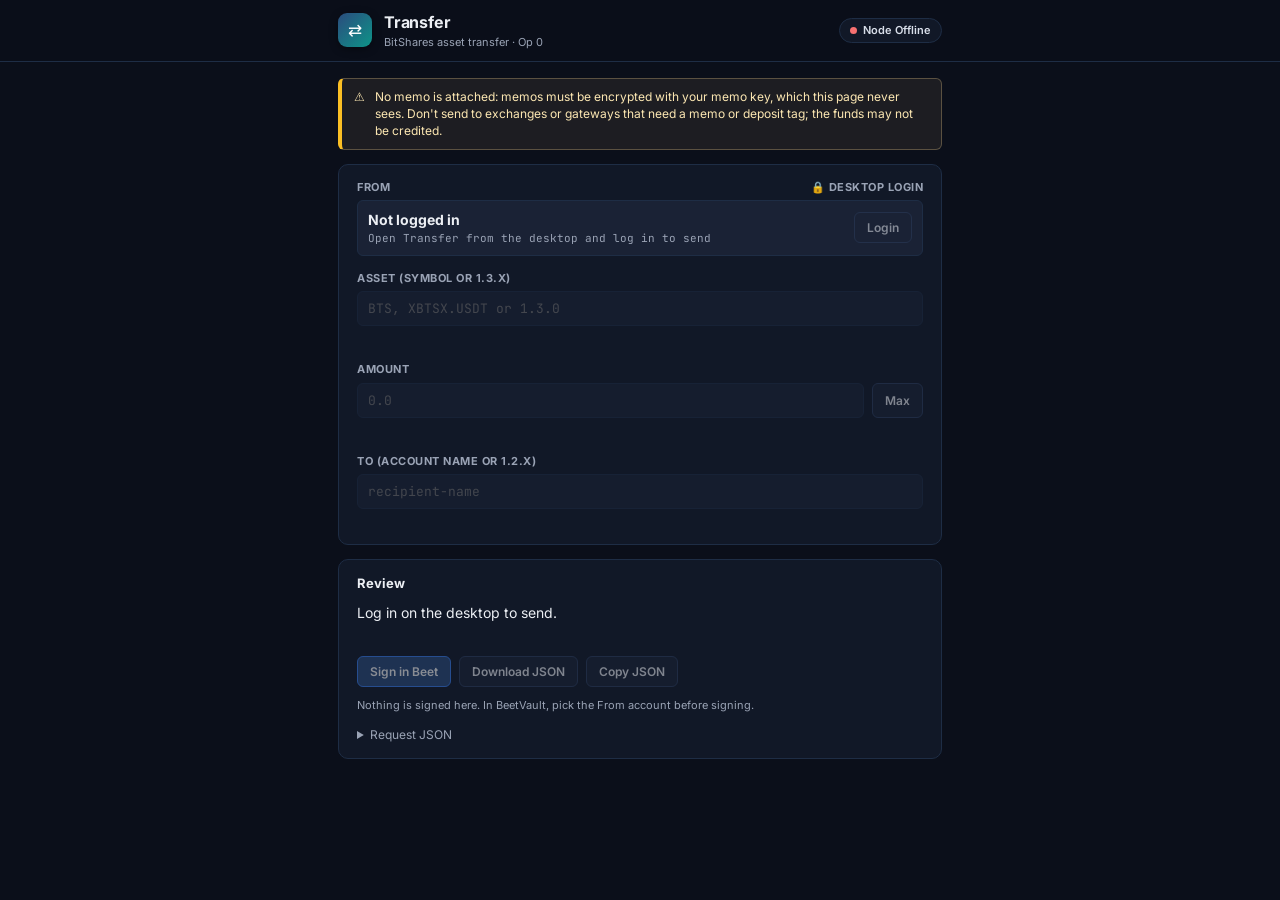
<file: asset-transfer/index.html>
<!DOCTYPE html>
<html lang="en">
<head>
  <meta charset="UTF-8" />
  <meta name="viewport" content="width=device-width, initial-scale=1.0" />
  <link rel="stylesheet" href="../shared/fonts.css">
  <title>Transfer - BitShares Asset Transfer (Op 0)</title>
  <style>
    *, *::before, *::after { box-sizing: border-box; margin: 0; padding: 0; }
    :root {
      --bg: #0b0f1a;
      --surface: #111827;
      --surface2: #1a2235;
      --surface3: #212c45;
      --border: #1e2d45;
      --border2: #2d3f60;
      --accent: #88c0d0;
      --green: #34d399;
      --red: #f87171;
      --yellow: #fbbf24;
      --text: #eceff4;
      --text-dim: #d8dee9;
      --text-mute: #9aa3b5;
      --mono: var(--font-mono);
      --radius: 10px;
      --radius-sm: 6px;
      --tr: 180ms ease;
    }

    body {
      font-family: var(--font-ui);
      background: var(--bg);
      color: var(--text);
      min-height: 100vh;
      line-height: 1.5;
      -webkit-font-smoothing: antialiased;
    }

    .wrap { max-width: 640px; margin: 0 auto; padding: 16px 18px; }

    /* Header */
    header {
      border-bottom: 1px solid var(--border);
      padding: 10px 0;
      background: rgba(11, 15, 26, 0.94);
      position: sticky; top: 0; z-index: 50;
      backdrop-filter: blur(10px);
    }
    .header-inner { display: flex; align-items: center; justify-content: space-between; gap: 12px; }
    .brand { display: flex; align-items: center; gap: 12px; }
    .brand-icon {
      width: 34px; height: 34px;
      background: linear-gradient(135deg, #2b4c7e 0%, #0d9488 100%);
      border-radius: 9px;
      display: flex; align-items: center; justify-content: center;
      font-size: 17px; color: #fff; flex-shrink: 0;
      box-shadow: 0 2px 8px rgba(0,0,0,0.4);
    }
    .brand-name { font-size: 16px; font-weight: 700; letter-spacing: -0.2px; }
    .brand-sub { font-size: 11px; color: var(--text-mute); }
    .status-pill {
      display: flex; align-items: center; gap: 6px;
      font-size: 11px; font-weight: 600; color: var(--text-dim);
      background: var(--surface); border: 1px solid var(--border);
      border-radius: 20px; padding: 3px 10px;
    }
    .status-dot { width: 7px; height: 7px; border-radius: 50%; background: var(--text-mute); }
    .status-pill.connected .status-dot { background: var(--green); box-shadow: 0 0 6px var(--green); }
    .status-pill.connecting .status-dot { background: var(--yellow); }
    .status-pill.offline .status-dot { background: var(--red); }

    .card {
      background: var(--surface);
      border: 1px solid var(--border);
      border-radius: var(--radius);
      padding: 14px 18px;
      margin-bottom: 14px;
    }

    /* Form */
    .field { display: flex; flex-direction: column; gap: 5px; margin-bottom: 14px; }
    .field:last-child { margin-bottom: 0; }
    .label {
      font-size: 11px; font-weight: 700; text-transform: uppercase; letter-spacing: 0.5px;
      color: var(--text-mute);
      display: flex; justify-content: space-between; gap: 8px;
    }
    .label .avail { text-transform: none; letter-spacing: normal; font-weight: 600; font-family: var(--mono); color: var(--text-dim); }
    .row { display: flex; gap: 8px; align-items: stretch; }
    input[type=text] {
      flex: 1; min-width: 0;
      background: var(--surface2);
      border: 1px solid var(--border);
      border-radius: var(--radius-sm);
      color: var(--text);
      font-family: var(--mono);
      font-size: 13px;
      padding: 8px 10px;
      outline: none;
    }
    input[type=text]:focus { border-color: var(--accent); }
    input[type=text]:disabled { opacity: 0.5; }
    input.bad { border-color: var(--red); }
    .resolved { font-size: 11px; font-family: var(--mono); color: var(--text-mute); min-height: 16px; }
    .resolved.ok { color: var(--green); }
    .resolved.err { color: var(--red); }

    .from-box {
      display: flex; align-items: center; justify-content: space-between; gap: 10px;
      background: var(--surface2);
      border: 1px solid var(--border);
      border-radius: var(--radius-sm);
      padding: 8px 10px;
    }
    .from-name { font-size: 14px; font-weight: 700; }
    .from-id { font-size: 11px; font-family: var(--mono); color: var(--text-mute); }
    .lock { font-size: 11px; color: var(--text-mute); }

    /* Buttons */
    .btn {
      font-family: inherit;
      font-size: 12px; font-weight: 600;
      display: inline-flex; align-items: center; justify-content: center; gap: 6px;
      padding: 7px 12px;
      border-radius: var(--radius-sm);
      border: 1px solid var(--border2);
      background: var(--surface2);
      color: var(--text);
      cursor: pointer;
      transition: var(--tr);
      white-space: nowrap;
    }
    .btn:hover:not(:disabled) { background: var(--surface3); border-color: var(--accent); color: #fff; }
    .btn:active:not(:disabled) { transform: scale(0.98); }
    .btn:disabled { opacity: 0.5; cursor: not-allowed; }
    .btn-primary { background: #2b4c7e; border-color: #3b82f6; color: #fff; }
    .btn-primary:hover:not(:disabled) { background: #3b82f6; }
    .actions { display: flex; flex-wrap: wrap; gap: 8px; margin-top: 12px; }

    .warning-banner {
      background: rgba(235, 203, 139, 0.08);
      border: 1px solid rgba(235, 203, 139, 0.3);
      border-left: 4px solid var(--yellow);
      border-radius: var(--radius-sm);
      padding: 9px 12px;
      margin-bottom: 14px;
      font-size: 12px; line-height: 1.45;
      color: #fce7b2;
      display: flex; align-items: flex-start; gap: 10px;
    }

    /* Review */
    .review-title { font-size: 13px; font-weight: 700; margin-bottom: 8px; }
    .summary { font-size: 14px; line-height: 1.6; }
    .summary strong { color: var(--accent); }
    .summary .mono { font-family: var(--mono); font-size: 12px; color: var(--text-mute); }
    .kv { display: grid; grid-template-columns: max-content 1fr; gap: 3px 14px; margin-top: 10px; font-size: 12px; }
    .kv dt { color: var(--text-mute); }
    .kv dd { font-family: var(--mono); color: var(--text-dim); word-break: break-all; }
    .msgs { list-style: none; margin-top: 10px; font-size: 12px; display: flex; flex-direction: column; gap: 4px; }
    .msgs li.err { color: var(--red); }
    .msgs li.err::before { content: "✕ "; }
    .msgs li.warn { color: var(--yellow); }
    .msgs li.warn::before { content: "⚠ "; }
    .hint { font-size: 11px; color: var(--text-mute); margin-top: 10px; }
    details { margin-top: 12px; }
    summary { cursor: pointer; font-size: 12px; color: var(--text-mute); }
    pre {
      margin-top: 8px;
      background: var(--surface2);
      border: 1px solid var(--border);
      border-radius: var(--radius-sm);
      padding: 10px;
      font-family: var(--mono);
      font-size: 11px;
      color: var(--text-dim);
      max-height: 260px;
      overflow: auto;
      white-space: pre-wrap;
      word-break: break-all;
    }
  </style>
</head>
<body>
  <header>
    <div class="wrap header-inner" style="padding-top:0;padding-bottom:0">
      <div class="brand">
        <div class="brand-icon">⇄</div>
        <div>
          <div class="brand-name">Transfer</div>
          <div class="brand-sub">BitShares asset transfer · Op 0</div>
        </div>
      </div>
      <div class="status-pill connecting" id="node-pill"><span class="status-dot"></span><span id="node-text">Connecting...</span></div>
    </div>
  </header>

  <main class="wrap">
    <div class="warning-banner">
      <span>⚠</span>
      <span>No memo is attached: memos must be encrypted with your memo key, which this page never sees.
        Don't send to exchanges or gateways that need a memo or deposit tag; the funds may not be credited.</span>
    </div>

    <section class="card">
      <div class="field">
        <div class="label"><span>From</span><span class="lock">🔒 desktop login</span></div>
        <div class="from-box">
          <div>
            <div class="from-name" id="from-name">Not logged in</div>
            <div class="from-id" id="from-id">Log in on the desktop to send</div>
          </div>
          <button class="btn" id="btn-login" type="button">Login</button>
        </div>
      </div>

      <div class="field">
        <label class="label" for="in-asset"><span>Asset (symbol or 1.3.x)</span><span class="avail" id="avail"></span></label>
        <input type="text" id="in-asset" list="asset-list" placeholder="BTS, XBTSX.USDT or 1.3.0" autocomplete="off" spellcheck="false" />
        <datalist id="asset-list"></datalist>
        <div class="resolved" id="asset-out"></div>
      </div>

      <div class="field">
        <label class="label" for="in-amount"><span>Amount</span></label>
        <div class="row">
          <input type="text" id="in-amount" inputmode="decimal" placeholder="0.0" autocomplete="off" spellcheck="false" />
          <button class="btn" id="btn-max" type="button" disabled>Max</button>
        </div>
        <div class="resolved" id="amount-out"></div>
      </div>

      <div class="field">
        <label class="label" for="in-to"><span>To (account name or 1.2.x)</span></label>
        <input type="text" id="in-to" placeholder="recipient-name" autocomplete="off" spellcheck="false" />
        <div class="resolved" id="to-out"></div>
      </div>
    </section>

    <section class="card">
      <div class="review-title">Review</div>
      <div class="summary" id="summary">Fill in the asset, amount and recipient.</div>
      <dl class="kv" id="review-kv" hidden></dl>
      <ul class="msgs" id="msgs"></ul>
      <div class="actions">
        <button class="btn btn-primary" id="btn-sign" type="button" disabled>Sign in Beet</button>
        <button class="btn" id="btn-download" type="button" disabled>Download JSON</button>
        <button class="btn" id="btn-copy" type="button" disabled>Copy JSON</button>
      </div>
      <div class="hint" id="signer-hint">Nothing is signed here. In BeetVault, pick the From account before signing.</div>
      <details>
        <summary>Request JSON</summary>
        <pre id="json-preview">—</pre>
      </details>
    </section>
  </main>

  <script src="../shared/b95-bridge.js"></script>
  <script src="../shared/beetvault.js"></script>
  <script src="transfer-engine.js"></script>
  <script>
    const T = window.TransferEngine;
    const $ = (id) => document.getElementById(id);
    const REBUILD_AFTER_MS = 10 * 60 * 1000; // rebuild before use so the hour-long expiration stays fresh

    const state = {
      from: null,          // { name, id } from the desktop login
      asset: null,         // chain asset object
      to: null,            // chain account object
      balances: {},        // asset id → BigInt held by `from`
      fee: null,           // BigInt BTS units, or null
      request: null,
      requestUnits: null,
      requestBuiltAt: 0,
    };
    const assetCache = {}; // id → asset object
    let assetSeq = 0, toSeq = 0, buildSeq = 0, balanceSeq = 0;

    const setOut = (id, text, cls = '') => { const el = $(id); el.textContent = text; el.className = 'resolved' + (cls ? ' ' + cls : ''); };
    const fmt = (units, asset) => `${T.formatAmount(units, asset.precision)} ${asset.symbol}`;
    const debounce = (fn, ms) => { let t; return (...a) => { clearTimeout(t); t = setTimeout(() => fn(...a), ms); }; };

    function cacheAssets(list) {
      (list || []).forEach(a => { if (a && a.id) assetCache[a.id] = a; });
    }

    // ── Node pill ───────────────────────────────────────────────
    function updateNodeStatus(node) {
      if (!node) return;
      const pill = $('node-pill');
      pill.className = 'status-pill';
      if (node.status === 'online') {
        pill.classList.add('connected');
        $('node-text').textContent = `Node: ${node.latencyMs ? node.latencyMs + 'ms' : 'Online'}`;
      } else if (node.status === 'connecting') {
        pill.classList.add('connecting');
        $('node-text').textContent = 'Connecting...';
      } else if (node.status === 'standalone') {
        pill.classList.add('connected');
        $('node-text').textContent = 'Standalone';
      } else {
        pill.classList.add('offline');
        $('node-text').textContent = 'Node Offline';
      }
    }

    // ── From (locked to the desktop login) ──────────────────────
    function setFrom(account) {
      const same = state.from && account && state.from.id === account.id;
      state.from = account && account.id ? { name: account.name, id: account.id } : null;
      $('from-name').textContent = state.from ? state.from.name : 'Not logged in';
      $('from-id').textContent = state.from ? state.from.id : (B95.embedded ? 'Log in on the desktop to send' : 'Open Transfer from the desktop and log in to send');
      $('btn-login').textContent = state.from ? 'Change' : 'Login';
      $('btn-login').disabled = !B95.embedded;
      ['in-asset', 'in-amount', 'in-to'].forEach(id => { $(id).disabled = !state.from; });
      if (same) return; // context updates (node latency etc.) keep a built request
      state.balances = {};
      loadBalances();
      recompute();
    }

    // All non-zero balances of `from`; held assets head the asset suggestions
    async function loadBalances() {
      const seq = ++balanceSeq;
      if (!state.from) { renderAssetList([]); return; }
      try {
        const bals = await B95.rpc('get_account_balances', [state.from.id, []]);
        if (seq !== balanceSeq) return;
        const held = {};
        (bals || []).forEach(b => { held[b.asset_id] = BigInt(b.amount); });
        const missing = Object.keys(held).filter(id => !assetCache[id]);
        if (missing.length) cacheAssets(await B95.rpc('get_objects', [missing]));
        if (seq !== balanceSeq) return;
        state.balances = held;
        renderAssetList(Object.keys(held).filter(id => held[id] > 0n && assetCache[id]));
      } catch (err) {
        if (seq === balanceSeq) setOut('asset-out', `Couldn't load balances: ${err.message}`, 'err');
      }
      recompute();
    }

    let suggestionIds = [];
    function renderAssetList(heldIds) {
      const list = $('asset-list');
      list.textContent = '';
      const ids = [...new Set([...(heldIds || []), ...suggestionIds])];
      ids.forEach(id => {
        const a = assetCache[id];
        if (!a) return;
        const opt = document.createElement('option');
        opt.value = a.symbol;
        const bal = state.balances[id];
        opt.label = bal ? `${T.formatAmount(bal, a.precision)} held · ${a.id}` : a.id;
        list.appendChild(opt);
      });
    }
    const heldIds = () => Object.keys(state.balances).filter(id => state.balances[id] > 0n && assetCache[id]);

    // ── Asset: symbol or ID → asset object ──────────────────────
    async function resolveAsset() {
      const seq = ++assetSeq;
      const parsed = T.parseAssetInput($('in-asset').value);
      state.asset = null;
      if (!$('in-asset').value.trim()) { setOut('asset-out', ''); recompute(); return; }
      if (!parsed) { setOut('asset-out', 'Not a valid asset symbol or 1.3.x ID', 'err'); recompute(); return; }
      setOut('asset-out', 'Looking up…');
      try {
        const [found] = await B95.rpc('lookup_asset_symbols', [[parsed.key]]);
        if (seq !== assetSeq) return;
        if (!found) {
          setOut('asset-out', `No asset "${parsed.key}" on BitShares`, 'err');
          if (parsed.kind === 'symbol') suggestAssets(parsed.key, seq);
        } else {
          cacheAssets([found]);
          state.asset = found;
          setOut('asset-out', `✓ ${found.symbol} · ${found.id} · precision ${found.precision}`, 'ok');
          loadBalances(); // keeps Available current after earlier sends
        }
      } catch (err) {
        if (seq === assetSeq) setOut('asset-out', `Lookup failed: ${err.message}`, 'err');
      }
      recompute();
    }

    // Symbols starting with what was typed, for the datalist
    async function suggestAssets(prefix, seq) {
      try {
        const list = await B95.rpc('list_assets', [prefix, 10]);
        if (seq !== assetSeq) return;
        const matches = (list || []).filter(a => a.symbol.startsWith(prefix));
        cacheAssets(matches);
        suggestionIds = matches.map(a => a.id);
        renderAssetList(heldIds());
        if (matches.length) setOut('asset-out', `No asset "${prefix}". Did you mean ${matches.slice(0, 3).map(a => a.symbol).join(', ')}?`, 'err');
      } catch (_) { /* suggestions are optional */ }
    }

    // ── Recipient: name or ID → account object ──────────────────
    async function resolveTo() {
      const seq = ++toSeq;
      const text = $('in-to').value.trim();
      state.to = null;
      if (!text) { setOut('to-out', ''); recompute(); return; }
      setOut('to-out', 'Looking up…');
      try {
        const acc = await B95.resolveAccount(text);
        if (seq !== toSeq) return;
        state.to = acc;
        setOut('to-out', `✓ ${acc.name} · ${acc.id}`, 'ok');
      } catch (err) {
        if (seq === toSeq) setOut('to-out', err.message, 'err');
      }
      recompute();
    }

    async function loadFee() {
      try {
        state.fee = T.transferFee(await B95.rpc('get_global_properties', []));
      } catch (_) {
        state.fee = null;
      }
      recompute();
    }

    // ── Derive amount, checks and the request ───────────────────
    function clearRequest() {
      buildSeq++;
      state.request = null;
      ['btn-sign', 'btn-download', 'btn-copy'].forEach(id => { $(id).disabled = true; });
      $('json-preview').textContent = '—';
    }

    function recompute() {
      clearRequest();
      const { from, asset, to, fee } = state;

      // Available balance and Max
      const bal = asset ? (state.balances[asset.id] || 0n) : null;
      $('avail').textContent = asset && from ? `Available: ${fmt(bal, asset)}` : '';
      $('btn-max').disabled = !asset || !from || T.maxSendable(bal, asset.id, fee) <= 0n;

      // Amount, read against the current asset's precision every time
      let units = null;
      const amountText = $('in-amount').value;
      $('in-amount').classList.remove('bad');
      if (!amountText.trim()) {
        setOut('amount-out', '');
      } else if (!asset) {
        setOut('amount-out', 'Choose an asset first');
      } else {
        const r = T.parseAmount(amountText, asset.precision);
        if (r.ok) {
          units = r.units;
          setOut('amount-out', `= ${units} units of ${asset.symbol} (precision ${asset.precision})`, 'ok');
        } else {
          $('in-amount').classList.add('bad');
          setOut('amount-out', r.error, 'err');
        }
      }

      const msgs = $('msgs');
      msgs.textContent = '';
      const kv = $('review-kv');
      if (!from || !asset || !to || units == null) {
        $('summary').textContent = from ? 'Fill in the asset, amount and recipient.' : 'Log in on the desktop to send.';
        kv.hidden = true;
        return;
      }

      const { errors, warnings } = T.checkTransfer({
        from, to, asset, units, balance: bal, coreBalance: state.balances[T.CORE_ASSET_ID] || 0n, fee
      });
      errors.forEach(m => addMsg(m, 'err'));
      warnings.forEach(m => addMsg(m, 'warn'));

      $('summary').innerHTML = '';
      $('summary').append('Send ', strong(fmt(units, asset)), ' from ', strong(from.name), ' to ', strong(to.name));
      kv.hidden = false;
      kv.innerHTML = '';
      [
        ['from', from.id],
        ['to', to.id],
        ['asset_id', `${asset.id} (${asset.symbol}, precision ${asset.precision})`],
        ['amount', `${units} units`],
        ['network fee', fee != null ? `~${T.formatAmount(fee, 5)} BTS (BeetVault sets it)` : 'set by BeetVault'],
      ].forEach(([k, v]) => {
        const dt = document.createElement('dt'); dt.textContent = k;
        const dd = document.createElement('dd'); dd.textContent = v;
        kv.append(dt, dd);
      });
      $('signer-hint').textContent = `Nothing is signed here. In BeetVault, pick ${from.name} (${from.id}) before signing.`;

      if (!errors.length) buildRequest(units);
    }

    function addMsg(text, cls) {
      const li = document.createElement('li');
      li.className = cls;
      li.textContent = text;
      $('msgs').appendChild(li);
    }
    function strong(text) { const s = document.createElement('strong'); s.textContent = text; return s; }

    async function buildRequest(units) {
      const seq = buildSeq;
      const { from, to, asset } = state;
      let chainTime = new Date();
      try {
        const dgp = await B95.rpc('get_dynamic_global_properties', []);
        if (dgp && dgp.time) chainTime = dgp.time;
      } catch (_) { /* fall back to this clock */ }
      if (seq !== buildSeq) return; // inputs changed while waiting
      const op = T.buildTransferOp({ from: from.id, to: to.id, assetId: asset.id, units });
      state.request = BeetVault.buildRequest([op], { appName: 'Transfer', expiration: BeetVault.expirationFrom(chainTime) });
      state.requestUnits = units;
      state.requestBuiltAt = Date.now();
      state.requestLabel = `${asset.symbol}_${to.name}`;
      $('json-preview').textContent = BeetVault.requestJson(state.request);
      ['btn-sign', 'btn-download', 'btn-copy'].forEach(id => { $(id).disabled = false; });
    }

    // A request left on screen for a while is rebuilt first so its expiration is fresh
    async function freshRequest() {
      if (state.request && Date.now() - state.requestBuiltAt > REBUILD_AFTER_MS) {
        await buildRequest(state.requestUnits);
      }
      return state.request;
    }

    // ── Events ──────────────────────────────────────────────────
    const resolveAssetSoon = debounce(resolveAsset, 350);
    const resolveToSoon = debounce(resolveTo, 400);

    $('in-asset').addEventListener('input', () => { state.asset = null; recompute(); resolveAssetSoon(); });
    $('in-to').addEventListener('input', () => { state.to = null; recompute(); resolveToSoon(); });
    $('in-amount').addEventListener('input', recompute);

    $('btn-max').addEventListener('click', () => {
      const { asset } = state;
      if (!asset) return;
      $('in-amount').value = T.formatAmount(T.maxSendable(state.balances[asset.id] || 0n, asset.id, state.fee), asset.precision);
      recompute();
    });

    $('btn-login').addEventListener('click', () => B95.login());

    $('btn-sign').addEventListener('click', async () => {
      const request = await freshRequest();
      if (!request || !BeetVault.launchDeeplink(request)) return;
      B95.notify('Transfer', 'Sent the transfer to your Beet wallet for signing.');
    });

    $('btn-download').addEventListener('click', async () => {
      const request = await freshRequest();
      if (!request) return;
      BeetVault.downloadRequest(request, `transfer_${state.requestLabel}_${Date.now()}.json`, { signer: state.from && state.from.name });
    });

    $('btn-copy').addEventListener('click', async () => {
      const request = await freshRequest();
      if (!request) return;
      try {
        await navigator.clipboard.writeText(BeetVault.requestJson(request));
        $('btn-copy').textContent = 'Copied';
        setTimeout(() => { $('btn-copy').textContent = 'Copy JSON'; }, 1500);
      } catch (_) {
        B95.notify('Transfer', 'Clipboard unavailable; use Download JSON.');
      }
    });

    // ── Boot ────────────────────────────────────────────────────
    let feeLoaded = false;
    B95.onContext(({ account, node }) => {
      updateNodeStatus(node);
      setFrom(account);
      if (!feeLoaded && node && (node.status === 'online' || node.status === 'standalone')) {
        feeLoaded = true;
        loadFee();
      }
    });
  </script>
</body>
</html>
</file>
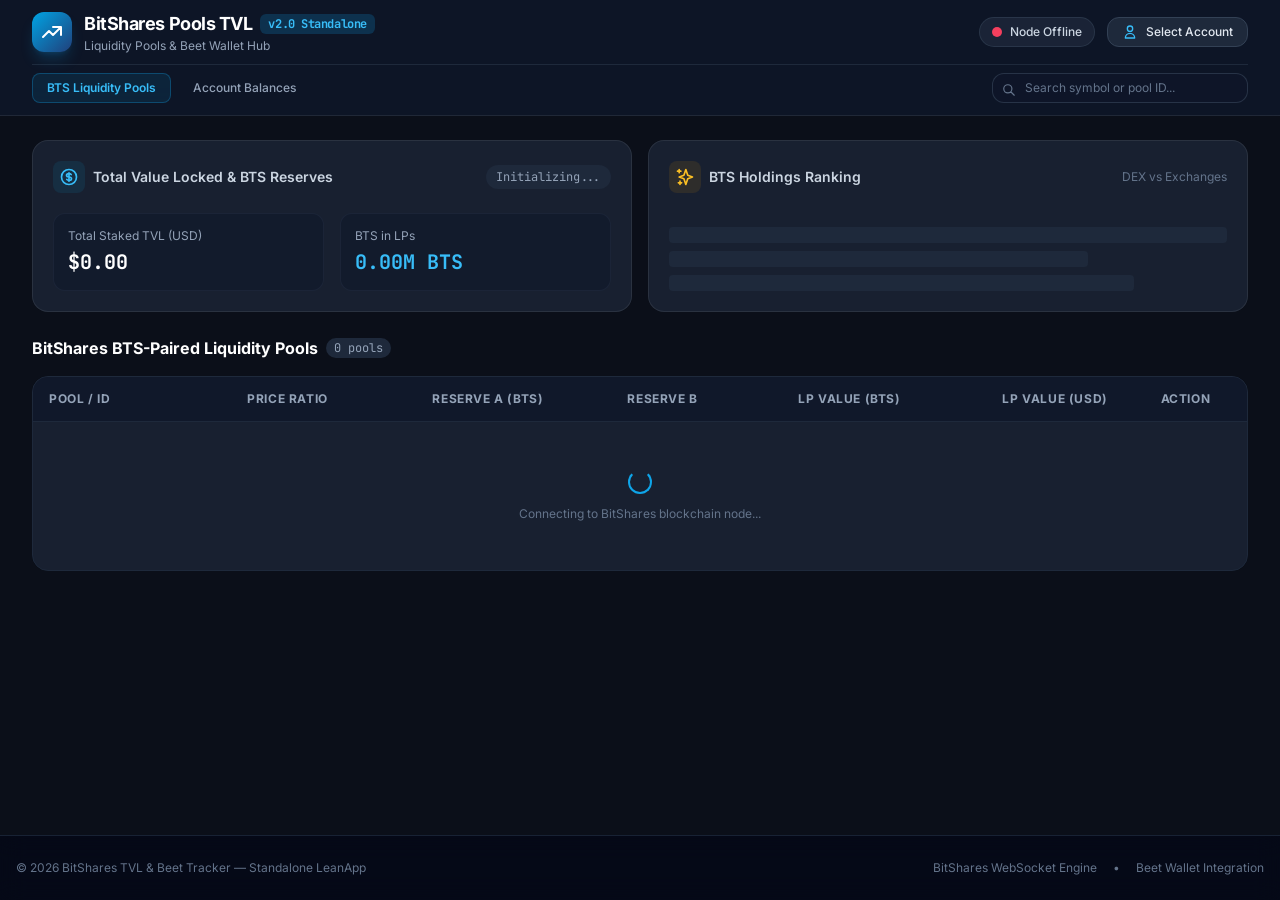
<file: beet-pools-tracker/index.html>
<!DOCTYPE html>
<html lang="en" class="dark">
<head>
  <meta charset="UTF-8">
  <meta name="viewport" content="width=device-width, initial-scale=1.0">
  <link rel="stylesheet" href="../shared/fonts.css">
  <title>BitShares Pools TVL & Beet Tracker</title>
  <meta name="description" content="Real-time BitShares Liquidity Pools TVL, LP Valuations, Credit Offers, and Beet Wallet Swap interface.">
  <style>
    body {
      background-color: #0b0f19;
      color: #f8fafc;
      font-family: var(--font-ui);
      min-height: 100vh;
    }
    .glass-card {
      background: rgba(30, 41, 59, 0.7);
      backdrop-filter: blur(12px);
      -webkit-backdrop-filter: blur(12px);
      border: 1px solid rgba(255, 255, 255, 0.08);
    }
    .glass-nav {
      background: rgba(15, 23, 42, 0.85);
      backdrop-filter: blur(16px);
      border-bottom: 1px solid rgba(255, 255, 255, 0.08);
    }
    .glow-primary {
      box-shadow: 0 0 25px -5px rgba(0, 164, 228, 0.3);
    }
    .badge-gradient {
      background: linear-gradient(135deg, #00A4E4 0%, #20407B 100%);
    }
    ::-webkit-scrollbar {
      width: 6px;
      height: 6px;
    }
    ::-webkit-scrollbar-track {
      background: #0f172a;
    }
    ::-webkit-scrollbar-thumb {
      background: #334155;
      border-radius: 3px;
    }
    ::-webkit-scrollbar-thumb:hover {
      background: #00A4E4;
    }
  </style>
  <style>
    /* Pre-compiled Tailwind CSS v3.4.17 (with Preflight; no runtime dependency). It replaces Tailwind's
       Play CDN script and sits last in <head>, where that script put its styles.
       Rebuild after changing classes: npx tailwindcss@3.4.17 --minify with content: [this file], darkMode: 'class', colors.bitshares { primary #00A4E4, secondary #20407B, accent #38bdf8, dark #0f172a, card #1e293b, border #334155 },
       fontFamily: { sans: ["var(--font-ui)"], mono: ["var(--font-mono)"] } (shared/fonts.css). */
    *,:after,:before{--tw-border-spacing-x:0;--tw-border-spacing-y:0;--tw-translate-x:0;--tw-translate-y:0;--tw-rotate:0;--tw-skew-x:0;--tw-skew-y:0;--tw-scale-x:1;--tw-scale-y:1;--tw-pan-x: ;--tw-pan-y: ;--tw-pinch-zoom: ;--tw-scroll-snap-strictness:proximity;--tw-gradient-from-position: ;--tw-gradient-via-position: ;--tw-gradient-to-position: ;--tw-ordinal: ;--tw-slashed-zero: ;--tw-numeric-figure: ;--tw-numeric-spacing: ;--tw-numeric-fraction: ;--tw-ring-inset: ;--tw-ring-offset-width:0px;--tw-ring-offset-color:#fff;--tw-ring-color:rgba(59,130,246,.5);--tw-ring-offset-shadow:0 0 #0000;--tw-ring-shadow:0 0 #0000;--tw-shadow:0 0 #0000;--tw-shadow-colored:0 0 #0000;--tw-blur: ;--tw-brightness: ;--tw-contrast: ;--tw-grayscale: ;--tw-hue-rotate: ;--tw-invert: ;--tw-saturate: ;--tw-sepia: ;--tw-drop-shadow: ;--tw-backdrop-blur: ;--tw-backdrop-brightness: ;--tw-backdrop-contrast: ;--tw-backdrop-grayscale: ;--tw-backdrop-hue-rotate: ;--tw-backdrop-invert: ;--tw-backdrop-opacity: ;--tw-backdrop-saturate: ;--tw-backdrop-sepia: ;--tw-contain-size: ;--tw-contain-layout: ;--tw-contain-paint: ;--tw-contain-style: }::backdrop{--tw-border-spacing-x:0;--tw-border-spacing-y:0;--tw-translate-x:0;--tw-translate-y:0;--tw-rotate:0;--tw-skew-x:0;--tw-skew-y:0;--tw-scale-x:1;--tw-scale-y:1;--tw-pan-x: ;--tw-pan-y: ;--tw-pinch-zoom: ;--tw-scroll-snap-strictness:proximity;--tw-gradient-from-position: ;--tw-gradient-via-position: ;--tw-gradient-to-position: ;--tw-ordinal: ;--tw-slashed-zero: ;--tw-numeric-figure: ;--tw-numeric-spacing: ;--tw-numeric-fraction: ;--tw-ring-inset: ;--tw-ring-offset-width:0px;--tw-ring-offset-color:#fff;--tw-ring-color:rgba(59,130,246,.5);--tw-ring-offset-shadow:0 0 #0000;--tw-ring-shadow:0 0 #0000;--tw-shadow:0 0 #0000;--tw-shadow-colored:0 0 #0000;--tw-blur: ;--tw-brightness: ;--tw-contrast: ;--tw-grayscale: ;--tw-hue-rotate: ;--tw-invert: ;--tw-saturate: ;--tw-sepia: ;--tw-drop-shadow: ;--tw-backdrop-blur: ;--tw-backdrop-brightness: ;--tw-backdrop-contrast: ;--tw-backdrop-grayscale: ;--tw-backdrop-hue-rotate: ;--tw-backdrop-invert: ;--tw-backdrop-opacity: ;--tw-backdrop-saturate: ;--tw-backdrop-sepia: ;--tw-contain-size: ;--tw-contain-layout: ;--tw-contain-paint: ;--tw-contain-style: }/*! tailwindcss v3.4.17 | MIT License | https://tailwindcss.com*/*,:after,:before{box-sizing:border-box;border:0 solid #e5e7eb}:after,:before{--tw-content:""}:host,html{line-height:1.5;-webkit-text-size-adjust:100%;-moz-tab-size:4;-o-tab-size:4;tab-size:4;font-family:var(--font-ui);font-feature-settings:normal;font-variation-settings:normal;-webkit-tap-highlight-color:transparent}body{margin:0;line-height:inherit}hr{height:0;color:inherit;border-top-width:1px}abbr:where([title]){-webkit-text-decoration:underline dotted;text-decoration:underline dotted}h1,h2,h3,h4,h5,h6{font-size:inherit;font-weight:inherit}a{color:inherit;text-decoration:inherit}b,strong{font-weight:bolder}code,kbd,pre,samp{font-family:var(--font-mono);font-feature-settings:normal;font-variation-settings:normal;font-size:1em}small{font-size:80%}sub,sup{font-size:75%;line-height:0;position:relative;vertical-align:baseline}sub{bottom:-.25em}sup{top:-.5em}table{text-indent:0;border-color:inherit;border-collapse:collapse}button,input,optgroup,select,textarea{font-family:inherit;font-feature-settings:inherit;font-variation-settings:inherit;font-size:100%;font-weight:inherit;line-height:inherit;letter-spacing:inherit;color:inherit;margin:0;padding:0}button,select{text-transform:none}button,input:where([type=button]),input:where([type=reset]),input:where([type=submit]){-webkit-appearance:button;background-color:transparent;background-image:none}:-moz-focusring{outline:auto}:-moz-ui-invalid{box-shadow:none}progress{vertical-align:baseline}::-webkit-inner-spin-button,::-webkit-outer-spin-button{height:auto}[type=search]{-webkit-appearance:textfield;outline-offset:-2px}::-webkit-search-decoration{-webkit-appearance:none}::-webkit-file-upload-button{-webkit-appearance:button;font:inherit}summary{display:list-item}blockquote,dd,dl,figure,h1,h2,h3,h4,h5,h6,hr,p,pre{margin:0}fieldset{margin:0}fieldset,legend{padding:0}menu,ol,ul{list-style:none;margin:0;padding:0}dialog{padding:0}textarea{resize:vertical}input::-moz-placeholder,textarea::-moz-placeholder{opacity:1;color:#9ca3af}input::placeholder,textarea::placeholder{opacity:1;color:#9ca3af}[role=button],button{cursor:pointer}:disabled{cursor:default}audio,canvas,embed,iframe,img,object,svg,video{display:block;vertical-align:middle}img,video{max-width:100%;height:auto}[hidden]:where(:not([hidden=until-found])){display:none}.container{width:100%}@media (min-width:640px){.container{max-width:640px}}@media (min-width:768px){.container{max-width:768px}}@media (min-width:1024px){.container{max-width:1024px}}@media (min-width:1280px){.container{max-width:1280px}}@media (min-width:1536px){.container{max-width:1536px}}.fixed{position:fixed}.absolute{position:absolute}.relative{position:relative}.sticky{position:sticky}.inset-0{inset:0}.left-2\.5{left:.625rem}.right-4{right:1rem}.top-0{top:0}.top-2\.5{top:.625rem}.top-4{top:1rem}.z-40{z-index:40}.z-50{z-index:50}.mx-auto{margin-left:auto;margin-right:auto}.mb-1{margin-bottom:.25rem}.mb-2{margin-bottom:.5rem}.mb-3{margin-bottom:.75rem}.mb-4{margin-bottom:1rem}.mb-5{margin-bottom:1.25rem}.mt-1{margin-top:.25rem}.mt-12{margin-top:3rem}.mt-2{margin-top:.5rem}.block{display:block}.inline-block{display:inline-block}.flex{display:flex}.inline-flex{display:inline-flex}.table{display:table}.grid{display:grid}.hidden{display:none}.h-10{height:2.5rem}.h-12{height:3rem}.h-16{height:4rem}.h-2\.5{height:.625rem}.h-3\.5{height:.875rem}.h-4{height:1rem}.h-5{height:1.25rem}.h-6{height:1.5rem}.h-8{height:2rem}.h-full{height:100%}.min-h-screen{min-height:100vh}.w-1\/2{width:50%}.w-10{width:2.5rem}.w-12{width:3rem}.w-2\.5{width:.625rem}.w-3\.5{width:.875rem}.w-3\/4{width:75%}.w-4{width:1rem}.w-5{width:1.25rem}.w-5\/6{width:83.333333%}.w-6{width:1.5rem}.w-8{width:2rem}.w-full{width:100%}.max-w-7xl{max-width:80rem}.max-w-md{max-width:28rem}.max-w-sm{max-width:24rem}.flex-grow{flex-grow:1}.border-collapse{border-collapse:collapse}@keyframes ping{75%,to{transform:scale(2);opacity:0}}.animate-ping{animation:ping 1s cubic-bezier(0,0,.2,1) infinite}@keyframes pulse{50%{opacity:.5}}.animate-pulse{animation:pulse 2s cubic-bezier(.4,0,.6,1) infinite}@keyframes spin{to{transform:rotate(1turn)}}.animate-spin{animation:spin 1s linear infinite}.cursor-pointer{cursor:pointer}.select-none{-webkit-user-select:none;-moz-user-select:none;user-select:none}.grid-cols-1{grid-template-columns:repeat(1,minmax(0,1fr))}.grid-cols-2{grid-template-columns:repeat(2,minmax(0,1fr))}.flex-col{flex-direction:column}.flex-wrap{flex-wrap:wrap}.items-center{align-items:center}.justify-center{justify-content:center}.justify-between{justify-content:space-between}.gap-1\.5{gap:.375rem}.gap-2{gap:.5rem}.gap-3{gap:.75rem}.gap-4{gap:1rem}.space-x-1>:not([hidden])~:not([hidden]){--tw-space-x-reverse:0;margin-right:calc(.25rem*var(--tw-space-x-reverse));margin-left:calc(.25rem*(1 - var(--tw-space-x-reverse)))}.space-x-2>:not([hidden])~:not([hidden]){--tw-space-x-reverse:0;margin-right:calc(.5rem*var(--tw-space-x-reverse));margin-left:calc(.5rem*(1 - var(--tw-space-x-reverse)))}.space-x-3>:not([hidden])~:not([hidden]){--tw-space-x-reverse:0;margin-right:calc(.75rem*var(--tw-space-x-reverse));margin-left:calc(.75rem*(1 - var(--tw-space-x-reverse)))}.space-x-4>:not([hidden])~:not([hidden]){--tw-space-x-reverse:0;margin-right:calc(1rem*var(--tw-space-x-reverse));margin-left:calc(1rem*(1 - var(--tw-space-x-reverse)))}.space-y-2>:not([hidden])~:not([hidden]){--tw-space-y-reverse:0;margin-top:calc(.5rem*(1 - var(--tw-space-y-reverse)));margin-bottom:calc(.5rem*var(--tw-space-y-reverse))}.space-y-3>:not([hidden])~:not([hidden]){--tw-space-y-reverse:0;margin-top:calc(.75rem*(1 - var(--tw-space-y-reverse)));margin-bottom:calc(.75rem*var(--tw-space-y-reverse))}.space-y-4>:not([hidden])~:not([hidden]){--tw-space-y-reverse:0;margin-top:calc(1rem*(1 - var(--tw-space-y-reverse)));margin-bottom:calc(1rem*var(--tw-space-y-reverse))}.space-y-6>:not([hidden])~:not([hidden]){--tw-space-y-reverse:0;margin-top:calc(1.5rem*(1 - var(--tw-space-y-reverse)));margin-bottom:calc(1.5rem*var(--tw-space-y-reverse))}.divide-y>:not([hidden])~:not([hidden]){--tw-divide-y-reverse:0;border-top-width:calc(1px*(1 - var(--tw-divide-y-reverse)));border-bottom-width:calc(1px*var(--tw-divide-y-reverse))}.divide-slate-800\/60>:not([hidden])~:not([hidden]){border-color:rgba(30,41,59,.6)}.overflow-hidden{overflow:hidden}.overflow-x-auto{overflow-x:auto}.whitespace-nowrap{white-space:nowrap}.rounded{border-radius:.25rem}.rounded-2xl{border-radius:1rem}.rounded-full{border-radius:9999px}.rounded-lg{border-radius:.5rem}.rounded-md{border-radius:.375rem}.rounded-xl{border-radius:.75rem}.border{border-width:1px}.border-2{border-width:2px}.border-b{border-bottom-width:1px}.border-t{border-top-width:1px}.border-sky-500{--tw-border-opacity:1;border-color:rgb(14 165 233/var(--tw-border-opacity,1))}.border-sky-500\/30{border-color:rgba(14,165,233,.3)}.border-sky-500\/40{border-color:rgba(14,165,233,.4)}.border-slate-700{--tw-border-opacity:1;border-color:rgb(51 65 85/var(--tw-border-opacity,1))}.border-slate-700\/60{border-color:rgba(51,65,85,.6)}.border-slate-700\/70{border-color:rgba(51,65,85,.7)}.border-slate-800{--tw-border-opacity:1;border-color:rgb(30 41 59/var(--tw-border-opacity,1))}.border-slate-800\/80{border-color:rgba(30,41,59,.8)}.border-t-transparent{border-top-color:transparent}.bg-amber-400{--tw-bg-opacity:1;background-color:rgb(251 191 36/var(--tw-bg-opacity,1))}.bg-amber-500{--tw-bg-opacity:1;background-color:rgb(245 158 11/var(--tw-bg-opacity,1))}.bg-amber-500\/10{background-color:rgba(245,158,11,.1)}.bg-black\/70{background-color:rgba(0,0,0,.7)}.bg-emerald-400{--tw-bg-opacity:1;background-color:rgb(52 211 153/var(--tw-bg-opacity,1))}.bg-emerald-500{--tw-bg-opacity:1;background-color:rgb(16 185 129/var(--tw-bg-opacity,1))}.bg-rose-500{--tw-bg-opacity:1;background-color:rgb(244 63 94/var(--tw-bg-opacity,1))}.bg-sky-400{--tw-bg-opacity:1;background-color:rgb(56 189 248/var(--tw-bg-opacity,1))}.bg-sky-500{--tw-bg-opacity:1;background-color:rgb(14 165 233/var(--tw-bg-opacity,1))}.bg-sky-500\/10{background-color:rgba(14,165,233,.1)}.bg-sky-500\/20{background-color:rgba(14,165,233,.2)}.bg-slate-800{--tw-bg-opacity:1;background-color:rgb(30 41 59/var(--tw-bg-opacity,1))}.bg-slate-800\/80{background-color:rgba(30,41,59,.8)}.bg-slate-900{--tw-bg-opacity:1;background-color:rgb(15 23 42/var(--tw-bg-opacity,1))}.bg-slate-900\/50{background-color:rgba(15,23,42,.5)}.bg-slate-900\/60{background-color:rgba(15,23,42,.6)}.bg-slate-900\/80{background-color:rgba(15,23,42,.8)}.bg-slate-900\/90{background-color:rgba(15,23,42,.9)}.bg-slate-950{--tw-bg-opacity:1;background-color:rgb(2 6 23/var(--tw-bg-opacity,1))}.bg-slate-950\/60{background-color:rgba(2,6,23,.6)}.bg-gradient-to-r{background-image:linear-gradient(to right,var(--tw-gradient-stops))}.from-emerald-500{--tw-gradient-from:#10b981 var(--tw-gradient-from-position);--tw-gradient-to:rgba(16,185,129,0) var(--tw-gradient-to-position);--tw-gradient-stops:var(--tw-gradient-from),var(--tw-gradient-to)}.from-sky-500{--tw-gradient-from:#0ea5e9 var(--tw-gradient-from-position);--tw-gradient-to:rgba(14,165,233,0) var(--tw-gradient-to-position);--tw-gradient-stops:var(--tw-gradient-from),var(--tw-gradient-to)}.to-blue-600{--tw-gradient-to:#2563eb var(--tw-gradient-to-position)}.to-teal-600{--tw-gradient-to:#0d9488 var(--tw-gradient-to-position)}.p-2{padding:.5rem}.p-3\.5{padding:.875rem}.p-5{padding:1.25rem}.p-6{padding:1.5rem}.px-2{padding-left:.5rem;padding-right:.5rem}.px-2\.5{padding-left:.625rem;padding-right:.625rem}.px-3{padding-left:.75rem;padding-right:.75rem}.px-3\.5{padding-left:.875rem;padding-right:.875rem}.px-4{padding-left:1rem;padding-right:1rem}.py-0\.5{padding-top:.125rem;padding-bottom:.125rem}.py-1{padding-top:.25rem;padding-bottom:.25rem}.py-1\.5{padding-top:.375rem;padding-bottom:.375rem}.py-10{padding-top:2.5rem;padding-bottom:2.5rem}.py-12{padding-top:3rem;padding-bottom:3rem}.py-2{padding-top:.5rem;padding-bottom:.5rem}.py-2\.5{padding-top:.625rem;padding-bottom:.625rem}.py-3{padding-top:.75rem;padding-bottom:.75rem}.py-3\.5{padding-top:.875rem;padding-bottom:.875rem}.py-6{padding-top:1.5rem;padding-bottom:1.5rem}.py-8{padding-top:2rem;padding-bottom:2rem}.pb-3{padding-bottom:.75rem}.pb-4{padding-bottom:1rem}.pl-8{padding-left:2rem}.pr-3{padding-right:.75rem}.pt-1{padding-top:.25rem}.pt-2{padding-top:.5rem}.pt-3{padding-top:.75rem}.text-left{text-align:left}.text-center{text-align:center}.text-right{text-align:right}.font-mono{font-family:var(--font-mono)}.font-sans{font-family:var(--font-ui)}.text-\[10px\]{font-size:10px}.text-base{font-size:1rem;line-height:1.5rem}.text-lg{font-size:1.125rem;line-height:1.75rem}.text-sm{font-size:.875rem;line-height:1.25rem}.text-xl{font-size:1.25rem;line-height:1.75rem}.text-xs{font-size:.75rem;line-height:1rem}.font-bold{font-weight:700}.font-medium{font-weight:500}.font-normal{font-weight:400}.font-semibold{font-weight:600}.uppercase{text-transform:uppercase}.tracking-tight{letter-spacing:-.025em}.tracking-wider{letter-spacing:.05em}.text-amber-400{--tw-text-opacity:1;color:rgb(251 191 36/var(--tw-text-opacity,1))}.text-emerald-400{--tw-text-opacity:1;color:rgb(52 211 153/var(--tw-text-opacity,1))}.text-rose-400{--tw-text-opacity:1;color:rgb(251 113 133/var(--tw-text-opacity,1))}.text-sky-400{--tw-text-opacity:1;color:rgb(56 189 248/var(--tw-text-opacity,1))}.text-sky-500{--tw-text-opacity:1;color:rgb(14 165 233/var(--tw-text-opacity,1))}.text-slate-200{--tw-text-opacity:1;color:rgb(226 232 240/var(--tw-text-opacity,1))}.text-slate-300{--tw-text-opacity:1;color:rgb(203 213 225/var(--tw-text-opacity,1))}.text-slate-400{--tw-text-opacity:1;color:rgb(148 163 184/var(--tw-text-opacity,1))}.text-slate-500{--tw-text-opacity:1;color:rgb(100 116 139/var(--tw-text-opacity,1))}.text-slate-600{--tw-text-opacity:1;color:rgb(71 85 105/var(--tw-text-opacity,1))}.text-white{--tw-text-opacity:1;color:rgb(255 255 255/var(--tw-text-opacity,1))}.antialiased{-webkit-font-smoothing:antialiased;-moz-osx-font-smoothing:grayscale}.placeholder-slate-500::-moz-placeholder{--tw-placeholder-opacity:1;color:rgb(100 116 139/var(--tw-placeholder-opacity,1))}.placeholder-slate-500::placeholder{--tw-placeholder-opacity:1;color:rgb(100 116 139/var(--tw-placeholder-opacity,1))}.opacity-75{opacity:.75}.shadow-2xl{--tw-shadow:0 25px 50px -12px rgba(0,0,0,.25);--tw-shadow-colored:0 25px 50px -12px var(--tw-shadow-color)}.shadow-2xl,.shadow-lg{box-shadow:var(--tw-ring-offset-shadow,0 0 #0000),var(--tw-ring-shadow,0 0 #0000),var(--tw-shadow)}.shadow-lg{--tw-shadow:0 10px 15px -3px rgba(0,0,0,.1),0 4px 6px -4px rgba(0,0,0,.1);--tw-shadow-colored:0 10px 15px -3px var(--tw-shadow-color),0 4px 6px -4px var(--tw-shadow-color)}.shadow-emerald-500\/25{--tw-shadow-color:rgba(16,185,129,.25);--tw-shadow:var(--tw-shadow-colored)}.shadow-sky-500\/20{--tw-shadow-color:rgba(14,165,233,.2);--tw-shadow:var(--tw-shadow-colored)}.shadow-sky-500\/25{--tw-shadow-color:rgba(14,165,233,.25);--tw-shadow:var(--tw-shadow-colored)}.blur{--tw-blur:blur(8px)}.blur,.filter{filter:var(--tw-blur) var(--tw-brightness) var(--tw-contrast) var(--tw-grayscale) var(--tw-hue-rotate) var(--tw-invert) var(--tw-saturate) var(--tw-sepia) var(--tw-drop-shadow)}.backdrop-blur-md{--tw-backdrop-blur:blur(12px)}.backdrop-blur-md,.backdrop-blur-sm{-webkit-backdrop-filter:var(--tw-backdrop-blur) var(--tw-backdrop-brightness) var(--tw-backdrop-contrast) var(--tw-backdrop-grayscale) var(--tw-backdrop-hue-rotate) var(--tw-backdrop-invert) var(--tw-backdrop-opacity) var(--tw-backdrop-saturate) var(--tw-backdrop-sepia);backdrop-filter:var(--tw-backdrop-blur) var(--tw-backdrop-brightness) var(--tw-backdrop-contrast) var(--tw-backdrop-grayscale) var(--tw-backdrop-hue-rotate) var(--tw-backdrop-invert) var(--tw-backdrop-opacity) var(--tw-backdrop-saturate) var(--tw-backdrop-sepia)}.backdrop-blur-sm{--tw-backdrop-blur:blur(4px)}.backdrop-filter{-webkit-backdrop-filter:var(--tw-backdrop-blur) var(--tw-backdrop-brightness) var(--tw-backdrop-contrast) var(--tw-backdrop-grayscale) var(--tw-backdrop-hue-rotate) var(--tw-backdrop-invert) var(--tw-backdrop-opacity) var(--tw-backdrop-saturate) var(--tw-backdrop-sepia);backdrop-filter:var(--tw-backdrop-blur) var(--tw-backdrop-brightness) var(--tw-backdrop-contrast) var(--tw-backdrop-grayscale) var(--tw-backdrop-hue-rotate) var(--tw-backdrop-invert) var(--tw-backdrop-opacity) var(--tw-backdrop-saturate) var(--tw-backdrop-sepia)}.transition-all{transition-property:all;transition-timing-function:cubic-bezier(.4,0,.2,1);transition-duration:.15s}.transition-colors{transition-property:color,background-color,border-color,text-decoration-color,fill,stroke;transition-timing-function:cubic-bezier(.4,0,.2,1);transition-duration:.15s}.selection\:bg-sky-500 ::-moz-selection{--tw-bg-opacity:1;background-color:rgb(14 165 233/var(--tw-bg-opacity,1))}.selection\:bg-sky-500 ::selection{--tw-bg-opacity:1;background-color:rgb(14 165 233/var(--tw-bg-opacity,1))}.selection\:text-white ::-moz-selection{--tw-text-opacity:1;color:rgb(255 255 255/var(--tw-text-opacity,1))}.selection\:text-white ::selection{--tw-text-opacity:1;color:rgb(255 255 255/var(--tw-text-opacity,1))}.selection\:bg-sky-500::-moz-selection{--tw-bg-opacity:1;background-color:rgb(14 165 233/var(--tw-bg-opacity,1))}.selection\:bg-sky-500::selection{--tw-bg-opacity:1;background-color:rgb(14 165 233/var(--tw-bg-opacity,1))}.selection\:text-white::-moz-selection{--tw-text-opacity:1;color:rgb(255 255 255/var(--tw-text-opacity,1))}.selection\:text-white::selection{--tw-text-opacity:1;color:rgb(255 255 255/var(--tw-text-opacity,1))}.hover\:bg-sky-400:hover{--tw-bg-opacity:1;background-color:rgb(56 189 248/var(--tw-bg-opacity,1))}.hover\:bg-sky-500\/30:hover{background-color:rgba(14,165,233,.3)}.hover\:bg-slate-700:hover{--tw-bg-opacity:1;background-color:rgb(51 65 85/var(--tw-bg-opacity,1))}.hover\:bg-slate-800\/40:hover{background-color:rgba(30,41,59,.4)}.hover\:bg-slate-800\/60:hover{background-color:rgba(30,41,59,.6)}.hover\:from-emerald-400:hover{--tw-gradient-from:#34d399 var(--tw-gradient-from-position);--tw-gradient-to:rgba(52,211,153,0) var(--tw-gradient-to-position);--tw-gradient-stops:var(--tw-gradient-from),var(--tw-gradient-to)}.hover\:from-sky-400:hover{--tw-gradient-from:#38bdf8 var(--tw-gradient-from-position);--tw-gradient-to:rgba(56,189,248,0) var(--tw-gradient-to-position);--tw-gradient-stops:var(--tw-gradient-from),var(--tw-gradient-to)}.hover\:to-blue-500:hover{--tw-gradient-to:#3b82f6 var(--tw-gradient-to-position)}.hover\:to-teal-500:hover{--tw-gradient-to:#14b8a6 var(--tw-gradient-to-position)}.hover\:text-slate-200:hover{--tw-text-opacity:1;color:rgb(226 232 240/var(--tw-text-opacity,1))}.hover\:text-white:hover{--tw-text-opacity:1;color:rgb(255 255 255/var(--tw-text-opacity,1))}.focus\:border-sky-500:focus{--tw-border-opacity:1;border-color:rgb(14 165 233/var(--tw-border-opacity,1))}.focus\:outline-none:focus{outline:2px solid transparent;outline-offset:2px}.focus\:ring-0:focus{--tw-ring-offset-shadow:var(--tw-ring-inset) 0 0 0 var(--tw-ring-offset-width) var(--tw-ring-offset-color);--tw-ring-shadow:var(--tw-ring-inset) 0 0 0 calc(var(--tw-ring-offset-width)) var(--tw-ring-color);box-shadow:var(--tw-ring-offset-shadow),var(--tw-ring-shadow),var(--tw-shadow,0 0 #0000)}@media (min-width:640px){.sm\:w-64{width:16rem}.sm\:w-auto{width:auto}.sm\:grid-cols-2{grid-template-columns:repeat(2,minmax(0,1fr))}.sm\:flex-row{flex-direction:row}.sm\:space-x-2>:not([hidden])~:not([hidden]){--tw-space-x-reverse:0;margin-right:calc(.5rem*var(--tw-space-x-reverse));margin-left:calc(.5rem*(1 - var(--tw-space-x-reverse)))}.sm\:px-6{padding-left:1.5rem;padding-right:1.5rem}}@media (min-width:768px){.md\:grid-cols-2{grid-template-columns:repeat(2,minmax(0,1fr))}.md\:grid-cols-3{grid-template-columns:repeat(3,minmax(0,1fr))}.md\:flex-row{flex-direction:row}.md\:items-center{align-items:center}}@media (min-width:1024px){.lg\:px-8{padding-left:2rem;padding-right:2rem}}
  </style>
</head>
<body class="flex flex-col min-h-screen antialiased selection:bg-sky-500 selection:text-white">

  <!-- Header & Navigation -->
  <header class="sticky top-0 z-40 glass-nav">
    <div class="max-w-7xl mx-auto px-4 sm:px-6 lg:px-8">
      <div class="flex items-center justify-between h-16">
        <!-- Logo & Title -->
        <div class="flex items-center space-x-3">
          <div class="w-10 h-10 rounded-xl badge-gradient flex items-center justify-center shadow-lg shadow-sky-500/20">
            <svg class="w-6 h-6 text-white" fill="none" stroke="currentColor" viewBox="0 0 24 24">
              <path stroke-linecap="round" stroke-linejoin="round" stroke-width="2" d="M13 7h8m0 0v8m0-8l-8 8-4-4-6 6" />
            </svg>
          </div>
          <div>
            <h1 class="text-lg font-bold tracking-tight text-white flex items-center gap-2">
              BitShares Pools TVL <span class="text-xs px-2 py-0.5 rounded-md bg-sky-500/20 text-sky-400 font-mono">v2.0 Standalone</span>
            </h1>
            <p class="text-xs text-slate-400">Liquidity Pools & Beet Wallet Hub</p>
          </div>
        </div>

        <!-- Connection Status & Account Selector -->
        <div class="flex items-center space-x-3">
          <!-- Live Node Status Indicator -->
          <div id="connectionStatus" class="flex items-center space-x-2 px-3 py-1.5 rounded-full bg-slate-800/80 border border-slate-700/60 text-xs">
            <span class="relative flex h-2.5 w-2.5">
              <span id="statusPing" class="animate-ping absolute inline-flex h-full w-full rounded-full bg-amber-400 opacity-75"></span>
              <span id="statusDot" class="relative inline-flex rounded-full h-2.5 w-2.5 bg-amber-500"></span>
            </span>
            <span id="statusText" class="text-slate-300 font-medium">Connecting...</span>
          </div>

          <!-- Account Selector Button -->
          <button id="accountBtn" onclick="openAccountModal()" class="flex items-center space-x-2 px-3.5 py-1.5 rounded-xl bg-slate-800 hover:bg-slate-700 border border-slate-700 text-xs font-medium text-slate-200 transition-all">
            <svg class="w-4 h-4 text-sky-400" fill="none" stroke="currentColor" viewBox="0 0 24 24">
              <path stroke-linecap="round" stroke-linejoin="round" stroke-width="2" d="M16 7a4 4 0 11-8 0 4 4 0 018 0zM12 14a7 7 0 00-7 7h14a7 7 0 00-7-7z" />
            </svg>
            <span id="currentAccountText">Select Account</span>
          </button>
        </div>
      </div>

      <!-- Navigation Tabs & Search -->
      <div class="flex flex-col sm:flex-row items-center justify-between pt-2 pb-3 border-t border-slate-800 gap-3">
        <!-- View Tabs -->
        <nav class="flex space-x-1 sm:space-x-2 w-full sm:w-auto overflow-x-auto no-scrollbar">
          <button onclick="switchTab('main-pools')" id="tab-main-pools" class="nav-tab active px-3.5 py-1.5 rounded-lg text-xs font-semibold text-sky-400 bg-sky-500/10 border border-sky-500/30 transition-all whitespace-nowrap">
            BTS Liquidity Pools
          </button>
          <button onclick="switchTab('account-balances')" id="tab-account-balances" class="nav-tab px-3.5 py-1.5 rounded-lg text-xs font-medium text-slate-400 hover:text-slate-200 hover:bg-slate-800/60 transition-all whitespace-nowrap">
            Account Balances
          </button>
        </nav>

        <!-- Search Input -->
        <div class="relative w-full sm:w-64">
          <input type="text" id="searchInput" oninput="handleSearch(this.value)" placeholder="Search symbol or pool ID..." class="w-full bg-slate-900/80 border border-slate-700/70 rounded-xl pl-8 pr-3 py-1.5 text-xs text-slate-200 placeholder-slate-500 focus:outline-none focus:border-sky-500 transition-all">
          <svg class="w-3.5 h-3.5 text-slate-500 absolute left-2.5 top-2.5" fill="none" stroke="currentColor" viewBox="0 0 24 24">
            <path stroke-linecap="round" stroke-linejoin="round" stroke-width="2" d="M21 21l-6-6m2-5a7 7 0 11-14 0 7 7 0 0114 0z" />
          </svg>
        </div>
      </div>
    </div>
  </header>

  <!-- Main Container -->
  <main class="flex-grow max-w-7xl w-full mx-auto px-4 sm:px-6 lg:px-8 py-6 space-y-6">

    <!-- Top Widgets Bar: Staked BTS & Holdings Leaderboard -->
    <div class="grid grid-cols-1 md:grid-cols-2 gap-4">
      <!-- Staked BTS & TVL Summary Card -->
      <div class="glass-card rounded-2xl p-5 flex flex-col justify-between space-y-4">
        <div class="flex items-center justify-between">
          <div class="flex items-center space-x-2">
            <div class="w-8 h-8 rounded-lg bg-sky-500/10 flex items-center justify-center text-sky-400">
              <svg class="w-5 h-5" fill="none" stroke="currentColor" viewBox="0 0 24 24">
                <path stroke-linecap="round" stroke-linejoin="round" stroke-width="2" d="M12 8c-1.657 0-3 .895-3 2s1.343 2 3 2 3 .895 3 2-1.343 2-3 2m0-8c1.11 0 2.08.402 2.599 1M12 8V7m0 1v8m0 0v1m0-1c-1.11 0-2.08-.402-2.599-1M21 12a9 9 0 11-18 0 9 9 0 0118 0z" />
              </svg>
            </div>
            <h2 class="text-sm font-semibold text-slate-300">Total Value Locked & BTS Reserves</h2>
          </div>
          <span class="text-xs px-2.5 py-1 rounded-full bg-slate-800 text-slate-400 font-mono" id="lastUpdated">Initializing...</span>
        </div>

        <div class="grid grid-cols-2 gap-4 pt-1">
          <div class="bg-slate-900/50 rounded-xl p-3.5 border border-slate-800/80">
            <span class="text-xs text-slate-400 block mb-1">Total Staked TVL (USD)</span>
            <span id="statTvlUsd" class="text-xl font-bold text-white font-mono">$0.00</span>
          </div>
          <div class="bg-slate-900/50 rounded-xl p-3.5 border border-slate-800/80">
            <span class="text-xs text-slate-400 block mb-1">BTS in LPs</span>
            <span id="statBtsStaked" class="text-xl font-bold text-sky-400 font-mono">0.00M BTS</span>
          </div>
        </div>
      </div>

      <!-- BTS Holdings Ranking Leaderboard -->
      <div class="glass-card rounded-2xl p-5 flex flex-col justify-between space-y-3">
        <div class="flex items-center justify-between">
          <div class="flex items-center space-x-2">
            <div class="w-8 h-8 rounded-lg bg-amber-500/10 flex items-center justify-center text-amber-400">
              <svg class="w-5 h-5" fill="none" stroke="currentColor" viewBox="0 0 24 24">
                <path stroke-linecap="round" stroke-linejoin="round" stroke-width="2" d="M5 3v4M3 5h4M6 17v4m-2-2h4m5-16l2.286 6.857L21 12l-5.714 2.143L13 21l-2.286-6.857L5 12l5.714-2.143L13 3z" />
              </svg>
            </div>
            <h2 class="text-sm font-semibold text-slate-300">BTS Holdings Ranking</h2>
          </div>
          <span class="text-xs text-slate-500">DEX vs Exchanges</span>
        </div>

        <div id="leaderboardContent" class="space-y-2 text-xs">
          <div class="animate-pulse space-y-2">
            <div class="h-4 bg-slate-800 rounded w-full"></div>
            <div class="h-4 bg-slate-800 rounded w-3/4"></div>
            <div class="h-4 bg-slate-800 rounded w-5/6"></div>
          </div>
        </div>
      </div>
    </div>

    <!-- TAB 1: MAIN BTS POOLS -->
    <div id="view-main-pools" class="tab-view space-y-4">
      <div class="flex items-center justify-between">
        <h3 class="text-base font-bold text-white flex items-center gap-2">
          BitShares BTS-Paired Liquidity Pools
          <span id="poolCountBadge" class="text-xs font-normal px-2 py-0.5 rounded-full bg-slate-800 text-slate-400 font-mono">0 pools</span>
        </h3>
      </div>

      <div class="glass-card rounded-2xl overflow-hidden border border-slate-800">
        <div class="overflow-x-auto">
          <table class="w-full text-left border-collapse">
            <thead>
              <tr class="bg-slate-900/80 text-xs font-semibold text-slate-400 uppercase tracking-wider border-b border-slate-800">
                <th class="py-3.5 px-4">Pool / ID</th>
                <th class="py-3.5 px-4 text-right">Price Ratio</th>
                <th class="py-3.5 px-4 text-right">Reserve A (BTS)</th>
                <th class="py-3.5 px-4 text-right">Reserve B</th>
                <th class="py-3.5 px-4 text-right">LP Value (BTS)</th>
                <th class="py-3.5 px-4 text-right">LP Value (USD)</th>
                <th class="py-3.5 px-4 text-center">Action</th>
              </tr>
            </thead>
            <tbody id="mainPoolsTableBody" class="divide-y divide-slate-800/60 text-xs text-slate-300 font-mono">
              <tr>
                <td colspan="7" class="py-12 text-center text-slate-500 font-sans">
                  <div class="inline-block animate-spin w-6 h-6 border-2 border-sky-500 border-t-transparent rounded-full mb-2"></div>
                  <p>Connecting to BitShares blockchain node...</p>
                </td>
              </tr>
            </tbody>
          </table>
        </div>
      </div>
    </div>

    <!-- TAB 2: ACCOUNT BALANCES -->
    <div id="view-account-balances" class="tab-view hidden space-y-6">
      <div class="glass-card rounded-2xl p-6 space-y-6">
        <div class="flex flex-col md:flex-row md:items-center justify-between gap-4 border-b border-slate-800 pb-4">
          <div>
            <h3 class="text-lg font-bold text-white">BitShares Account Balances</h3>
            <p class="text-xs text-slate-400">Inspect asset balances for whitelisted tokens or all held assets.</p>
          </div>
          <div class="flex flex-wrap items-center gap-2">
            <input type="text" id="accountSearchInput" placeholder="Enter account name..." class="bg-slate-900 border border-slate-700 rounded-xl px-3 py-1.5 text-xs text-slate-200 focus:outline-none focus:border-sky-500">
            <button onclick="fetchAccountBalances(document.getElementById('accountSearchInput').value)" class="px-4 py-1.5 bg-sky-500 hover:bg-sky-400 text-white rounded-xl text-xs font-semibold transition-all">
              Inspect Account
            </button>
            <label class="inline-flex items-center gap-1.5 px-3 py-1.5 bg-slate-900/80 border border-slate-800 rounded-xl text-xs text-slate-300 cursor-pointer select-none">
              <input type="checkbox" id="chk-whitelist-only" checked onchange="if(currentAccount) fetchAccountBalances(currentAccount)" class="rounded border-slate-700 text-sky-500 focus:ring-0">
              <span>Whitelist Only</span>
            </label>
          </div>
        </div>

        <div id="accountBalancesContent" class="space-y-6">
          <div class="text-center py-10 text-slate-500">
            <svg class="w-12 h-12 mx-auto text-slate-600 mb-3" fill="none" stroke="currentColor" viewBox="0 0 24 24">
              <path stroke-linecap="round" stroke-linejoin="round" stroke-width="1.5" d="M16 7a4 4 0 11-8 0 4 4 0 018 0zM12 14a7 7 0 00-7 7h14a7 7 0 00-7-7z" />
            </svg>
            <p>Select or enter a BitShares account name to query balances.</p>
          </div>
        </div>
      </div>
    </div>

  </main>

  <!-- Footer -->
  <footer class="border-t border-slate-800/80 py-6 mt-12 bg-slate-950/60 backdrop-blur-md">
    <div class="max-w-7xl mx-auto px-4 text-center text-xs text-slate-500 flex flex-col sm:flex-row items-center justify-between gap-3">
      <div>© 2026 BitShares TVL & Beet Tracker — Standalone LeanApp</div>
      <div class="flex items-center space-x-4">
        <span>BitShares WebSocket Engine</span>
        <span>•</span>
        <span>Beet Wallet Integration</span>
      </div>
    </div>
  </footer>

  <!-- SWAP MODAL (BEETVAULT JSON GENERATOR) -->
  <div id="swapModal" class="fixed inset-0 z-50 flex items-center justify-center bg-black/70 backdrop-blur-sm hidden">
    <div class="glass-card rounded-2xl w-full max-w-md p-6 border border-slate-700 shadow-2xl relative">
      <button onclick="closeSwapModal()" class="absolute top-4 right-4 text-slate-400 hover:text-white">
        <svg class="w-5 h-5" fill="none" stroke="currentColor" viewBox="0 0 24 24">
          <path stroke-linecap="round" stroke-linejoin="round" stroke-width="2" d="M6 18L18 6M6 6l12 12" />
        </svg>
      </button>

      <h3 class="text-lg font-bold text-white mb-1 flex items-center gap-2">
        <span class="w-2.5 h-2.5 rounded-full bg-sky-400"></span>
        BitShares Liquidity Pool Swap
      </h3>
      <p class="text-xs text-slate-400 mb-5">Download this swap as a BeetVault request (.json). To sign, open BeetVault's Local JSON file page, pick the signing account and upload the file.</p>

      <div class="space-y-4 text-xs">
        <div>
          <label class="block text-slate-400 mb-1">Pool</label>
          <div id="swapPoolName" class="w-full bg-slate-900/90 border border-slate-800 rounded-xl px-3.5 py-2 text-slate-200 font-mono font-bold">---</div>
        </div>

        <div>
          <label class="block text-slate-400 mb-1">Sell Amount</label>
          <div class="flex space-x-2">
            <input type="number" id="swapSellAmount" oninput="calculateSwapReceive()" placeholder="0.0" class="w-full bg-slate-900 border border-slate-700 rounded-xl px-3 py-2 text-white font-mono focus:outline-none focus:border-sky-500">
            <span id="swapSellSymbol" class="px-3 py-2 bg-slate-800 text-slate-300 rounded-xl font-mono font-medium flex items-center">BTS</span>
          </div>
        </div>

        <div>
          <label class="block text-slate-400 mb-1">Estimated Minimum Receive (99.5%)</label>
          <div class="flex space-x-2">
            <input type="text" id="swapReceiveAmount" readonly placeholder="0.0" class="w-full bg-slate-950 border border-slate-800 rounded-xl px-3 py-2 text-sky-400 font-mono font-bold focus:outline-none">
            <span id="swapReceiveSymbol" class="px-3 py-2 bg-slate-800 text-slate-300 rounded-xl font-mono font-medium flex items-center">USD</span>
          </div>
        </div>

        <div>
          <label class="block text-slate-400 mb-1">BitShares User Account</label>
          <input type="text" id="swapAccountName" placeholder="Enter account (e.g. yourname)" class="w-full bg-slate-900 border border-slate-700 rounded-xl px-3 py-2 text-white focus:outline-none focus:border-sky-500">
        </div>

        <div class="pt-3 flex gap-2">
          <button id="swapDeeplinkBtn" onclick="signSwapDeeplink()" class="w-1/2 py-3 bg-gradient-to-r from-emerald-500 to-teal-600 hover:from-emerald-400 hover:to-teal-500 text-white font-bold rounded-xl shadow-lg shadow-emerald-500/25 transition-all text-xs">
            ⚡ Sign in Beet
          </button>
          <button id="swapDownloadBtn" onclick="downloadSwapJson()" class="w-1/2 py-3 bg-gradient-to-r from-sky-500 to-blue-600 hover:from-sky-400 hover:to-blue-500 text-white font-bold rounded-xl shadow-lg shadow-sky-500/25 transition-all text-xs">
            💾 Download JSON
          </button>
        </div>
      </div>
    </div>
  </div>

  <!-- ACCOUNT SELECTOR MODAL -->
  <div id="accountModal" class="fixed inset-0 z-50 flex items-center justify-center bg-black/70 backdrop-blur-sm hidden">
    <div class="glass-card rounded-2xl w-full max-w-sm p-6 border border-slate-700 shadow-2xl relative">
      <button onclick="closeAccountModal()" class="absolute top-4 right-4 text-slate-400 hover:text-white">
        <svg class="w-5 h-5" fill="none" stroke="currentColor" viewBox="0 0 24 24">
          <path stroke-linecap="round" stroke-linejoin="round" stroke-width="2" d="M6 18L18 6M6 6l12 12" />
        </svg>
      </button>
      <h3 class="text-base font-bold text-white mb-3">Connect BitShares Account</h3>
      <p class="text-xs text-slate-400 mb-4">Set your account name to query personalized balances across all pools.</p>
      <input type="text" id="modalAccountInput" placeholder="e.g. your-account" class="w-full bg-slate-900 border border-slate-700 rounded-xl px-3.5 py-2.5 text-xs text-white focus:outline-none focus:border-sky-500 mb-4">
      <button onclick="saveAccountFromModal()" class="w-full py-2.5 bg-sky-500 hover:bg-sky-400 text-white font-semibold rounded-xl text-xs transition-all">
        Save & Connect Account
      </button>
    </div>
  </div>

  <!-- JAVASCRIPT APP ENGINE -->
  <script src="../shared/b95-bridge.js"></script>
  <script src="../shared/beetvault.js"></script>
  <script src="../shared/pool-math.js"></script>
  <script>
    const POOL_IDS = [
      "1.19.273", "1.19.501", "1.19.508", "1.19.133", "1.19.58", "1.19.59", "1.19.527", "1.19.48",
      "1.19.277", "1.19.0", "1.19.465", "1.19.495", "1.19.513", "1.19.248", "1.19.112", "1.19.391",
      "1.19.42", "1.19.165", "1.19.115", "1.19.173", "1.19.116", "1.19.201", "1.19.121", "1.19.57",
      "1.19.60", "1.19.2", "1.19.181", "1.19.28", "1.19.176", "1.19.399", "1.19.140", "1.19.61",
      "1.19.397", "1.19.43", "1.19.305", "1.19.129", "1.19.186", "1.19.184", "1.19.66", "1.19.41",
      "1.19.276", "1.19.222", "1.19.468", "1.19.170", "1.19.464", "1.19.530", "1.19.507", "1.19.532",
      "1.19.462", "1.19.231", "1.19.401", "1.19.539"
    ];

    // Whitelist of assets for personal balances display
    const DEFAULT_WHITELIST = ["BTS", "BTWTY.BTC", "TWENTIX", "BTWTY", "BTWTY.EOS", "IOB.XRP"];

    // State
    let isConnected = false;
    let currentAccount = null;
    try { currentAccount = localStorage.getItem('bts_account') || null; } catch (_) {}
    let poolsData = [];
    let assetMap = {};
    let activeSwapPool = null;

    function simplifySymbol(symbol) {
      if (!symbol) return 'Unknown';
      if (symbol === "BTWTY.EOS") return "VAULTA";
      if (symbol === "bitCNY") return "CNY";
      if (symbol === "XBTSX.STH") return "STH";
      if (symbol === "GOLDBACK") return "GOLD";
      if (symbol === "EOS") return "A";
      if (symbol.includes(".")) return symbol.split(".").pop();
      return symbol;
    }

    function formatAmount(amount, precision) {
      return (amount / Math.pow(10, precision)).toLocaleString(undefined, {
        minimumFractionDigits: 2,
        maximumFractionDigits: Math.min(precision, 6)
      });
    }

    function formatUSD(val) {
      if (val == null || isNaN(val)) return '—';
      if (val < 0.0001) return `$${val.toExponential(4)}`;
      if (val < 0.01) return `$${val.toFixed(6)}`;
      if (val < 1) return `$${val.toFixed(4)}`;
      return `$${val.toLocaleString(undefined, { minimumFractionDigits: 2, maximumFractionDigits: 2 })}`;
    }

    function updateStatus(state, text) {
      const statusText = document.getElementById("statusText");
      const statusDot = document.getElementById("statusDot");
      const statusPing = document.getElementById("statusPing");

      statusText.innerText = text;
      if (state === "connected") {
        statusDot.className = "relative inline-flex rounded-full h-2.5 w-2.5 bg-emerald-500";
        statusPing.className = "animate-ping absolute inline-flex h-full w-full rounded-full bg-emerald-400 opacity-75";
      } else if (state === "connecting") {
        statusDot.className = "relative inline-flex rounded-full h-2.5 w-2.5 bg-amber-500";
        statusPing.className = "animate-ping absolute inline-flex h-full w-full rounded-full bg-amber-400 opacity-75";
      } else {
        statusDot.className = "relative inline-flex rounded-full h-2.5 w-2.5 bg-rose-500";
        statusPing.className = "hidden";
      }
    }

    function sendRpcCall(method, params) {
      return B95.rpc(method, params, { api: 0 });
    }

    async function fetchBlockchainData() {
      try {
        // Query Liquidity Pools
        const rawPools = await sendRpcCall("get_objects", [POOL_IDS]);
        isConnected = true;
        const validPools = (rawPools || []).filter(p => p !== null);

        // Collect Asset & Dynamic Data IDs
        const assetIds = new Set();
        const dynIds = new Set();

        validPools.forEach(p => {
          assetIds.add(p.asset_a);
          assetIds.add(p.asset_b);
          if (p.share_asset) assetIds.add(p.share_asset);
        });

        // Fetch Assets Metadata
        const rawAssets = await sendRpcCall("get_objects", [Array.from(assetIds)]);
        rawAssets.forEach(a => {
          if (a) {
            assetMap[a.id] = a;
            if (a.dynamic_asset_data_id) dynIds.add(a.dynamic_asset_data_id);
          }
        });

        // Fetch Dynamic Asset Supplies
        const rawDyn = await sendRpcCall("get_objects", [Array.from(dynIds)]);
        const dynMap = {};
        rawDyn.forEach(d => { if (d) dynMap[d.id] = d; });

        // Enrich Pools Data
        poolsData = validPools.map(p => {
          const assetA = assetMap[p.asset_a] || { symbol: 'Unknown', precision: 5 };
          const assetB = assetMap[p.asset_b] || { symbol: 'Unknown', precision: 5 };
          const shareAsset = assetMap[p.share_asset];
          const dyn = shareAsset ? dynMap[shareAsset.dynamic_asset_data_id] : null;
          const currentSupply = dyn ? dyn.current_supply : 0;

          const amountA_real = p.balance_a / Math.pow(10, assetA.precision);
          const amountB_real = p.balance_b / Math.pow(10, assetB.precision);
          const supply_real = currentSupply / Math.pow(10, shareAsset ? shareAsset.precision : 0);

          const priceRatio = amountB_real > 0 ? (amountA_real / amountB_real) : 0;
          const lpValueBTS = supply_real > 0 ? (2 * amountA_real) / supply_real : 0;

          return {
            id: p.id,
            raw: p,
            assetA: { id: p.asset_a, symbol: assetA.symbol, amount: p.balance_a, precision: assetA.precision, real: amountA_real },
            assetB: { id: p.asset_b, symbol: assetB.symbol, amount: p.balance_b, precision: assetB.precision, real: amountB_real },
            priceRatio,
            takerFeeBps: Number(p.taker_fee_percent || 0),
            lpValueBTS,
            shareAsset: shareAsset ? shareAsset.symbol : ''
          };
        });

        // Reference BTS/USDT Price (Pool 1.19.48)
        const refPool = poolsData.find(p => p.id === "1.19.48");
        const btsUsdPrice = refPool && refPool.assetA.real > 0 ? (refPool.assetB.real / refPool.assetA.real) : 0.003;

        poolsData.forEach(p => {
          p.lpValueUSD = p.lpValueBTS * btsUsdPrice;
        });

        renderAllViews(btsUsdPrice);
        fetchLeaderboardExchanges();

        if (currentAccount) {
          fetchAccountBalances(currentAccount);
        }

        document.getElementById("lastUpdated").innerText = `Updated ${new Date().toLocaleTimeString()}`;
      } catch (e) {
        console.error("Error fetching blockchain data:", e);
      }
    }

    function renderAllViews(btsUsdPrice) {
      renderMainPools(btsUsdPrice);
      renderStatsWidget(btsUsdPrice);
    }

    function renderStatsWidget(btsUsdPrice) {
      const btsPools = poolsData.filter(p => p.assetA.symbol === "BTS");
      const totalBtsStaked = btsPools.reduce((sum, p) => sum + p.assetA.real, 0);
      const totalTVL = totalBtsStaked * 2 * btsUsdPrice;

      document.getElementById("statBtsStaked").innerText = `${(totalBtsStaked / 1e6).toFixed(2)}M BTS`;
      document.getElementById("statTvlUsd").innerText = formatUSD(totalTVL);
    }

    function renderMainPools(btsUsdPrice) {
      const tbody = document.getElementById("mainPoolsTableBody");
      let btsPools = poolsData.filter(p => p.assetA.symbol === "BTS");

      btsPools.sort((a, b) => b.assetA.real - a.assetA.real);

      document.getElementById("poolCountBadge").innerText = `${btsPools.length} pools`;

      if (btsPools.length === 0) {
        tbody.innerHTML = `<tr><td colspan="7" class="py-8 text-center text-slate-500 font-sans">No BTS pools found.</td></tr>`;
        return;
      }

      tbody.innerHTML = btsPools.map(p => {
        const symbolA = simplifySymbol(p.assetA.symbol);
        const symbolB = simplifySymbol(p.assetB.symbol);
        return `
          <tr class="hover:bg-slate-800/40 transition-colors">
            <td class="py-3 px-4">
              <div class="font-bold text-white">${symbolA}/${symbolB}</div>
              <div class="text-[10px] text-slate-500">${p.id}</div>
            </td>
            <td class="py-3 px-4 text-right font-mono text-slate-200">${p.priceRatio.toFixed(6)}</td>
            <td class="py-3 px-4 text-right font-mono text-slate-200">${formatAmount(p.assetA.amount, p.assetA.precision)} <span class="text-[10px] text-slate-500">${symbolA}</span></td>
            <td class="py-3 px-4 text-right font-mono text-slate-200">${formatAmount(p.assetB.amount, p.assetB.precision)} <span class="text-[10px] text-slate-500">${symbolB}</span></td>
            <td class="py-3 px-4 text-right font-mono text-sky-400 font-bold">${p.lpValueBTS.toFixed(4)}</td>
            <td class="py-3 px-4 text-right font-mono text-emerald-400 font-bold">${formatUSD(p.lpValueUSD)}</td>
            <td class="py-3 px-4 text-center">
              <button onclick="openSwapModal('${p.id}')" class="px-2.5 py-1 bg-sky-500/20 hover:bg-sky-500/30 text-sky-400 border border-sky-500/40 rounded-lg text-xs font-sans transition-all">
                Swap
              </button>
            </td>
          </tr>
        `;
      }).join('');
    }
    async function fetchLeaderboardExchanges() {
      const container = document.getElementById("leaderboardContent");
      const btsPools = poolsData.filter(p => p.assetA.symbol === "BTS");
      const dexTotalBts = btsPools.reduce((sum, p) => sum + p.assetA.real, 0);

      const exchanges = [
        { name: "DEX Liquidity Pools", bts: dexTotalBts, isDex: true },
        { name: "MEXC (mxccom)", bts: 12500000 },
        { name: "Gate.io (gate-io-bts66)", bts: 8900000 }
      ];

      try {
        if (isConnected) {
          // By name, both at once (one round trip)
          const [mexcBal, gateBal] = await Promise.all([
            sendRpcCall("get_named_account_balances", ["mxccom", ["1.3.0"]]),
            sendRpcCall("get_named_account_balances", ["gate-io-bts66", ["1.3.0"]])
          ]);
          if (mexcBal && mexcBal[0]) exchanges[1].bts = mexcBal[0].amount / 1e5;
          if (gateBal && gateBal[0]) exchanges[2].bts = gateBal[0].amount / 1e5;
        }
      } catch (e) {
        console.warn("Using fallback exchange balances");
      }

      exchanges.sort((a, b) => b.bts - a.bts);

      container.innerHTML = exchanges.map((ex, idx) => `
        <div class="flex items-center justify-between p-2 rounded-xl bg-slate-900/60 border border-slate-800">
          <div class="flex items-center space-x-2">
            <span class="font-bold font-mono text-xs ${idx === 0 ? 'text-amber-400' : 'text-slate-500'}">#${idx + 1}</span>
            <span class="font-medium ${ex.isDex ? 'text-sky-400 font-bold' : 'text-slate-300'}">${ex.name}</span>
          </div>
          <span class="font-mono font-bold text-slate-200">${(ex.bts / 1e6).toFixed(2)}M BTS</span>
        </div>
      `).join('');
    }

    async function fetchAccountBalances(accName) {
      const container = document.getElementById("accountBalancesContent");
      if (!accName) return;

      container.innerHTML = `<div class="text-center py-8 text-sky-400">Loading balances for ${accName}...</div>`;

      try {
        if (!isConnected) {
          container.innerHTML = `<div class="text-center py-8 text-amber-400">Connecting to BitShares network... please retry in a second.</div>`;
          return;
        }

        // Account check and balances together (by name); the balance call fails for unknown names
        const [accountRes, balancesRes] = await Promise.allSettled([
          sendRpcCall("get_account_by_name", [accName]),
          sendRpcCall("get_named_account_balances", [accName, []])
        ]);
        if (accountRes.status !== "fulfilled" || !accountRes.value) {
          container.innerHTML = `<div class="text-center py-8 text-rose-400">Account "${accName}" not found on BitShares blockchain.</div>`;
          return;
        }
        if (balancesRes.status !== "fulfilled") throw balancesRes.reason;
        const balances = balancesRes.value;

        if (!balances || balances.length === 0) {
          container.innerHTML = `<div class="text-center py-8 text-slate-400">No positive balances found for ${accName}.</div>`;
          return;
        }

        // Assets the pool table already loaded are reused; only the rest are fetched
        const missingIds = balances.map(b => b.asset_id).filter(id => !assetMap[id]);
        if (missingIds.length) {
          const assets = await sendRpcCall("get_objects", [missingIds]);
          assets.forEach(a => { if (a) assetMap[a.id] = a; });
        }
        const bMap = assetMap;

        const whitelistOnly = document.getElementById("chk-whitelist-only")?.checked !== false;

        let displayBalances = balances.filter(b => {
          const asset = bMap[b.asset_id];
          if (!asset) return false;
          if (whitelistOnly) {
            return DEFAULT_WHITELIST.includes(asset.symbol);
          }
          return true;
        });

        // Sort whitelisted assets according to priority order
        if (whitelistOnly) {
          displayBalances.sort((a, b) => {
            const symA = bMap[a.asset_id]?.symbol || '';
            const symB = bMap[b.asset_id]?.symbol || '';
            const idxA = DEFAULT_WHITELIST.indexOf(symA);
            const idxB = DEFAULT_WHITELIST.indexOf(symB);
            return (idxA >= 0 ? idxA : 999) - (idxB >= 0 ? idxB : 999);
          });
        }

        if (displayBalances.length === 0) {
          container.innerHTML = `
            <div class="text-center py-8 text-slate-400">
              No balances found in the default whitelist for <strong>${accName}</strong>.<br>
              <span class="text-xs text-slate-500 mt-1 block">Whitelist: ${DEFAULT_WHITELIST.join(', ')}</span>
              <span class="text-xs text-sky-400 mt-2 block">Uncheck "Whitelist Only" above to inspect all held tokens.</span>
            </div>
          `;
          return;
        }

        let html = `
          <div class="grid grid-cols-1 sm:grid-cols-2 md:grid-cols-3 gap-3 font-mono text-xs">
        `;

        displayBalances.forEach(b => {
          const asset = bMap[b.asset_id] || { symbol: 'Unknown', precision: 5 };
          const realAmt = b.amount / Math.pow(10, asset.precision);
          const simplified = simplifySymbol(asset.symbol);

          html += `
            <div class="p-3.5 rounded-xl bg-slate-900/80 border border-slate-800 flex items-center justify-between">
              <div>
                <span class="text-slate-400 text-[10px] block">${asset.symbol}</span>
                <span class="font-bold text-white text-sm">${simplified}</span>
              </div>
              <div class="text-right">
                <span class="font-bold text-sky-400 text-sm block">${realAmt.toLocaleString(undefined, { maximumFractionDigits: 4 })}</span>
                <span class="text-[10px] text-slate-500">${b.asset_id}</span>
              </div>
            </div>
          `;
        });

        html += `</div>`;
        container.innerHTML = html;

        currentAccount = accName;
        try { localStorage.setItem('bts_account', accName); } catch (_) {}
        document.getElementById("currentAccountText").innerText = accName;
      } catch (e) {
        console.error("Account balances query error", e);
        container.innerHTML = `<div class="text-center py-8 text-rose-400">Error fetching balances: ${e.message}</div>`;
      }
    }

    // Modal & Swap logic
    function openSwapModal(poolId) {
      activeSwapPool = poolsData.find(p => p.id === poolId);
      if (!activeSwapPool) return;

      document.getElementById("swapPoolName").innerText = `${simplifySymbol(activeSwapPool.assetA.symbol)} / ${simplifySymbol(activeSwapPool.assetB.symbol)} (${activeSwapPool.id})`;
      document.getElementById("swapSellSymbol").innerText = simplifySymbol(activeSwapPool.assetA.symbol);
      document.getElementById("swapReceiveSymbol").innerText = simplifySymbol(activeSwapPool.assetB.symbol);
      document.getElementById("swapSellAmount").value = "";
      document.getElementById("swapReceiveAmount").value = "0.0";
      document.getElementById("swapAccountName").value = currentAccount || "";

      document.getElementById("swapModal").classList.remove("hidden");
    }

    function closeSwapModal() {
      document.getElementById("swapModal").classList.add("hidden");
    }

    function calculateSwapReceive() {
      if (!activeSwapPool) return;
      const sellVal = parseFloat(document.getElementById("swapSellAmount").value) || 0;
      if (sellVal <= 0 || activeSwapPool.priceRatio <= 0) {
        document.getElementById("swapReceiveAmount").value = "0.0";
        return;
      }
      const precA = activeSwapPool.assetA.precision || 5;
      const precB = activeSwapPool.assetB.precision || 5;
      const sellAmountSat = PoolMath.big(Math.floor(sellVal * Math.pow(10, precA)));
      const swapRes = PoolMath.calculatePoolSwap(
        activeSwapPool.raw || activeSwapPool,
        sellAmountSat,
        activeSwapPool.assetA.id,
        5n, // 0.5% default slippage
        assetMap
      );
      const minReceive = Number(swapRes.minReceive) / Math.pow(10, precB);
      document.getElementById("swapReceiveAmount").value = minReceive.toFixed(4);
    }

    async function buildSwapRequest() {
      if (!activeSwapPool) return null;
      const acc = document.getElementById("swapAccountName").value.trim();
      const sellAmount = parseFloat(document.getElementById("swapSellAmount").value) || 0;

      if (!acc || sellAmount <= 0) {
        B95.notify("Pools Tracker", "Please specify a valid account name and sell amount.");
        return null;
      }

      const precA = activeSwapPool.assetA.precision || 5;
      const precB = activeSwapPool.assetB.precision || 5;
      const sellAmountSat = PoolMath.big(Math.floor(sellAmount * Math.pow(10, precA)));
      const swapRes = PoolMath.calculatePoolSwap(
        activeSwapPool.raw || activeSwapPool,
        sellAmountSat,
        activeSwapPool.assetA.id,
        5n,
        assetMap
      );

      const [account, dgp] = await Promise.all([
        B95.resolveAccount(acc),
        B95.rpc("get_dynamic_global_properties", [])
      ]);

      const op = [63, {
        fee: { amount: "0", asset_id: "1.3.0" },
        account: account.id,
        pool: activeSwapPool.id,
        amount_to_sell: { amount: String(sellAmountSat), asset_id: activeSwapPool.assetA.id },
        min_to_receive: { amount: String(swapRes.minReceive), asset_id: activeSwapPool.assetB.id },
        extensions: []
      }];
      const request = BeetVault.buildRequest([op], { appName: "Pools Tracker", expiration: BeetVault.expirationFrom(dgp.time) });
      return { request, account };
    }

    async function signSwapDeeplink() {
      const btn = document.getElementById("swapDeeplinkBtn");
      btn.disabled = true;
      try {
        const built = await buildSwapRequest();
        if (!built) return;
        if (!BeetVault.launchDeeplink(built.request)) return;
        B95.notify("Swap Deeplink Sent", `Opening in Beet wallet for ${built.account.name}...`);
      } catch (e) {
        B95.notify("Pools Tracker", `Could not build the swap: ${e.message}`);
      } finally {
        btn.disabled = false;
      }
    }

    async function downloadSwapJson() {
      const btn = document.getElementById("swapDownloadBtn");
      btn.disabled = true;
      try {
        const built = await buildSwapRequest();
        if (!built) return;
        const filename = `pool_swap_${activeSwapPool.id}_${built.account.id}_${Date.now()}.json`;
        BeetVault.downloadRequest(built.request, filename, { signer: built.account.name });
      } catch (e) {
        B95.notify("Pools Tracker", `Could not build the swap: ${e.message}`);
      } finally {
        btn.disabled = false;
      }
    }

    function openAccountModal() {
      document.getElementById("accountModal").classList.remove("hidden");
    }

    function closeAccountModal() {
      document.getElementById("accountModal").classList.add("hidden");
    }

    function saveAccountFromModal() {
      const input = document.getElementById("modalAccountInput").value.trim();
      if (input) {
        currentAccount = input;
        try { localStorage.setItem('bts_account', input); } catch (_) {}
        document.getElementById("currentAccountText").innerText = input;
        fetchAccountBalances(input);
      }
      closeAccountModal();
    }

    function switchTab(tabId) {
      document.querySelectorAll('.nav-tab').forEach(t => {
        t.className = 'nav-tab px-3.5 py-1.5 rounded-lg text-xs font-medium text-slate-400 hover:text-slate-200 hover:bg-slate-800/60 transition-all whitespace-nowrap';
      });
      document.querySelectorAll('.tab-view').forEach(v => v.classList.add('hidden'));

      const selectedTab = document.getElementById(`tab-${tabId}`);
      const selectedView = document.getElementById(`view-${tabId}`);

      if (selectedTab && selectedView) {
        selectedTab.className = 'nav-tab active px-3.5 py-1.5 rounded-lg text-xs font-semibold text-sky-400 bg-sky-500/10 border border-sky-500/30 transition-all whitespace-nowrap';
        selectedView.classList.remove('hidden');
      }
    }

    function handleSearch(query) {
      const q = query.toLowerCase().trim();
      const rows = document.querySelectorAll('#mainPoolsTableBody tr');
      rows.forEach(r => {
        const text = r.innerText.toLowerCase();
        if (!q || text.includes(q)) {
          r.style.display = '';
        } else {
          r.style.display = 'none';
        }
      });
    }

    // Init App on Page Load
    window.addEventListener('DOMContentLoaded', () => {
      if (currentAccount) {
        document.getElementById("currentAccountText").innerText = currentAccount;
      }
      // Inside the desktop, the node coming online starts the first load (below)
      if (!B95.embedded) fetchBlockchainData();
    });

    // BitShares95 desktop integration
    let lastDesktopAccount = null;
    let lastNodeUrl = null;
    B95.onContext(({ account, node }) => {
      if (node) {
        if (node.status === 'online') {
          isConnected = true;
          const host = node.url ? node.url.replace(/^wss?:\/\//, '').split('/')[0] : 'Shared Node';
          updateStatus("connected", `Live: ${host}`);
          // The desktop re-sends its context every 20 s: reload only when the node (re)connects
          if (B95.embedded && node.url !== lastNodeUrl) {
            lastNodeUrl = node.url;
            fetchBlockchainData();
          }
        } else if (node.status === 'connecting' || node.status === 'standalone') {
          updateStatus("connecting", "Connecting...");
        } else {
          isConnected = false;
          lastNodeUrl = null;
          updateStatus("error", "Node Offline");
        }
      }

      // Login context
      if (account && account.name !== lastDesktopAccount) {
        lastDesktopAccount = account.name;
        if (currentAccount !== account.name) {
          currentAccount = account.name;
          document.getElementById("currentAccountText").innerText = account.name;
          if (isConnected) fetchAccountBalances(account.name);
        }
      }
    });
  </script>
</body>
</html>
</file>
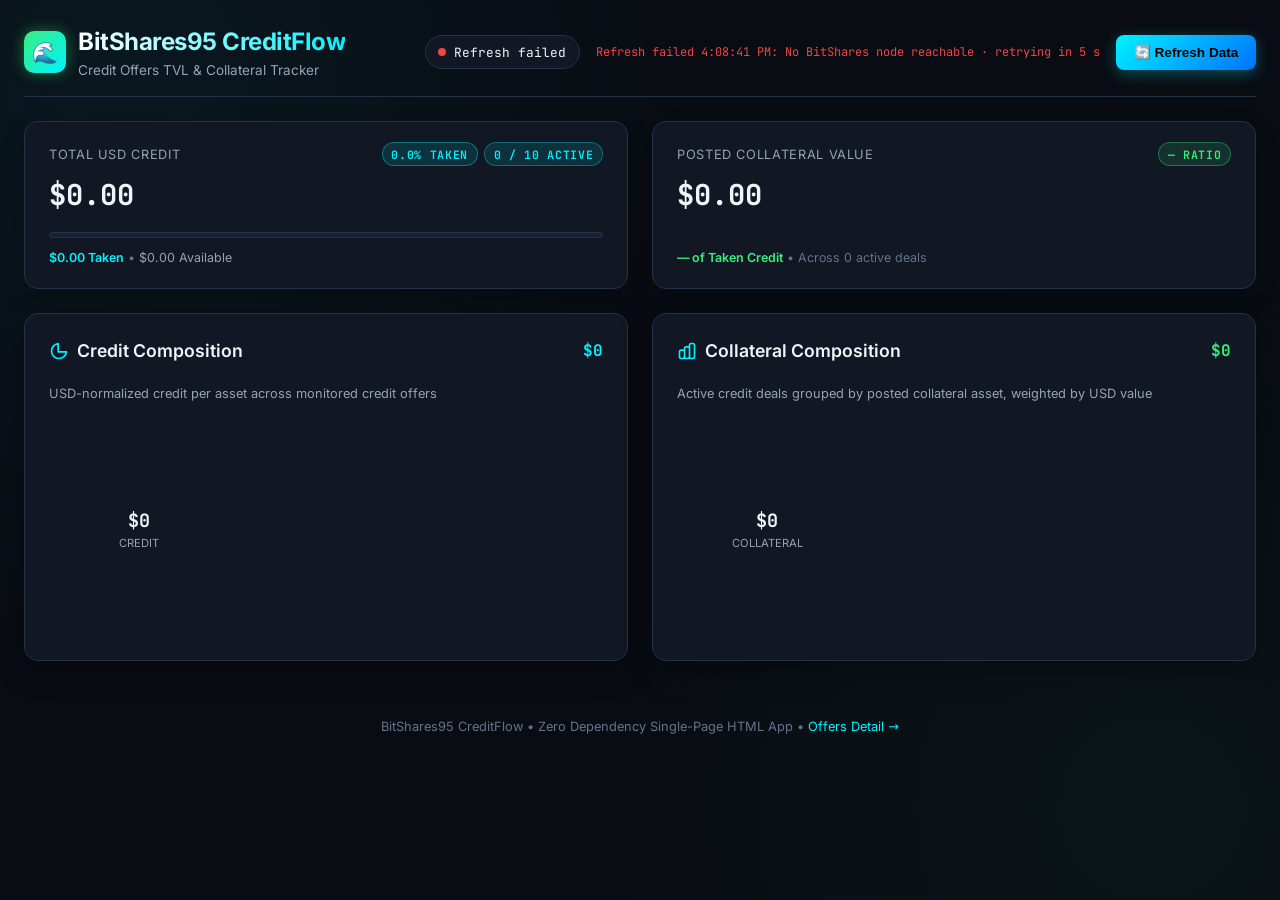
<file: bitshares-creditflow/index.html>
<!DOCTYPE html>
<html lang="en">
<head>
  <meta charset="UTF-8" />
  <meta name="viewport" content="width=device-width, initial-scale=1.0" />
  <link rel="stylesheet" href="../shared/fonts.css">
  <title>BitShares95 CreditFlow - Global TVL & Collateral Tracker</title>
  <meta name="description" content="Monitor BitShares credit offers TVL, credit composition, and collateral breakdown in real-time." />
  <style>
    :root {
      --bg-dark: #090c13;
      --bg-card: #111723;
      --bg-card-hover: #172030;
      --bg-input: #182234;
      --border-color: #24324a;
      --text-main: #f1f5f9;
      --text-muted: #94a3b8;
      --text-dim: #64748b;
      --primary: #00f2fe;
      --primary-hover: #4facfe;
      --accent: #38ef7d;
      --warning: #f59e0b;
      --danger: #ef4444;
      --purple: #a855f7;
      --pink: #ec4899;
      --amber: #f59e0b;
      --font-sans: var(--font-ui);
    }

    * {
      box-sizing: border-box;
      margin: 0;
      padding: 0;
    }

    body {
      background-color: var(--bg-dark);
      color: var(--text-main);
      font-family: var(--font-sans);
      min-height: 100vh;
      display: flex;
      flex-direction: column;
      line-height: 1.5;
      padding: 1.5rem;
      background-image: 
        radial-gradient(circle at 10% 10%, rgba(0, 242, 254, 0.05) 0%, transparent 40%),
        radial-gradient(circle at 90% 90%, rgba(56, 239, 125, 0.04) 0%, transparent 40%);
    }

    .container {
      max-width: 1280px;
      margin: 0 auto;
      width: 100%;
    }

    /* Header */
    header {
      display: flex;
      flex-wrap: wrap;
      justify-content: space-between;
      align-items: center;
      gap: 1rem;
      margin-bottom: 1.5rem;
      padding-bottom: 1rem;
      border-bottom: 1px solid var(--border-color);
    }

    .brand {
      display: flex;
      align-items: center;
      gap: 0.75rem;
    }

    .brand-logo {
      width: 42px;
      height: 42px;
      background: linear-gradient(135deg, var(--accent), var(--primary));
      border-radius: 10px;
      display: flex;
      align-items: center;
      justify-content: center;
      font-weight: 700;
      font-size: 1.3rem;
      color: #000;
      box-shadow: 0 0 15px rgba(56, 239, 125, 0.4);
    }

    .brand-text h1 {
      font-size: 1.5rem;
      font-weight: 700;
      letter-spacing: -0.02em;
      background: linear-gradient(90deg, #fff, var(--primary));
      -webkit-background-clip: text;
      -webkit-text-fill-color: transparent;
    }

    .brand-text p {
      font-size: 0.85rem;
      color: var(--text-muted);
    }

    .header-controls {
      display: flex;
      flex-wrap: wrap;
      align-items: center;
      gap: 1rem;
    }

    /* Status Badge */
    .status-badge {
      display: flex;
      align-items: center;
      gap: 0.5rem;
      padding: 0.4rem 0.8rem;
      border-radius: 9999px;
      background: var(--bg-card);
      border: 1px solid var(--border-color);
      font-size: 0.8rem;
      font-family: var(--font-mono);
    }

    .status-dot {
      width: 8px;
      height: 8px;
      border-radius: 50%;
      background: var(--text-dim);
    }

    .status-badge.connected .status-dot {
      background: var(--accent);
      box-shadow: 0 0 8px var(--accent);
    }

    .status-badge.connecting .status-dot {
      background: var(--warning);
      animation: pulse 1.5s infinite;
    }

    .status-badge.error .status-dot {
      background: var(--danger);
    }

    @keyframes pulse {
      0%, 100% { opacity: 1; }
      50% { opacity: 0.3; }
    }

    /* Buttons */
    .btn {
      display: inline-flex;
      align-items: center;
      justify-content: center;
      gap: 0.5rem;
      padding: 0.6rem 1.1rem;
      border-radius: 8px;
      font-weight: 600;
      font-size: 0.85rem;
      cursor: pointer;
      border: none;
      transition: all 0.2s ease;
      text-decoration: none;
    }

    .btn-primary {
      background: linear-gradient(135deg, var(--primary), #0072ff);
      color: #000;
      box-shadow: 0 4px 15px rgba(0, 242, 254, 0.3);
    }

    .btn-primary:hover:not(:disabled) {
      transform: translateY(-1px);
      box-shadow: 0 6px 20px rgba(0, 242, 254, 0.5);
    }

    .btn-secondary {
      background: var(--bg-card);
      color: var(--text-main);
      border: 1px solid var(--border-color);
    }

    .btn-secondary:hover:not(:disabled) {
      background: var(--bg-card-hover);
      border-color: var(--primary);
      color: var(--primary);
      transform: translateY(-1px);
    }

    .btn:disabled {
      opacity: 0.5;
      cursor: not-allowed;
      transform: none !important;
    }

    /* Hero Metrics Grid */
    .hero-grid {
      display: grid;
      grid-template-columns: 1fr 1fr;
      gap: 1.5rem;
      margin-bottom: 1.5rem;
    }

    @media (max-width: 768px) {
      .hero-grid {
        grid-template-columns: 1fr;
      }
    }

    .hero-card {
      background: var(--bg-card);
      border: 1px solid var(--border-color);
      padding: 1.25rem 1.5rem;
      border-radius: 14px;
      display: flex;
      flex-direction: column;
      justify-content: space-between;
      gap: 0.5rem;
      box-shadow: 0 8px 24px rgba(0,0,0,0.2);
    }

    .hero-card .label {
      font-size: 0.8rem;
      color: var(--text-muted);
      text-transform: uppercase;
      letter-spacing: 0.05em;
      display: flex;
      justify-content: space-between;
      align-items: center;
    }

    .hero-card .value {
      font-family: var(--font-mono);
      font-size: 1.8rem;
      font-weight: 700;
      color: var(--text-main);
    }

    .hero-card .sub {
      font-size: 0.78rem;
      color: var(--text-dim);
    }

    /* Layout Grids */
    .grid-2col {
      display: grid;
      grid-template-columns: 1fr 1fr;
      gap: 1.5rem;
      margin-bottom: 1.5rem;
    }

    @media (max-width: 960px) {
      .grid-2col {
        grid-template-columns: 1fr;
      }
    }

    .card {
      background: var(--bg-card);
      border: 1px solid var(--border-color);
      border-radius: 14px;
      padding: 1.5rem;
      backdrop-filter: blur(10px);
      box-shadow: 0 8px 32px rgba(0, 0, 0, 0.3);
      display: flex;
      flex-direction: column;
      gap: 1.25rem;
    }

    .card-title {
      font-size: 1.1rem;
      font-weight: 600;
      display: flex;
      align-items: center;
      justify-content: space-between;
      color: var(--text-main);
    }

    .card-title-left {
      display: flex;
      align-items: center;
      gap: 0.5rem;
    }

    .card-title svg {
      color: var(--primary);
    }

    /* SVG Donut Chart Section */
    .chart-container {
      display: flex;
      flex-wrap: wrap;
      align-items: center;
      justify-content: center;
      gap: 2rem;
      padding: 1rem 0;
    }

    .svg-donut-wrapper {
      position: relative;
      width: 180px;
      height: 180px;
      display: flex;
      align-items: center;
      justify-content: center;
    }

    .svg-donut-wrapper svg {
      transform: rotate(-90deg);
      width: 100%;
      height: 100%;
    }

    .donut-center-text {
      position: absolute;
      text-align: center;
      pointer-events: none;
    }

    .donut-center-text .val {
      font-family: var(--font-mono);
      font-size: 1.15rem;
      font-weight: 700;
      color: var(--text-main);
    }

    .donut-center-text .lbl {
      font-size: 0.7rem;
      color: var(--text-muted);
      text-transform: uppercase;
    }

    .legend-list {
      flex: 1;
      min-width: 220px;
      display: flex;
      flex-direction: column;
      gap: 0.75rem;
    }

    .legend-item {
      display: flex;
      justify-content: space-between;
      align-items: center;
      font-size: 0.85rem;
      padding-bottom: 0.4rem;
      border-bottom: 1px solid var(--border-color);
    }

    .legend-item:last-child {
      border-bottom: none;
    }

    .legend-label-group {
      display: flex;
      align-items: center;
      gap: 0.5rem;
    }

    .legend-color-dot {
      width: 10px;
      height: 10px;
      border-radius: 50%;
      flex-shrink: 0;
    }

    .legend-val-group {
      text-align: right;
      font-family: var(--font-mono);
    }

    .legend-val-group .usd {
      font-weight: 600;
      color: var(--text-main);
    }

    .legend-val-group .pct {
      font-size: 0.75rem;
      color: var(--text-muted);
    }

    .badge-header {
      display: inline-flex;
      align-items: center;
      padding: 0.25rem 0.65rem;
      border-radius: 9999px;
      font-size: 0.75rem;
      font-family: var(--font-mono);
      font-weight: 600;
      background: rgba(0, 242, 254, 0.12);
      color: var(--primary);
      border: 1px solid rgba(0, 242, 254, 0.3);
    }

    /* Badges for Taken % and Collateral Ratio */
    .badge-header.badge-taken {
      background: rgba(0, 242, 254, 0.12);
      color: var(--primary);
      border-color: rgba(0, 242, 254, 0.35);
    }
    .badge-header.badge-taken.high {
      background: rgba(245, 158, 11, 0.15);
      color: var(--warning);
      border-color: rgba(245, 158, 11, 0.4);
    }

    .badge-header.badge-ratio {
      background: rgba(56, 239, 125, 0.12);
      color: var(--accent);
      border-color: rgba(56, 239, 125, 0.35);
    }
    .badge-header.badge-ratio.warning {
      background: rgba(245, 158, 11, 0.15);
      color: var(--warning);
      border-color: rgba(245, 158, 11, 0.4);
    }

    /* Utilization Progress Bar */
    .utilization-bar-container {
      width: 100%;
      height: 6px;
      background: var(--bg-input);
      border-radius: 999px;
      overflow: hidden;
      margin: 0.4rem 0 0.2rem 0;
      border: 1px solid var(--border-color);
    }

    .utilization-bar-fill {
      height: 100%;
      width: 0%;
      background: linear-gradient(90deg, var(--primary), var(--accent));
      border-radius: 999px;
      transition: width 0.5s ease;
    }

    .utilization-bar-fill.high {
      background: linear-gradient(90deg, var(--warning), var(--accent));
    }

    /* Freshness & data-quality notes */
    .last-updated {
      font-size: 0.75rem;
      font-family: var(--font-mono);
      color: var(--text-dim);
    }

    .last-updated.failed {
      color: var(--danger);
    }

    main.stale {
      opacity: 0.55;
      transition: opacity 0.3s ease;
    }

    .data-notes {
      display: none;
      margin-bottom: 1.5rem;
      padding: 0.6rem 0.9rem;
      border-radius: 10px;
      border: 1px solid rgba(245, 158, 11, 0.4);
      background: rgba(245, 158, 11, 0.08);
      color: var(--warning);
      font-size: 0.8rem;
    }

    .data-notes.visible {
      display: block;
    }

    /* Public asset category, account badges & sub-offer styles */
    .category-tag {
      display: inline-block;
      margin-left: 6px;
      padding: 0.1rem 0.45rem;
      border-radius: 6px;
      font-size: 0.65rem;
      font-family: var(--font-mono);
      font-weight: 600;
      vertical-align: middle;
      background: rgba(0, 242, 254, 0.12);
      color: var(--primary);
      border: 1px solid rgba(0, 242, 254, 0.3);
    }

    .category-tag.crypto {
      background: rgba(168, 85, 247, 0.12);
      color: var(--purple);
      border-color: rgba(168, 85, 247, 0.35);
    }

    .category-tag.fiat {
      background: rgba(56, 239, 125, 0.12);
      color: var(--accent);
      border-color: rgba(56, 239, 125, 0.35);
    }

    .category-tag.commodity {
      background: rgba(245, 158, 11, 0.12);
      color: var(--amber);
      border-color: rgba(245, 158, 11, 0.35);
    }

    .account-tag {
      display: inline-block;
      margin-left: 4px;
      padding: 0.1rem 0.4rem;
      border-radius: 6px;
      font-size: 0.65rem;
      font-family: var(--font-mono);
      color: var(--text-muted);
      background: rgba(148, 163, 184, 0.1);
      border: 1px solid rgba(148, 163, 184, 0.25);
      vertical-align: middle;
    }

    .legend-meta {
      font-size: 0.72rem;
      color: var(--text-dim);
    }

    .sub-offers-line {
      font-size: 0.72rem;
      color: var(--text-dim);
      margin-top: 0.25rem;
      font-family: var(--font-mono);
    }

    .sub-offer-chip {
      color: var(--text-muted);
    }

    footer {
      margin-top: auto;
      padding-top: 2rem;
      text-align: center;
      font-size: 0.8rem;
      color: var(--text-dim);
    }
  </style>
</head>
<body>

  <div class="container">
    <header>
      <div class="brand">
        <div class="brand-logo">🌊</div>
        <div class="brand-text">
          <h1>BitShares95 CreditFlow</h1>
          <p>Credit Offers TVL & Collateral Tracker</p>
        </div>
      </div>

      <div class="header-controls">
        <div id="connection-status" class="status-badge connecting">
          <span class="status-dot"></span>
          <span class="status-text">Connecting...</span>
        </div>

        <span id="last-updated" class="last-updated">Not yet updated</span>

        <button id="btn-refresh" class="btn btn-primary" title="Fetch fresh chain data">
          🔄 Refresh Data
        </button>
      </div>
    </header>

    <div id="data-notes" class="data-notes"></div>

    <!-- Main Content: GLOBAL TVL & COLLATERAL TRACKER -->
    <main>
      <!-- Hero Metric Cards (2-Column Focused TVL Layout) -->
      <div class="hero-grid">
        <div class="hero-card">
          <div class="label">
            <span>Total USD Credit</span>
            <div style="display: flex; gap: 0.4rem; align-items: center;">
              <span id="tvl-taken-badge" class="badge-header badge-taken" style="font-size: 0.72rem; padding: 0.15rem 0.55rem;">0.0% Taken</span>
              <span id="tvl-active-badge" class="badge-header" style="font-size: 0.72rem; padding: 0.15rem 0.55rem;">0 / 10 Active</span>
            </div>
          </div>
          <div id="tvl-total-credit" class="value">$0.00</div>
          <div class="utilization-bar-container">
            <div id="tvl-utilization-bar" class="utilization-bar-fill"></div>
          </div>
          <div id="tvl-sub-offers" class="sub">
            <span id="tvl-taken-amount" style="color: var(--primary); font-weight: 600;">$0.00 Taken</span> &bull; 
            <span id="tvl-avail-amount" style="color: var(--text-muted);">$0.00 Available</span>
          </div>
        </div>

        <div class="hero-card">
          <div class="label">
            <span>Posted Collateral Value</span>
            <span id="tvl-collateral-ratio-badge" class="badge-header badge-ratio" style="font-size: 0.72rem; padding: 0.15rem 0.55rem;">— Ratio</span>
          </div>
          <div id="tvl-total-collateral" class="value">$0.00</div>
          <div style="height: 6px; margin: 0.4rem 0 0.2rem 0;"></div>
          <div id="tvl-active-deals-count" class="sub">
            <span id="tvl-cr-description" style="color: var(--accent); font-weight: 600;">— of Taken Credit</span> &bull; Across 0 active deals
          </div>
        </div>
      </div>

      <!-- Donut Charts Grid -->
      <div class="grid-2col">
        <!-- Credit Composition -->
        <div class="card">
          <div class="card-title">
            <div class="card-title-left">
              <svg width="20" height="20" fill="none" stroke="currentColor" viewBox="0 0 24 24"><path stroke-linecap="round" stroke-linejoin="round" stroke-width="2" d="M11 3.055A9.001 9.001 0 1020.945 13H11V3.055z"></path></svg>
              Credit Composition
            </div>
            <span id="credit-comp-total" style="font-family: var(--font-mono); font-size: 1rem; color: var(--primary); font-weight: 700;">$0</span>
          </div>
          <div style="font-size: 0.8rem; color: var(--text-muted);">USD-normalized credit per asset across monitored credit offers</div>

          <div class="chart-container">
            <div class="svg-donut-wrapper">
              <svg id="svg-credit-donut" viewBox="0 0 160 160"></svg>
              <div class="donut-center-text">
                <div id="donut-credit-val" class="val">$0</div>
                <div class="lbl">Credit</div>
              </div>
            </div>
            <div id="credit-legend" class="legend-list" style="max-height: 360px; overflow-y: auto; padding-right: 0.5rem;"></div>
          </div>
        </div>

        <!-- Collateral Composition -->
        <div class="card">
          <div class="card-title">
            <div class="card-title-left">
              <svg width="20" height="20" fill="none" stroke="currentColor" viewBox="0 0 24 24"><path stroke-linecap="round" stroke-linejoin="round" stroke-width="2" d="M9 19v-6a2 2 0 00-2-2H5a2 2 0 00-2 2v6a2 2 0 002 2h2a2 2 0 002-2zm0 0V9a2 2 0 012-2h2a2 2 0 012 2v10m-6 0a2 2 0 002 2h2a2 2 0 002-2m0 0V5a2 2 0 012-2h2a2 2 0 012 2v14a2 2 0 01-2 2h-2a2 2 0 01-2-2z"></path></svg>
              Collateral Composition
            </div>
            <span id="collateral-comp-total" style="font-family: var(--font-mono); font-size: 1rem; color: var(--accent); font-weight: 700;">$0</span>
          </div>
          <div style="font-size: 0.8rem; color: var(--text-muted);">Active credit deals grouped by posted collateral asset, weighted by USD value</div>

          <div class="chart-container">
            <div class="svg-donut-wrapper">
              <svg id="svg-collateral-donut" viewBox="0 0 160 160"></svg>
              <div class="donut-center-text">
                <div id="donut-collateral-val" class="val">$0</div>
                <div class="lbl">Collateral</div>
              </div>
            </div>
            <div id="collateral-legend" class="legend-list" style="max-height: 360px; overflow-y: auto; padding-right: 0.5rem;"></div>
          </div>
        </div>
      </div>
    </main>

    <footer>
      BitShares95 CreditFlow &bull; Zero Dependency Single-Page HTML App &bull; <a href="offers.html" style="color: var(--primary); text-decoration: none;">Offers Detail &rarr;</a>
    </footer>
  </div>

  <script src="../shared/b95-bridge.js"></script>
  <script>
    /**
     * BitShares CreditFlow Engine with TVL & Collateral Analytics.
     * Reads the chain through the BitShares95 bridge (../shared/b95-bridge.js).
     */

    // Scrub gateway/issuer prefixes from asset symbols (e.g. XBTSX.USDC -> USDC, IOB.XRP -> XRP).
    // Preserves special symbols like XBTSX.A where the single-character symbol alone is ambiguous.
    function scrubAssetSymbol(sym) {
      if (!sym || typeof sym !== 'string') return '';
      if (sym === 'IOB.XRP') return 'XRP';
      if (sym.startsWith('XBTSX.') && sym !== 'XBTSX.A') return sym.slice(6);
      return sym;
    }

    const MONITORED_OFFERS = [
      { offerId: '1.21.542', symbol: 'USDT', assetId: '1.3.5589', pricing: 'stable', category: 'USD-pegged', account: 'bit20' },
      { offerId: '1.21.687', symbol: 'USDT', assetId: '1.3.5589', pricing: 'stable', category: 'USD-pegged', account: 'akledirs-account' },
      { offerId: '1.21.533', symbol: 'USDC', assetId: '1.3.5902', pricing: 'stable', category: 'USD-pegged', account: 'bit20' },
      { offerId: '1.21.688', symbol: 'USDC', assetId: '1.3.5902', pricing: 'stable', category: 'USD-pegged', account: 'akledirs-account' },
      { offerId: '1.21.681', symbol: 'HONEST.USD', assetId: '1.3.5649', pricing: 'stable', category: 'USD-pegged', account: 'gringotts' },
      { offerId: '1.21.593', symbol: 'BTS', assetId: '1.3.0', pricing: 'direct', poolId: '1.19.48', quoteAssetId: '1.3.5589', category: 'Crypto', account: 'bit20' },
      { offerId: '1.21.670', symbol: 'XRP', assetId: '1.3.5537', pricing: 'chained', poolId: '1.19.133', quoteAssetId: '1.3.0', chainedPoolId: '1.19.48', chainedQuoteAssetId: '1.3.5589', category: 'Crypto', account: 'gringotts' },
      { offerId: '1.21.672', symbol: 'XAUT', assetId: '1.3.6139', pricing: 'direct', poolId: '1.19.473', quoteAssetId: '1.3.5589', category: 'Commodity' },
      { offerId: '1.21.669', symbol: 'bitRUBLE', assetId: '1.3.1325', pricing: 'chained', poolId: '1.19.231', quoteAssetId: '1.3.0', chainedPoolId: '1.19.48', chainedQuoteAssetId: '1.3.5589', category: 'Fiat', account: 'gringotts' },
      { offerId: '1.21.674', symbol: 'BITEUR', assetId: '1.3.120', pricing: 'chained', poolId: '1.19.59', quoteAssetId: '1.3.0', chainedPoolId: '1.19.48', chainedQuoteAssetId: '1.3.5589', category: 'Fiat', account: 'gringotts' },
      { offerId: '1.21.686', symbol: 'bitJPY', assetId: '1.3.119', pricing: 'chained', poolId: '1.19.186', quoteAssetId: '1.3.0', chainedPoolId: '1.19.48', chainedQuoteAssetId: '1.3.5589', category: 'Fiat', account: 'gringotts' },
      { offerId: '1.21.667', symbol: 'XBTSX.A', assetId: '1.3.6620', pricing: 'chained', poolId: '1.19.532', quoteAssetId: '1.3.0', chainedPoolId: '1.19.48', chainedQuoteAssetId: '1.3.5589', category: 'Crypto' }
    ];
    MONITORED_OFFERS.forEach(cfg => { cfg.symbol = scrubAssetSymbol(cfg.symbol); });

    const CR_FLOOR_PCT = 110;            // Global minimum collateral ratio target benchmark (110%)
    const DEAL_PAGE_LIMIT = 101;         // Node-configured max for get_credit_deals_by_offer_id

    // Color Palette for Credit & Collateral Assets
    const PALETTE = [
      '#00f2fe', '#38ef7d', '#a855f7', '#ec4899', '#f59e0b',
      '#3b82f6', '#10b981', '#6366f1', '#f43f5e', '#8b5cf6',
      '#06b6d4', '#eab308', '#14b8a6', '#d946ef', '#84cc16'
    ];

    // Colors are keyed by asset ID and kept across refreshes, so an asset has the
    // same color in both donuts. Monitored loan assets own fixed colors; other
    // (collateral-only) assets reuse the rest of the palette without colliding
    // with anything else in the same chart.
    const assetColors = new Map();
    const uniqueMonitoredAssetIds = [...new Set(MONITORED_OFFERS.map(cfg => cfg.assetId))];
    uniqueMonitoredAssetIds.forEach((assetId, i) => assetColors.set(assetId, PALETTE[i % PALETTE.length]));

    function colorFor(assetId) {
      return assetColors.get(assetId) || '#64748b';
    }

    function assignChartColors(assetIds) {
      const used = new Set(assetIds.filter(id => assetColors.has(id)).map(id => assetColors.get(id)));
      assetIds.forEach(id => {
        if (assetColors.has(id)) return;
        const color = PALETTE.find(c => !used.has(c)) || PALETTE[used.size % PALETTE.length];
        assetColors.set(id, color);
        used.add(color);
      });
    }

    // State Variables
    let connectedHost = '';
    let objectCache = new Map();

    let fetchedPoolsMap = {};
    let fetchedDynDataMap = {};

    let refreshInFlight = false;
    let lastSuccessAt = null;
    let lastSnapshot = null;

    // Node access goes through the BitShares95 bridge: inside the desktop it
    // uses the desktop's shared node connection; opened on its own (Pop-out)
    // the bridge opens a private read-only connection.
    const BRIDGE_WAIT_MS = 30000;        // the desktop tries its nodes in turn, 8 s apiece
    const nodeWaiters = [];
    let standaloneState = null;

    function isConnected() {
      return !B95.embedded || B95.context.node?.status === 'online';
    }

    // Mirror the desktop's node status, and wake connectToNode() when it comes online
    B95.onContext(({ node }) => {
      if (!B95.embedded) return;
      if (node?.status === 'online') {
        connectedHost = node.url ? new URL(node.url).host : 'BitShares95';
        updateStatus('connected', `Connected via B95 (${connectedHost})`);
        nodeWaiters.slice().forEach(done => done());
      } else if (node?.status === 'offline') {
        updateStatus('disconnected', 'Desktop node offline');
      } else {
        updateStatus('connecting', 'Desktop node connecting...');
      }
    });

    async function connectToNode() {
      if (isConnected()) return;
      updateStatus('connecting', 'Waiting for BitShares95 node...');
      await new Promise((resolve) => {
        const timeout = setTimeout(done, BRIDGE_WAIT_MS);
        function done() {
          clearTimeout(timeout);
          const i = nodeWaiters.indexOf(done);
          if (i >= 0) nodeWaiters.splice(i, 1);
          resolve();
        }
        nodeWaiters.push(done);
      });
      if (!isConnected()) {
        updateStatus('error', 'BitShares95 node not ready');
        throw new Error('BitShares95 desktop node is not connected');
      }
    }

    // params is ['database', method, methodParams]
    function wssQuery(params) {
      const call = B95.rpc(params[1], params[2]);
      if (!B95.embedded) {
        call.then(() => setStandaloneState('connected', 'Connected (standalone)'),
                  () => setStandaloneState('error', 'Node request failed (standalone)'));
      }
      return call;
    }

    function setStandaloneState(state, text) {
      if (standaloneState === state) return;
      standaloneState = state;
      connectedHost = 'standalone';
      updateStatus(state, text);
    }

    function clearDynamicCache() {
      for (const key of objectCache.keys()) {
        // Keep immutable asset metadata (1.3.x) while evicting mutable objects:
        // 1.21.x (credit offers), 1.19.x (liquidity pools), 2.3.x (dynamic asset data)
        if (!key.startsWith('1.3.')) {
          objectCache.delete(key);
        }
      }
    }

    async function rpcGetObjects(objectIds) {
      const ids = Array.isArray(objectIds) ? objectIds : [objectIds];
      const results = {};
      const missing = [];
      for (const id of ids) {
        if (objectCache.has(id)) results[id] = objectCache.get(id);
        else missing.push(id);
      }
      if (missing.length === 0) return results;

      const response = await wssQuery(['database', 'get_objects', [missing]]);
      if (response && Array.isArray(response)) {
        response.forEach((item, idx) => {
          if (item) {
            const objId = missing[idx];
            objectCache.set(objId, item);
            results[objId] = item;
          }
        });
      }
      return results;
    }

    // Pages through all deals for an offer. Throws on RPC failure so the caller
    // can flag the offer instead of silently showing it with zero deals.
    async function getCreditDealsForOffer(offerId) {
      const deals = [];
      let startId = null;
      while (true) {
        const params = startId ? [offerId, DEAL_PAGE_LIMIT, startId] : [offerId, DEAL_PAGE_LIMIT];
        const page = await wssQuery(['database', 'get_credit_deals_by_offer_id', params]);
        if (!Array.isArray(page) || page.length === 0) break;
        // start_id is inclusive, so drop the deal we already have
        const fresh = startId ? page.filter(d => d.id !== startId) : page;
        deals.push(...fresh);
        if (page.length < DEAL_PAGE_LIMIT || fresh.length === 0) break;
        startId = page[page.length - 1].id;
      }
      return deals;
    }

    function extractOfferInfo(offerObj, assetObjs) {
      if (!offerObj) return { rawAvail: 0, rawTotal: 0, rawMinDeal: 0, avail: 0, total: 0, minDeal: 0, precision: 5, enabled: false, feeRate: 0, maxDuration: 0 };

      const rawAvail = offerObj.current_balance !== undefined
        ? (typeof offerObj.current_balance === 'object' ? (offerObj.current_balance.amount || 0) : offerObj.current_balance)
        : (typeof offerObj.balance === 'object' ? (offerObj.balance.amount || 0) : (offerObj.balance || 0));

      const rawTotal = typeof offerObj.total_balance === 'object'
        ? (offerObj.total_balance.amount || 0)
        : (offerObj.total_balance || offerObj.balance || 0);

      const rawMinDeal = typeof offerObj.min_deal_amount === 'object'
        ? (offerObj.min_deal_amount.amount || 0)
        : (offerObj.min_deal_amount || 0);

      let precision = offerObj.precision;
      if (!precision && offerObj.asset_type && assetObjs && assetObjs[offerObj.asset_type]) {
        precision = assetObjs[offerObj.asset_type].precision;
      }
      if (!precision) {
        if (offerObj.asset_type === '1.3.5589' || offerObj.asset_type === '1.3.5902' || offerObj.id === '1.21.533' || offerObj.id === '1.21.542' || offerObj.id === '1.21.687' || offerObj.id === '1.21.688' || offerObj.asset_type === '1.3.6139' || offerObj.asset_type === '1.3.6620') {
          precision = 6;
        } else if (offerObj.asset_type === '1.3.5649') {
          precision = 7;
        } else if (offerObj.asset_type === '1.3.120') {
          precision = 4;
        } else {
          precision = 5;
        }
      }

      const numAvail = parseFloat(rawAvail) || 0;
      const numTotal = parseFloat(rawTotal) || 0;
      const numMinDeal = parseFloat(rawMinDeal) || 0;

      const avail = numAvail / Math.pow(10, precision);
      const total = numTotal / Math.pow(10, precision);
      const minDeal = numMinDeal / Math.pow(10, precision);

      return {
        rawAvail: numAvail,
        rawTotal: numTotal,
        rawMinDeal: numMinDeal,
        avail,
        total,
        minDeal,
        precision,
        feeRate: offerObj.fee_rate !== undefined ? (parseFloat(offerObj.fee_rate) || 0) : 0,
        maxDuration: offerObj.max_duration_seconds !== undefined ? (parseInt(offerObj.max_duration_seconds) || 0) : 0,
        enabled: offerObj.enabled !== false
      };
    }

    // LP Price Derivation
    function getLpUnitPrice(poolObj, quoteAssetId, assetCache) {
      if (!poolObj || !poolObj.balance_a || !poolObj.balance_b) return 0;
      const isQuoteA = poolObj.asset_a === quoteAssetId;
      const isQuoteB = poolObj.asset_b === quoteAssetId;

      if (!isQuoteA && !isQuoteB) return 0;

      const quoteId = isQuoteA ? poolObj.asset_a : poolObj.asset_b;
      const baseId = isQuoteA ? poolObj.asset_b : poolObj.asset_a;

      const quoteInfo = assetCache[quoteId] || { precision: 5 };
      const baseInfo = assetCache[baseId] || { precision: 5 };

      const rawQuote = isQuoteA ? parseFloat(poolObj.balance_a) : parseFloat(poolObj.balance_b);
      const rawBase = isQuoteA ? parseFloat(poolObj.balance_b) : parseFloat(poolObj.balance_a);

      const humanQuote = rawQuote / Math.pow(10, quoteInfo.precision);
      const humanBase = rawBase / Math.pow(10, baseInfo.precision);

      if (humanBase === 0) return 0;
      return humanQuote / humanBase;
    }

    function getTwentixUsdPrice(poolMap, assetCache) {
      const pool248 = poolMap['1.19.248'];
      if (pool248) {
        const directPrice = getLpUnitPrice(pool248, '1.3.5902', assetCache);
        if (directPrice > 0) return directPrice;
      }

      const pool0 = poolMap['1.19.0'];
      const pool48 = poolMap['1.19.48'];
      if (pool0 && pool48) {
        const btsUsd = getLpUnitPrice(pool48, '1.3.5589', assetCache);
        const isBtsA = pool0.asset_a === '1.3.0';
        const isBtsB = pool0.asset_b === '1.3.0';
        if ((isBtsA || isBtsB) && btsUsd > 0) {
          const rawBts = isBtsA ? parseFloat(pool0.balance_a) : parseFloat(pool0.balance_b);
          const rawTwentix = isBtsA ? parseFloat(pool0.balance_b) : parseFloat(pool0.balance_a);
          if (rawTwentix > 0) {
            const btsPrec = assetCache['1.3.0']?.precision ?? 5;
            const twentixPrec = assetCache['1.3.3291']?.precision ?? 5;
            const btsPerTwentix = (rawBts / Math.pow(10, btsPrec)) / (rawTwentix / Math.pow(10, twentixPrec));
            return btsPerTwentix * btsUsd;
          }
        }
      }
      return 0;
    }

    /**
     * Universal Asset & LP Token USD Valuation Engine
     */
    function getAssetUsdPrice(assetId, poolMap, assetCache, dynCache, visited = new Set()) {
      if (!assetId || visited.has(assetId)) return 0;
      visited.add(assetId);

      // 1. USD Stablecoins (USDT, USDC, HONEST.USD, BITUSD)
      if (assetId === '1.3.5589' || assetId === '1.3.5902' || assetId === '1.3.5649' || assetId === '1.3.121') {
        return 1.0;
      }

      // 2. Native BTS (1.3.0) via BTS/USDT pool 1.19.48
      if (assetId === '1.3.0') {
        const pool48 = poolMap['1.19.48'];
        if (pool48) {
          const btsUsd = getLpUnitPrice(pool48, '1.3.5589', assetCache);
          if (btsUsd > 0) return btsUsd;
        }
      }

      // 3. TWENTIX (1.3.3291)
      if (assetId === '1.3.3291') {
        const twentixPrice = getTwentixUsdPrice(poolMap, assetCache);
        if (twentixPrice > 0) return twentixPrice;
      }

      const meta = assetCache[assetId];

      // 4. LP Token Intrinsic Valuation (via for_liquidity_pool)
      const lpPoolId = meta?.for_liquidity_pool;
      if (lpPoolId && poolMap[lpPoolId]) {
        const pool = poolMap[lpPoolId];
        const prec = meta.precision !== undefined ? meta.precision : 5;

        let lpSupply = 0;
        if (meta.dynamic_asset_data_id && dynCache && dynCache[meta.dynamic_asset_data_id]) {
          const rawSupply = parseFloat(dynCache[meta.dynamic_asset_data_id].current_supply || 0);
          lpSupply = rawSupply / Math.pow(10, prec);
        }

        // No hardcoded supply fallbacks: without live supply data the LP token is
        // reported as unpriced rather than valued from a stale snapshot.
        if (lpSupply > 0) {
          const assetA = pool.asset_a;
          const assetB = pool.asset_b;
          const precA = assetCache[assetA]?.precision !== undefined ? assetCache[assetA].precision : 5;
          const precB = assetCache[assetB]?.precision !== undefined ? assetCache[assetB].precision : 5;
          const natA = (parseFloat(pool.balance_a) || 0) / Math.pow(10, precA);
          const natB = (parseFloat(pool.balance_b) || 0) / Math.pow(10, precB);

          const priceA = getAssetUsdPrice(assetA, poolMap, assetCache, dynCache, new Set(visited));
          const priceB = getAssetUsdPrice(assetB, poolMap, assetCache, dynCache, new Set(visited));

          let poolTotalUsd = 0;
          if (priceA > 0 && priceB > 0) {
            poolTotalUsd = (natA * priceA) + (natB * priceB);
          } else if (priceA > 0) {
            poolTotalUsd = natA * priceA * 2;
          } else if (priceB > 0) {
            poolTotalUsd = natB * priceB * 2;
          }

          if (poolTotalUsd > 0) {
            return poolTotalUsd / lpSupply;
          }
        }
      }

      // 5. Liquid Asset Reference Pools & Secondary Pool Lookups
      for (const pool of Object.values(poolMap)) {
        if (!pool || !pool.balance_a || !pool.balance_b) continue;
        if (pool.asset_a === assetId || pool.asset_b === assetId) {
          const quoteId = pool.asset_a === assetId ? pool.asset_b : pool.asset_a;
          if (quoteId === '1.3.5589' || quoteId === '1.3.5902') {
            const directPrice = getLpUnitPrice(pool, quoteId, assetCache);
            if (directPrice > 0) return directPrice;
          } else if (quoteId === '1.3.0') {
            const btsUsd = getAssetUsdPrice('1.3.0', poolMap, assetCache, dynCache, new Set(visited));
            const priceInBts = getLpUnitPrice(pool, quoteId, assetCache);
            if (priceInBts > 0 && btsUsd > 0) {
              return priceInBts * btsUsd;
            }
          } else if (quoteId === '1.3.3291') {
            const twentixUsd = getAssetUsdPrice('1.3.3291', poolMap, assetCache, dynCache, new Set(visited));
            const priceInTwentix = getLpUnitPrice(pool, quoteId, assetCache);
            if (priceInTwentix > 0 && twentixUsd > 0) {
              return priceInTwentix * twentixUsd;
            }
          }
        }
      }

      return 0;
    }

    function calculateOfferUsdValuation(cfg, offerObj, poolMap, assetCache, dynCache) {
      if (!offerObj) return null;
      const info = extractOfferInfo(offerObj, assetCache);

      let unitPrice = 0;
      let source = '';

      if (cfg.pricing === 'stable') {
        unitPrice = 1.0;
        source = 'stable USD (1:1)';
      } else if (cfg.pricing === 'direct' && cfg.poolId && poolMap[cfg.poolId]) {
        const pool = poolMap[cfg.poolId];
        unitPrice = getLpUnitPrice(pool, cfg.quoteAssetId, assetCache);
        source = `LP ${cfg.poolId}`;
      } else if (cfg.pricing === 'chained' && cfg.poolId && cfg.chainedPoolId && poolMap[cfg.poolId] && poolMap[cfg.chainedPoolId]) {
        const pool1 = poolMap[cfg.poolId];
        const pool2 = poolMap[cfg.chainedPoolId];
        const price1 = getLpUnitPrice(pool1, cfg.quoteAssetId, assetCache);
        const price2 = getLpUnitPrice(pool2, cfg.chainedQuoteAssetId, assetCache);
        unitPrice = price1 * price2;
        source = `LP ${cfg.poolId} → ${cfg.chainedPoolId}`;
      }

      // Fallback to recursive universal valuation if price was zero or missing
      if (unitPrice <= 0 && offerObj.asset_type) {
        unitPrice = getAssetUsdPrice(offerObj.asset_type, poolMap, assetCache, dynCache);
        if (unitPrice > 0) source = 'universal valuation';
      }

      const taken = Math.max(0, info.total - info.avail);
      const usdBalance = info.avail * unitPrice;
      const usdTotal = info.total * unitPrice;
      const usdTaken = Math.max(0, usdTotal - usdBalance);
      const utilizationPct = info.total > 0 ? (taken / info.total) * 100 : 0;

      return {
        unitPrice,
        usdBalance,
        usdTotal,
        usdTaken,
        avail: info.avail,
        total: info.total,
        taken,
        utilizationPct,
        minDeal: info.minDeal,
        precision: info.precision,
        feeRate: info.feeRate,
        maxDuration: info.maxDuration,
        enabled: info.enabled,
        source: source || 'unpriced'
      };
    }

    // Zero Dependency SVG Donut Chart Renderer
    function renderSvgDonutChart(svgId, slices, totalUsd, centerValId) {
      const svg = document.getElementById(svgId);
      svg.innerHTML = '';

      if (!slices || slices.length === 0 || totalUsd <= 0) {
        svg.innerHTML = `<circle cx="80" cy="80" r="62" fill="none" stroke="#24324a" stroke-width="24" />`;
        document.getElementById(centerValId).textContent = '$0';
        return;
      }

      document.getElementById(centerValId).textContent = `$${Math.round(totalUsd).toLocaleString()}`;

      const r = 62;
      const circumference = 2 * Math.PI * r;
      let accumulatedPct = 0;

      slices.forEach(slice => {
        const pct = slice.value / totalUsd;
        if (pct <= 0) return;

        const strokeDash = pct * circumference;
        const gapDash = circumference - strokeDash;
        const strokeOffset = -accumulatedPct * circumference;

        const circle = document.createElementNS('http://www.w3.org/2000/svg', 'circle');
        circle.setAttribute('cx', '80');
        circle.setAttribute('cy', '80');
        circle.setAttribute('r', String(r));
        circle.setAttribute('fill', 'none');
        circle.setAttribute('stroke', slice.color);
        circle.setAttribute('stroke-width', '24');
        circle.setAttribute('stroke-dasharray', `${strokeDash} ${gapDash}`);
        circle.setAttribute('stroke-dashoffset', String(strokeOffset));
        circle.setAttribute('style', 'transition: stroke-width 0.2s ease;');

        const title = document.createElementNS('http://www.w3.org/2000/svg', 'title');
        title.textContent = `${slice.label}: $${Math.round(slice.value).toLocaleString()} (${(pct * 100).toFixed(1)}%)`;
        circle.appendChild(title);

        svg.appendChild(circle);
        accumulatedPct += pct;
      });
    }

    // Formatting helpers
    function escapeHtml(s) {
      return String(s).replace(/[&<>"']/g, c => ({ '&': '&amp;', '<': '&lt;', '>': '&gt;', '"': '&quot;', "'": '&#39;' }[c]));
    }

    function fmtUsd(v, dp = 2) {
      return `$${v.toLocaleString('en-US', { minimumFractionDigits: dp, maximumFractionDigits: dp })}`;
    }

    function fmtAmt(v) {
      return v.toLocaleString('en-US', { maximumFractionDigits: v !== 0 && Math.abs(v) < 0.01 ? 6 : 2 });
    }

    function dealCollateralAsset(d) {
      return d.collateral_asset ?? d.collateral_for_deposit?.asset_id ?? d.collateral?.asset_id;
    }

    function dealCollateralAmount(d) {
      return parseFloat(String(d.collateral_amount ?? d.collateral_for_deposit?.amount ?? d.collateral?.amount ?? '0')) || 0;
    }

    function categoryBadge(category) {
      if (!category) return { text: '', cls: '' };
      let cls = '';
      if (category === 'Crypto') cls = 'crypto';
      else if (category === 'Fiat') cls = 'fiat';
      else if (category === 'Commodity') cls = 'commodity';
      return { text: category, cls };
    }

    // Fold individual offers by their underlying credit asset (e.g. folding multiple USDT offers)
    function aggregateOffersByAsset(offerRows) {
      const assetMap = new Map();
      offerRows.forEach(row => {
        const { cfg, evalRes, stats } = row;
        const assetId = cfg.assetId;
        if (!assetMap.has(assetId)) {
          assetMap.set(assetId, {
            assetId,
            symbol: cfg.symbol,
            category: cfg.category,
            unitPrice: evalRes?.unitPrice || 0,
            avail: 0,
            total: 0,
            taken: 0,
            usdBalance: 0,
            usdTotal: 0,
            usdTaken: 0,
            dealCount: 0,
            debtUsd: 0,
            collUsd: 0,
            pricedDeals: 0,
            unpricedDeals: 0,
            offers: []
          });
        }
        const grp = assetMap.get(assetId);
        grp.offers.push(row);
        if (evalRes) {
          grp.avail += evalRes.avail;
          grp.total += evalRes.total;
          grp.taken += evalRes.taken;
          grp.usdBalance += evalRes.usdBalance;
          grp.usdTotal += evalRes.usdTotal;
          grp.usdTaken += evalRes.usdTaken;
          if ((!grp.unitPrice || grp.unitPrice <= 0) && evalRes.unitPrice > 0) {
            grp.unitPrice = evalRes.unitPrice;
          }
        }
        if (stats) {
          grp.dealCount += stats.dealCount;
          grp.debtUsd += stats.debtUsd;
          grp.collUsd += stats.collUsd;
          grp.pricedDeals += stats.pricedDeals;
          grp.unpricedDeals += stats.unpricedDeals;
        }
      });

      return Array.from(assetMap.values()).map(grp => {
        grp.utilizationPct = grp.total > 0 ? (grp.taken / grp.total) * 100 : 0;
        grp.cr = grp.debtUsd > 0 ? (grp.collUsd / grp.debtUsd) * 100 : null;
        return grp;
      });
    }

    // A failed refresh is tried once more after this delay, instead of waiting for the next
    // auto-refresh; a single slow or rejected node call is the usual cause
    const RETRY_DELAY_MS = 5000;
    let retryTimer = null;

    // Main Data Refresh Procedure (isRetry: this is the one retry after a failure)
    async function refreshAllData(isRetry = false) {
      if (refreshInFlight) return;
      refreshInFlight = true;
      clearTimeout(retryTimer);
      retryTimer = null;

      const btnRefresh = document.getElementById('btn-refresh');
      btnRefresh.disabled = true;
      btnRefresh.textContent = '⏳ Refreshing...';

      try {
        if (!isConnected()) {
          await connectToNode();
        }

        // Invalidate dynamic on-chain objects so fresh balances/pools are retrieved
        clearDynamicCache();

        // 1. Fetch Monitored Offers & Initial Reference Pools
        const offerIds = MONITORED_OFFERS.map(o => o.offerId);
        const poolIds = [
          '1.19.0', '1.19.248', '1.19.48', '1.19.133', '1.19.473',
          '1.19.539', '1.19.399', '1.19.116', '1.19.44', '1.19.465', '1.19.501',
          '1.19.507', '1.19.530', '1.19.231', '1.19.59', '1.19.63', '1.19.468', '1.19.532',
          '1.19.186'
        ];

        const rawObjects = await rpcGetObjects([...offerIds, ...poolIds]);
        fetchedPoolsMap = Object.assign({}, rawObjects);

        // 2. Fetch Active Deals for monitored offers (all pages)
        const allDeals = [];
        const dealFetchErrors = new Set();
        const dealResults = await Promise.all(offerIds.map(oId =>
          getCreditDealsForOffer(oId).catch(err => {
            console.warn(`Failed to fetch deals for ${oId}:`, err);
            dealFetchErrors.add(oId);
            return [];
          })
        ));
        dealResults.forEach((deals, idx) => {
          const offerId = offerIds[idx];
          deals.forEach(d => allDeals.push({ ...d, offerId }));
        });

        // 3. Gather unique collateral assets from deals
        const collateralAssetIds = new Set();
        allDeals.forEach(d => {
          const assetId = dealCollateralAsset(d);
          if (assetId) collateralAssetIds.add(assetId);
        });

        // 4. Fetch all required Asset Objects
        const baseAssetIds = new Set(['1.3.0', '1.3.5589', '1.3.5902', '1.3.3291', '1.3.5773', '1.3.6139', '1.3.6520', '1.3.6235', '1.3.5649', '1.3.5537', '1.3.1325', '1.3.120', '1.3.6620', ...collateralAssetIds]);
        for (const o of Object.values(rawObjects)) {
          if (o && o.asset_a) baseAssetIds.add(o.asset_a);
          if (o && o.asset_b) baseAssetIds.add(o.asset_b);
          if (o && o.asset_type) baseAssetIds.add(o.asset_type);
          if (o && o.share_asset) baseAssetIds.add(o.share_asset);
        }
        let assetObjs = await rpcGetObjects(Array.from(baseAssetIds));

        // 5. Dynamically Discover LP backing pools & dynamic asset data IDs
        const extraPoolIds = new Set();
        const dynIds = new Set();

        for (const a of Object.values(assetObjs)) {
          if (a && a.for_liquidity_pool) extraPoolIds.add(a.for_liquidity_pool);
          if (a && a.dynamic_asset_data_id) dynIds.add(a.dynamic_asset_data_id);
        }

        const missingPoolIds = Array.from(extraPoolIds).filter(id => !fetchedPoolsMap[id]);
        if (missingPoolIds.length > 0) {
          const extraPoolObjs = await rpcGetObjects(missingPoolIds);
          fetchedPoolsMap = Object.assign({}, fetchedPoolsMap, extraPoolObjs);
          for (const p of Object.values(extraPoolObjs)) {
            if (p && p.asset_a) baseAssetIds.add(p.asset_a);
            if (p && p.asset_b) baseAssetIds.add(p.asset_b);
          }
        }

        // Fetch any missing underlying assets for newly discovered pools
        const missingAssetIds = Array.from(baseAssetIds).filter(id => !assetObjs[id]);
        if (missingAssetIds.length > 0) {
          const extraAssetObjs = await rpcGetObjects(missingAssetIds);
          assetObjs = Object.assign({}, assetObjs, extraAssetObjs);
          for (const a of Object.values(extraAssetObjs)) {
            if (a && a.dynamic_asset_data_id) dynIds.add(a.dynamic_asset_data_id);
          }
        }

        // Fetch dynamic asset data IDs (for supply calculation)
        if (dynIds.size > 0) {
          const dynObjs = await rpcGetObjects(Array.from(dynIds));
          fetchedDynDataMap = Object.assign({}, fetchedDynDataMap, dynObjs);
        }

        const priceCache = new Map();
        const priceOf = (assetId) => {
          if (!priceCache.has(assetId)) {
            priceCache.set(assetId, getAssetUsdPrice(assetId, fetchedPoolsMap, assetObjs, fetchedDynDataMap));
          }
          return priceCache.get(assetId);
        };

        // 6. Evaluate every monitored offer (including missing / unpriced ones)
        const offerRows = MONITORED_OFFERS.map(cfg => {
          const offerObj = rawObjects[cfg.offerId] || null;
          const evalRes = offerObj ? calculateOfferUsdValuation(cfg, offerObj, fetchedPoolsMap, assetObjs, fetchedDynDataMap) : null;
          return { cfg, offerObj, evalRes, deals: [], dealsFailed: dealFetchErrors.has(cfg.offerId) };
        });
        const rowsById = Object.fromEntries(offerRows.map(r => [r.cfg.offerId, r]));
        allDeals.forEach(d => rowsById[d.offerId]?.deals.push(d));

        let totalUsdCredit = 0;
        let totalAvailableUsdCredit = 0;
        let totalTakenUsdCredit = 0;
        let activeOffersCount = 0;

        offerRows.forEach(({ evalRes }) => {
          if (!evalRes) return;
          if (evalRes.enabled && (evalRes.total > 0 || evalRes.avail > 0)) activeOffersCount++;
          totalUsdCredit += evalRes.usdTotal;
          totalAvailableUsdCredit += evalRes.usdBalance;
          totalTakenUsdCredit += evalRes.usdTaken;
        });

        // 7. Deal-level collateral ratios (collateral USD / debt USD), per offer and global.
        // Deals whose debt or collateral can't be priced are excluded and counted.
        const collateralGroupMap = {};
        let dealDebtUsd = 0;
        let dealCollUsd = 0;
        let excludedDeals = 0;

        offerRows.forEach(row => {
          const stats = { dealCount: row.deals.length, debtUsd: 0, collUsd: 0, pricedDeals: 0, unpricedDeals: 0, cr: null };
          const debtPrice = row.evalRes?.unitPrice || 0;

          row.deals.forEach(d => {
            const collId = dealCollateralAsset(d);
            const rawColl = dealCollateralAmount(d);
            if (collId) {
              if (!collateralGroupMap[collId]) collateralGroupMap[collId] = { assetId: collId, rawAmount: 0, dealCount: 0 };
              collateralGroupMap[collId].rawAmount += rawColl;
              collateralGroupMap[collId].dealCount += 1;
            }

            const debtAssetId = d.debt_asset || row.offerObj?.asset_type;
            const debtPrec = assetObjs[debtAssetId]?.precision ?? row.evalRes?.precision ?? 5;
            const debt = (parseFloat(d.debt_amount) || 0) / Math.pow(10, debtPrec);
            const collPrice = collId ? priceOf(collId) : 0;
            const coll = rawColl / Math.pow(10, assetObjs[collId]?.precision ?? 5);

            if (debtPrice > 0 && collPrice > 0 && debt > 0) {
              const dUsd = debt * debtPrice;
              const cUsd = coll * collPrice;
              stats.debtUsd += dUsd;
              stats.collUsd += cUsd;
              stats.pricedDeals++;
            } else {
              stats.unpricedDeals++;
            }
          });

          stats.cr = stats.debtUsd > 0 ? (stats.collUsd / stats.debtUsd) * 100 : null;
          row.stats = stats;
          dealDebtUsd += stats.debtUsd;
          dealCollUsd += stats.collUsd;
          excludedDeals += stats.unpricedDeals;
        });

        // 8. Collateral composition by asset
        let totalCollateralUsd = 0;
        const collateralBreakdown = [];

        for (const [assetId, group] of Object.entries(collateralGroupMap)) {
          const meta = assetObjs[assetId] || { symbol: assetId, precision: 5 };
          const humanAmount = group.rawAmount / Math.pow(10, meta.precision);
          const unitPrice = priceOf(assetId);
          const usdVal = humanAmount * unitPrice;
          totalCollateralUsd += usdVal;

          collateralBreakdown.push({
            assetId,
            symbol: scrubAssetSymbol(meta.symbol),
            humanAmount,
            unitPrice,
            usdVal,
            dealCount: group.dealCount
          });
        }

        collateralBreakdown.sort((a, b) => b.usdVal - a.usdVal);

        // 9. Snapshot
        const now = new Date();

        const globalTakenPct = totalUsdCredit > 0 ? (totalTakenUsdCredit / totalUsdCredit) * 100 : 0;
        const globalCr = dealDebtUsd > 0 ? (dealCollUsd / dealDebtUsd) * 100 : null;

        const assetGroups = aggregateOffersByAsset(offerRows);

        lastSnapshot = {
          at: now,
          node: connectedHost,
          rows: offerRows,
          assetGroups,
          collateralBreakdown,
          totals: {
            credit: totalUsdCredit,
            taken: totalTakenUsdCredit,
            avail: totalAvailableUsdCredit,
            takenPct: globalTakenPct,
            collateral: totalCollateralUsd,
            cr: globalCr,
            deals: allDeals.length,
            excludedDeals,
            activeOffers: activeOffersCount,
            totalOffers: MONITORED_OFFERS.length
          }
        };

        // 10. Render
        renderHeroCards(lastSnapshot);

        const creditSlices = assetGroups
          .filter(g => g.usdTotal > 0)
          .map(g => ({ label: g.symbol, value: g.usdTotal, color: colorFor(g.assetId) }))
          .sort((a, b) => b.value - a.value);
        document.getElementById('credit-comp-total').textContent = `$${Math.round(totalUsdCredit).toLocaleString()}`;
        renderSvgDonutChart('svg-credit-donut', creditSlices, totalUsdCredit, 'donut-credit-val');
        renderCreditLegend(assetGroups, totalUsdCredit);

        assignChartColors(collateralBreakdown.map(item => item.assetId));
        const collateralSlices = collateralBreakdown.map(item => ({
          label: item.symbol,
          value: item.usdVal,
          color: colorFor(item.assetId)
        }));
        document.getElementById('collateral-comp-total').textContent = `$${Math.round(totalCollateralUsd).toLocaleString()}`;
        renderSvgDonutChart('svg-collateral-donut', collateralSlices, totalCollateralUsd, 'donut-collateral-val');
        renderCollateralLegend(collateralBreakdown, totalCollateralUsd);

        renderDataNotes(lastSnapshot);

        lastSuccessAt = now;
        setFreshness(true);

      } catch (err) {
        console.error('Refresh error:', err);
        setFreshness(false, err, !isRetry);
        if (!isRetry) {
          retryTimer = setTimeout(() => { retryTimer = null; refreshAllData(true); }, RETRY_DELAY_MS);
        }
      } finally {
        refreshInFlight = false;
        btnRefresh.disabled = false;
        btnRefresh.textContent = '🔄 Refresh Data';
      }
    }

    function renderHeroCards(snap) {
      const t = snap.totals;

      document.getElementById('tvl-total-credit').textContent = fmtUsd(t.credit);

      const takenBadgeEl = document.getElementById('tvl-taken-badge');
      takenBadgeEl.textContent = `${t.takenPct.toFixed(1)}% Taken`;
      takenBadgeEl.className = `badge-header badge-taken ${t.takenPct >= 80 ? 'high' : ''}`;
      takenBadgeEl.title = `$${Math.round(t.taken).toLocaleString()} taken of $${Math.round(t.credit).toLocaleString()} total credit`;

      const utilBarEl = document.getElementById('tvl-utilization-bar');
      utilBarEl.style.width = `${Math.min(100, Math.max(0, t.takenPct))}%`;
      utilBarEl.className = `utilization-bar-fill ${t.takenPct >= 80 ? 'high' : ''}`;

      document.getElementById('tvl-sub-offers').innerHTML = `
        <span style="color: var(--primary); font-weight: 600;">${fmtUsd(t.taken)} Taken</span> &bull;
        <span style="color: var(--text-muted);">${fmtUsd(t.avail)} Available</span>
      `;

      document.getElementById('tvl-active-badge').textContent = `${t.activeOffers} / ${t.totalOffers} Active Offers`;

      document.getElementById('tvl-total-collateral').textContent = fmtUsd(t.collateral);

      const crBadgeEl = document.getElementById('tvl-collateral-ratio-badge');
      if (t.cr !== null) {
        crBadgeEl.textContent = `${t.cr.toFixed(1)}% Deal CR`;
        crBadgeEl.className = `badge-header badge-ratio ${t.cr < CR_FLOOR_PCT ? 'warning' : ''}`;
        crBadgeEl.title = `Collateral / debt across priced deals at spot pool prices (Benchmark floor: ${CR_FLOOR_PCT}%)`;
      } else {
        crBadgeEl.textContent = t.collateral > 0 ? '100%+ (No Debt)' : '— Ratio';
        crBadgeEl.className = 'badge-header badge-ratio';
        crBadgeEl.title = '';
      }

      const ratioDesc = t.cr !== null
        ? `${t.cr.toFixed(1)}% of Deal Debt`
        : (t.collateral > 0 ? 'Fully Collateralized' : '0.0% Ratio');
      const excluded = t.excludedDeals > 0
        ? ` <span style="color: var(--warning);">(${t.excludedDeals} excluded: unpriced)</span>`
        : '';
      document.getElementById('tvl-active-deals-count').innerHTML = `
        <span style="color: var(--accent); font-weight: 600;">${ratioDesc}</span> &bull; Across ${t.deals} active deal${t.deals !== 1 ? 's' : ''}${excluded}
      `;
    }

    function renderDataNotes(snap) {
      const notes = [];
      const missing = snap.rows.filter(r => !r.offerObj).map(r => `${r.cfg.symbol} ${r.cfg.offerId}`);
      const unpricedOffers = snap.rows.filter(r => r.evalRes && r.evalRes.unitPrice <= 0).map(r => r.cfg.symbol);
      const unpricedColl = snap.collateralBreakdown.filter(c => c.unitPrice <= 0).map(c => c.symbol);
      const failed = snap.rows.filter(r => r.dealsFailed).map(r => r.cfg.symbol);

      if (unpricedOffers.length) notes.push(`Unpriced credit (counted as $0): ${unpricedOffers.join(', ')}`);
      if (unpricedColl.length) notes.push(`Unpriced collateral (counted as $0): ${unpricedColl.join(', ')}`);
      if (missing.length) notes.push(`Not found on chain: ${missing.join(', ')}`);
      if (failed.length) notes.push(`Deal query failed: ${failed.join(', ')}`);

      const el = document.getElementById('data-notes');
      el.textContent = notes.length ? `⚠ ${notes.join(' · ')}` : '';
      el.classList.toggle('visible', notes.length > 0);
    }

    function setFreshness(ok, err, retrying = false) {
      const el = document.getElementById('last-updated');
      const main = document.querySelector('main');
      const fmt = d => d.toLocaleTimeString();
      if (ok) {
        el.textContent = `Updated ${fmt(lastSuccessAt)}`;
        el.className = 'last-updated';
        el.title = lastSuccessAt.toISOString();
        main.classList.remove('stale');
      } else {
        // The reason, then what happens next and what is on screen
        const reason = String(err?.message || 'unknown error');
        const parts = [`Refresh failed ${fmt(new Date())}: ${reason.length > 80 ? reason.slice(0, 77) + '...' : reason}`];
        parts.push(retrying ? `retrying in ${RETRY_DELAY_MS / 1000} s` : 'next try at the auto-refresh, or press Refresh');
        if (lastSuccessAt) parts.push(`showing ${fmt(lastSuccessAt)} data`);
        el.textContent = parts.join(' · ');
        el.className = 'last-updated failed';
        el.title = reason;
        if (lastSuccessAt) main.classList.add('stale');
        updateStatus('error', 'Refresh failed');
      }
    }

    function renderCreditLegend(groups, total) {
      const container = document.getElementById('credit-legend');
      container.innerHTML = '';
      if (!groups || groups.length === 0) {
        container.innerHTML = `<div style="font-size: 0.85rem; color: var(--text-dim); padding: 1rem 0;">No active credit offers.</div>`;
        return;
      }

      const sorted = [...groups].sort((a, b) => b.usdTotal - a.usdTotal);
      sorted.forEach(grp => {
        const pct = total > 0 ? ((grp.usdTotal / total) * 100).toFixed(1) : '0';
        const cat = categoryBadge(grp.category);

        const meta = [];
        meta.push(`${grp.utilizationPct.toFixed(1)}% taken`);
        if (grp.cr !== null) meta.push(`CR ${grp.cr.toFixed(0)}%`);
        meta.push(`${grp.dealCount} deal${grp.dealCount !== 1 ? 's' : ''}`);

        // Sub-offers line (Option A: inline breakdown of constituent offers)
        let subOffersHtml = '';
        if (grp.offers.length > 1) {
          const chips = grp.offers.map(o => {
            const oTotal = o.evalRes ? `$${Math.round(o.evalRes.usdTotal).toLocaleString()}` : '$0';
            const oTaken = o.evalRes ? `${o.evalRes.utilizationPct.toFixed(0)}% taken` : '0%';
            const oAcc = o.cfg.account ? ` &bull; ${escapeHtml(o.cfg.account)}` : '';
            const oDis = o.evalRes && !o.evalRes.enabled ? ' &bull; disabled' : '';
            return `<span class="sub-offer-chip">#${escapeHtml(o.cfg.offerId)} (${oTotal}, ${oTaken}${oAcc}${oDis})</span>`;
          });
          subOffersHtml = `<div class="sub-offers-line">${chips.join(' &bull; ')}</div>`;
        } else if (grp.offers.length === 1) {
          const o = grp.offers[0];
          const oAcc = o.cfg.account ? ` &bull; ${escapeHtml(o.cfg.account)}` : '';
          const oDis = o.evalRes && !o.evalRes.enabled ? ' &bull; disabled' : '';
          subOffersHtml = `<div class="sub-offers-line">#${escapeHtml(o.cfg.offerId)}${oAcc}${oDis}</div>`;
        }

        // Multiple offers indicator badge
        let accountBadgeHtml = '';
        if (grp.offers.length > 1) {
          accountBadgeHtml = `<span class="account-tag">${grp.offers.length} Offers</span>`;
        }

        const div = document.createElement('div');
        div.className = 'legend-item';
        div.innerHTML = `
          <div class="legend-label-group">
            <span class="legend-color-dot" style="background: ${colorFor(grp.assetId)};"></span>
            <div>
              <div>
                <span style="font-weight: 600; color: var(--text-main);">${escapeHtml(grp.symbol)}</span>
                ${cat.text ? `<span class="category-tag ${cat.cls}">${escapeHtml(cat.text)}</span>` : ''}
                ${accountBadgeHtml}
              </div>
              <div class="legend-meta">${escapeHtml(meta.join(' · '))}</div>
              ${subOffersHtml}
            </div>
          </div>
          <div class="legend-val-group">
            <div class="usd">${grp.unitPrice > 0 ? `$${Math.round(grp.usdTotal).toLocaleString()}` : '—'}</div>
            <div class="pct">${pct}%</div>
          </div>
        `;
        container.appendChild(div);
      });
    }

    function renderCollateralLegend(breakdown, total) {
      const container = document.getElementById('collateral-legend');
      container.innerHTML = '';

      if (!breakdown || breakdown.length === 0) {
        container.innerHTML = `<div style="font-size: 0.85rem; color: var(--text-dim);">No active collateral deals.</div>`;
        return;
      }

      breakdown.forEach(item => {
        const pct = total > 0 ? ((item.usdVal / total) * 100).toFixed(1) : '0';
        const valStr = item.unitPrice > 0
          ? fmtUsd(item.usdVal)
          : `<span style="color: var(--warning);" title="No pool price found: counted as $0">unpriced</span>`;

        const div = document.createElement('div');
        div.className = 'legend-item';
        div.innerHTML = `
          <div class="legend-label-group">
            <span class="legend-color-dot" style="background: ${colorFor(item.assetId)};"></span>
            <div>
              <div style="font-weight: 600; color: var(--text-main);">${escapeHtml(item.symbol)}</div>
              <div style="font-size: 0.73rem; color: var(--text-dim);">${fmtAmt(item.humanAmount)} ${escapeHtml(item.symbol)} &bull; ${item.dealCount} deal${item.dealCount > 1 ? 's' : ''}</div>
            </div>
          </div>
          <div class="legend-val-group">
            <div class="usd">${valStr}</div>
            <div class="pct">${pct}%</div>
          </div>
        `;
        container.appendChild(div);
      });
    }

    function updateStatus(state, text) {
      const badge = document.getElementById('connection-status');
      badge.className = `status-badge ${state}`;
      badge.querySelector('.status-text').textContent = text;
    }

    // Attach Action Listeners
    document.getElementById('btn-refresh').addEventListener('click', () => refreshAllData());

    // Auto-refresh (60s) while the tab is visible. refreshAllData reconnects on its
    // own, so this keeps running after a dropped connection.
    const AUTO_REFRESH_INTERVAL_MS = 60000;
    setInterval(() => {
      if (B95.visible()) refreshAllData();
    }, AUTO_REFRESH_INTERVAL_MS);

    document.addEventListener('visibilitychange', () => {
      if (!document.hidden && (!lastSuccessAt || Date.now() - lastSuccessAt > AUTO_REFRESH_INTERVAL_MS)) {
        refreshAllData();
      }
    });

    // Initial load
    refreshAllData();
  </script>
</body>
</html>
</file>
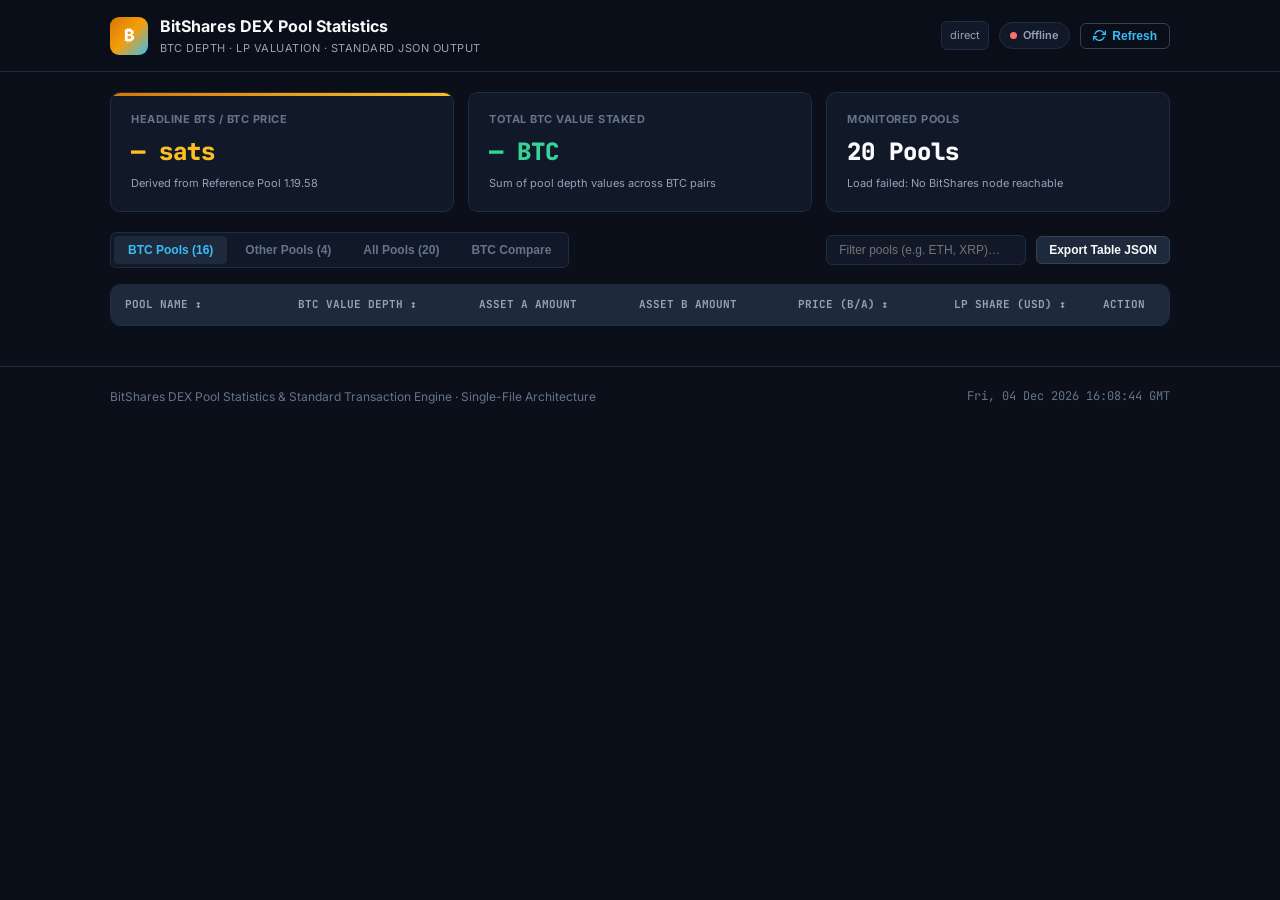
<file: cli-lite/index.html>
<!DOCTYPE html>
<html lang="en">
<head>
  <meta charset="UTF-8" />
  <meta name="viewport" content="width=device-width, initial-scale=1.0" />
  <link rel="stylesheet" href="../shared/fonts.css">
  <title>BitShares DEX Pool Statistics &amp; Tx Generator</title>
  <style>
    *, *::before, *::after { box-sizing: border-box; margin: 0; padding: 0; }
    :root {
      --bg: #0b0f19;
      --surface: #111827;
      --surface2: #1e293b;
      --surface3: #334155;
      --border: #1e2d45;
      --border2: #334155;
      --btc: #f59e0b;
      --btc-light: #fbbf24;
      --btc-glow: rgba(245, 158, 11, 0.2);
      --accent: #38bdf8;
      --accent-glow: rgba(56, 189, 248, 0.2);
      --green: #34d399;
      --red: #f87171;
      --yellow: #fbbf24;
      --purple: #a855f7;
      --text: #f8fafc;
      --text-dim: #94a3b8;
      --text-mute: #64748b;
      --mono: var(--font-mono);
      --radius: 10px;
      --radius-sm: 6px;
      --tr: 180ms ease;
    }

    body {
      font-family: var(--font-ui);
      background: var(--bg);
      color: var(--text);
      min-height: 100vh;
      line-height: 1.6;
      -webkit-font-smoothing: antialiased;
    }

    .wrap { max-width: 1100px; margin: 0 auto; padding: 0 20px; }

    /* Header */
    header {
      border-bottom: 1px solid var(--border);
      padding: 14px 0;
      position: sticky; top: 0;
      background: rgba(11, 15, 25, 0.94);
      backdrop-filter: blur(12px);
      -webkit-backdrop-filter: blur(12px);
      z-index: 100;
    }
    .header-inner { display: flex; align-items: center; justify-content: space-between; gap: 12px; }
    .brand { display: flex; align-items: center; gap: 12px; }
    .brand-icon {
      width: 38px; height: 38px;
      background: linear-gradient(135deg, #d97706 0%, #f59e0b 50%, #38bdf8 100%);
      border-radius: 9px;
      display: flex; align-items: center; justify-content: center;
      font-size: 16px; font-weight: 800; color: #fff;
    }
    .brand-name { font-size: 16px; font-weight: 700; }
    .brand-sub { font-size: 11px; color: var(--text-dim); text-transform: uppercase; letter-spacing: 0.5px; }

    .header-right { display: flex; align-items: center; gap: 10px; }
    .status-pill {
      display: flex; align-items: center; gap: 6px;
      font-size: 11px; font-weight: 600; color: var(--text-dim);
      background: var(--surface); border: 1px solid var(--border);
      border-radius: 20px; padding: 4px 10px;
    }
    .status-dot { width: 7px; height: 7px; border-radius: 50%; background: var(--text-mute); }
    .status-pill.connected .status-dot { background: var(--green); box-shadow: 0 0 6px var(--green); }
    .status-pill.connecting .status-dot { background: var(--yellow); animation: pulse 1s infinite; }
    .status-pill.error .status-dot { background: var(--red); }
    @keyframes pulse { 0%, 100% { opacity: 1; } 50% { opacity: .3; } }

    .node-select {
      font-size: 11px; color: var(--text-dim);
      background: var(--surface); border: 1px solid var(--border);
      border-radius: var(--radius-sm); padding: 5px 8px;
      cursor: pointer; outline: none;
    }
    .btn-refresh {
      display: flex; align-items: center; gap: 6px;
      font-size: 12px; font-weight: 600; color: var(--accent);
      background: transparent; border: 1px solid var(--border2);
      border-radius: var(--radius-sm); padding: 5px 12px;
      cursor: pointer; transition: var(--tr);
    }
    .btn-refresh:hover:not(:disabled) { background: var(--accent-glow); border-color: var(--accent); }
    .btn-refresh:disabled { opacity: .45; cursor: not-allowed; }
    .btn:disabled { opacity: .45; cursor: not-allowed; }
    .btn-refresh.spinning svg { animation: spin .7s linear infinite; }
    @keyframes spin { to { transform: rotate(360deg); } }

    /* Summary Bar */
    .summary-grid {
      display: grid; grid-template-columns: repeat(auto-fit, minmax(240px, 1fr));
      gap: 14px; margin: 20px 0;
    }
    .stat-card {
      background: var(--surface); border: 1px solid var(--border);
      border-radius: var(--radius); padding: 18px 20px;
      display: flex; flex-direction: column; gap: 4px; position: relative; overflow: hidden;
    }
    .stat-card.btc-card::before {
      content: ''; position: absolute; top: 0; left: 0; right: 0; height: 3px;
      background: linear-gradient(90deg, #d97706, #fbbf24);
    }
    .stat-label { font-size: 11px; font-weight: 700; text-transform: uppercase; letter-spacing: 0.5px; color: var(--text-mute); }
    .stat-val { font-size: 24px; font-weight: 800; font-family: var(--mono); }
    .stat-val.btc { color: var(--btc-light); }
    .stat-val.green { color: var(--green); }
    .stat-sub { font-size: 11px; color: var(--text-dim); }

    /* Controls Bar */
    .controls-bar {
      display: flex; justify-content: space-between; align-items: center;
      gap: 12px; margin-bottom: 16px; flex-wrap: wrap;
    }
    .tabs-group {
      display: flex; gap: 4px; background: var(--surface);
      border: 1px solid var(--border); border-radius: var(--radius-sm); padding: 3px;
    }
    .tab-btn {
      font-size: 12px; font-weight: 700; padding: 7px 14px;
      border: none; background: transparent; color: var(--text-mute);
      border-radius: 4px; cursor: pointer; transition: var(--tr);
    }
    .tab-btn:hover { color: var(--text); }
    .tab-btn.active { background: var(--surface2); color: var(--accent); }

    .search-box {
      background: var(--surface); border: 1px solid var(--border);
      border-radius: var(--radius-sm); padding: 7px 12px; font-size: 12px;
      color: var(--text); outline: none; min-width: 200px;
    }
    .search-box:focus { border-color: var(--accent); }

    /* Table */
    .table-card {
      background: var(--surface); border: 1px solid var(--border);
      border-radius: var(--radius); overflow: hidden; margin-bottom: 24px;
    }
    .table-wrap { overflow-x: auto; }
    table { width: 100%; border-collapse: collapse; font-size: 13px; text-align: left; }
    th, td { padding: 11px 14px; border-bottom: 1px solid var(--border); font-family: var(--mono); }
    th {
      background: var(--surface2); color: var(--text-dim); font-size: 11px;
      text-transform: uppercase; font-weight: 700; user-select: none;
    }
    th.sortable { cursor: pointer; }
    th.sortable:hover { color: var(--accent); }
    tr:hover td { background: rgba(255, 255, 255, 0.02); }
    tr:last-child td { border-bottom: none; }

    .pool-name-cell { font-family: inherit; font-weight: 600; display: flex; align-items: center; gap: 8px; }
    .badge {
      font-size: 10px; font-family: var(--mono); padding: 2px 6px;
      border-radius: 4px; background: var(--surface2); border: 1px solid var(--border2); color: var(--text-dim);
    }
    .depth-green { color: var(--green); font-weight: 700; }
    .depth-btc { color: var(--btc-light); }
    .depth-mute { color: var(--text-mute); }
    .price-text { color: var(--accent); }

    .btn-action {
      font-size: 11px; font-weight: 700; padding: 5px 10px;
      border-radius: 4px; border: 1px solid var(--border2);
      background: var(--surface2); color: var(--text); cursor: pointer; transition: var(--tr);
    }
    .btn-action:hover { border-color: var(--accent); color: var(--accent); }

    /* BTC Compare tab: XBTSX.BTC pool 1.19.58 vs BTWTY.BTC pool 1.19.539 */
    .stat-card.parity-card::before {
      content: ''; position: absolute; top: 0; left: 0; right: 0; height: 3px;
      background: linear-gradient(90deg, #34d399, #a855f7);
    }
    .stat-card.depth-card::before {
      content: ''; position: absolute; top: 0; left: 0; right: 0; height: 3px;
      background: linear-gradient(90deg, #fbbf24, #34d399);
    }
    .stat-val.purple { color: var(--purple); }
    .parity-banner {
      background: var(--surface); border: 1px solid var(--border);
      border-radius: var(--radius); padding: 14px 18px; margin-bottom: 16px;
      display: flex; align-items: center; gap: 10px; flex-wrap: wrap;
    }
    .parity-badge {
      font-size: 11px; font-weight: 700; padding: 4px 8px; border-radius: 4px;
      font-family: var(--mono);
    }
    .parity-badge.neutral { background: var(--surface2); color: var(--text); border: 1px solid var(--border2); }
    .parity-badge.premium { background: rgba(52, 211, 153, 0.15); color: var(--green); border: 1px solid var(--green); }
    .parity-badge.discount { background: rgba(248, 113, 113, 0.15); color: var(--red); border: 1px solid var(--red); }
    .parity-text { font-size: 13px; color: var(--text-dim); }
    .parity-text strong { color: var(--text); }
    .dual-grid {
      display: grid; grid-template-columns: repeat(auto-fit, minmax(320px, 1fr));
      gap: 16px; margin-bottom: 24px;
    }
    .pool-card {
      background: var(--surface); border: 1px solid var(--border);
      border-radius: var(--radius); padding: 20px; display: flex; flex-direction: column; gap: 14px;
    }
    .pool-card-header { display: flex; justify-content: space-between; align-items: flex-start; }
    .pool-title { font-size: 16px; font-weight: 700; display: flex; align-items: center; gap: 8px; }
    .pool-desc { font-size: 11px; color: var(--text-mute); margin-top: 2px; }
    .tag {
      font-size: 10px; font-family: var(--mono); font-weight: 700; padding: 2px 7px;
      border-radius: 4px; text-transform: uppercase; letter-spacing: 0.5px;
    }
    .tag-xbtsx { background: rgba(245, 158, 11, 0.15); color: var(--btc-light); border: 1px solid rgba(245, 158, 11, 0.3); }
    .tag-btwty { background: rgba(56, 189, 248, 0.15); color: var(--accent); border: 1px solid rgba(56, 189, 248, 0.3); }
    .pool-metrics-list { display: flex; flex-direction: column; gap: 8px; font-size: 13px; font-family: var(--mono); }
    .metric-row { display: flex; justify-content: space-between; align-items: center; border-bottom: 1px dashed rgba(255, 255, 255, 0.06); padding-bottom: 6px; }
    .metric-k { color: var(--text-mute); font-family: inherit; font-size: 12px; }
    .metric-v { font-weight: 600; color: var(--text); }
    .metric-v.highlight { color: var(--btc-light); font-weight: 700; }
    .metric-v.green { color: var(--green); }
    .card-actions { display: flex; gap: 8px; margin-top: 4px; }
    .card-btn {
      flex: 1; padding: 8px 12px; font-size: 12px; font-weight: 700; border-radius: var(--radius-sm);
      cursor: pointer; transition: var(--tr); display: flex; align-items: center; justify-content: center; gap: 6px;
      border: 1px solid var(--border2); background: var(--surface2);
    }
    .card-btn.swap { color: var(--accent); }
    .card-btn.swap:hover { background: var(--accent-glow); border-color: var(--accent); }
    .card-btn.deposit { color: var(--text-dim); }
    .card-btn.deposit:hover { border-color: var(--green); color: var(--green); }

    /* Modal / Drawer for Transaction JSON Generation */
    .modal-backdrop {
      position: fixed; top: 0; left: 0; right: 0; bottom: 0;
      background: rgba(0, 0, 0, 0.75); backdrop-filter: blur(6px);
      display: none; align-items: center; justify-content: center; z-index: 200;
      padding: 20px;
    }
    .modal {
      background: var(--surface); border: 1px solid var(--border2);
      border-radius: var(--radius); width: 100%; max-width: 620px;
      padding: 24px; max-height: 90vh; overflow-y: auto; display: flex; flex-direction: column; gap: 14px;
    }
    .modal-header { display: flex; justify-content: space-between; align-items: center; border-bottom: 1px solid var(--border); padding-bottom: 12px; }
    .modal-title { font-size: 16px; font-weight: 700; }
    .btn-close { background: transparent; border: none; font-size: 20px; color: var(--text-mute); cursor: pointer; }
    .btn-close:hover { color: var(--text); }

    .form-group { display: flex; flex-direction: column; gap: 6px; }
    .form-group label { font-size: 12px; font-weight: 600; color: var(--text-dim); }
    .form-group input, .form-group select {
      background: var(--surface2); border: 1px solid var(--border2);
      border-radius: var(--radius-sm); color: var(--text); font-size: 13px;
      padding: 8px 12px; outline: none; font-family: inherit;
    }
    .form-group input:focus, .form-group select:focus { border-color: var(--accent); }

    .btn-row { display: flex; gap: 10px; flex-wrap: wrap; margin-top: 10px; }
    .btn {
      display: inline-flex; align-items: center; justify-content: center; gap: 7px;
      font-size: 13px; font-weight: 600; padding: 8px 16px;
      border-radius: var(--radius-sm); border: 1px solid transparent;
      cursor: pointer; transition: var(--tr); outline: none;
    }
    .btn.primary { background: linear-gradient(135deg, #0284c7 0%, #38bdf8 100%); color: #fff; }
    .btn.secondary { background: var(--surface2); border-color: var(--border2); color: var(--text); }
    .btn.secondary:hover { border-color: var(--accent); color: var(--accent); }
    .btn.copied { background: #166534 !important; border-color: var(--green) !important; color: #fff !important; }

    .code-box {
      background: #040813; border: 1px solid var(--border2);
      border-radius: var(--radius-sm); padding: 12px;
      font-family: var(--mono); font-size: 12px; color: #a5d6ff;
      max-height: 250px; overflow-y: auto; white-space: pre-wrap; word-break: break-all;
    }

    footer { border-top: 1px solid var(--border); padding: 20px 0; margin-top: 40px; font-size: 12px; color: var(--text-mute); }
    .footer-inner { display: flex; justify-content: space-between; align-items: center; flex-wrap: wrap; gap: 10px; }
  </style>
</head>
<body>

<header>
  <div class="wrap header-inner">
    <div class="brand">
      <div class="brand-icon">₿</div>
      <div>
        <div class="brand-name">BitShares DEX Pool Statistics</div>
        <div class="brand-sub">BTC Depth · LP Valuation · Standard JSON Output</div>
      </div>
    </div>
    <div class="header-right">
      <span class="node-select" id="nodeLabel" title="Node connection (shared with the BitShares95 desktop)">—</span>
      <div class="status-pill connecting" id="statusPill">
        <div class="status-dot"></div>
        <span id="statusText">Connecting</span>
      </div>
      <button class="btn-refresh" id="refreshBtn">
        <svg id="refreshIcon" width="13" height="13" viewBox="0 0 24 24" fill="none" stroke="currentColor" stroke-width="2.5" stroke-linecap="round" stroke-linejoin="round">
          <polyline points="23 4 23 10 17 10"></polyline>
          <polyline points="1 20 1 14 7 14"></polyline>
          <path d="M3.51 9a9 9 0 0 1 14.85-3.36L23 10M1 14l4.64 4.36A9 9 0 0 0 20.49 15"></path>
        </svg>
        Refresh
      </button>
    </div>
  </div>
</header>

<main class="wrap">
  <!-- Summary Cards -->
  <section class="summary-grid">
    <div class="stat-card btc-card">
      <span class="stat-label">Headline BTS / BTC Price</span>
      <span class="stat-val btc" id="stat-headline-price">— sats</span>
      <span class="stat-sub">Derived from Reference Pool 1.19.58</span>
    </div>
    <div class="stat-card">
      <span class="stat-label">Total BTC Value Staked</span>
      <span class="stat-val green" id="stat-total-btc">— BTC</span>
      <span class="stat-sub">Sum of pool depth values across BTC pairs</span>
    </div>
    <div class="stat-card">
      <span class="stat-label">Monitored Pools</span>
      <span class="stat-val" id="stat-pool-count">20 Pools</span>
      <span class="stat-sub" id="stat-last-time">Waiting for node…</span>
    </div>
  </section>

  <!-- Controls Bar -->
  <div class="controls-bar">
    <div class="tabs-group">
      <button class="tab-btn active" id="tab-btc" onclick="setCategory('btc')">BTC Pools (16)</button>
      <button class="tab-btn" id="tab-other" onclick="setCategory('other')">Other Pools (4)</button>
      <button class="tab-btn" id="tab-all" onclick="setCategory('all')">All Pools (20)</button>
      <button class="tab-btn" id="tab-compare" onclick="setCategory('compare')">BTC Compare</button>
    </div>

    <div style="display:flex; gap:10px; align-items:center;">
      <input type="text" class="search-box" id="search-input" placeholder="Filter pools (e.g. ETH, XRP)…" />
      <button class="btn secondary" id="btn-export-json" style="font-size:12px; padding:6px 12px;">Export Table JSON</button>
    </div>
  </div>

  <!-- BTC Compare: XBTSX.BTC pool 1.19.58 vs BTWTY.BTC pool 1.19.539 -->
  <section id="compare-view" style="display:none;">
    <div class="summary-grid" style="margin-top:0;">
      <div class="stat-card btc-card" title="Average of both pools' sats/BTS, weighted by each pool's capitalization (2 × its BTS reserve)">
        <span class="stat-label">BTS / BTC Avg (Cap-Weighted)</span>
        <span class="stat-val btc" id="cmp-avg-price">— sats</span>
        <span class="stat-sub" id="cmp-avg-sub">1.19.58 + 1.19.539</span>
        <span class="stat-sub" id="cmp-avg-weights"></span>
      </div>
      <div class="stat-card parity-card">
        <span class="stat-label">BTWTY / XBTSX Parity</span>
        <span class="stat-val purple" id="cmp-parity-ratio">—</span>
        <span class="stat-sub" id="cmp-parity-sub">Price Spread</span>
      </div>
      <div class="stat-card depth-card">
        <span class="stat-label">Combined BTC Depth</span>
        <span class="stat-val green" id="cmp-total-btc">— BTC</span>
        <span class="stat-sub" id="cmp-total-usd">— USD Total Staked</span>
      </div>
    </div>
    <div class="parity-banner">
      <span class="parity-badge neutral" id="parity-badge">SPREAD: —</span>
      <span class="parity-text" id="parity-description">Analyzing pool prices and cross-pool parity…</span>
    </div>
    <div class="dual-grid" id="compare-cards"></div>
  </section>

  <!-- Table Card -->
  <div class="table-card" id="table-view">
    <div class="table-wrap">
      <table>
        <thead>
          <tr>
            <th class="sortable" onclick="setSort('name')">Pool Name ↕</th>
            <th class="sortable" onclick="setSort('depth')" style="text-align:right;">BTC Value Depth ↕</th>
            <th style="text-align:right;">Asset A Amount</th>
            <th style="text-align:right;">Asset B Amount</th>
            <th class="sortable" onclick="setSort('price')" style="text-align:right;">Price (B/A) ↕</th>
            <th class="sortable" onclick="setSort('lpUsd')" style="text-align:right;">LP Share (USD) ↕</th>
            <th style="text-align:center;">Action</th>
          </tr>
        </thead>
        <tbody id="pool-table-body"></tbody>
      </table>
    </div>
  </div>
</main>

<!-- Transaction Generator Modal (Standard JSON Output) -->
<div class="modal-backdrop" id="tx-modal">
  <div class="modal">
    <div class="modal-header">
      <span class="modal-title" id="modal-pool-title">Pool Operation Tx Builder</span>
      <button class="btn-close" onclick="closeModal()">✕</button>
    </div>

    <div class="form-group">
      <label>Operation Type</label>
      <select id="modal-op-type" onchange="updateModalForm()">
        <option value="63" selected>Swap (Op 63: liquidity_pool_exchange)</option>
        <option value="61">Deposit (Op 61: liquidity_pool_deposit)</option>
      </select>
    </div>

    <div class="form-group" id="group-direction">
      <label>Swap Direction</label>
      <select id="modal-direction" onchange="calculateModalTx()"></select>
    </div>

    <div class="form-group">
      <label id="modal-amount-label">Amount</label>
      <input type="number" id="modal-amount" step="any" min="0" value="10" oninput="calculateModalTx()" />
    </div>

    <div class="form-group" id="group-slippage">
      <label>Slippage Tolerance (%)</label>
      <input type="number" id="modal-slippage" step="0.1" min="0.1" max="10" value="0.5" oninput="calculateModalTx()" />
    </div>

    <div class="form-group">
      <label>BitShares Account (name or 1.2.x ID)</label>
      <input type="text" id="modal-account" placeholder="e.g. your-account" autocomplete="off" spellcheck="false" oninput="calculateModalTx()" />
    </div>

    <div id="modal-summary-text" style="font-size:12px; font-family:var(--mono); color:var(--green);"></div>

    <div class="btn-row">
      <button class="btn primary" id="btn-deeplink-modal" disabled>⚡ Sign in Beet</button>
      <button class="btn secondary" id="btn-download-modal-json" disabled>💾 Download JSON</button>
      <button class="btn secondary" id="btn-copy-modal-json" disabled>📋 Copy JSON</button>
    </div>
    <div style="font-size:11px; color:var(--text-mute);">⚡ <strong>Sign in Beet</strong> opens your host wallet directly via deeplink. Or <strong>Download JSON</strong> to sign in BeetVault.</div>

    <pre class="code-box" id="modal-tx-preview"></pre>
  </div>
</div>

<footer>
  <div class="wrap footer-inner">
    <div>BitShares DEX Pool Statistics &amp; Standard Transaction Engine · Single-File Architecture</div>
    <div id="footer-time" style="font-family:var(--mono);"></div>
  </div>
</footer>

<script src="../shared/b95-bridge.js"></script>
<script src="../shared/beetvault.js"></script>
<script src="../shared/pool-math.js"></script>
<script>
(() => {
  'use strict';

  // ── 1. Configuration & Pools ────────────────────────────────
  const BTC_ASSETS = ["XBTSX.BTC", "GDEX.BTC", "HONEST.BTC", "BTWTY.BTC"];
  const USD_ASSETS = ["USDT", "XBTSX.USDT", "HONEST.USD", "USD", "HONEST.USDT"];

  const XBTSX_POOLS = [
    { id: "1.19.58",  name: "BTS / XBTSX.BTC", priority: 1 },
    { id: "1.19.508", name: "XBTSX.BTC / BTWTY.EOS", priority: 2 },
    { id: "1.19.531", name: "XBTSX.BTC / XBTSX.A", priority: 3 },
    { id: "1.19.493", name: "XBTSX.BTC / XBTSX.ETH", priority: 4 },
    { id: "1.19.122", name: "XBTSX.BTC / XBTSX.HIVE", priority: 5 },
    { id: "1.19.516", name: "XBTSX.BTC / XBTSX.DOGE", priority: 6 },
    { id: "1.19.170", name: "BTWTY / XBTSX.BTC", priority: 7 },
    { id: "1.19.443", name: "XBTSX.BTC / HONEST.MONEY", priority: 8 },
    { id: "1.19.160", name: "XBTSX.BTC / XBTSX.USDT", priority: 9 },
    { id: "1.19.518", name: "XBTSX.BTC / IOB.XRP", priority: 10 },
    { id: "1.19.45",  name: "GDEX.BTC / XBTSX.BTC", priority: 11 },
    { id: "1.19.200", name: "XBTSX.BTC / XBTSX.RUB", priority: 12 },
    { id: "1.19.442", name: "XBTSX.BTC / HONEST.BTC", priority: 13 },
    { id: "1.19.526", name: "XBTSX.BTC / XBTSX.ETC", priority: 14 },
    { id: "1.19.539", name: "BTS / BTWTY.BTC", priority: 15 },
    { id: "1.19.540", name: "TWENTIX / BTWTY.BTC", priority: 16 }
  ];

  const OTHER_POOLS = [
    { id: "1.19.0",  name: "BTS / TWENTIX", priority: 1 },
    { id: "1.19.44", name: "TWENTIX / IOB.XRP", priority: 2 },
    { id: "1.19.10", name: "BTS / CNY", priority: 3 },
    { id: "1.19.15", name: "BTS / USD", priority: 4 }
  ];

  const ALL_POOLS = [...XBTSX_POOLS, ...OTHER_POOLS];

  // BTC Compare tab: the two BTS / BTC pools side by side (both are in XBTSX_POOLS)
  const COMPARE_POOLS = [
    { id: "1.19.58",  tag: "XBTSX Gateway", tagClass: "tag-xbtsx", desc: "XBTS Gateway Anchor Pool" },
    { id: "1.19.539", tag: "BTWTY Bitcoin", tagClass: "tag-btwty", desc: "BitShares Twenty Ecosystem Pool" }
  ];

  // ── 2. State & WebSocket RPC ────────────────────────────────
  let activeCategory = 'btc';
  let sortBy = 'depth';
  let sortAsc = false;
  let searchQuery = '';

  const cache = new Map();

  let poolStats = [];
  let headlinePriceSats = null;
  let usdRefs = { usdPerBts: 0, usdPerBtc: 0 };
  let activeModalPool = null;

  const $ = id => document.getElementById(id);

  function fmtNum(n, d = 4) {
    if (!isFinite(n) || n === 0) return '0';
    if (n >= 1000000) return n.toLocaleString('en-US', { minimumFractionDigits: 2, maximumFractionDigits: 2 });
    if (n >= 1) return n.toLocaleString('en-US', { minimumFractionDigits: 4, maximumFractionDigits: 4 });
    return n.toFixed(d);
  }

  function fmtUsd(n) {
    if (!isFinite(n) || n <= 0) return '—';
    if (n >= 1000) return `$${n.toLocaleString('en-US', { maximumFractionDigits: 2 })}`;
    if (n >= 1) return `$${n.toFixed(2)}`;
    if (n >= 0.0001) return `$${n.toFixed(4)}`;
    return `$${n.toFixed(8)}`;
  }

  function setStatus(status, label) {
    const pill = $('statusPill');
    pill.className = `status-pill ${status}`;
    $('statusText').textContent = label;
  }

  // Chain reads go through the desktop's node connection (B95.rpc); popped out,
  // the bridge connects to a node itself
  function callRPC(api, method, params) {
    return B95.rpc(method, params, { api: api === 'database' ? 0 : api });
  }

  async function getObjects(ids) {
    const missing = ids.filter(id => !cache.has(id));
    if (missing.length > 0) {
      const res = await callRPC("database", "get_objects", [missing]);
      if (Array.isArray(res)) {
        res.forEach((obj, idx) => {
          if (obj) cache.set(missing[idx], obj);
        });
      }
    }
    const map = {};
    ids.forEach(id => { if (cache.has(id)) map[id] = cache.get(id); });
    return map;
  }

  // A pool's reserves in whole units, using each asset's on-chain precision; null if an asset is missing
  async function poolBalances(p) {
    const assets = await getObjects([p.asset_a, p.asset_b]);
    const a = assets[p.asset_a], b = assets[p.asset_b];
    if (!a || !b) return null;
    return [parseInt(p.balance_a, 10) / Math.pow(10, a.precision), parseInt(p.balance_b, 10) / Math.pow(10, b.precision)];
  }

  // localStorage throws in private windows and with site data blocked; the account field just starts empty
  function savedAccount() {
    try { return localStorage.getItem('bts_cli_account'); } catch { return null; }
  }
  function saveAccount(name) {
    try { localStorage.setItem('bts_cli_account', name); } catch { /* not remembered */ }
  }

  // Market fees the chain takes on a pool swap, as fractions: the sold asset's
  // maker fee comes off the input and the bought asset's taker fee off the output.
  // Only assets with the charge_market_fee flag (0x01) charge them.
  function marketFee(asset) {
    const o = asset && asset.options;
    if (!o || !(o.flags & 1)) return { maker: 0, taker: 0 };
    const maker = (o.market_fee_percent || 0) / 10000;
    const taker = o.extensions && o.extensions.taker_fee_percent != null ? o.extensions.taker_fee_percent / 10000 : maker;
    return { maker, taker };
  }

  // ── 3. Data Fetching & Calculations ─────────────────────────
  async function loadAllData() {
    $('refreshBtn').classList.add('spinning');
    try {
      // 1. Fetch reference pools 1.19.48 (BTS/USDT) and 1.19.58 (BTS/BTC)
      const refPools = await getObjects(["1.19.48", "1.19.58"]);
      const pUsdt = refPools["1.19.48"];
      const pBtc = refPools["1.19.58"];

      const usdtBal = pUsdt && await poolBalances(pUsdt);
      if (usdtBal) {
        const [balBts, balUsdt] = usdtBal;
        usdRefs.usdPerBts = balBts > 0 ? balUsdt / balBts : 0;
      }

      const btcBal = pBtc && usdRefs.usdPerBts > 0 && await poolBalances(pBtc);
      if (btcBal) {
        const [balBts, balBtc] = btcBal;
        const btcPerBts = balBts > 0 ? balBtc / balBts : 0;
        usdRefs.usdPerBtc = btcPerBts > 0 ? usdRefs.usdPerBts / btcPerBts : 0;

        // Headline sats price
        headlinePriceSats = (btcPerBts * 100000000).toLocaleString('en-US', { minimumFractionDigits: 2, maximumFractionDigits: 2 });
        $('stat-headline-price').textContent = `${headlinePriceSats} sats`;
      }

      // 2. Fetch all monitored pools
      const allIds = ALL_POOLS.map(p => p.id);
      const poolsRaw = await getObjects(allIds);

      // Collect all asset IDs
      const assetIds = new Set();
      const shareIds = new Set();
      ALL_POOLS.forEach(cfg => {
        const p = poolsRaw[cfg.id];
        if (p) {
          assetIds.add(p.asset_a);
          assetIds.add(p.asset_b);
          shareIds.add(p.share_asset);
        }
      });

      const assetMap = await getObjects([...assetIds, ...shareIds]);

      // Collect dynamic asset data IDs for shares
      const dynIds = [];
      shareIds.forEach(sid => {
        const a = assetMap[sid];
        if (a && a.dynamic_asset_data_id) dynIds.push(a.dynamic_asset_data_id);
      });
      const dynMap = await getObjects(dynIds);

      // Calculate stats for each pool
      poolStats = ALL_POOLS.map(cfg => {
        const p = poolsRaw[cfg.id];
        if (!p) return { ...cfg, error: true };

        const assetA = assetMap[p.asset_a] || { symbol: '?', precision: 5 };
        const assetB = assetMap[p.asset_b] || { symbol: '?', precision: 5 };
        const shareAsset = assetMap[p.share_asset] || { symbol: '?', precision: 5 };

        const balA = parseInt(p.balance_a, 10) / Math.pow(10, assetA.precision);
        const balB = parseInt(p.balance_b, 10) / Math.pow(10, assetB.precision);

        let shareSupply = 0;
        if (shareAsset.dynamic_asset_data_id && dynMap[shareAsset.dynamic_asset_data_id]) {
          shareSupply = parseInt(dynMap[shareAsset.dynamic_asset_data_id].current_supply, 10) / Math.pow(10, shareAsset.precision);
        }

        const price = balA > 0 ? balB / balA : 0;

        // BTC Value Depth (balanceBTC * 2)
        let btcDepthValue = -1;
        if (BTC_ASSETS.includes(assetA.symbol)) btcDepthValue = balA * 2;
        else if (BTC_ASSETS.includes(assetB.symbol)) btcDepthValue = balB * 2;

        // Pool USD value and LP valuation via shared/pool-math.js
        const { usdDepthValue, lpUsdValue } = PoolMath.valueLpShareUsd(p, assetA, assetB, shareSupply, usdRefs);

        return {
          id: p.id,
          name: cfg.name,
          priority: cfg.priority,
          category: XBTSX_POOLS.some(x => x.id === p.id) ? 'btc' : 'other',
          assetA: assetA.symbol,
          assetB: assetB.symbol,
          assetA_id: p.asset_a,
          assetB_id: p.asset_b,
          precisionA: assetA.precision,
          precisionB: assetB.precision,
          shareSymbol: shareAsset.symbol,
          balanceA: balA,
          balanceB: balB,
          price,
          shareSupply,
          btcDepthValue,
          usdDepthValue,
          lpUsdValue,
          takerFeeBps: Number(p.taker_fee_percent ?? 0),
          assetA_obj: assetA,
          assetB_obj: assetB,
          marketFeeA: PoolMath.marketFee(assetA, 10000n, true),
          marketFeeB: PoolMath.marketFee(assetB, 10000n, true)
        };
      });

      renderTable();
      if (!B95.embedded) setStatus('connected', 'Direct');
    } catch (e) {
      console.error(e);
      loadedNodeUrl = null;
      if (!B95.embedded) setStatus('error', 'Offline');
      else setStatus('error', 'Error');
      $('stat-last-time').textContent = `Load failed: ${e.message}`;
    } finally {
      $('refreshBtn').classList.remove('spinning');
    }
  }

  // ── 4. Rendering & Sorting ──────────────────────────────────
  function renderTable() {
    const comparing = activeCategory === 'compare';
    $('compare-view').style.display = comparing ? '' : 'none';
    $('table-view').style.display = comparing ? 'none' : '';
    $('search-input').style.display = comparing ? 'none' : '';
    renderCompare();

    let list = poolStats.filter(p => !p.error);

    if (activeCategory === 'btc') list = list.filter(p => p.category === 'btc');
    else if (activeCategory === 'other') list = list.filter(p => p.category === 'other');

    if (searchQuery) {
      const q = searchQuery.toLowerCase();
      list = list.filter(p => p.name.toLowerCase().includes(q) || p.id.includes(q));
    }

    // Sort
    list.sort((a, b) => {
      let va = a[sortBy], vb = b[sortBy];
      if (sortBy === 'name') {
        return sortAsc ? a.name.localeCompare(b.name) : b.name.localeCompare(a.name);
      }
      return sortAsc ? (va - vb) : (vb - va);
    });

    // Update Top Summary Stats
    const totalBtc = poolStats
      .filter(p => p.btcDepthValue > 0)
      .reduce((sum, p) => sum + p.btcDepthValue, 0);

    $('stat-total-btc').textContent = `${fmtNum(totalBtc, 8)} BTC`;
    $('stat-pool-count').textContent = `${poolStats.length} Monitored Pools`;
    $('stat-last-time').textContent = `Refreshed at ${new Date().toLocaleTimeString()}`;

    // Table Body
    const tbody = $('pool-table-body');
    tbody.innerHTML = list.map(p => {
      let depthClass = 'depth-mute';
      let depthText = 'N/A';
      if (p.btcDepthValue > 0.1) { depthClass = 'depth-green'; depthText = `${fmtNum(p.btcDepthValue, 8)} BTC`; }
      else if (p.btcDepthValue > 0) { depthClass = 'depth-btc'; depthText = `${fmtNum(p.btcDepthValue, 8)} BTC`; }

      return `
        <tr>
          <td>
            <div class="pool-name-cell">
              <span>${p.name}</span>
              <span class="badge">${p.id}</span>
            </div>
          </td>
          <td style="text-align:right;" class="${depthClass}">${depthText}</td>
          <td style="text-align:right;">${fmtNum(p.balanceA, 4)} <span class="badge">${p.assetA}</span></td>
          <td style="text-align:right;">${fmtNum(p.balanceB, 4)} <span class="badge">${p.assetB}</span></td>
          <td style="text-align:right;" class="price-text">${fmtNum(p.price, 8)}</td>
          <td style="text-align:right; color:${p.lpUsdValue > 0.01 ? 'var(--green)' : 'var(--text-mute)'};">
            ${fmtUsd(p.lpUsdValue)}
          </td>
          <td style="text-align:center;">
            <button class="btn-action" onclick="openTxModal('${p.id}')">Tx JSON ⚡</button>
          </td>
        </tr>`;
    }).join('');
  }

  // BTC Compare tab: each pool's BTS leg and BTC leg, as sats per BTS and BTS per BTC
  function btcSides(p) {
    const btsIsA = p.assetA === 'BTS';
    const bts = btsIsA ? p.balanceA : p.balanceB;
    const btc = btsIsA ? p.balanceB : p.balanceA;
    return { bts, btc, btcAsset: btsIsA ? p.assetB : p.assetA, satsPerBts: bts > 0 ? (btc / bts) * 1e8 : 0, btsPerBtc: btc > 0 ? bts / btc : 0 };
  }

  function renderCompare() {
    const pools = COMPARE_POOLS.map(cfg => {
      const p = poolStats.find(x => x.id === cfg.id && !x.error);
      return p && { ...cfg, p, s: btcSides(p) };
    });
    const live = pools.filter(c => c && c.s.bts > 0);

    $('compare-cards').innerHTML = pools.map((c, i) => {
      if (!c) return `<div class="pool-card"><div class="pool-title">Pool ${COMPARE_POOLS[i].id}</div><div class="pool-desc">Not loaded</div></div>`;
      const { p, s } = c;
      const row = (k, v, cls = '') => `<div class="metric-row"><span class="metric-k">${k}</span><span class="metric-v ${cls}">${v}</span></div>`;
      return `
        <div class="pool-card">
          <div class="pool-card-header">
            <div>
              <div class="pool-title"><span>${p.name}</span><span class="tag ${c.tagClass}">${p.id}</span></div>
              <div class="pool-desc">${c.desc}</div>
            </div>
            <span class="badge">${(p.takerFeeBps / 100).toFixed(2)}% Fee</span>
          </div>
          <div class="pool-metrics-list">
            ${row('BTS Reserve', `${fmtNum(s.bts, 2)} BTS`)}
            ${row(`${s.btcAsset} Reserve`, `${fmtNum(s.btc, 8)} ${s.btcAsset}`, 'highlight')}
            ${row('Spot Rate (Sats/BTS)', `${s.satsPerBts.toFixed(2)} sats`, 'highlight')}
            ${row('Inverse Rate (BTS/BTC)', `${fmtNum(s.btsPerBtc, 2)} BTS`)}
            ${row('BTC Depth (2×BTC)', `${fmtNum(2 * s.btc, 6)} BTC (${fmtUsd(p.usdDepthValue)})`, 'green')}
            ${row('LP Share Value (USD)', fmtUsd(p.lpUsdValue), 'green')}
            ${row('LP Token / Supply', `<span style="font-size:11px;">${p.shareSymbol} (${fmtNum(p.shareSupply, 2)} shares)</span>`)}
          </div>
          <div class="card-actions">
            <button class="card-btn swap" onclick="openTxModal('${p.id}', '63')">⚡ Swap (Op 63)</button>
            <button class="card-btn deposit" onclick="openTxModal('${p.id}', '61')">💧 Deposit LP (Op 61)</button>
          </div>
        </div>`;
    }).join('');

    // Capitalization-weighted BTS / BTC average. A pool's capitalization is twice
    // its BTS reserve, so weighting each sats/BTS by it reduces to
    // total BTC reserves / total BTS reserves.
    const totalBts = live.reduce((t, c) => t + c.s.bts, 0);
    if (totalBts > 0) {
      const avgBtcPerBts = live.reduce((t, c) => t + c.s.btc, 0) / totalBts;
      $('cmp-avg-price').textContent = `${(avgBtcPerBts * 1e8).toFixed(2)} sats`;
      $('cmp-avg-sub').textContent = `1 BTC = ${fmtNum(avgBtcPerBts > 0 ? 1 / avgBtcPerBts : 0, 0)} BTS`;
      $('cmp-avg-weights').textContent = live.map(c => `${c.id}: ${(c.s.bts / totalBts * 100).toFixed(1)}%`).join(' · ');
    }

    // Parity: BTS per BTWTY.BTC over BTS per XBTSX.BTC
    const [x, w] = pools;
    if (x && w && x.s.btsPerBtc > 0 && w.s.btsPerBtc > 0) {
      const ratio = w.s.btsPerBtc / x.s.btsPerBtc;
      const spreadPct = (ratio - 1) * 100;
      const signed = `${spreadPct >= 0 ? '+' : ''}${spreadPct.toFixed(2)}%`;
      $('cmp-parity-ratio').textContent = `${ratio.toFixed(4)}x`;
      $('cmp-parity-sub').textContent = `${signed} vs ${x.id}`;
      const badge = $('parity-badge');
      const desc = $('parity-description');
      if (Math.abs(spreadPct) < 0.25) {
        badge.className = 'parity-badge neutral';
        badge.textContent = `SPREAD: ${signed} (AT PARITY)`;
        desc.innerHTML = `<strong>Balanced Parity</strong> — BTWTY.BTC and XBTSX.BTC prices are tightly aligned within 0.25%.`;
      } else if (spreadPct > 0) {
        badge.className = 'parity-badge premium';
        badge.textContent = `BTWTY.BTC PREMIUM: ${signed}`;
        desc.innerHTML = `<strong>1 BTWTY.BTC yields ${fmtNum(w.s.btsPerBtc - x.s.btsPerBtc, 0)} more BTS</strong> than 1 XBTSX.BTC. Holders of BTWTY.BTC get more BTS selling on ${w.id}; BTC bought with BTS is cheaper as XBTSX.BTC on ${x.id}.`;
      } else {
        badge.className = 'parity-badge discount';
        badge.textContent = `BTWTY.BTC DISCOUNT: ${signed}`;
        desc.innerHTML = `<strong>BTWTY.BTC is cheaper</strong> by ${Math.abs(spreadPct).toFixed(2)}% in BTS terms. BTC bought with BTS is cheaper as BTWTY.BTC on ${w.id}; holders of XBTSX.BTC get more BTS selling on ${x.id}.`;
      }
    }

    $('cmp-total-btc').textContent = `${fmtNum(live.reduce((t, c) => t + 2 * c.s.btc, 0), 6)} BTC`;
    $('cmp-total-usd').textContent = `${fmtUsd(live.reduce((t, c) => t + c.p.usdDepthValue, 0))} Total Staked`;
  }

  window.setCategory = function(cat) {
    activeCategory = cat;
    ['btc', 'other', 'all', 'compare'].forEach(c => {
      $(`tab-${c}`).className = `tab-btn ${c === cat ? 'active' : ''}`;
    });
    renderTable();
  };

  window.setSort = function(key) {
    if (sortBy === key) sortAsc = !sortAsc;
    else { sortBy = key; sortAsc = false; }
    renderTable();
  };

  // ── 5. Standard BitShares Tx Generator Modal ────────────────
  window.openTxModal = function(poolId, opType) {
    const p = poolStats.find(x => x.id === poolId);
    if (!p) return;
    activeModalPool = p;
    if (opType) $('modal-op-type').value = opType;

    $('modal-pool-title').textContent = `${p.name} (Pool ${p.id})`;

    const dirSel = $('modal-direction');
    dirSel.innerHTML = `
      <option value="AtoB">Sell ${p.assetA} → Buy ${p.assetB}</option>
      <option value="BtoA">Sell ${p.assetB} → Buy ${p.assetA}</option>
    `;

    if (!$('modal-account').value.trim()) {
      const savedAcc = desktopAccount || savedAccount();
      if (savedAcc) $('modal-account').value = savedAcc;
    }

    updateModalForm();
    calculateModalTx();
    $('tx-modal').style.display = 'flex';
  };

  window.closeModal = function() {
    $('tx-modal').style.display = 'none';
  };

  window.updateModalForm = function() {
    const op = $('modal-op-type').value;
    const isSwap = op === "63";
    $('group-direction').style.display = isSwap ? 'flex' : 'none';
    $('group-slippage').style.display = isSwap ? 'flex' : 'none';
    $('modal-amount-label').textContent = isSwap ? 'Amount to Sell' : `Amount of ${activeModalPool?.assetA || 'Asset A'}`;
    calculateModalTx();
  };

  window.calculateModalTx = function() {
    if (!activeModalPool) return;
    const p = activeModalPool;
    const opType = $('modal-op-type').value;
    const accountInput = $('modal-account').value.trim();
    if (accountInput) saveAccount(accountInput);

    const amount = parseFloat($('modal-amount').value) || 0;
    const slippagePct = parseFloat($('modal-slippage').value) || 0.5;

    let txOp = null;
    let summary = '';

    if (opType === "63") {
      // AMM Swap (Op 63)
      const isAtoB = $('modal-direction').value === "AtoB";
      const sellAsset = isAtoB ? p.assetA : p.assetB;
      const buyAsset = isAtoB ? p.assetB : p.assetA;
      const sellAssetId = isAtoB ? p.assetA_id : p.assetB_id;
      const buyAssetId = isAtoB ? p.assetB_id : p.assetA_id;
      const sellPrec = isAtoB ? p.precisionA : p.precisionB;
      const buyPrec = isAtoB ? p.precisionB : p.precisionA;
      const resIn = isAtoB ? p.balanceA : p.balanceB;
      const resOut = isAtoB ? p.balanceB : p.balanceA;

      const sellRawBig = PoolMath.big(Math.round(amount * Math.pow(10, sellPrec)));
      const poolObj = {
        asset_a: p.assetA_id,
        asset_b: p.assetB_id,
        balance_a: String(Math.round(p.balanceA * Math.pow(10, p.precisionA))),
        balance_b: String(Math.round(p.balanceB * Math.pow(10, p.precisionB))),
        taker_fee_percent: p.takerFeeBps
      };
      const assetMap = {
        [p.assetA_id]: p.assetA_obj,
        [p.assetB_id]: p.assetB_obj
      };
      const swapRes = PoolMath.calculatePoolSwap(
        poolObj,
        sellRawBig,
        sellAssetId,
        Math.round(slippagePct * 10),
        assetMap
      );

      const sellRaw = String(sellRawBig);
      const minRaw = String(swapRes.minReceive);
      const dy = Number(swapRes.expectedOut) / Math.pow(10, buyPrec);
      const minRecv = Number(swapRes.minReceive) / Math.pow(10, buyPrec);

      summary = `Expected Output: ~${fmtNum(dy, 4)} ${buyAsset} (Min: ${fmtNum(minRecv, 4)} ${buyAsset})`;

      txOp = [
        63,
        {
          fee: { amount: "0", asset_id: "1.3.0" },
          account: null,
          pool: p.id,
          amount_to_sell: { amount: sellRaw, asset_id: sellAssetId },
          min_to_receive: { amount: minRaw, asset_id: buyAssetId },
          extensions: []
        }
      ];
    } else {
      // LP Deposit (Op 61)
      const poolObj = {
        asset_a: p.assetA_id,
        asset_b: p.assetB_id,
        balance_a: String(Math.round(p.balanceA * Math.pow(10, p.precisionA))),
        balance_b: String(Math.round(p.balanceB * Math.pow(10, p.precisionB)))
      };
      const depA = amount;
      const rawA = String(Math.round(depA * Math.pow(10, p.precisionA)));
      const rawB = String(PoolMath.pairedAmount(poolObj, rawA, p.assetA_id));
      const depB = Number(rawB) / Math.pow(10, p.precisionB);

      summary = `Pairing Deposit: ${fmtNum(depA, 4)} ${p.assetA} + ${fmtNum(depB, 4)} ${p.assetB}`;

      txOp = [
        61,
        {
          fee: { amount: "0", asset_id: "1.3.0" },
          account: null,
          pool: p.id,
          amount_a: { amount: rawA, asset_id: p.assetA_id },
          amount_b: { amount: rawB, asset_id: p.assetB_id },
          extensions: []
        }
      ];
    }

    $('modal-summary-text').textContent = summary;
    const amounts = opType === "63"
      ? [txOp[1].amount_to_sell.amount, txOp[1].min_to_receive.amount]
      : [txOp[1].amount_a.amount, txOp[1].amount_b.amount];
    if (amounts.some(a => !(Number(a) > 0))) {
      clearTimeout(buildTimer);
      buildSeq++;
      showRequest(null, 'Amount too small: both legs must be at least one unit of their asset.');
      return;
    }
    buildRequestSoon(accountInput, txOp);
  };

  // The preview is the BeetVault request Copy and Download hand over: the account
  // resolved to its 1.2.x id and the expiration taken from chain time
  let modalRequest = null;
  let buildTimer = null;
  let buildSeq = 0;

  function showRequest(request, message) {
    modalRequest = request;
    $('modal-tx-preview').textContent = request ? BeetVault.requestJson(request) : message;
    $('btn-deeplink-modal').disabled = !request;
    $('btn-copy-modal-json').disabled = !request;
    $('btn-download-modal-json').disabled = !request;
  }

  function buildRequestSoon(accountInput, txOp) {
    clearTimeout(buildTimer);
    const seq = ++buildSeq;
    showRequest(null, accountInput ? 'Building BeetVault request…' : 'Enter the account that will sign this transaction.');
    if (!accountInput) return;
    buildTimer = setTimeout(async () => {
      try {
        const [account, dgp] = await Promise.all([
          B95.resolveAccount(accountInput),
          callRPC('database', 'get_dynamic_global_properties', [])
        ]);
        if (seq !== buildSeq) return;
        const op = [txOp[0], { ...txOp[1], account: account.id }];
        showRequest(BeetVault.buildRequest([op], {
          appName: 'Pool Stats Lite',
          expiration: BeetVault.expirationFrom(dgp.time)
        }));
      } catch (e) {
        if (seq === buildSeq) showRequest(null, `Could not build the request: ${e.message}`);
      }
    }, 400);
  }

  // ── 6. Event Listeners & Export ─────────────────────────────
  $('search-input').addEventListener('input', e => {
    searchQuery = e.target.value.trim();
    renderTable();
  });

  $('refreshBtn').addEventListener('click', () => {
    cache.clear();
    loadAllData();
  });

  // Auto-refresh every minute while the page is visible, the node is up and no load is running
  setInterval(() => {
    const btn = $('refreshBtn');
    if (!B95.visible() || btn.disabled || btn.classList.contains('spinning') || poolStats.length === 0) return;
    cache.clear();
    loadAllData();
  }, 60000);

  $('btn-export-json').addEventListener('click', () => {
    const data = JSON.stringify(poolStats, null, 2);
    const blob = new Blob([data], { type: "application/json" });
    const url = URL.createObjectURL(blob);
    const a = document.createElement("a");
    a.href = url;
    a.download = `bitshares-pools-stats-${Date.now()}.json`;
    document.body.appendChild(a);
    a.click();
    document.body.removeChild(a);
    URL.revokeObjectURL(url);
  });

  $('btn-copy-modal-json').addEventListener('click', async () => {
    if (!modalRequest) return;
    const text = BeetVault.requestJson(modalRequest);
    try {
      await navigator.clipboard.writeText(text);
      const btn = $('btn-copy-modal-json');
      const orig = btn.textContent;
      btn.textContent = 'Copied!';
      btn.classList.add('copied');
      setTimeout(() => { btn.textContent = orig; btn.classList.remove('copied'); }, 2000);
    } catch {}
  });

  $('btn-deeplink-modal').addEventListener('click', () => {
    if (!modalRequest) return;
    const acct = $('modal-account').value.trim();
    if (!BeetVault.launchDeeplink(modalRequest)) return;
    if (window.B95) B95.notify('Beet Deeplink', `Opened pool transaction in Beet wallet for ${acct}.`);
  });

  $('btn-download-modal-json').addEventListener('click', () => {
    if (!modalRequest) return;
    const filename = `bts-pool-tx-${activeModalPool?.id || 'op'}-${Date.now()}.json`;
    BeetVault.downloadRequest(modalRequest, filename, { signer: $('modal-account').value.trim() });
  });

  setInterval(() => { $('footer-time').textContent = new Date().toUTCString(); }, 1000);

  // ── 7. Desktop node & account ───────────────────────────────
  let desktopAccount = null;
  let loadedNodeUrl = null;

  B95.onContext(({ account, node }) => {
    // Desktop login fills the account field (typing another account still works)
    if (account && account.name !== desktopAccount) {
      desktopAccount = account.name;
      $('modal-account').value = account.name;
      if ($('tx-modal').style.display === 'flex') calculateModalTx();
    }
    if (!B95.embedded) return;
    $('nodeLabel').textContent = node.url ? node.url.replace('wss://', '').replace(/\/ws$/, '') : 'desktop';
    if (node.status === 'online') {
      setStatus('connected', 'Live');
      $('refreshBtn').disabled = false;
      // First connection, desktop switched nodes, or retry after failed initial load
      if (node.url !== loadedNodeUrl || poolStats.length === 0) {
        loadedNodeUrl = node.url;
        cache.clear();
        loadAllData();
      }
    } else {
      setStatus(node.status === 'offline' ? 'error' : 'connecting', node.status === 'offline' ? 'Offline' : 'Connecting…');
      $('refreshBtn').disabled = true;
    }
  });

  // Popped out: the bridge picks a node itself
  if (!B95.embedded) {
    $('nodeLabel').textContent = 'direct';
    loadAllData();
  }
})();
</script>
</body>
</html>
</file>
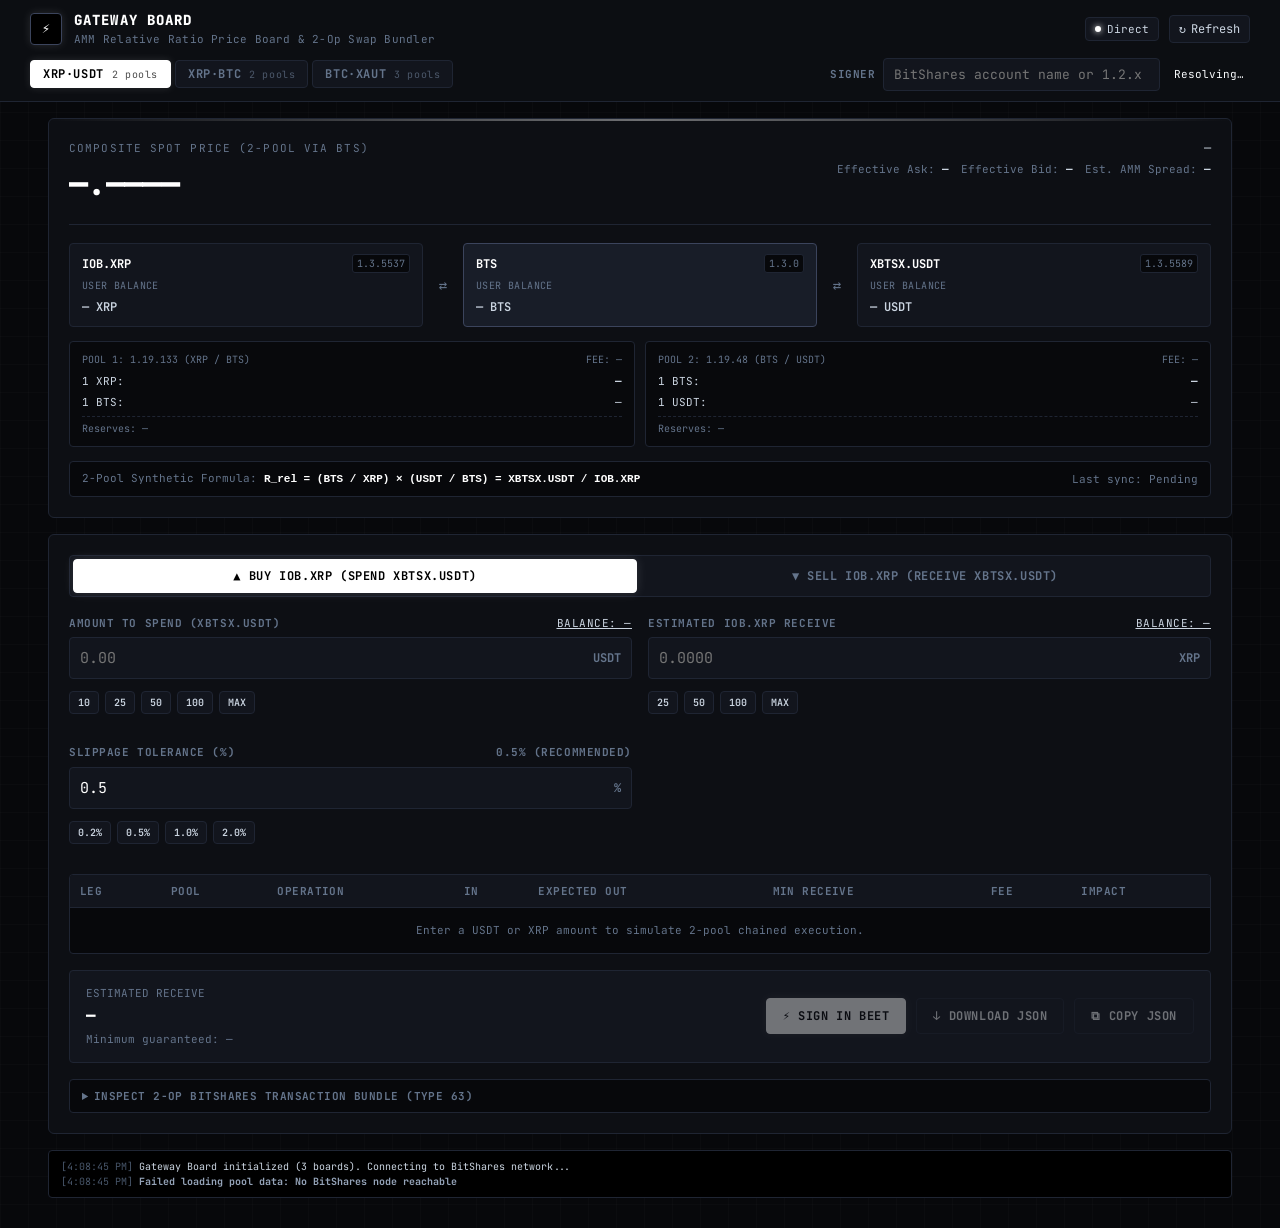
<file: gateway-board/index.html>
<!DOCTYPE html>
<html lang="en">
<head>
  <meta charset="UTF-8" />
  <meta name="viewport" content="width=device-width, initial-scale=1.0" />
  <link rel="stylesheet" href="../shared/fonts.css">
  <title>Gateway Board</title>
  <style>
    /* ── Reset & Variables (Monochrome Cyberpunk) ─────────────────── */
    *, *::before, *::after { box-sizing: border-box; margin: 0; padding: 0; }
    [hidden] { display: none !important; }
    :root {
      --bg: #07080b;
      --bg-panel: #0d0f14;
      --surface: #12151d;
      --surface2: #181d28;
      --surface3: #222838;
      --border: #1f2533;
      --border-bright: #3b445c;
      --border-active: #e2e8f0;
      
      --text: #f8fafc;
      --text-dim: #cbd5e1;
      --text-muted: #64748b;
      --text-dark: #334155;

      --mono: var(--font-mono);
      --sans: var(--font-ui);

      --glow: rgba(255, 255, 255, 0.12);
      --radius: 6px;
      --radius-sm: 4px;
      --tr: 150ms ease;
    }

    body {
      background-color: var(--bg);
      background-image: 
        linear-gradient(rgba(255, 255, 255, 0.015) 1px, transparent 1px),
        linear-gradient(90deg, rgba(255, 255, 255, 0.015) 1px, transparent 1px);
      background-size: 28px 28px;
      color: var(--text);
      font-family: var(--sans);
      font-size: 13px;
      line-height: 1.5;
      min-height: 100vh;
      -webkit-font-smoothing: antialiased;
      display: flex;
      flex-direction: column;
    }

    /* ── Header ──────────────────────────────────────────────────── */
    header {
      background: rgba(13, 15, 20, 0.94);
      border-bottom: 1px solid var(--border);
      padding: 10px 18px;
      position: sticky;
      top: 0;
      z-index: 100;
      backdrop-filter: blur(8px);
    }
    .header-inner {
      max-width: 1220px;
      margin: 0 auto;
      display: flex;
      align-items: center;
      justify-content: space-between;
      gap: 12px;
    }
    .brand {
      display: flex;
      align-items: center;
      gap: 12px;
    }
    .brand-icon {
      width: 32px;
      height: 32px;
      background: #000;
      border: 1px solid var(--border-bright);
      border-radius: var(--radius-sm);
      display: flex;
      align-items: center;
      justify-content: center;
      font-family: var(--mono);
      font-size: 14px;
      font-weight: 700;
      color: #fff;
      box-shadow: 0 0 10px var(--glow);
    }
    .brand-name {
      font-family: var(--mono);
      font-size: 14px;
      font-weight: 800;
      letter-spacing: 0.08em;
      text-transform: uppercase;
      color: #fff;
    }
    .brand-sub {
      font-size: 11px;
      color: var(--text-muted);
      font-family: var(--mono);
      letter-spacing: 0.02em;
    }

    .header-telemetry {
      display: flex;
      align-items: center;
      gap: 10px;
    }
    .status-pill {
      display: inline-flex;
      align-items: center;
      gap: 6px;
      font-size: 11px;
      font-family: var(--mono);
      padding: 3px 9px;
      border-radius: var(--radius-sm);
      border: 1px solid var(--border);
      background: var(--surface);
      color: var(--text-dim);
    }
    .status-dot {
      width: 6px;
      height: 6px;
      border-radius: 50%;
      background: var(--text-muted);
    }
    .status-pill.online .status-dot {
      background: #fff;
      box-shadow: 0 0 6px #fff;
    }
    .status-pill.connecting .status-dot {
      background: #94a3b8;
    }
    .status-pill.offline .status-dot {
      background: #475569;
    }

    .btn-icon {
      background: var(--surface);
      border: 1px solid var(--border);
      color: var(--text-dim);
      padding: 5px 9px;
      border-radius: var(--radius-sm);
      cursor: pointer;
      font-family: var(--mono);
      font-size: 12px;
      transition: var(--tr);
      display: inline-flex;
      align-items: center;
      gap: 5px;
    }
    .btn-icon:hover:not(:disabled) {
      border-color: var(--border-bright);
      color: #fff;
      background: var(--surface2);
    }
    .spinning {
      animation: spin 800ms linear infinite;
    }
    @keyframes spin {
      100% { transform: rotate(360deg); }
    }

    /* ── Unit Toggle Bar (BTC vs. Satoshi) ───────────────────────── */
    .unit-toggle-bar {
      display: flex;
      align-items: center;
      gap: 8px;
      background: var(--surface);
      border: 1px solid var(--border);
      border-radius: var(--radius-sm);
      padding: 2px 6px;
    }
    .unit-toggle-label {
      font-family: var(--mono);
      font-size: 10px;
      color: var(--text-muted);
      text-transform: uppercase;
      letter-spacing: 0.05em;
    }
    .unit-toggle-group {
      display: flex;
      gap: 2px;
    }
    .unit-btn {
      font-family: var(--mono);
      font-size: 11px;
      font-weight: 700;
      padding: 2px 8px;
      border-radius: 3px;
      border: 1px solid transparent;
      background: transparent;
      color: var(--text-muted);
      cursor: pointer;
      transition: var(--tr);
    }
    .unit-btn:hover {
      color: var(--text-dim);
    }
    .unit-btn.active {
      background: #fff;
      color: #000;
      border-color: #fff;
      box-shadow: 0 0 8px var(--glow);
    }

    /* ── Main Layout ─────────────────────────────────────────────── */
    .container {
      max-width: 1220px;
      margin: 0 auto;
      padding: 16px 18px 30px;
      width: 100%;
      flex: 1;
      display: flex;
      flex-direction: column;
      gap: 16px;
    }

    /* ── Hero Price Board ────────────────────────────────────────── */
    .hero-card {
      background: var(--bg-panel);
      border: 1px solid var(--border);
      border-radius: var(--radius);
      padding: 20px;
      position: relative;
      overflow: hidden;
    }
    .hero-card::before {
      content: "";
      position: absolute;
      top: 0; left: 0; right: 0;
      height: 2px;
      background: linear-gradient(90deg, transparent, #fff, transparent);
      opacity: 0.4;
    }

    .ticker-bar {
      display: flex;
      flex-wrap: wrap;
      align-items: baseline;
      justify-content: space-between;
      gap: 14px;
      border-bottom: 1px solid var(--border);
      padding-bottom: 16px;
      margin-bottom: 18px;
    }
    .ticker-left {
      display: flex;
      flex-direction: column;
      gap: 4px;
    }
    .ticker-tag-row {
      display: flex;
      align-items: center;
      gap: 12px;
    }
    .ticker-tag {
      font-family: var(--mono);
      font-size: 11px;
      text-transform: uppercase;
      letter-spacing: 0.1em;
      color: var(--text-muted);
    }
    .ticker-price {
      font-family: var(--mono);
      font-size: 32px;
      font-weight: 800;
      letter-spacing: -0.02em;
      color: #fff;
      display: flex;
      align-items: baseline;
      gap: 8px;
    }
    .ticker-unit {
      font-size: 14px;
      font-weight: 500;
      color: var(--text-muted);
    }
    .ticker-right {
      display: flex;
      flex-direction: column;
      align-items: flex-end;
      gap: 4px;
      font-family: var(--mono);
      font-size: 12px;
    }
    .ticker-inverse {
      color: var(--text-dim);
    }
    .ticker-metrics {
      display: flex;
      gap: 12px;
      color: var(--text-muted);
      font-size: 11px;
    }
    .ticker-metrics strong {
      color: var(--text-dim);
    }

    /* ── Route: one node per asset, arrows between (columns set from the board) ── */
    .conduit-grid {
      display: grid;
      grid-template-columns: var(--conduit-cols, 1fr);
      align-items: center;
      gap: 6px;
    }
    @media (max-width: 900px) {
      .conduit-grid {
        grid-template-columns: 1fr;
      }
      .conduit-arrow {
        transform: rotate(90deg);
        margin: 2px auto;
      }
      .ticker-right {
        align-items: flex-start;
      }
    }

    .node-box {
      background: var(--surface);
      border: 1px solid var(--border);
      border-radius: var(--radius-sm);
      padding: 10px 12px;
      display: flex;
      flex-direction: column;
      gap: 5px;
      transition: var(--tr);
    }
    .node-box:hover {
      border-color: var(--border-bright);
    }
    .node-box.hub {
      background: var(--surface2);
      border-color: var(--border-bright);
    }
    .node-header {
      display: flex;
      align-items: center;
      justify-content: space-between;
      gap: 6px;
    }
    .node-sym {
      font-family: var(--mono);
      font-size: 12px;
      font-weight: 700;
      color: #fff;
    }
    .node-id {
      font-family: var(--mono);
      font-size: 10px;
      color: var(--text-muted);
      background: var(--bg);
      padding: 1px 4px;
      border-radius: 3px;
      border: 1px solid var(--border);
    }
    .node-stat-label {
      font-size: 10px;
      font-family: var(--mono);
      text-transform: uppercase;
      color: var(--text-muted);
      letter-spacing: 0.04em;
    }
    .node-stat-val {
      font-family: var(--mono);
      font-size: 12px;
      font-weight: 600;
      color: var(--text-dim);
    }

    .conduit-arrow {
      display: flex;
      align-items: center;
      justify-content: center;
      color: var(--text-muted);
      font-size: 14px;
      font-family: var(--mono);
    }

    /* One telemetry card per pool */
    .pool-leg-grid {
      display: grid;
      grid-template-columns: repeat(var(--legs, 3), 1fr);
      gap: 10px;
      margin-top: 14px;
    }
    @media (max-width: 800px) {
      .pool-leg-grid { grid-template-columns: 1fr; }
    }
    .pool-leg-card {
      background: rgba(0, 0, 0, 0.4);
      border: 1px solid var(--border);
      border-radius: var(--radius-sm);
      padding: 10px 12px;
      font-family: var(--mono);
      font-size: 11px;
    }
    .leg-item-title {
      color: var(--text-muted);
      text-transform: uppercase;
      margin-bottom: 4px;
      font-size: 10px;
      display: flex;
      justify-content: space-between;
    }
    .leg-ratio-row {
      display: flex;
      justify-content: space-between;
      color: var(--text-dim);
      padding: 2px 0;
    }
    .leg-reserves {
      color: var(--text-muted);
      font-size: 10px;
      margin-top: 4px;
      border-top: 1px dashed var(--border);
      padding-top: 4px;
    }

    .ratio-formula-bar {
      margin-top: 14px;
      padding: 8px 12px;
      background: var(--bg);
      border: 1px solid var(--border);
      border-radius: var(--radius-sm);
      font-family: var(--mono);
      font-size: 11px;
      color: var(--text-muted);
      display: flex;
      flex-wrap: wrap;
      align-items: center;
      justify-content: space-between;
      gap: 8px;
    }
    .ratio-formula-bar code {
      color: #fff;
      font-weight: 600;
    }

    /* ── Trade Terminal Layout ───────────────────────────────────── */
    .terminal-card {
      background: var(--bg-panel);
      border: 1px solid var(--border);
      border-radius: var(--radius);
      padding: 20px;
    }

    .mode-selector {
      display: grid;
      grid-template-columns: 1fr 1fr;
      gap: 6px;
      background: var(--surface);
      border: 1px solid var(--border);
      border-radius: var(--radius-sm);
      padding: 3px;
      margin-bottom: 18px;
    }
    .mode-btn {
      font-family: var(--mono);
      font-size: 12px;
      font-weight: 700;
      padding: 8px 14px;
      border: 1px solid transparent;
      border-radius: var(--radius-sm);
      background: transparent;
      color: var(--text-muted);
      cursor: pointer;
      transition: var(--tr);
      text-transform: uppercase;
      letter-spacing: 0.05em;
      display: flex;
      align-items: center;
      justify-content: center;
      gap: 6px;
    }
    .mode-btn:hover {
      color: var(--text-dim);
    }
    .mode-btn.active {
      background: #fff;
      color: #000;
      border-color: #fff;
      box-shadow: 0 0 12px var(--glow);
    }

    .form-grid {
      display: grid;
      grid-template-columns: 1fr 1fr;
      gap: 16px;
    }
    @media (max-width: 760px) {
      .form-grid { grid-template-columns: 1fr; }
    }

    .field {
      display: flex;
      flex-direction: column;
      gap: 6px;
      margin-bottom: 14px;
    }
    .field-label {
      font-family: var(--mono);
      font-size: 11px;
      font-weight: 700;
      text-transform: uppercase;
      letter-spacing: 0.05em;
      color: var(--text-muted);
      display: flex;
      justify-content: space-between;
      align-items: center;
    }
    .field-label .avail {
      font-weight: 400;
      color: var(--text-dim);
      font-size: 11px;
      cursor: pointer;
      text-decoration: underline;
    }
    .input-box {
      background: var(--surface);
      border: 1px solid var(--border);
      border-radius: var(--radius-sm);
      display: flex;
      align-items: center;
      padding: 2px 10px;
      transition: var(--tr);
    }
    .input-box:focus-within {
      border-color: var(--border-active);
      box-shadow: 0 0 8px var(--glow);
    }
    input[type="text"], input[type="number"] {
      width: 100%;
      background: transparent;
      border: none;
      outline: none;
      font-family: var(--mono);
      font-size: 15px;
      color: #fff;
      padding: 8px 0;
    }
    .input-suffix {
      font-family: var(--mono);
      font-size: 12px;
      font-weight: 700;
      color: var(--text-muted);
      white-space: nowrap;
      padding-left: 8px;
    }

    .chips-row {
      display: flex;
      flex-wrap: wrap;
      gap: 6px;
      margin-top: 6px;
    }
    .chip {
      background: var(--surface);
      border: 1px solid var(--border);
      border-radius: var(--radius-sm);
      padding: 3px 8px;
      font-family: var(--mono);
      font-size: 10px;
      font-weight: 600;
      color: var(--text-dim);
      cursor: pointer;
      transition: var(--tr);
    }
    .chip:hover {
      border-color: var(--border-bright);
      color: #fff;
      background: var(--surface2);
    }

    .account-badge {
      display: inline-flex;
      align-items: center;
      gap: 4px;
      font-family: var(--mono);
      font-size: 11px;
      padding: 2px 6px;
      border-radius: 3px;
    }
    .account-badge.success {
      background: rgba(255, 255, 255, 0.06);
      color: #fff;
      border: 1px solid var(--border-bright);
    }
    .account-badge.loading {
      color: var(--text-muted);
    }
    .account-badge.error {
      color: #cbd5e1;
      border: 1px solid #475569;
    }

    /* ── Chained Route Simulator Table ───────────────────────────── */
    .route-table-wrap {
      border: 1px solid var(--border);
      border-radius: var(--radius-sm);
      overflow-x: auto;
      margin: 16px 0;
      background: var(--bg);
    }
    table.route-table {
      width: 100%;
      border-collapse: collapse;
      font-family: var(--mono);
      font-size: 11px;
      text-align: left;
    }
    table.route-table th {
      background: var(--surface);
      color: var(--text-muted);
      padding: 8px 10px;
      font-weight: 700;
      text-transform: uppercase;
      border-bottom: 1px solid var(--border);
      letter-spacing: 0.04em;
    }
    table.route-table td {
      padding: 8px 10px;
      border-bottom: 1px solid var(--border);
      color: var(--text-dim);
    }
    table.route-table tr:last-child td {
      border-bottom: none;
    }
    .impact-warn {
      color: #fff;
      font-weight: 700;
      background: rgba(255, 255, 255, 0.1);
      padding: 1px 4px;
      border-radius: 2px;
    }

    /* ── Summary & Actions ───────────────────────────────────────── */
    .execution-summary {
      background: var(--surface);
      border: 1px solid var(--border);
      border-radius: var(--radius-sm);
      padding: 14px 16px;
      margin-bottom: 16px;
      display: flex;
      flex-wrap: wrap;
      align-items: center;
      justify-content: space-between;
      gap: 12px;
    }
    .exec-left {
      display: flex;
      flex-direction: column;
      gap: 3px;
    }
    .exec-label {
      font-family: var(--mono);
      font-size: 11px;
      color: var(--text-muted);
      text-transform: uppercase;
    }
    .exec-val {
      font-family: var(--mono);
      font-size: 16px;
      font-weight: 800;
      color: #fff;
    }
    .exec-sub {
      font-family: var(--mono);
      font-size: 11px;
      color: var(--text-muted);
    }

    .actions-bar {
      display: flex;
      flex-wrap: wrap;
      gap: 10px;
    }
    .btn {
      font-family: var(--mono);
      font-size: 12px;
      font-weight: 700;
      padding: 9px 16px;
      border-radius: var(--radius-sm);
      border: 1px solid var(--border);
      background: var(--surface);
      color: var(--text);
      cursor: pointer;
      display: inline-flex;
      align-items: center;
      justify-content: center;
      gap: 6px;
      transition: var(--tr);
      text-transform: uppercase;
      letter-spacing: 0.05em;
    }
    .btn:hover:not(:disabled) {
      border-color: var(--border-bright);
      background: var(--surface2);
      color: #fff;
    }
    .btn:active:not(:disabled) {
      transform: scale(0.98);
    }
    .btn:disabled {
      opacity: 0.4;
      cursor: not-allowed;
    }
    .btn-primary {
      background: #fff;
      color: #000;
      border-color: #fff;
      box-shadow: 0 0 10px var(--glow);
    }
    .btn-primary:hover:not(:disabled) {
      background: #e2e8f0;
      border-color: #e2e8f0;
      color: #000;
    }

    /* ── Logs & JSON Inspector ───────────────────────────────────── */
    details.json-details {
      margin-top: 14px;
      background: var(--bg);
      border: 1px solid var(--border);
      border-radius: var(--radius-sm);
      padding: 8px 12px;
    }
    details.json-details summary {
      font-family: var(--mono);
      font-size: 11px;
      font-weight: 700;
      color: var(--text-muted);
      cursor: pointer;
      outline: none;
      user-select: none;
      text-transform: uppercase;
      letter-spacing: 0.04em;
    }
    pre.code-preview {
      margin-top: 8px;
      background: #000;
      border: 1px solid var(--border);
      border-radius: var(--radius-sm);
      padding: 10px;
      font-family: var(--mono);
      font-size: 11px;
      color: var(--text-dim);
      max-height: 240px;
      overflow: auto;
      white-space: pre-wrap;
      word-break: break-all;
    }

    .log-box {
      margin-top: 14px;
      background: #000;
      border: 1px solid var(--border);
      border-radius: var(--radius-sm);
      padding: 8px 12px;
      max-height: 110px;
      overflow-y: auto;
      font-family: var(--mono);
      font-size: 10px;
    }
    .log-line {
      line-height: 1.5;
      color: var(--text-muted);
    }
    .log-time {
      color: #475569;
    }
    .log-msg.info { color: var(--text-dim); }
    .log-msg.success { color: #fff; font-weight: 600; }
    .log-msg.warning { color: #cbd5e1; text-decoration: underline; }
    .log-msg.error { color: #94a3b8; font-weight: 700; }

    /* ── Tabs & Shared Account (Gateway Board) ───────────────────── */
    .header-inner { flex-wrap: wrap; }
    .tab-bar {
      max-width: 1220px;
      margin: 10px auto 0;
      display: flex;
      align-items: center;
      justify-content: space-between;
      flex-wrap: wrap;
      gap: 10px 16px;
    }
    .tabs {
      display: flex;
      flex-wrap: wrap;
      gap: 4px;
    }
    .tab {
      font-family: var(--mono);
      font-size: 12px;
      font-weight: 700;
      letter-spacing: 0.05em;
      padding: 5px 12px;
      border-radius: var(--radius-sm);
      border: 1px solid var(--border);
      background: var(--surface);
      color: var(--text-muted);
      cursor: pointer;
      transition: var(--tr);
      display: inline-flex;
      align-items: baseline;
      gap: 8px;
    }
    .tab:hover { color: var(--text-dim); border-color: var(--border-bright); }
    .tab[aria-selected="true"] {
      background: #fff;
      color: #000;
      border-color: #fff;
      box-shadow: 0 0 8px var(--glow);
    }
    .tab-meta {
      font-size: 10px;
      font-weight: 400;
      opacity: 0.7;
    }
    .header-account {
      display: flex;
      align-items: center;
      gap: 8px;
      flex: 0 1 420px;
      min-width: 0;
    }
    .header-account .field-label { flex: none; }
    .header-account .account-badge { white-space: nowrap; overflow: hidden; text-overflow: ellipsis; max-width: 220px; }
    .header-account .input-box { flex: 1; min-width: 140px; }
    .header-account input[type="text"] { font-size: 13px; padding: 5px 0; }
    .board-panel {
      display: flex;
      flex-direction: column;
      gap: 16px;
    }
    .log-box.shared-log { margin-top: 0; }
    @media (max-width: 760px) {
      header { position: static; }
      .header-account { flex: 1 1 100%; flex-wrap: wrap; }
    }
  </style>
</head>
<body>
  <!-- Header: brand, quote unit, node, refresh; then the board tabs and the shared account -->
  <header>
    <div class="header-inner">
      <div class="brand">
        <div class="brand-icon">⚡</div>
        <div>
          <div class="brand-name" id="brandName">Gateway Board</div>
          <div class="brand-sub" id="brandSub"></div>
        </div>
      </div>
      <div class="header-telemetry">
        <!-- Unit Toggle (boards quoted in BTC) -->
        <div class="unit-toggle-bar" id="unitToggleBar" hidden>
          <span class="unit-toggle-label">QUOTE UNIT:</span>
          <div class="unit-toggle-group">
            <button type="button" class="unit-btn active" id="btnUnitBtc">BTC</button>
            <button type="button" class="unit-btn" id="btnUnitSat">SATOSHI</button>
          </div>
        </div>

        <div class="status-pill connecting" id="nodePill">
          <span class="status-dot"></span>
          <span id="nodeText">Connecting…</span>
        </div>
        <button class="btn-icon" id="btnRefresh" title="Refresh Live Reserves" type="button">
          <span id="refreshIcon">↻</span> Refresh
        </button>
      </div>
    </div>
    <div class="tab-bar">
      <nav class="tabs" role="tablist" id="tabList" aria-label="Boards"></nav>
      <div class="header-account">
        <label class="field-label" for="accountInput">Signer</label>
        <div class="input-box">
          <input type="text" id="accountInput" placeholder="BitShares account name or 1.2.x" autocomplete="off" spellcheck="false" />
        </div>
        <span class="account-badge" id="accountStatus">Resolving…</span>
      </div>
    </div>
  </header>

  <main class="container">
    <div id="boards"></div>
    <!-- Terminal Logs (all boards) -->
    <div class="log-box shared-log" id="appLogs"></div>
  </main>

  <!-- One board. Each tab clones it; data-id becomes id="<board>-<data-id>", data-for its label's for -->
  <template id="boardTemplate">
    <!-- Section 1: Hero Price Board & Route -->
    <section class="hero-card">
      <div class="ticker-bar">
        <div class="ticker-left">
          <div class="ticker-tag-row">
            <span class="ticker-tag" data-id="tickerTag">Composite Spot Price</span>
          </div>
          <div class="ticker-price">
            <span data-id="spotPriceVal">—.————</span>
            <span class="ticker-unit" data-id="spotPriceUnit"></span>
          </div>
        </div>
        <div class="ticker-right">
          <div class="ticker-inverse" data-id="spotInversePrice">—</div>
          <div class="ticker-metrics" data-id="tickerMetrics"></div>
        </div>
      </div>

      <!-- Route: one node per asset, base first -->
      <div class="conduit-grid" data-id="conduitGrid"></div>

      <!-- One telemetry card per pool -->
      <div class="pool-leg-grid" data-id="poolLegGrid"></div>

      <div class="ratio-formula-bar">
        <span data-id="formulaText"></span>
        <span data-id="telemetryUpdate">Last sync: Pending</span>
      </div>
    </section>

    <!-- Section 2: Trade & Bundled Transaction Terminal -->
    <section class="terminal-card">
      <!-- Mode Toggle -->
      <div class="mode-selector">
        <button class="mode-btn active" data-id="btnModeBuy" type="button">▲ BUY</button>
        <button class="mode-btn" data-id="btnModeSell" type="button">▼ SELL</button>
      </div>

      <!-- Form Inputs Grid -->
      <div class="form-grid">
        <!-- Quote Amount (spent on BUY, target notional on SELL) -->
        <div class="field">
          <label class="field-label" data-for="amountQuoteInput">
            <span data-id="amountQuoteLabel">Amount to Spend</span>
            <span class="avail" data-id="availQuoteAction">Balance: —</span>
          </label>
          <div class="input-box">
            <input type="number" data-id="amountQuoteInput" min="0" step="any" />
            <span class="input-suffix" data-id="amountQuoteSuffix"></span>
          </div>
          <div class="chips-row" data-id="chipsQuoteRow"></div>
          <div class="chips-row" data-id="chipsSatRow" hidden></div>
        </div>

        <!-- Base Amount (received on BUY, sold on SELL) -->
        <div class="field">
          <label class="field-label" data-for="amountBaseInput">
            <span data-id="amountBaseLabel">Estimated Receive</span>
            <span class="avail" data-id="availBaseAction">Balance: —</span>
          </label>
          <div class="input-box">
            <input type="number" data-id="amountBaseInput" min="0" step="any" />
            <span class="input-suffix" data-id="amountBaseSuffix"></span>
          </div>
          <div class="chips-row" data-id="chipsBaseRow"></div>
        </div>

        <!-- Slippage Tolerance -->
        <div class="field">
          <label class="field-label" data-for="slippageInput">
            <span>Slippage Tolerance (%)</span>
            <span>0.5% (Recommended)</span>
          </label>
          <div class="input-box">
            <input type="number" data-id="slippageInput" value="0.5" min="0.05" max="10.0" step="0.1" />
            <span class="input-suffix">%</span>
          </div>
          <div class="chips-row">
            <span class="chip" data-slip="0.2">0.2%</span>
            <span class="chip" data-slip="0.5">0.5%</span>
            <span class="chip" data-slip="1.0">1.0%</span>
            <span class="chip" data-slip="2.0">2.0%</span>
          </div>
        </div>
      </div>

      <!-- Execution Route Simulator (one row per leg) -->
      <div class="route-table-wrap">
        <table class="route-table">
          <thead>
            <tr>
              <th>Leg</th>
              <th>Pool</th>
              <th>Operation</th>
              <th>In</th>
              <th>Expected Out</th>
              <th>Min Receive</th>
              <th>Fee</th>
              <th>Impact</th>
            </tr>
          </thead>
          <tbody data-id="routeTableBody"></tbody>
        </table>
      </div>

      <!-- Execution Summary Bar -->
      <div class="execution-summary">
        <div class="exec-left">
          <div class="exec-label" data-id="summaryHeader">Estimated Receive</div>
          <div class="exec-val" data-id="summaryMain">—</div>
          <div class="exec-sub" data-id="summarySub">Minimum guaranteed: —</div>
        </div>
        <div class="actions-bar">
          <button class="btn btn-primary" data-id="btnSignBeet" type="button" disabled>⚡ Sign in Beet</button>
          <button class="btn" data-id="btnDownloadJson" type="button" disabled>↓ Download JSON</button>
          <button class="btn" data-id="btnCopyJson" type="button" disabled>⧉ Copy JSON</button>
        </div>
      </div>

      <!-- Collapsible Request JSON -->
      <details class="json-details">
        <summary data-id="jsonSummary">Inspect BitShares Transaction Bundle (Type 63)</summary>
        <pre class="code-preview" data-id="jsonPreview">// Awaiting transaction calculation...</pre>
      </details>
    </section>
  </template>

  <script src="../shared/b95-bridge.js"></script>
  <script src="../shared/beetvault.js"></script>
  <script src="../shared/pool-math.js"></script>
  <script src="boards.js"></script>
  <script>
  (() => {
    'use strict';

    const $ = id => document.getElementById(id);
    const BOARD_KEYS = Object.keys(SWAP_BOARDS);
    const TAB_KEY = 'gateway_board_tab';         // last tab opened in this browser
    const ACCOUNT_KEY = 'gateway_board_account'; // last account typed in this browser (standalone)

    function stored(key) {
      try { return localStorage.getItem(key); } catch { return null; }
    }
    function store(key, value) {
      try { localStorage.setItem(key, value); } catch { /* per-browser convenience only */ }
    }

    // ── 1. Shared helpers ─────────────────────────────────────────
    function escapeHtml(s) {
      return String(s).replace(/&/g, '&amp;').replace(/</g, '&lt;').replace(/>/g, '&gt;').replace(/"/g, '&quot;');
    }

    function fmt(n, d = 4) {
      if (n == null || !isFinite(n)) return '—';
      return Number(n).toLocaleString(undefined, { minimumFractionDigits: 0, maximumFractionDigits: d });
    }

    function log(msg, type = 'info') {
      const box = $('appLogs');
      if (!box) return;
      const time = new Date().toLocaleTimeString();
      const div = document.createElement('div');
      div.className = 'log-line';
      div.innerHTML = `<span class="log-time">[${time}]</span> <span class="log-msg ${type}">${escapeHtml(msg)}</span>`;
      box.appendChild(div);
      box.scrollTop = box.scrollHeight;
    }

    const feeText = pool => `${((pool.taker_fee_percent || 0) / 100).toFixed(2)}%`;
    const accountText = () => $('accountInput').value.trim();

    // ── 2. Shared state: one account, one quote unit, one chain cache for every board ──
    const ALL_POOLS = [...new Set(BOARD_KEYS.flatMap(k => SWAP_BOARDS[k].pools))];
    const ALL_ASSET_IDS = [...new Set(BOARD_KEYS.flatMap(k => SWAP_BOARDS[k].route))].map(k => SWAP_ASSETS[k].id);

    const shared = {
      account: null,
      unit: 'btc',      // boards quoted in BTC: 'btc' | 'sat'
      pools: {},
      assets: {},
      balances: Object.fromEntries(ALL_ASSET_IDS.map(id => [id, 0n])),
      dgp: null,
      syncedAt: null
    };

    // ── 3. One board ──────────────────────────────────────────────
    // Draws CFG into its own copy of #boardTemplate. Its elements are looked up by `${key}-<data-id>`,
    // so the boards share the page without sharing state: each keeps its mode, amounts and slippage.
    function createBoard(key, CFG, root) {
      const q = id => document.getElementById(`${key}-${id}`);

      // Route assets base → quote, and the pool between each neighbouring pair
      const ROUTE = CFG.route.map(k => ({ key: k, ...SWAP_ASSETS[k] }));
      const BASE = ROUTE[0];
      const QUOTE = ROUTE[ROUTE.length - 1];
      const LEGS = CFG.pools.map((pool, i) => ({ pool, from: ROUTE[i], to: ROUTE[i + 1] }));
      const SELL_PATH = LEGS.map(l => ({ pool: l.pool, sell: l.from, buy: l.to }));              // base → quote
      const BUY_PATH = LEGS.slice().reverse().map(l => ({ pool: l.pool, sell: l.to, buy: l.from })); // quote → base
      const HAS_SATS = QUOTE.key === 'BTC';
      const routeIndex = k => ROUTE.findIndex(a => a.key === k);

      let currentMode = 'buy'; // 'buy' spends quote for base; 'sell' sells base for quote
      let calcSeq = 0;
      let activeBundle = null;
      const blog = (msg, type) => log(`[${CFG.tab}] ${msg}`, type);

      // ── Formatting ──
      const currentUnit = () => (HAS_SATS ? shared.unit : 'quote'); // keys CFG.spotDp / CFG.inverse
      const satMode = () => HAS_SATS && shared.unit === 'sat';
      const isSats = asset => asset.key === 'BTC' && satMode();
      const toReal = (asset, units) => Number(units) / 10 ** asset.precision;
      // The quote as the user types it: SATS, BTC, or the quote's symbol
      const quoteUnit = () => (satMode() ? 'SATS' : HAS_SATS ? 'BTC' : QUOTE.symbol);
      // Real quote amount <-> what the inputs show (sats in Satoshi mode)
      const quoteDisplay = real => (satMode() ? real * 1e8 : real);
      const quoteUnitsFrom = shown => PoolMath.big(Math.round(satMode() ? shown : shown * 10 ** QUOTE.precision));

      // A chain amount (base units) as text: sats, or the asset's display decimals
      function fmtAmount(asset, units, full = false) {
        if (isSats(asset)) return `${fmt(Number(units), 0)} sats`;
        const v = toReal(asset, units);
        return `${asset.dp >= 6 ? v.toFixed(asset.dp) : fmt(v, asset.dp)} ${full ? asset.symbol : asset.short}`;
      }

      // An exchange rate: `v` of `asset` (real units)
      function fmtRate(asset, v) {
        if (asset.key === 'BTC') return satMode() ? `${fmt(v * 1e8, 2)} sats` : `${v.toFixed(8)} BTC`;
        return `${fmt(v, v >= 100 ? 2 : v >= 1 ? 4 : 6)} ${asset.short}`;
      }

      function fmtReserve(asset, v) {
        if (asset.key === 'BTC') return satMode() ? `${fmt(v * 1e8, 0)} sats` : `${v.toFixed(6)} BTC`;
        return `${fmt(v, 2)} ${asset.short}`;
      }

      // A price in the quote (real quote per base)
      function fmtQuotePrice(v) {
        if (QUOTE.key === 'USDT') return `$${v.toFixed(4)}`;
        if (QUOTE.key === 'BTC') return satMode() ? `${fmt(v * 1e8, 1)} sats` : `${v.toFixed(8)} BTC`;
        return `${fmt(v, 6)} ${QUOTE.short}`;
      }

      // ── Layout from the board ──
      function buildLayout() {
        const hubs = ROUTE.slice(1, -1).map(a => a.short);
        q('tickerTag').textContent = `Composite Spot Price (${LEGS.length}-Pool via ${hubs.join(' & ')})`;

        q('tickerMetrics').innerHTML = CFG.metrics.map((m, i) => {
          const label = typeof m === 'string' ? { ask: 'Effective Ask', bid: 'Effective Bid', spread: 'Est. AMM Spread' }[m] : m.label;
          return `<span>${escapeHtml(label)}: <strong id="${key}-metric${i}">—</strong></span>`;
        }).join('');

        // Nodes and arrows: n nodes need 2n-1 columns
        const grid = q('conduitGrid');
        grid.style.setProperty('--conduit-cols', ROUTE.map(() => 'minmax(140px, 1fr)').join(' 28px '));
        grid.innerHTML = ROUTE.map((a, i) => `
          ${i ? '<div class="conduit-arrow">⇄</div>' : ''}
          <div class="node-box${i > 0 && i < ROUTE.length - 1 ? ' hub' : ''}">
            <div class="node-header">
              <span class="node-sym" id="${key}-nodeSym${i}">${escapeHtml(a.symbol)}</span>
              <span class="node-id">${a.id}</span>
            </div>
            <div class="node-stat-label">User Balance</div>
            <div class="node-stat-val" id="${key}-userBal${i}">— ${escapeHtml(a.short)}</div>
          </div>`).join('');

        q('poolLegGrid').style.setProperty('--legs', LEGS.length);
        q('poolLegGrid').innerHTML = LEGS.map((l, i) => `
          <div class="pool-leg-card">
            <div class="leg-item-title">
              <span>Pool ${i + 1}: ${l.pool} (${escapeHtml(l.from.short)} / ${escapeHtml(l.to.short)})</span>
              <span id="${key}-legFee${i}">Fee: —</span>
            </div>
            <div class="leg-ratio-row"><span id="${key}-legRateLabel${i}">1 ${escapeHtml(l.from.short)}:</span><strong id="${key}-legRate${i}">—</strong></div>
            <div class="leg-ratio-row"><span id="${key}-legInvLabel${i}">1 ${escapeHtml(l.to.short)}:</span><span id="${key}-legInv${i}">—</span></div>
            <div class="leg-reserves" id="${key}-legReserves${i}">Reserves: —</div>
          </div>`).join('');

        const factors = LEGS.map(l => `(${l.to.short} / ${l.from.short})`).join(' × ');
        q('formulaText').innerHTML = `${LEGS.length}-Pool Synthetic Formula: <code>R_rel = ${escapeHtml(factors)} = ${escapeHtml(QUOTE.symbol)} / ${escapeHtml(BASE.symbol)}</code>`;
        q('jsonSummary').textContent = `Inspect ${LEGS.length}-Op BitShares Transaction Bundle (Type 63)`;

        const chips = (values, label) => values.map(v => `<span class="chip" data-amount="${v}">${label(v)}</span>`).join('') + '<span class="chip" data-max>MAX</span>';
        q('chipsQuoteRow').innerHTML = chips(CFG.quoteChips, String);
        if (HAS_SATS) q('chipsSatRow').innerHTML = chips(CFG.satChips, v => fmt(v, 0));
        q('chipsBaseRow').innerHTML = chips(CFG.baseChips, String);
        q('amountBaseSuffix').textContent = BASE.short;
        q('amountBaseInput').placeholder = (0).toFixed(BASE.precision);

        clearRouteTable();
        updateUnitLabels();
      }

      // ── Balances ──
      function renderBalances() {
        ROUTE.forEach((a, i) => { q(`userBal${i}`).textContent = fmtAmount(a, shared.balances[a.id]); });
        q('availQuoteAction').textContent = `Balance: ${fmtAmount(QUOTE, shared.balances[QUOTE.id])}`;
        q('availBaseAction').textContent = `Balance: ${fmtAmount(BASE, shared.balances[BASE.id])}`;
      }

      // ── Price Board ──
      const poolsReady = () => LEGS.every(l => shared.pools[l.pool]);
      const reserve = (pool, asset) => toReal(asset, pool.asset_a === asset.id ? pool.balance_a : pool.balance_b);

      // Units of route[j] one unit of route[i] is worth at the pools' spot ratios
      function pathRate(i, j) {
        if (i === j) return 1;
        if (j < i) { const r = pathRate(j, i); return r > 0 ? 1 / r : 0; }
        let rate = 1;
        for (let k = i; k < j; k++) {
          const p = shared.pools[LEGS[k].pool];
          const rFrom = reserve(p, LEGS[k].from);
          rate *= rFrom > 0 ? reserve(p, LEGS[k].to) / rFrom : 0;
        }
        return rate;
      }
      const spotQuotePerBase = () => pathRate(0, ROUTE.length - 1);

      const swap = (pool, units, asset, slip) => PoolMath.calculatePoolSwap(pool, units, asset.id, slip, shared.assets);

      // Chained legs: leg 1 sells the input; each later leg sells the previous leg's guaranteed minimum, so
      // the transaction cannot fail at any slippage within tolerance. Expected output is followed alongside.
      function chain(path, inUnits, slip) {
        const steps = [];
        let min = null, exp = null;
        path.forEach((hop, i) => {
          const pool = shared.pools[hop.pool];
          const fromMin = swap(pool, i ? min.minReceive : inUnits, hop.sell, slip);
          const fromExp = i ? swap(pool, exp.expectedOut, hop.sell, slip) : fromMin;
          steps.push({ hop, pool, sellUnits: i ? min.minReceive : inUnits, fromMin, fromExp });
          min = fromMin;
          exp = fromExp;
        });
        return { steps, expectedOut: exp.expectedOut, minReceive: min.minReceive };
      }

      function renderPriceBoard() {
        if (!poolsReady()) return;
        const spot = spotQuotePerBase();
        const shown = quoteDisplay(spot);
        const dp = CFG.spotDp[currentUnit()];
        const quoteName = satMode() ? 'SATS' : QUOTE.symbol;

        q('spotPriceVal').textContent = dp >= 6 ? shown.toFixed(dp) : fmt(shown, dp);
        q('spotPriceUnit').textContent = `${quoteName} / ${BASE.symbol}`;
        const inv = CFG.inverse[currentUnit()];
        q('spotInversePrice').textContent = `${fmt(inv.per, 0)} ${quoteName} ≈ ${fmt(shown > 0 ? inv.per / shown : 0, inv.dp)} ${BASE.symbol}`;

        ROUTE.forEach((a, i) => { q(`nodeSym${i}`).textContent = isSats(a) ? `${a.symbol} (SATS)` : a.symbol; });

        // Per pool: what one unit of each side buys at spot, reserves and fee
        LEGS.forEach((l, i) => {
          const p = shared.pools[l.pool];
          const rFrom = reserve(p, l.from), rTo = reserve(p, l.to);
          const unitOf = a => (isSats(a) ? 1e-8 : 1); // a rate "per 1 sat" in Satoshi mode
          q(`legFee${i}`).textContent = `Fee: ${feeText(p)}`;
          q(`legRateLabel${i}`).textContent = `1 ${isSats(l.from) ? 'sat' : l.from.short}:`;
          q(`legRate${i}`).textContent = fmtRate(l.to, rFrom > 0 ? (rTo / rFrom) * unitOf(l.from) : 0);
          q(`legInvLabel${i}`).textContent = `1 ${isSats(l.to) ? 'sat' : l.to.short}:`;
          q(`legInv${i}`).textContent = fmtRate(l.from, rTo > 0 ? (rFrom / rTo) * unitOf(l.to) : 0);
          q(`legReserves${i}`).textContent = `Reserves: ${fmtReserve(l.from, rFrom)} ⇄ ${fmtReserve(l.to, rTo)}`;
        });

        // Effective ask / bid / spread for a CFG.spreadNotional trade, and implied USD prices
        let ask = null, bid = null, spread = null;
        try {
          const notional = CFG.spreadNotional;
          const quoteIn = PoolMath.big(Math.round(notional * 10 ** QUOTE.precision));
          const baseGot = toReal(BASE, chain(BUY_PATH, quoteIn, 5n).expectedOut);
          ask = baseGot > 0 ? notional / baseGot : spot;
          const baseIn = PoolMath.big(Math.round((notional / (spot || 1)) * 10 ** BASE.precision));
          const quoteGot = toReal(QUOTE, chain(SELL_PATH, baseIn, 5n).expectedOut);
          const baseSold = toReal(BASE, baseIn);
          bid = baseSold > 0 ? quoteGot / baseSold : spot;
          spread = spot > 0 ? Math.max(0, ((ask - bid) / spot) * 100) : 0;
        } catch { /* quote preview optional */ }

        CFG.metrics.forEach((m, i) => {
          let text = '—';
          if (m === 'ask' && ask != null) text = fmtQuotePrice(ask);
          else if (m === 'bid' && bid != null) text = fmtQuotePrice(bid);
          else if (m === 'spread' && spread != null) text = `${spread.toFixed(2)}%`;
          else if (m.usd) text = `$${fmt(pathRate(routeIndex(m.usd), routeIndex('USDT')), 2)}`;
          q(`metric${i}`).textContent = text;
        });
      }

      // ── Chained Swap Calculation ──
      function recalcSwap(sourceField = 'quote') {
        const seq = ++calcSeq;
        if (!poolsReady()) return;

        const slippagePct = parseFloat(q('slippageInput').value) || 0.5;
        const slippagePermille = BigInt(Math.max(1, Math.round(slippagePct * 10))); // 0.5% = 5 permille
        const spotShown = quoteDisplay(spotQuotePerBase());

        let quoteVal = parseFloat(q('amountQuoteInput').value) || 0;
        let baseVal = parseFloat(q('amountBaseInput').value) || 0;

        // The other field follows the one typed in, at spot
        if (sourceField === 'quote') {
          if (quoteVal <= 0) {
            q('amountBaseInput').value = '';
            clearRouteTable();
            return;
          }
          baseVal = spotShown > 0 ? quoteVal / spotShown : 0;
          q('amountBaseInput').value = baseVal > 0 ? baseVal.toFixed(BASE.precision) : '';
        } else {
          if (baseVal <= 0) {
            q('amountQuoteInput').value = '';
            clearRouteTable();
            return;
          }
          quoteVal = baseVal * spotShown;
          q('amountQuoteInput').value = quoteVal > 0 ? (satMode() ? String(Math.round(quoteVal)) : quoteVal.toFixed(QUOTE.dp)) : '';
        }

        try {
          const buying = currentMode === 'buy';
          const inUnits = buying ? quoteUnitsFrom(quoteVal) : PoolMath.big(Math.round(baseVal * 10 ** BASE.precision));
          if (inUnits <= 0n) return;
          const result = chain(buying ? BUY_PATH : SELL_PATH, inUnits, slippagePermille);
          const out = buying ? BASE : QUOTE;

          renderRouteTable(result.steps);
          q('summaryHeader').textContent = 'Estimated Receive';
          q('summaryMain').textContent = fmtAmount(out, result.expectedOut, true);
          q('summarySub').textContent = `Guaranteed min: ${fmtAmount(out, result.minReceive, true)} (at ${slippagePct}% slippage)`;

          buildTransactionBundle(seq, result.steps.map(s => ({
            pool: s.hop.pool, sellSat: s.sellUnits, sellId: s.hop.sell.id, minSat: s.fromMin.minReceive, buyId: s.hop.buy.id
          })));
        } catch (err) {
          blog(`Calculation error: ${err.message}`, 'error');
        }
      }

      function renderRouteTable(steps) {
        q('routeTableBody').innerHTML = steps.map((s, i) => {
          const impact = (s.fromExp.priceImpactBps / 100).toFixed(2);
          return `
          <tr>
            <td>Leg ${i + 1}</td>
            <td><code>${s.hop.pool}</code></td>
            <td>${isSats(s.hop.sell) ? 'sats' : s.hop.sell.short} → ${isSats(s.hop.buy) ? 'sats' : s.hop.buy.short}</td>
            <td>${fmtAmount(s.hop.sell, s.sellUnits)}${i ? ' (min)' : ''}</td>
            <td>${fmtAmount(s.hop.buy, s.fromExp.expectedOut)}</td>
            <td>${fmtAmount(s.hop.buy, s.fromMin.minReceive)}</td>
            <td>${feeText(s.pool)}</td>
            <td class="${parseFloat(impact) > 1.0 ? 'impact-warn' : ''}">${impact}%</td>
          </tr>`;
        }).join('');
      }

      function clearRouteTable() {
        const quoteWord = HAS_SATS ? 'BTC, Satoshi' : QUOTE.short;
        q('routeTableBody').innerHTML = `
          <tr>
            <td colspan="8" style="text-align: center; color: var(--text-muted); padding: 14px;">
              Enter a ${quoteWord} or ${escapeHtml(BASE.short)} amount to simulate ${LEGS.length}-pool chained execution.
            </td>
          </tr>`;
        q('summaryMain').textContent = '—';
        q('summarySub').textContent = 'Minimum guaranteed: —';
        q('jsonPreview').textContent = '// Awaiting transaction calculation...';
        enableActions(false);
        activeBundle = null;
      }

      // ── BeetVault Transaction Bundler (Type 63) ──
      async function buildTransactionBundle(seq, opsPlan) {
        if (seq !== calcSeq) return;
        const acctText = accountText();
        if (!acctText) {
          q('jsonPreview').textContent = '// Specify a BitShares account to build the transaction request.';
          enableActions(false);
          return;
        }

        try {
          const [acc, dgp] = await Promise.all([
            B95.resolveAccount(acctText),
            shared.dgp || B95.rpc('get_dynamic_global_properties', [], { api: 0 })
          ]);
          if (seq !== calcSeq) return;

          const operations = opsPlan.map(leg => [
            63, // liquidity_pool_exchange
            {
              fee: { amount: "0", asset_id: SWAP_ASSETS.BTS.id },
              account: acc.id,
              pool: leg.pool,
              amount_to_sell: { amount: String(leg.sellSat), asset_id: leg.sellId },
              min_to_receive: { amount: String(leg.minSat), asset_id: leg.buyId },
              extensions: []
            }
          ]);

          const request = BeetVault.buildRequest(operations, {
            appName: CFG.appName,
            expiration: BeetVault.expirationFrom(dgp.time)
          });

          activeBundle = { request, account: acc, opsPlan };
          q('jsonPreview').textContent = BeetVault.requestJson(request);
          enableActions(true);
        } catch (err) {
          q('jsonPreview').textContent = `// Error preparing transaction: ${err.message}`;
          enableActions(false);
        }
      }

      function enableActions(enabled) {
        q('btnSignBeet').disabled = !enabled;
        q('btnDownloadJson').disabled = !enabled;
        q('btnCopyJson').disabled = !enabled;
      }

      // ── Unit, Mode & Inputs ──
      function updateUnitLabels() {
        const u = quoteUnit();
        q('btnModeBuy').textContent = `▲ BUY ${BASE.symbol} (SPEND ${u})`;
        q('btnModeSell').textContent = `▼ SELL ${BASE.symbol} (RECEIVE ${u})`;
        q('amountQuoteLabel').textContent = currentMode === 'buy' ? `Amount to Spend (${u})` : `Target Notional (${u})`;
        q('amountBaseLabel').textContent = currentMode === 'buy' ? `Estimated ${BASE.symbol} Receive` : `${BASE.symbol} to Sell`;
        q('amountQuoteSuffix').textContent = satMode() ? 'SATS' : QUOTE.short;
        q('amountQuoteInput').placeholder = satMode() ? '0' : (0).toFixed(QUOTE.dp);
        q('chipsQuoteRow').hidden = satMode();
        q('chipsSatRow').hidden = !satMode();
      }

      // The shared unit changed from prevUnit: convert the amount typed here between BTC and Satoshi
      function convertUnit(prevUnit, unit) {
        if (!HAS_SATS) return;
        const curVal = parseFloat(q('amountQuoteInput').value);
        if (isFinite(curVal) && curVal > 0) {
          if (prevUnit === 'btc' && unit === 'sat') q('amountQuoteInput').value = Math.round(curVal * 1e8);
          else if (prevUnit === 'sat' && unit === 'btc') q('amountQuoteInput').value = (curVal / 1e8).toFixed(8);
        }
      }

      function setMode(mode) {
        currentMode = mode;
        q('btnModeBuy').className = `mode-btn ${mode === 'buy' ? 'active' : ''}`;
        q('btnModeSell').className = `mode-btn ${mode === 'sell' ? 'active' : ''}`;
        updateUnitLabels();
        recalcSwap('quote');
      }

      // MAX: the whole balance, at full chain precision so it never rounds above what the account holds
      function fillMax(field) {
        const asset = field === 'quote' ? QUOTE : BASE;
        const units = shared.balances[asset.id];
        const input = field === 'quote' ? q('amountQuoteInput') : q('amountBaseInput');
        input.value = units > 0n ? (isSats(asset) ? String(units) : toReal(asset, units).toFixed(asset.precision)) : '0';
        recalcSwap(field);
      }

      function wireChips(rowId, field) {
        q(rowId).addEventListener('click', (e) => {
          const chip = e.target.closest('.chip');
          if (!chip) return;
          if (chip.hasAttribute('data-max')) return fillMax(field);
          (field === 'quote' ? q('amountQuoteInput') : q('amountBaseInput')).value = chip.dataset.amount;
          recalcSwap(field);
        });
      }

      buildLayout();

      q('btnModeBuy').addEventListener('click', () => setMode('buy'));
      q('btnModeSell').addEventListener('click', () => setMode('sell'));
      q('amountQuoteInput').addEventListener('input', () => recalcSwap('quote'));
      q('amountBaseInput').addEventListener('input', () => recalcSwap('base'));
      q('slippageInput').addEventListener('input', () => recalcSwap('quote'));
      root.querySelectorAll('[data-slip]').forEach(el => {
        el.addEventListener('click', () => {
          q('slippageInput').value = el.getAttribute('data-slip');
          recalcSwap('quote');
        });
      });
      wireChips('chipsQuoteRow', 'quote');
      wireChips('chipsSatRow', 'quote');
      wireChips('chipsBaseRow', 'base');
      q('availQuoteAction').addEventListener('click', () => fillMax('quote'));
      q('availBaseAction').addEventListener('click', () => fillMax('base'));

      // BeetVault execution buttons
      q('btnSignBeet').addEventListener('click', () => {
        if (!activeBundle) return;
        const acct = accountText();
        if (BeetVault.launchDeeplink(activeBundle.request)) {
          blog(`Sent ${LEGS.length}-op swap request to Beet (${BeetVault.getWalletScheme()}://) for ${acct}.`, 'success');
          if (window.B95) B95.notify('Beet Deeplink', `Opened ${LEGS.length}-op swap in Beet for ${acct}.`);
        }
      });

      q('btnDownloadJson').addEventListener('click', () => {
        if (!activeBundle) return;
        const fn = `${CFG.filePrefix}-${currentMode}-${Date.now()}.json`;
        if (!BeetVault.downloadRequest(activeBundle.request, fn)) return;
        blog(`Transaction bundle saved as ${fn}`, 'success');
      });

      q('btnCopyJson').addEventListener('click', async () => {
        if (!activeBundle) return;
        try {
          await navigator.clipboard.writeText(BeetVault.requestJson(activeBundle.request));
          const btn = q('btnCopyJson');
          const orig = btn.textContent;
          btn.textContent = '✓ Copied!';
          setTimeout(() => { btn.textContent = orig; }, 2000);
          blog('Transaction JSON copied to clipboard.', 'success');
        } catch {
          blog('Failed copying to clipboard; copy from JSON preview.', 'warning');
        }
      });

      return {
        key, CFG, HAS_SATS, root,
        dirty: false,
        convertUnit,
        clear: clearRouteTable,
        // Everything that depends on the shared state: unit, balances, pools, account
        render() {
          this.dirty = false;
          q('telemetryUpdate').textContent = `Last sync: ${shared.syncedAt || 'Pending'}`;
          updateUnitLabels();
          renderBalances();
          renderPriceBoard();
          recalcSwap('quote');
        }
      };
    }

    // ── 4. Tabs ───────────────────────────────────────────────────
    const boards = {};
    let active = null;

    BOARD_KEYS.forEach(key => {
      const CFG = SWAP_BOARDS[key];
      const panel = document.createElement('div');
      panel.className = 'board-panel';
      panel.dataset.panel = key;
      panel.id = `${key}-panel`;
      panel.setAttribute('role', 'tabpanel');
      panel.setAttribute('aria-labelledby', `${key}-tab`);
      panel.hidden = true;
      const frag = $('boardTemplate').content.cloneNode(true);
      frag.querySelectorAll('[data-id]').forEach(el => { el.id = `${key}-${el.dataset.id}`; });
      frag.querySelectorAll('[data-for]').forEach(el => { el.htmlFor = `${key}-${el.dataset.for}`; });
      panel.appendChild(frag);
      $('boards').appendChild(panel);

      const btn = document.createElement('button');
      btn.type = 'button';
      btn.className = 'tab';
      btn.id = `${key}-tab`;
      btn.dataset.tab = key;
      btn.setAttribute('role', 'tab');
      btn.setAttribute('aria-controls', panel.id);
      btn.innerHTML = `${escapeHtml(CFG.tab)} <span class="tab-meta">${CFG.pools.length} pools</span>`;
      btn.addEventListener('click', () => showTab(key));
      $('tabList').appendChild(btn);

      boards[key] = createBoard(key, CFG, panel);
    });

    // Draw the visible board now; the others when they are next shown
    function renderBoards() {
      Object.values(boards).forEach(b => { b.dirty = b !== active; });
      active.render();
    }

    function showTab(key) {
      if (!boards[key]) key = BOARD_KEYS[0];
      active = boards[key];
      const CFG = active.CFG;
      document.querySelectorAll('[data-tab]').forEach(btn => {
        const on = btn.dataset.tab === key;
        btn.setAttribute('aria-selected', String(on));
        btn.tabIndex = on ? 0 : -1;
      });
      document.querySelectorAll('[data-panel]').forEach(el => { el.hidden = el.dataset.panel !== key; });
      $('unitToggleBar').hidden = !active.HAS_SATS;
      $('brandSub').textContent = CFG.sub;
      document.title = `Gateway Board · ${CFG.tab}`;
      store(TAB_KEY, key);
      // #<board> is the address of a tab; an old ?board= link has done its job once the tab is open
      const params = new URLSearchParams(location.search);
      params.delete('board');
      const search = params.toString();
      history.replaceState(null, '', `${location.pathname}${search ? `?${search}` : ''}#${key}`);
      if (active.dirty) active.render();
    }

    // Arrow keys move between tabs
    $('tabList').addEventListener('keydown', (e) => {
      const step = { ArrowRight: 1, ArrowLeft: -1 }[e.key];
      if (!step) return;
      const i = BOARD_KEYS.indexOf(active.key);
      const next = BOARD_KEYS[(i + step + BOARD_KEYS.length) % BOARD_KEYS.length];
      showTab(next);
      $(`${next}-tab`).focus();
      e.preventDefault();
    });
    window.addEventListener('hashchange', () => {
      const key = location.hash.slice(1);
      if (boards[key] && key !== active.key) showTab(key);
    });

    // ── 5. Quote unit (shared by the boards quoted in BTC) ────────
    function setUnit(unit) {
      if (shared.unit === unit) return;
      const prevUnit = shared.unit;
      shared.unit = unit;
      $('btnUnitBtc').className = `unit-btn ${unit === 'btc' ? 'active' : ''}`;
      $('btnUnitSat').className = `unit-btn ${unit === 'sat' ? 'active' : ''}`;
      Object.values(boards).forEach(b => b.convertUnit(prevUnit, unit));
      renderBoards();
    }
    $('btnUnitBtc').addEventListener('click', () => setUnit('btc'));
    $('btnUnitSat').addEventListener('click', () => setUnit('sat'));

    // ── 6. RPC: every board's pools and assets in one read ────────
    async function loadPoolData() {
      $('refreshIcon').classList.add('spinning');
      try {
        const res = await B95.rpc('get_objects', [[...ALL_POOLS, ...ALL_ASSET_IDS]], { api: 0 });
        if (Array.isArray(res)) {
          res.forEach(obj => {
            if (!obj) return;
            if (obj.id.startsWith('1.19.')) shared.pools[obj.id] = obj;
            if (obj.id.startsWith('1.3.')) shared.assets[obj.id] = obj;
          });
        }
        try {
          shared.dgp = await B95.rpc('get_dynamic_global_properties', [], { api: 0 });
        } catch { /* dgp fallback */ }
        if (shared.account) await fetchBalances();
        shared.syncedAt = new Date().toLocaleTimeString();
        renderBoards();
        log(`Live AMM pool reserves updated (${ALL_POOLS.length} pools).`, 'info');
      } catch (err) {
        log(`Failed loading pool data: ${err.message}`, 'error');
      } finally {
        $('refreshIcon').classList.remove('spinning');
      }
    }

    async function fetchBalances() {
      if (!shared.account || !shared.account.id) return;
      try {
        const bals = await B95.rpc('get_account_balances', [shared.account.id, ALL_ASSET_IDS], { api: 0 });
        if (Array.isArray(bals)) bals.forEach(b => { shared.balances[b.asset_id] = BigInt(b.amount || 0); });
      } catch (err) {
        log(`Balance fetch error: ${err.message}`, 'warning');
      }
    }

    $('btnRefresh').addEventListener('click', () => loadPoolData());

    // ── 7. Account (shared by every board) ────────────────────────
    let accountSeq = 0; // the latest account wins: a desktop login overrides a lookup still in flight

    function setAccountBadge(text, cls) {
      $('accountStatus').textContent = text;
      $('accountStatus').className = `account-badge ${cls}`;
    }

    async function verifyAccount() {
      const run = ++accountSeq;
      const val = accountText();
      if (!val) {
        setAccountBadge('Enter account', 'error');
        Object.values(boards).forEach(b => b.clear());
        return;
      }
      setAccountBadge('Verifying…', 'loading');
      try {
        const acc = await B95.resolveAccount(val);
        if (run !== accountSeq) return;
        shared.account = acc;
        setAccountBadge(`✓ ${acc.name} (${acc.id})`, 'success');
        store(ACCOUNT_KEY, val);
        await fetchBalances();
        if (run !== accountSeq) return;
        renderBoards();
      } catch {
        if (run !== accountSeq) return;
        setAccountBadge('Account not found', 'error');
        Object.values(boards).forEach(b => b.clear());
      }
    }

    let acctTimeout = null;
    $('accountInput').addEventListener('input', () => {
      clearTimeout(acctTimeout);
      acctTimeout = setTimeout(verifyAccount, 350);
    });

    // ── 8. Desktop Context & Boot ─────────────────────────────────
    function setStatus(status, label) {
      $('nodePill').className = `status-pill ${status}`;
      $('nodeText').textContent = label;
    }

    B95.onContext(async ({ account, node }) => {
      if (account && (!shared.account || shared.account.name !== account.name)) {
        const run = ++accountSeq;
        shared.account = account;
        $('accountInput').value = account.name;
        setAccountBadge(`✓ ${account.name} (${account.id})`, 'success');
        await fetchBalances();
        if (run === accountSeq) renderBoards();
      }
      if (!B95.embedded) return;
      if (node && node.status === 'online') {
        setStatus('online', node.url ? node.url.replace('wss://', '').replace(/\/ws$/, '') : 'Online');
        loadPoolData();
      } else {
        setStatus(node?.status === 'offline' ? 'offline' : 'connecting', node?.status === 'offline' ? 'Offline' : 'Connecting…');
      }
    });

    // Opening tab: #<board>, then ?board=<board> (old links), then the last tab used here
    const hashKey = location.hash.slice(1);
    const queryKey = new URLSearchParams(location.search).get('board');
    const firstKey = [hashKey, queryKey, stored(TAB_KEY)].find(k => k && boards[k]) || BOARD_KEYS[0];
    if (queryKey && !boards[queryKey]) log(`Unknown board "${queryKey}"; boards are ${BOARD_KEYS.join(', ')}.`, 'warning');
    showTab(firstKey);
    log(`Gateway Board initialized (${BOARD_KEYS.length} boards). Connecting to BitShares network...`, 'info');

    // Standalone: the last account typed here, else one an old board remembered (open tab's first)
    const legacyKeys = [active.CFG.legacyAccountKey, ...BOARD_KEYS.map(k => SWAP_BOARDS[k].legacyAccountKey)];
    const saved = [ACCOUNT_KEY, ...legacyKeys, 'iob_account_id'].map(stored).find(Boolean);
    if (saved && !accountText()) $('accountInput').value = saved;

    if (!B95.embedded) {
      setStatus('online', 'Direct');
      if (saved) verifyAccount();
      loadPoolData();
    }
  })();
  </script>
</body>
</html>
</file>
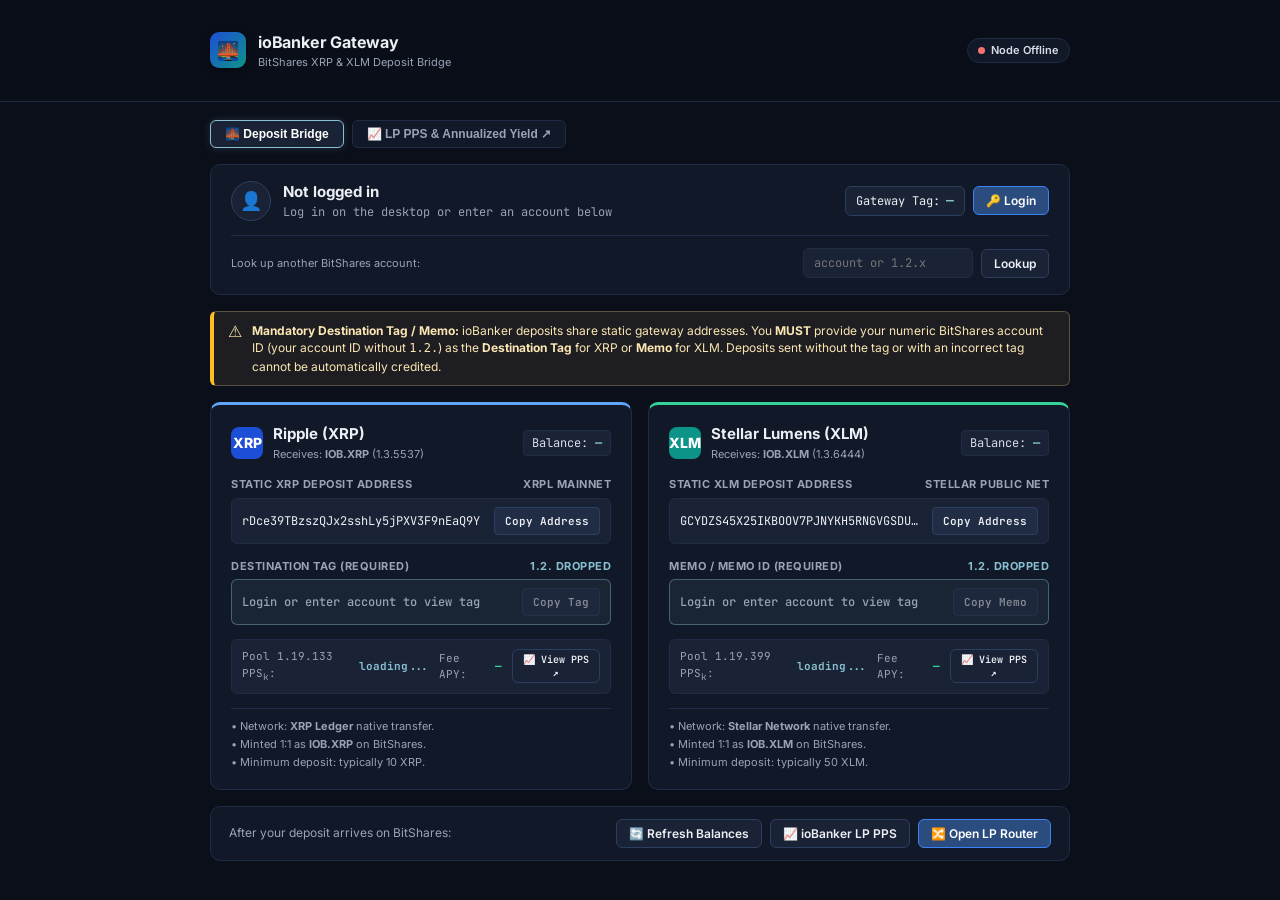
<file: gateway/index.html>
<!DOCTYPE html>
<html lang="en">
<head>
  <meta charset="UTF-8" />
  <meta name="viewport" content="width=device-width, initial-scale=1.0" />
  <link rel="stylesheet" href="../shared/fonts.css">
  <title>ioBanker Gateway - XRP &amp; XLM Deposit Bridge</title>
  <style>
    *, *::before, *::after { box-sizing: border-box; margin: 0; padding: 0; }
    :root {
      --bg: #0b0f1a;
      --surface: #111827;
      --surface2: #1a2235;
      --surface3: #212c45;
      --border: #1e2d45;
      --border2: #2d3f60;
      --accent: #88c0d0;
      --accent-glow: rgba(136, 192, 208, 0.18);
      --xrp: #346aa9;
      --xrp-light: #60a5fa;
      --xrp-glow: rgba(52, 106, 169, 0.2);
      --xlm: #2d6e5e;
      --xlm-light: #34d399;
      --xlm-glow: rgba(45, 110, 94, 0.2);
      --green: #34d399;
      --red: #f87171;
      --yellow: #fbbf24;
      --text: #eceff4;
      --text-dim: #d8dee9;
      --text-mute: #9aa3b5;
      --mono: var(--font-mono);
      --radius: 10px;
      --radius-sm: 6px;
      --tr: 180ms ease;
    }

    body {
      font-family: var(--font-ui);
      background: var(--bg);
      color: var(--text);
      min-height: 100vh;
      line-height: 1.5;
      -webkit-font-smoothing: antialiased;
      user-select: none;
      -webkit-user-select: none;
    }

    .wrap { max-width: 900px; margin: 0 auto; padding: 18px 20px; }

    /* Header */
    header {
      border-bottom: 1px solid var(--border);
      padding: 12px 0;
      background: rgba(11, 15, 26, 0.94);
      position: sticky; top: 0; z-index: 50;
      backdrop-filter: blur(10px);
    }
    .header-inner {
      display: flex; align-items: center; justify-content: space-between; gap: 12px;
    }
    .brand { display: flex; align-items: center; gap: 12px; }
    .brand-icon {
      width: 36px; height: 36px;
      background: linear-gradient(135deg, #1d4ed8 0%, #0d9488 100%);
      border-radius: 9px;
      display: flex; align-items: center; justify-content: center;
      font-size: 18px; color: #fff; flex-shrink: 0;
      box-shadow: 0 2px 8px rgba(0,0,0,0.4);
    }
    .brand-name { font-size: 16px; font-weight: 700; letter-spacing: -0.2px; }
    .brand-sub { font-size: 11px; color: var(--text-mute); }

    .header-right { display: flex; align-items: center; gap: 10px; }
    .status-pill {
      display: flex; align-items: center; gap: 6px;
      font-size: 11px; font-weight: 600; color: var(--text-dim);
      background: var(--surface); border: 1px solid var(--border);
      border-radius: 20px; padding: 3px 10px;
    }
    .status-dot { width: 7px; height: 7px; border-radius: 50%; background: var(--text-mute); }
    .status-pill.connected .status-dot { background: var(--green); box-shadow: 0 0 6px var(--green); }
    .status-pill.connecting .status-dot { background: var(--yellow); }
    .status-pill.offline .status-dot { background: var(--red); }

    /* Account Section */
    .card {
      background: var(--surface);
      border: 1px solid var(--border);
      border-radius: var(--radius);
      padding: 16px 20px;
      margin-bottom: 16px;
      position: relative;
    }
    .account-bar {
      display: flex;
      flex-wrap: wrap;
      align-items: center;
      justify-content: space-between;
      gap: 12px;
    }
    .account-info {
      display: flex;
      align-items: center;
      gap: 12px;
    }
    .account-avatar {
      width: 40px; height: 40px;
      background: var(--surface2);
      border: 1px solid var(--border2);
      border-radius: 50%;
      display: flex; align-items: center; justify-content: center;
      font-size: 18px;
    }
    .account-meta-name {
      font-size: 15px; font-weight: 700; color: var(--text);
    }
    .account-meta-id {
      font-size: 12px; color: var(--text-mute); font-family: var(--mono);
    }
    .tag-badge {
      display: inline-flex; align-items: center; gap: 6px;
      background: var(--surface2);
      border: 1px solid var(--border2);
      border-radius: var(--radius-sm);
      padding: 4px 10px;
      font-family: var(--mono);
      font-size: 12px;
    }
    .tag-badge strong {
      color: var(--accent);
      font-size: 13px;
    }

    /* Account lookup form */
    .account-lookup-form {
      display: flex;
      gap: 8px;
      align-items: center;
    }
    .input-account {
      background: var(--surface2);
      border: 1px solid var(--border);
      border-radius: var(--radius-sm);
      color: var(--text);
      font-family: var(--mono);
      font-size: 12px;
      padding: 6px 10px;
      width: 170px;
      outline: none;
      user-select: text;
      -webkit-user-select: text;
    }
    .input-account:focus { border-color: var(--accent); }

    /* Buttons */
    .btn {
      font-family: inherit;
      font-size: 12px;
      font-weight: 600;
      display: inline-flex;
      align-items: center;
      gap: 6px;
      padding: 6px 12px;
      border-radius: var(--radius-sm);
      border: 1px solid var(--border2);
      background: var(--surface2);
      color: var(--text);
      cursor: pointer;
      transition: var(--tr);
      text-decoration: none;
    }
    .btn:hover:not(:disabled) {
      background: var(--surface3);
      border-color: var(--accent);
      color: #fff;
    }
    .btn:active:not(:disabled) { transform: scale(0.98); }
    .btn:disabled { opacity: 0.5; cursor: not-allowed; }
    .btn-primary {
      background: #2b4c7e;
      border-color: #3b82f6;
      color: #fff;
    }
    .btn-primary:hover:not(:disabled) { background: #3b82f6; }
    .btn-copy {
      padding: 6px 10px;
      font-size: 11px;
      background: var(--surface3);
      border: 1px solid var(--border2);
      border-radius: 4px;
      flex-shrink: 0;
    }
    .btn-copy.copied {
      background: #065f46;
      border-color: #10b981;
      color: #a7f3d0;
    }

    /* Warning banner */
    .warning-banner {
      background: rgba(235, 203, 139, 0.08);
      border: 1px solid rgba(235, 203, 139, 0.3);
      border-left: 4px solid var(--yellow);
      border-radius: var(--radius-sm);
      padding: 10px 14px;
      margin-bottom: 16px;
      font-size: 12px;
      line-height: 1.45;
      color: #fce7b2;
      display: flex;
      align-items: flex-start;
      gap: 10px;
    }
    .warning-icon { font-size: 16px; flex-shrink: 0; line-height: 1.2; }

    /* Gateways Grid */
    .gateway-grid {
      display: grid;
      grid-template-columns: repeat(auto-fit, minmax(380px, 1fr));
      gap: 16px;
      margin-bottom: 16px;
    }
    .gateway-card {
      background: var(--surface);
      border: 1px solid var(--border);
      border-radius: var(--radius);
      padding: 18px 20px;
      position: relative;
      display: flex;
      flex-direction: column;
      gap: 14px;
    }
    .gateway-card.xrp {
      border-top: 3px solid var(--xrp-light);
    }
    .gateway-card.xlm {
      border-top: 3px solid var(--xlm-light);
    }
    .card-head {
      display: flex;
      align-items: center;
      justify-content: space-between;
      gap: 10px;
    }
    .asset-title {
      display: flex;
      align-items: center;
      gap: 10px;
    }
    .coin-symbol {
      width: 32px; height: 32px;
      border-radius: 8px;
      display: flex; align-items: center; justify-content: center;
      font-size: 14px; font-weight: 800; color: #fff;
    }
    .coin-symbol.xrp { background: #1d4ed8; }
    .coin-symbol.xlm { background: #0d9488; }
    .asset-name { font-size: 15px; font-weight: 700; }
    .asset-network { font-size: 11px; color: var(--text-mute); }
    .asset-bal {
      font-size: 12px;
      font-family: var(--mono);
      color: var(--text-dim);
      background: var(--surface2);
      padding: 3px 8px;
      border-radius: 4px;
      border: 1px solid var(--border);
    }
    .asset-bal strong { color: var(--accent); }

    /* Copy box */
    .copy-group {
      display: flex;
      flex-direction: column;
      gap: 5px;
    }
    .copy-label {
      font-size: 11px;
      font-weight: 700;
      text-transform: uppercase;
      letter-spacing: 0.5px;
      color: var(--text-mute);
      display: flex;
      justify-content: space-between;
    }
    .copy-box {
      display: flex;
      align-items: center;
      justify-content: space-between;
      gap: 8px;
      background: var(--surface2);
      border: 1px solid var(--border);
      border-radius: var(--radius-sm);
      padding: 8px 10px;
      font-family: var(--mono);
      font-size: 12px;
      color: var(--text);
    }
    .copy-val {
      overflow: hidden;
      text-overflow: ellipsis;
      white-space: nowrap;
      user-select: all;
      -webkit-user-select: all;
      min-width: 0;
    }
    .tag-highlight {
      background: rgba(136, 192, 208, 0.08);
      border-color: rgba(136, 192, 208, 0.4);
    }
    .tag-val {
      font-size: 16px;
      font-weight: 800;
      color: var(--accent);
      letter-spacing: 1px;
    }
    .tag-val.disabled {
      font-size: 12px;
      font-weight: 500;
      color: var(--text-mute);
      letter-spacing: normal;
    }

    .card-footer-notes {
      font-size: 11px;
      color: var(--text-mute);
      line-height: 1.4;
      border-top: 1px solid var(--border);
      padding-top: 10px;
      display: flex;
      flex-direction: column;
      gap: 3px;
    }

    /* Actions bar */
    .actions-bar {
      display: flex;
      flex-wrap: wrap;
      align-items: center;
      justify-content: space-between;
      gap: 12px;
      background: var(--surface);
      border: 1px solid var(--border);
      border-radius: var(--radius);
      padding: 12px 18px;
    }
    .actions-left {
      display: flex;
      align-items: center;
      gap: 10px;
      font-size: 12px;
      color: var(--text-mute);
    }
    .actions-right {
      display: flex;
      align-items: center;
      gap: 8px;
    }

    .view-tabs {
      display: flex;
      gap: 8px;
      margin-bottom: 16px;
    }
    .view-tab {
      background: var(--surface);
      border: 1px solid var(--border);
      border-radius: var(--radius-sm);
      color: var(--text-mute);
      padding: 6px 14px;
      font-size: 12px;
      font-weight: 700;
      cursor: pointer;
      transition: var(--tr);
      text-decoration: none;
      display: inline-flex;
      align-items: center;
      gap: 6px;
    }
    .view-tab:hover {
      color: var(--text);
      background: var(--surface2);
    }
    .view-tab.active {
      color: #fff;
      background: var(--surface2);
      border-color: var(--accent);
      box-shadow: 0 0 8px var(--accent-glow);
    }
    .pool-pps-strip {
      background: var(--surface2);
      border: 1px solid var(--border);
      border-radius: var(--radius-sm);
      padding: 8px 10px;
      display: flex;
      align-items: center;
      justify-content: space-between;
      gap: 10px;
      font-size: 11px;
      font-family: var(--mono);
    }
    .pps-strip-col {
      display: flex;
      align-items: center;
      gap: 6px;
    }
    .pps-strip-label {
      color: var(--text-mute);
    }
    .pps-strip-val {
      color: var(--accent);
    }
    .pps-strip-apy {
      color: var(--green);
    }
    .btn-pps-link {
      padding: 3px 8px;
      font-size: 10px;
    }

    @media (max-width: 700px) {
      .gateway-grid { grid-template-columns: 1fr; }
      .account-bar { flex-direction: column; align-items: stretch; }
      .actions-bar { flex-direction: column; align-items: stretch; }
    }
  </style>
</head>
<body>

  <header>
    <div class="wrap header-inner">
      <div class="brand">
        <div class="brand-icon">🌉</div>
        <div>
          <div class="brand-name">ioBanker Gateway</div>
          <div class="brand-sub">BitShares XRP &amp; XLM Deposit Bridge</div>
        </div>
      </div>
      <div class="header-right">
        <div class="status-pill connected" id="node-pill">
          <div class="status-dot"></div>
          <span id="node-text">Connecting...</span>
        </div>
      </div>
    </div>
  </header>

  <main class="wrap">

    <!-- View Switcher -->
    <div class="view-tabs">
      <button class="view-tab active" id="tab-bridge">🌉 Deposit Bridge</button>
      <button class="view-tab" id="tab-pps">📈 LP PPS &amp; Annualized Yield ↗</button>
    </div>

    <!-- Account & Tag Identity Card -->
    <div class="card">
      <div class="account-bar">
        <div class="account-info">
          <div class="account-avatar">👤</div>
          <div>
            <div class="account-meta-name" id="view-account-name">Not logged in</div>
            <div class="account-meta-id" id="view-account-id">Log in on the desktop or enter an account below</div>
          </div>
        </div>

        <div style="display: flex; align-items: center; gap: 8px; flex-wrap: wrap;">
          <div class="tag-badge" id="tag-badge-container">
            <span>Gateway Tag:</span>
            <strong id="view-tag-display">—</strong>
          </div>
          <button class="btn btn-primary" id="btn-desktop-login">🔑 Login</button>
        </div>
      </div>

      <!-- Manual account lookup for standalone / switch account -->
      <div style="margin-top: 14px; padding-top: 12px; border-top: 1px solid var(--border); display: flex; align-items: center; justify-content: space-between; gap: 10px; flex-wrap: wrap;">
        <span style="font-size: 11px; color: var(--text-mute);">Look up another BitShares account:</span>
        <div class="account-lookup-form">
          <input type="text" class="input-account" id="input-account-name" placeholder="account or 1.2.x" autocomplete="off" spellcheck="false" />
          <button class="btn" id="btn-resolve-account">Lookup</button>
        </div>
      </div>
    </div>

    <!-- Mandatory Warning Banner -->
    <div class="warning-banner">
      <div class="warning-icon">⚠️</div>
      <div>
        <strong>Mandatory Destination Tag / Memo:</strong>
        ioBanker deposits share static gateway addresses. You <strong>MUST</strong> provide your numeric BitShares account ID (your account ID without <code>1.2.</code>) as the <strong>Destination Tag</strong> for XRP or <strong>Memo</strong> for XLM. Deposits sent without the tag or with an incorrect tag cannot be automatically credited.
      </div>
    </div>

    <!-- Gateway Cards Grid -->
    <div class="gateway-grid">

      <!-- XRP Card -->
      <div class="gateway-card xrp">
        <div class="card-head">
          <div class="asset-title">
            <div class="coin-symbol xrp">XRP</div>
            <div>
              <div class="asset-name">Ripple (XRP)</div>
              <div class="asset-network">Receives: <strong>IOB.XRP</strong> (1.3.5537)</div>
            </div>
          </div>
          <div class="asset-bal" id="bal-xrp">Balance: <strong>—</strong></div>
        </div>

        <!-- Address -->
        <div class="copy-group">
          <div class="copy-label">
            <span>Static XRP Deposit Address</span>
            <span style="color:var(--text-mute)">XRPL Mainnet</span>
          </div>
          <div class="copy-box">
            <span class="copy-val" id="val-xrp-addr">rDce39TBzszQJx2sshLy5jPXV3F9nEaQ9Y</span>
            <button class="btn btn-copy" data-target="val-xrp-addr" data-label="XRP Address">Copy Address</button>
          </div>
        </div>

        <!-- Tag -->
        <div class="copy-group">
          <div class="copy-label">
            <span>Destination Tag (Required)</span>
            <span style="color:var(--accent)">1.2. dropped</span>
          </div>
          <div class="copy-box tag-highlight">
            <span class="copy-val tag-val" id="val-xrp-tag">—</span>
            <button class="btn btn-copy" id="btn-copy-xrp-tag" data-target="val-xrp-tag" data-label="XRP Tag" disabled>Copy Tag</button>
          </div>
        </div>

        <!-- Pool PPS Mini Badge -->
        <div class="pool-pps-strip" id="strip-xrp-pps" title="Click to view full BTS/IOB.XRP PPS & Yield">
          <div class="pps-strip-col">
            <span class="pps-strip-label">Pool 1.19.133 PPS<sub>k</sub>:</span>
            <strong class="pps-strip-val" id="card-xrp-ppsk">loading...</strong>
          </div>
          <div class="pps-strip-col">
            <span class="pps-strip-label">Fee APY:</span>
            <strong class="pps-strip-apy" id="card-xrp-apy">—</strong>
          </div>
          <button class="btn btn-sm btn-pps-link" id="btn-view-xrp-pps">📈 View PPS ↗</button>
        </div>

        <div class="card-footer-notes">
          <div>• Network: <strong>XRP Ledger</strong> native transfer.</div>
          <div>• Minted 1:1 as <strong>IOB.XRP</strong> on BitShares.</div>
          <div>• Minimum deposit: typically 10 XRP.</div>
        </div>
      </div>

      <!-- XLM Card -->
      <div class="gateway-card xlm">
        <div class="card-head">
          <div class="asset-title">
            <div class="coin-symbol xlm">XLM</div>
            <div>
              <div class="asset-name">Stellar Lumens (XLM)</div>
              <div class="asset-network">Receives: <strong>IOB.XLM</strong> (1.3.6444)</div>
            </div>
          </div>
          <div class="asset-bal" id="bal-xlm">Balance: <strong>—</strong></div>
        </div>

        <!-- Address -->
        <div class="copy-group">
          <div class="copy-label">
            <span>Static XLM Deposit Address</span>
            <span style="color:var(--text-mute)">Stellar Public Net</span>
          </div>
          <div class="copy-box">
            <span class="copy-val" id="val-xlm-addr">GCYDZS45X25IKBOOV7PJNYKH5RNGVGSDUH4TTYGXHFBBQMVHG7GVUHMH</span>
            <button class="btn btn-copy" data-target="val-xlm-addr" data-label="XLM Address">Copy Address</button>
          </div>
        </div>

        <!-- Memo -->
        <div class="copy-group">
          <div class="copy-label">
            <span>Memo / Memo ID (Required)</span>
            <span style="color:var(--accent)">1.2. dropped</span>
          </div>
          <div class="copy-box tag-highlight">
            <span class="copy-val tag-val" id="val-xlm-memo">—</span>
            <button class="btn btn-copy" id="btn-copy-xlm-memo" data-target="val-xlm-memo" data-label="XLM Memo" disabled>Copy Memo</button>
          </div>
        </div>

        <!-- Pool PPS Mini Badge -->
        <div class="pool-pps-strip" id="strip-xlm-pps" title="Click to view full BTS/IOB.XLM PPS & Yield">
          <div class="pps-strip-col">
            <span class="pps-strip-label">Pool 1.19.399 PPS<sub>k</sub>:</span>
            <strong class="pps-strip-val" id="card-xlm-ppsk">loading...</strong>
          </div>
          <div class="pps-strip-col">
            <span class="pps-strip-label">Fee APY:</span>
            <strong class="pps-strip-apy" id="card-xlm-apy">—</strong>
          </div>
          <button class="btn btn-sm btn-pps-link" id="btn-view-xlm-pps">📈 View PPS ↗</button>
        </div>

        <div class="card-footer-notes">
          <div>• Network: <strong>Stellar Network</strong> native transfer.</div>
          <div>• Minted 1:1 as <strong>IOB.XLM</strong> on BitShares.</div>
          <div>• Minimum deposit: typically 50 XLM.</div>
        </div>
      </div>

    </div>

    <!-- Actions Bar -->
    <div class="actions-bar">
      <div class="actions-left">
        <span>After your deposit arrives on BitShares:</span>
      </div>
      <div class="actions-right">
        <button class="btn" id="btn-refresh-balances">🔄 Refresh Balances</button>
        <button class="btn" id="btn-open-pps">📈 ioBanker LP PPS</button>
        <button class="btn btn-primary" id="btn-open-pools">🔀 Open LP Router</button>
      </div>
    </div>

  </main>

  <script src="../shared/b95-bridge.js"></script>
  <script src="../shared/pool-math.js"></script>
  <script src="pps-snapshots.js"></script>
  <script>
    (() => {
      'use strict';

      const STATIC_CONFIG = {
        xrp: {
          address: 'rDce39TBzszQJx2sshLy5jPXV3F9nEaQ9Y',
          assetId: '1.3.5537',
          symbol: 'IOB.XRP',
          precision: 4
        },
        xlm: {
          address: 'GCYDZS45X25IKBOOV7PJNYKH5RNGVGSDUH4TTYGXHFBBQMVHG7GVUHMH',
          assetId: '1.3.6444',
          symbol: 'IOB.XLM',
          precision: 4
        }
      };

      const POOL_CONFIG = {
        xrp: {
          id: '1.19.133',
          dynId: '2.3.6032',
          assetA: { id: '1.3.0', symbol: 'BTS', precision: 5 },
          assetB: { id: '1.3.5537', symbol: 'IOB.XRP', precision: 4 },
          cardPpskId: 'card-xrp-ppsk',
          cardApyId: 'card-xrp-apy'
        },
        xlm: {
          id: '1.19.399',
          dynId: '2.3.6445',
          assetA: { id: '1.3.0', symbol: 'BTS', precision: 5 },
          assetB: { id: '1.3.6444', symbol: 'IOB.XLM', precision: 4 },
          cardPpskId: 'card-xlm-ppsk',
          cardApyId: 'card-xlm-apy'
        }
      };

      let currentAccount = null; // { name, id }
      let activeNumericTag = null; // string without "1.2."

      // DOM Elements
      const nodePill = document.getElementById('node-pill');
      const nodeText = document.getElementById('node-text');
      const viewAccName = document.getElementById('view-account-name');
      const viewAccId = document.getElementById('view-account-id');
      const viewTagDisplay = document.getElementById('view-tag-display');
      const valXrpTag = document.getElementById('val-xrp-tag');
      const valXlmMemo = document.getElementById('val-xlm-memo');
      const btnCopyXrpTag = document.getElementById('btn-copy-xrp-tag');
      const btnCopyXlmMemo = document.getElementById('btn-copy-xlm-memo');
      const balXrp = document.getElementById('bal-xrp');
      const balXlm = document.getElementById('bal-xlm');
      const btnDesktopLogin = document.getElementById('btn-desktop-login');
      const inputAccName = document.getElementById('input-account-name');
      const btnResolveAcc = document.getElementById('btn-resolve-account');
      const btnRefreshBal = document.getElementById('btn-refresh-balances');
      const btnOpenPools = document.getElementById('btn-open-pools');
      const btnOpenPps = document.getElementById('btn-open-pps');
      const tabPps = document.getElementById('tab-pps');
      const btnViewXrpPps = document.getElementById('btn-view-xrp-pps');
      const btnViewXlmPps = document.getElementById('btn-view-xlm-pps');

      // Helper to extract tag
      function extractTag(accountId) {
        if (!accountId || typeof accountId !== 'string') return null;
        const match = accountId.match(/^1\.2\.(\d+)$/);
        return match ? match[1] : null;
      }

      // Copy to clipboard helper
      async function copyText(text, label, btn) {
        if (!text || text === '—') return;
        try {
          if (navigator.clipboard && navigator.clipboard.writeText) {
            await navigator.clipboard.writeText(text);
          } else {
            const ta = document.createElement('textarea');
            ta.value = text;
            ta.style.position = 'fixed';
            ta.style.opacity = '0';
            document.body.appendChild(ta);
            ta.select();
            document.execCommand('copy');
            ta.remove();
          }

          if (btn) {
            const orig = btn.textContent;
            btn.textContent = '✓ Copied!';
            btn.classList.add('copied');
            setTimeout(() => {
              btn.textContent = orig;
              btn.classList.remove('copied');
            }, 1800);
          }

          B95.notify('Copied to Clipboard', `${label || 'Value'}: ${text}`);
        } catch (err) {
          console.error('Copy failed:', err);
        }
      }

      // Attach copy listeners
      document.querySelectorAll('.btn-copy').forEach(btn => {
        btn.addEventListener('click', () => {
          const targetId = btn.dataset.target;
          const label = btn.dataset.label;
          const el = document.getElementById(targetId);
          if (el) copyText(el.textContent.trim(), label, btn);
        });
      });

      // Update UI with account info
      function setAccount(account) {
        currentAccount = account;
        if (account && account.id) {
          activeNumericTag = extractTag(account.id);
          viewAccName.textContent = account.name || account.id;
          viewAccId.textContent = account.id;
          btnDesktopLogin.textContent = 'Change Account';

          if (activeNumericTag) {
            viewTagDisplay.textContent = activeNumericTag;
            valXrpTag.textContent = activeNumericTag;
            valXlmMemo.textContent = activeNumericTag;
            valXrpTag.classList.remove('disabled');
            valXlmMemo.classList.remove('disabled');
            btnCopyXrpTag.disabled = false;
            btnCopyXlmMemo.disabled = false;
          } else {
            renderNoTag('Invalid Account ID');
          }

          fetchBalances(account.id);
        } else {
          activeNumericTag = null;
          viewAccName.textContent = 'Not logged in';
          viewAccId.textContent = 'Log in on the desktop or enter an account below';
          btnDesktopLogin.textContent = '🔑 Login';
          renderNoTag('Login or enter account to view tag');
          balXrp.innerHTML = 'Balance: <strong>—</strong>';
          balXlm.innerHTML = 'Balance: <strong>—</strong>';
        }
        fetchPoolPps();
      }

      function renderNoTag(message) {
        viewTagDisplay.textContent = '—';
        valXrpTag.textContent = message;
        valXlmMemo.textContent = message;
        valXrpTag.classList.add('disabled');
        valXlmMemo.classList.add('disabled');
        btnCopyXrpTag.disabled = true;
        btnCopyXlmMemo.disabled = true;
      }

      // Query balances
      async function fetchBalances(accountId) {
        if (!accountId) return;
        balXrp.innerHTML = 'Balance: <strong>loading...</strong>';
        balXlm.innerHTML = 'Balance: <strong>loading...</strong>';

        try {
          const balances = await B95.rpc('get_account_balances', [
            accountId,
            [STATIC_CONFIG.xrp.assetId, STATIC_CONFIG.xlm.assetId]
          ]);

          let xrpAmount = 0;
          let xlmAmount = 0;

          if (Array.isArray(balances)) {
            balances.forEach(b => {
              if (b.asset_id === STATIC_CONFIG.xrp.assetId) {
                xrpAmount = Number(b.amount) / Math.pow(10, STATIC_CONFIG.xrp.precision);
              } else if (b.asset_id === STATIC_CONFIG.xlm.assetId) {
                xlmAmount = Number(b.amount) / Math.pow(10, STATIC_CONFIG.xlm.precision);
              }
            });
          }

          balXrp.innerHTML = `Balance: <strong>${xrpAmount.toLocaleString(undefined, { minimumFractionDigits: 2, maximumFractionDigits: 4 })}</strong> ${STATIC_CONFIG.xrp.symbol}`;
          balXlm.innerHTML = `Balance: <strong>${xlmAmount.toLocaleString(undefined, { minimumFractionDigits: 2, maximumFractionDigits: 4 })}</strong> ${STATIC_CONFIG.xlm.symbol}`;
        } catch (err) {
          console.warn('Balance lookup failed:', err);
          balXrp.innerHTML = 'Balance: <strong>—</strong>';
          balXlm.innerHTML = 'Balance: <strong>—</strong>';
        }
      }

      // Query live pool PPS for mini badges
      async function fetchPoolPps() {
        try {
          const reqIds = ['1.19.133', '1.19.399', '2.3.6032', '2.3.6445'];
          const objects = await B95.rpc('get_objects', [reqIds]);
          const objMap = {};
          if (Array.isArray(objects)) {
            objects.forEach(o => { if (o) objMap[o.id] = o; });
          }

          const snapshots = (window.IOB_PPS_SNAPSHOTS && window.IOB_PPS_SNAPSHOTS.pools) || {};

          ['xrp', 'xlm'].forEach(key => {
            const cfg = POOL_CONFIG[key];
            const pool = objMap[cfg.id];
            const dyn = objMap[cfg.dynId];
            const ppskEl = document.getElementById(cfg.cardPpskId);
            const apyEl = document.getElementById(cfg.cardApyId);

            if (pool && dyn && window.PoolMath) {
              const pps = PoolMath.calculatePoolPps(pool, cfg.assetA, cfg.assetB, dyn.current_supply, {
                sharePrecision: 5
              });
              if (ppskEl) ppskEl.textContent = pps.ppsK.toFixed(4);

              const poolSnaps = snapshots[cfg.id]?.snapshots || [];
              const baseSnap = poolSnaps[0];
              if (baseSnap && baseSnap.timestamp && apyEl) {
                const elapsedMs = Math.max(1, Date.now() - new Date(baseSnap.timestamp).getTime());
                const y = PoolMath.calculatePpsYield(pps.ppsK, baseSnap.pps_k, elapsedMs);
                apyEl.textContent = `${y.apyPct.toFixed(1)}% APY`;
              }
            }
          });
        } catch (err) {
          console.warn('Mini pool PPS lookup failed:', err);
        }
      }

      // Update Node Status
      function updateNodeStatus(node) {
        if (!node) return;
        nodePill.className = 'status-pill';
        if (node.status === 'online') {
          nodePill.classList.add('connected');
          nodeText.textContent = `Node: ${node.latencyMs ? node.latencyMs + 'ms' : 'Online'}`;
        } else if (node.status === 'connecting') {
          nodePill.classList.add('connecting');
          nodeText.textContent = 'Connecting...';
        } else {
          nodePill.classList.add('offline');
          nodeText.textContent = 'Node Offline';
        }
      }

      // Resolve manual account lookup
      async function resolveManualAccount() {
        const val = inputAccName.value.trim();
        if (!val) return;
        btnResolveAcc.disabled = true;
        btnResolveAcc.textContent = '...';

        try {
          const acc = await B95.resolveAccount(val);
          setAccount({ name: acc.name, id: acc.id });
          inputAccName.value = '';
          B95.notify('Account Selected', `Loaded ${acc.name} (${acc.id})`);
        } catch (err) {
          B95.notify('ioBanker Gateway', `Account lookup error: ${err.message || 'Account not found'}`);
        } finally {
          btnResolveAcc.disabled = false;
          btnResolveAcc.textContent = 'Lookup';
        }
      }

      function openPpsWindow() {
        if (B95.embedded) {
          B95.openApp('iobpps');
        } else {
          window.open('pps.html', '_blank');
        }
      }

      // B95 Context integration
      B95.onContext(({ account, node }) => {
        updateNodeStatus(node);
        if (account) {
          setAccount(account);
        } else if (!currentAccount) {
          setAccount(null);
        }
      });

      // UI Actions
      btnDesktopLogin.addEventListener('click', () => {
        B95.login();
      });

      btnResolveAcc.addEventListener('click', resolveManualAccount);
      inputAccName.addEventListener('keydown', (e) => {
        if (e.key === 'Enter') resolveManualAccount();
      });

      btnRefreshBal.addEventListener('click', () => {
        if (currentAccount && currentAccount.id) {
          fetchBalances(currentAccount.id);
        }
        fetchPoolPps();
      });

      btnOpenPools.addEventListener('click', () => {
        B95.openApp('lprouter');
      });

      if (btnOpenPps) btnOpenPps.addEventListener('click', openPpsWindow);
      if (tabPps) tabPps.addEventListener('click', openPpsWindow);
      if (btnViewXrpPps) btnViewXrpPps.addEventListener('click', openPpsWindow);
      if (btnViewXlmPps) btnViewXlmPps.addEventListener('click', openPpsWindow);

      // Initial PPS fetch
      setTimeout(fetchPoolPps, 500);

    })();
  </script>
</body>
</html>
</file>
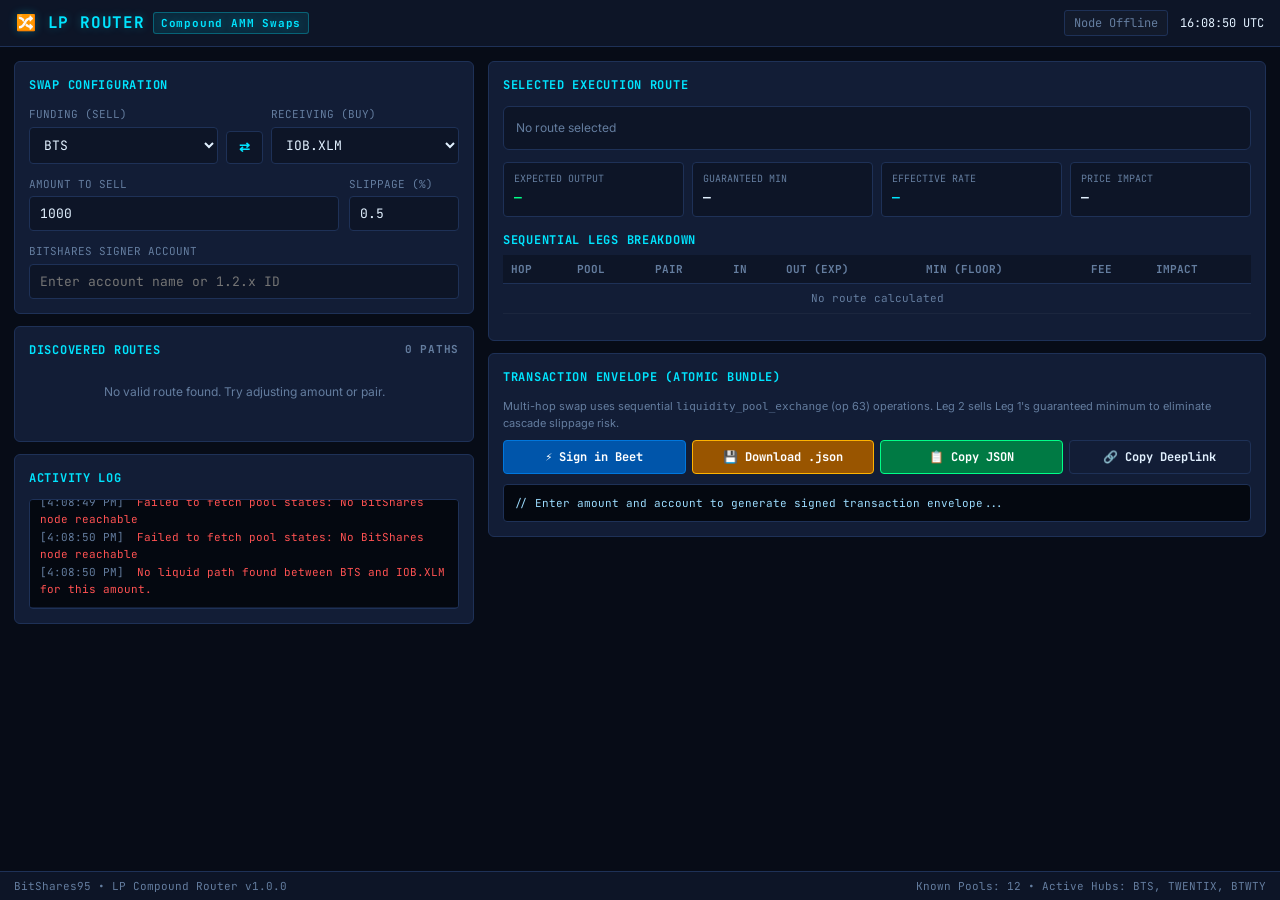
<file: lp-router/index.html>
<!DOCTYPE html>
<html lang="en">
<head>
  <meta charset="UTF-8">
  <meta name="viewport" content="width=device-width, initial-scale=1.0">
  <link rel="stylesheet" href="../shared/fonts.css">
  <title>LP Compound Router v1.0.0 — BitShares95</title>
  <style>
    :root {
      --bg: #070c17;
      --surface: #0d1527;
      --card: #121d36;
      --card-alt: #162444;
      --border: #1e3157;
      --border-accent: rgba(0, 229, 255, 0.35);
      --cyan: #00e5ff;
      --cyan-dim: rgba(0, 229, 255, 0.12);
      --green: #00ff88;
      --green-dim: rgba(0, 255, 136, 0.12);
      --amber: #ffb300;
      --amber-dim: rgba(255, 179, 0, 0.12);
      --red: #ff5252;
      --text: #e2f1ff;
      --muted: #647d9f;
      --mono: var(--font-mono);
      --sans: var(--font-ui);
    }

    * { box-sizing: border-box; margin: 0; padding: 0; }

    body {
      background-color: var(--bg);
      color: var(--text);
      font-family: var(--sans);
      font-size: 14px;
      line-height: 1.5;
      min-height: 100vh;
      display: flex;
      flex-direction: column;
      overflow-x: hidden;
    }

    header {
      background: var(--surface);
      border-bottom: 1px solid var(--border);
      padding: 10px 16px;
      display: flex;
      align-items: center;
      justify-content: space-between;
      gap: 12px;
    }

    .header-left {
      display: flex;
      align-items: center;
      gap: 10px;
    }

    .app-title {
      color: var(--cyan);
      font-family: var(--mono);
      font-size: 16px;
      font-weight: 700;
      letter-spacing: 0.05em;
      display: flex;
      align-items: center;
      gap: 8px;
      text-shadow: 0 0 10px rgba(0, 229, 255, 0.3);
    }

    .badge-hub {
      font-size: 11px;
      padding: 2px 7px;
      border-radius: 3px;
      background: rgba(0, 229, 255, 0.1);
      border: 1px solid rgba(0, 229, 255, 0.3);
      color: var(--cyan);
      font-family: var(--mono);
    }

    .header-right {
      display: flex;
      align-items: center;
      gap: 12px;
      font-size: 12px;
      font-family: var(--mono);
    }

    .node-pill {
      padding: 3px 9px;
      border-radius: 3px;
      border: 1px solid var(--border);
      background: rgba(255, 255, 255, 0.02);
      color: var(--muted);
    }
    .node-pill.online { color: var(--green); border-color: rgba(0, 255, 136, 0.4); }

    /* Main Grid Layout */
    .layout {
      display: grid;
      grid-template-columns: minmax(360px, 460px) minmax(400px, 1fr);
      gap: 14px;
      padding: 14px;
      flex: 1;
      max-width: 1400px;
      margin: 0 auto;
      width: 100%;
    }

    @media (max-width: 900px) {
      .layout { grid-template-columns: 1fr; }
    }

    .card {
      background: var(--card);
      border: 1px solid var(--border);
      border-radius: 6px;
      padding: 14px;
      margin-bottom: 12px;
    }

    .card:last-child { margin-bottom: 0; }

    .card-title {
      font-size: 12px;
      font-family: var(--mono);
      font-weight: 700;
      color: var(--cyan);
      text-transform: uppercase;
      letter-spacing: 0.06em;
      margin-bottom: 12px;
      display: flex;
      align-items: center;
      justify-content: space-between;
    }

    .form-group {
      margin-bottom: 12px;
    }

    .form-group label {
      display: flex;
      justify-content: space-between;
      font-size: 11px;
      font-family: var(--mono);
      color: var(--muted);
      margin-bottom: 4px;
      text-transform: uppercase;
    }

    .input-row {
      display: flex;
      gap: 6px;
      align-items: center;
    }

    select, input[type="text"], input[type="number"] {
      width: 100%;
      background: var(--surface);
      border: 1px solid var(--border);
      color: var(--text);
      font-family: var(--mono);
      font-size: 13px;
      padding: 8px 10px;
      border-radius: 4px;
      outline: none;
      transition: border-color 0.15s;
    }

    select:focus, input:focus {
      border-color: var(--cyan);
    }

    .btn-reverse {
      background: var(--surface);
      border: 1px solid var(--border);
      color: var(--cyan);
      padding: 8px 12px;
      border-radius: 4px;
      cursor: pointer;
      font-weight: bold;
      transition: background 0.15s, border-color 0.15s;
    }
    .btn-reverse:hover {
      background: var(--card-alt);
      border-color: var(--cyan);
    }

    .btn {
      font-family: var(--mono);
      font-size: 12px;
      font-weight: 700;
      padding: 8px 14px;
      border-radius: 4px;
      border: 1px solid transparent;
      cursor: pointer;
      display: inline-flex;
      align-items: center;
      justify-content: center;
      gap: 6px;
      transition: all 0.15s;
      text-decoration: none;
    }
    .btn-blue { background: #0055aa; color: #fff; border-color: #0077dd; }
    .btn-blue:hover { background: #0066cc; }
    .btn-green { background: #007a44; color: #fff; border-color: var(--green); }
    .btn-green:hover { background: #009955; }
    .btn-amber { background: #995500; color: #fff; border-color: var(--amber); }
    .btn-amber:hover { background: #b86600; }
    .btn-outline { background: transparent; border-color: var(--border); color: var(--text); }
    .btn-outline:hover { background: var(--surface); border-color: var(--muted); }

    .balance-tag {
      font-size: 11px;
      color: var(--cyan);
      cursor: pointer;
      text-decoration: underline;
    }

    .account-badge {
      display: inline-flex;
      align-items: center;
      gap: 4px;
      font-size: 11px;
      font-family: var(--mono);
      padding: 2px 6px;
      border-radius: 3px;
    }
    .account-badge.success { background: var(--green-dim); color: var(--green); border: 1px solid rgba(0, 255, 136, 0.3); }
    .account-badge.error { background: rgba(255, 82, 82, 0.1); color: var(--red); border: 1px solid rgba(255, 82, 82, 0.3); }

    /* Route Selector Cards */
    .routes-container {
      display: flex;
      flex-direction: column;
      gap: 8px;
      margin-bottom: 14px;
    }

    .route-item {
      background: var(--surface);
      border: 1px solid var(--border);
      border-radius: 5px;
      padding: 10px 12px;
      cursor: pointer;
      transition: all 0.15s;
    }
    .route-item:hover {
      border-color: rgba(0, 229, 255, 0.5);
      background: var(--card-alt);
    }
    .route-item.selected {
      border-color: var(--cyan);
      background: rgba(0, 229, 255, 0.06);
    }
    .route-item-header {
      display: flex;
      justify-content: space-between;
      align-items: center;
      margin-bottom: 4px;
      font-family: var(--mono);
    }
    .route-path-str {
      font-size: 12px;
      color: var(--text);
      display: flex;
      align-items: center;
      gap: 5px;
      flex-wrap: wrap;
    }
    .route-hop-pill {
      font-size: 10px;
      padding: 1px 5px;
      background: var(--card);
      border: 1px solid var(--border);
      border-radius: 3px;
      color: var(--muted);
    }
    .route-output {
      font-size: 13px;
      font-weight: 700;
      color: var(--green);
    }
    .route-tag-best {
      font-size: 9px;
      font-weight: 700;
      padding: 1px 4px;
      border-radius: 2px;
      background: var(--green);
      color: #000;
      margin-right: 4px;
    }

    /* Route Diagram */
    .diagram-wrap {
      display: flex;
      align-items: center;
      justify-content: space-between;
      gap: 8px;
      padding: 12px;
      background: var(--surface);
      border: 1px solid var(--border);
      border-radius: 6px;
      margin-bottom: 12px;
      overflow-x: auto;
    }

    .node-box {
      text-align: center;
      padding: 8px 12px;
      border-radius: 4px;
      background: var(--card);
      border: 1px solid var(--border);
      min-width: 90px;
    }
    .node-box.active {
      border-color: var(--cyan);
      box-shadow: 0 0 10px rgba(0, 229, 255, 0.15);
    }
    .node-symbol {
      font-family: var(--mono);
      font-weight: 700;
      font-size: 13px;
      color: var(--text);
    }
    .node-tag {
      font-size: 10px;
      color: var(--muted);
      text-transform: uppercase;
      font-family: var(--mono);
    }

    .hop-arrow {
      display: flex;
      flex-direction: column;
      align-items: center;
      gap: 2px;
      font-size: 11px;
      font-family: var(--mono);
      color: var(--muted);
      flex: 1;
      min-width: 60px;
    }
    .hop-pool-id {
      font-size: 10px;
      color: var(--cyan);
      background: var(--card);
      border: 1px solid var(--border);
      padding: 1px 5px;
      border-radius: 3px;
    }

    /* Summary Bar */
    .summary-stats {
      display: grid;
      grid-template-columns: repeat(auto-fit, minmax(130px, 1fr));
      gap: 8px;
      margin-bottom: 12px;
    }
    .stat-card {
      background: var(--surface);
      border: 1px solid var(--border);
      border-radius: 4px;
      padding: 8px 10px;
      font-family: var(--mono);
    }
    .stat-label { font-size: 10px; color: var(--muted); text-transform: uppercase; margin-bottom: 2px; }
    .stat-val { font-size: 13px; font-weight: 700; color: var(--text); word-break: break-all; }
    .stat-val.green { color: var(--green); }
    .stat-val.cyan { color: var(--cyan); }

    /* Legs Table */
    .table-wrap {
      overflow-x: auto;
      margin-bottom: 12px;
    }
    table {
      width: 100%;
      border-collapse: collapse;
      font-family: var(--mono);
      font-size: 11px;
    }
    th {
      background: var(--surface);
      color: var(--muted);
      text-align: left;
      padding: 6px 8px;
      border-bottom: 1px solid var(--border);
      text-transform: uppercase;
    }
    td {
      padding: 6px 8px;
      border-bottom: 1px solid rgba(255, 255, 255, 0.04);
      color: var(--text);
    }
    tr:hover td { background: rgba(255, 255, 255, 0.02); }

    /* JSON & Log Boxes */
    .code-box {
      background: #040810;
      border: 1px solid var(--border);
      border-radius: 4px;
      padding: 10px;
      font-family: var(--mono);
      font-size: 11px;
      color: #9cdcfe;
      max-height: 180px;
      overflow-y: auto;
      white-space: pre-wrap;
      word-break: break-all;
    }

    .log-box {
      background: #040810;
      border: 1px solid var(--border);
      border-radius: 4px;
      padding: 8px 10px;
      font-family: var(--mono);
      font-size: 11px;
      max-height: 110px;
      overflow-y: auto;
    }
    .log-line { margin-bottom: 2px; }
    .log-time { color: var(--muted); margin-right: 6px; }
    .log-info { color: var(--cyan); }
    .log-success { color: var(--green); }
    .log-error { color: var(--red); }

    footer {
      background: var(--surface);
      border-top: 1px solid var(--border);
      padding: 6px 14px;
      font-size: 11px;
      font-family: var(--mono);
      color: var(--muted);
      display: flex;
      justify-content: space-between;
      align-items: center;
    }
  </style>
</head>
<body>

  <header>
    <div class="header-left">
      <div class="app-title">
        <span>🔀 LP ROUTER</span>
        <span class="badge-hub">Compound AMM Swaps</span>
      </div>
    </div>
    <div class="header-right">
      <span id="nodeStatusPill" class="node-pill">Connecting…</span>
      <span id="headerClock">--:--:-- UTC</span>
    </div>
  </header>

  <main class="layout">
    <!-- LEFT PANEL: Configuration & Route Selection -->
    <div class="col-left">
      <div class="card">
        <div class="card-title">Swap Configuration</div>

        <!-- Asset Selectors -->
        <div style="display: grid; grid-template-columns: 1fr auto 1fr; gap: 8px; align-items: flex-end; margin-bottom: 12px;">
          <div class="form-group" style="margin-bottom:0;">
            <label>Funding (Sell)</label>
            <select id="select-from" onchange="onAssetChange()">
              <option value="BTS" selected>BTS</option>
              <option value="TWENTIX">TWENTIX</option>
              <option value="BTWTY">BTWTY</option>
              <option value="BTWTY.EOS">BTWTY.EOS</option>
              <option value="BTWTY.BTC">BTWTY.BTC</option>
              <option value="IOB.XRP">IOB.XRP</option>
              <option value="IOB.XLM">IOB.XLM</option>
            </select>
          </div>

          <button class="btn-reverse" id="btn-reverse" onclick="reverseAssets()" title="Reverse direction">⇄</button>

          <div class="form-group" style="margin-bottom:0;">
            <label>Receiving (Buy)</label>
            <select id="select-to" onchange="onAssetChange()">
              <option value="BTS">BTS</option>
              <option value="TWENTIX">TWENTIX</option>
              <option value="BTWTY">BTWTY</option>
              <option value="BTWTY.EOS">BTWTY.EOS</option>
              <option value="BTWTY.BTC">BTWTY.BTC</option>
              <option value="IOB.XRP">IOB.XRP</option>
              <option value="IOB.XLM" selected>IOB.XLM</option>
            </select>
          </div>
        </div>

        <!-- Amount & Slippage -->
        <div style="display: grid; grid-template-columns: 1fr 110px; gap: 10px; margin-bottom: 12px;">
          <div class="form-group" style="margin-bottom:0;">
            <label>
              <span>Amount to Sell</span>
              <span id="balanceDisplay" class="balance-tag" onclick="setMaxAmount()" style="display:none;">Bal: 0.0 [MAX]</span>
            </label>
            <input type="number" id="input-amount" value="1000" step="any" min="0" oninput="scheduleRecalc()">
          </div>

          <div class="form-group" style="margin-bottom:0;">
            <label>Slippage (%)</label>
            <input type="number" id="input-slippage" value="0.5" step="0.1" min="0.05" max="10" oninput="scheduleRecalc()">
          </div>
        </div>

        <!-- Account -->
        <div class="form-group" style="margin-bottom:0;">
          <label>
            <span>BitShares Signer Account</span>
            <span id="accountStatus" class="account-badge" style="display:none;"></span>
          </label>
          <input type="text" id="input-account" placeholder="Enter account name or 1.2.x ID" spellcheck="false" autocomplete="off" oninput="onAccountInput()">
        </div>
      </div>

      <!-- Discovered Routes -->
      <div class="card">
        <div class="card-title">
          <span>Discovered Routes</span>
          <span id="routeCountTag" style="color:var(--muted); font-size:11px;">0 paths</span>
        </div>
        <div id="routesContainer" class="routes-container">
          <div style="color:var(--muted); font-size:12px; padding:10px; text-align:center;">Calculating optimal path...</div>
        </div>
      </div>

      <!-- Activity Log -->
      <div class="card">
        <div class="card-title">Activity Log</div>
        <div class="log-box" id="appLog"></div>
      </div>
    </div>

    <!-- RIGHT PANEL: Visualization & Execution -->
    <div class="col-right">
      <!-- Route Visualization Card -->
      <div class="card">
        <div class="card-title">Selected Execution Route</div>
        <div class="diagram-wrap" id="diagramContainer">
          <div style="color:var(--muted); font-size:12px;">No route selected</div>
        </div>

        <!-- Summary Statistics Bar -->
        <div class="summary-stats">
          <div class="stat-card">
            <div class="stat-label">Expected Output</div>
            <div class="stat-val green" id="statOutput">—</div>
          </div>
          <div class="stat-card">
            <div class="stat-label">Guaranteed Min</div>
            <div class="stat-val" id="statMinReceive">—</div>
          </div>
          <div class="stat-card">
            <div class="stat-label">Effective Rate</div>
            <div class="stat-val cyan" id="statRate">—</div>
          </div>
          <div class="stat-card">
            <div class="stat-label">Price Impact</div>
            <div class="stat-val" id="statImpact">—</div>
          </div>
        </div>

        <!-- Legs Breakdown Table -->
        <div class="card-title" style="margin-top:14px; margin-bottom:6px;">Sequential Legs Breakdown</div>
        <div class="table-wrap">
          <table>
            <thead>
              <tr>
                <th>Hop</th>
                <th>Pool</th>
                <th>Pair</th>
                <th>In</th>
                <th>Out (Exp)</th>
                <th>Min (Floor)</th>
                <th>Fee</th>
                <th>Impact</th>
              </tr>
            </thead>
            <tbody id="legsTableBody">
              <tr><td colspan="8" style="text-align:center; color:var(--muted);">No route calculated</td></tr>
            </tbody>
          </table>
        </div>
      </div>

      <!-- Transaction Generation Card -->
      <div class="card">
        <div class="card-title">Transaction Envelope (Atomic Bundle)</div>
        <div style="font-size:11px; color:var(--muted); margin-bottom:8px;">
          Multi-hop swap uses sequential <code>liquidity_pool_exchange</code> (op 63) operations. Leg 2 sells Leg 1's guaranteed minimum to eliminate cascade slippage risk.
        </div>

        <div style="display:flex; gap:6px; flex-wrap:wrap; margin-bottom:10px;">
          <button class="btn btn-blue" id="btnSignBeet" onclick="signDeeplink()" style="flex:1;">⚡ Sign in Beet</button>
          <button class="btn btn-amber" id="btnDownloadJson" onclick="downloadJson()" style="flex:1;">💾 Download .json</button>
          <button class="btn btn-green" id="btnCopyJson" onclick="copyJson()" style="flex:1;">📋 Copy JSON</button>
          <button class="btn btn-outline" id="btnCopyDeeplink" onclick="copyDeeplink()" style="flex:1;">🔗 Copy Deeplink</button>
        </div>

        <pre class="code-box" id="jsonPreview">// Enter amount and account to generate signed transaction envelope...</pre>
      </div>
    </div>
  </main>

  <footer>
    <span>BitShares95 • LP Compound Router v1.0.0</span>
    <span id="footerInfo">Known Pools: 12 • Active Hubs: BTS, TWENTIX, BTWTY</span>
  </footer>

  <script src="../shared/b95-bridge.js"></script>
  <script src="../shared/beetvault.js"></script>
  <script src="../shared/pool-math.js"></script>
  <script>
    'use strict';

    // ── Asset Registry ──────────────────────────────────────────
    const ASSETS = {
      'BTS':       { id: '1.3.0',    symbol: 'BTS',       precision: 5, label: 'BTS' },
      'TWENTIX':   { id: '1.3.3291', symbol: 'TWENTIX',   precision: 5, label: 'TWENTIX' },
      'BTWTY':     { id: '1.3.958',  symbol: 'BTWTY',     precision: 5, label: 'BTWTY' },
      'BTWTY.EOS': { id: '1.3.6268', symbol: 'BTWTY.EOS', precision: 4, label: 'BTWTY.EOS' },
      'BTWTY.BTC': { id: '1.3.6637', symbol: 'BTWTY.BTC', precision: 8, label: 'BTWTY.BTC' },
      'IOB.XRP':   { id: '1.3.5537', symbol: 'IOB.XRP',   precision: 4, label: 'IOB.XRP' },
      'IOB.XLM':   { id: '1.3.6444', symbol: 'IOB.XLM',   precision: 4, label: 'IOB.XLM' }
    };

    // ── Known Pools connecting the 7 assets ─────────────────────
    const POOL_DEFINITIONS = [
      { id: '1.19.0',   assetA: 'BTS', assetB: 'TWENTIX', fee: 20 },
      { id: '1.19.41',  assetA: 'BTWTY', assetB: 'TWENTIX', fee: 20 },
      { id: '1.19.44',  assetA: 'TWENTIX', assetB: 'IOB.XRP', fee: 50 },
      { id: '1.19.133', assetA: 'BTS', assetB: 'IOB.XRP', fee: 50 },
      { id: '1.19.273', assetA: 'TWENTIX', assetB: 'BTWTY.EOS', fee: 20 },
      { id: '1.19.276', assetA: 'BTWTY', assetB: 'BTWTY.EOS', fee: 20 },
      { id: '1.19.277', assetA: 'BTS', assetB: 'BTWTY.EOS', fee: 20 },
      { id: '1.19.399', assetA: 'BTS', assetB: 'IOB.XLM', fee: 50 },
      { id: '1.19.464', assetA: 'BTWTY', assetB: 'IOB.XLM', fee: 25 },
      { id: '1.19.527', assetA: 'BTS', assetB: 'BTWTY', fee: 25 },
      { id: '1.19.539', assetA: 'BTS', assetB: 'BTWTY.BTC', fee: 50 },
      { id: '1.19.540', assetA: 'TWENTIX', assetB: 'BTWTY.BTC', fee: 50 }
    ];

    // Live State
    let poolStateMap = new Map();
    let assetObjMap = {};
    let currentRoutes = [];
    let selectedRouteIndex = 0;
    let currentRequest = null;
    let currentAccount = null;
    let accountBalances = {};
    let recalcTimer = null;
    let isFetchingPools = false;

    // DOM References
    const $ = id => document.getElementById(id);

    function log(msg, type = 'info') {
      const box = $('appLog');
      if (!box) return;
      const t = new Date().toLocaleTimeString();
      const div = document.createElement('div');
      div.className = 'log-line';
      div.innerHTML = `<span class="log-time">[${t}]</span> <span class="log-${type}">${escapeHtml(msg)}</span>`;
      box.appendChild(div);
      box.scrollTop = box.scrollHeight;
    }

    function escapeHtml(s) {
      return String(s).replace(/&/g, '&amp;').replace(/</g, '&lt;').replace(/>/g, '&gt;').replace(/"/g, '&quot;');
    }

    // ── Asset Swap & Input Handlers ─────────────────────────────
    function onAssetChange() {
      const from = $('select-from').value;
      let to = $('select-to').value;
      if (from === to) {
        const keys = Object.keys(ASSETS);
        to = keys.find(k => k !== from) || 'BTS';
        $('select-to').value = to;
      }
      updateBalanceDisplay();
      scheduleRecalc();
    }

    function reverseAssets() {
      const from = $('select-from').value;
      const to = $('select-to').value;
      $('select-from').value = to;
      $('select-to').value = from;
      onAssetChange();
    }

    function updateBalanceDisplay() {
      const from = $('select-from').value;
      const asset = ASSETS[from];
      const tag = $('balanceDisplay');
      if (!currentAccount || !asset) {
        tag.style.display = 'none';
        return;
      }
      const raw = accountBalances[asset.id] || 0;
      const floatVal = raw / Math.pow(10, asset.precision);
      tag.textContent = `Bal: ${floatVal.toLocaleString(undefined, { maximumFractionDigits: 4 })} [MAX]`;
      tag.style.display = 'inline';
    }

    function setMaxAmount() {
      const from = $('select-from').value;
      const asset = ASSETS[from];
      if (!asset) return;
      const raw = accountBalances[asset.id] || 0;
      let floatVal = raw / Math.pow(10, asset.precision);
      // If BTS, reserve 10 BTS for transaction fees
      if (from === 'BTS' && floatVal > 10) floatVal -= 10;
      if (floatVal > 0) {
        $('input-amount').value = floatVal;
        scheduleRecalc();
      }
    }

    function scheduleRecalc() {
      clearTimeout(recalcTimer);
      recalcTimer = setTimeout(calculateOptimalRoutes, 150);
    }

    // ── Pool State Fetching ──────────────────────────────────────
    async function fetchPoolStates() {
      if (isFetchingPools) return;
      isFetchingPools = true;
      try {
        const poolIds = POOL_DEFINITIONS.map(p => p.id);
        const assetIds = [...new Set(Object.values(ASSETS).map(a => a.id))];
        const [objs, assetObjs] = await Promise.all([
          B95.rpc('get_objects', [poolIds], { api: 0 }),
          B95.rpc('get_objects', [assetIds], { api: 0 })
        ]);
        if (Array.isArray(assetObjs)) {
          assetObjs.forEach(a => { if (a && a.id) assetObjMap[a.id] = a; });
        }
        if (Array.isArray(objs)) {
          objs.forEach(o => {
            if (o && o.id) {
              const def = POOL_DEFINITIONS.find(p => p.id === o.id);
              if (def) {
                const assetA = ASSETS[def.assetA];
                const assetB = ASSETS[def.assetB];
                poolStateMap.set(o.id, {
                  id: o.id,
                  raw: o,
                  assetA: def.assetA,
                  assetB: def.assetB,
                  assetIdA: o.asset_a,
                  assetIdB: o.asset_b,
                  balA: BigInt(o.balance_a || 0),
                  balB: BigInt(o.balance_b || 0),
                  precA: assetA.precision,
                  precB: assetB.precision,
                  fee: BigInt(o.taker_fee_percent || def.fee)
                });
              }
            }
          });
          log(`Refreshed ${poolStateMap.size} pool states from node.`, 'info');
        }
      } catch (err) {
        log(`Failed to fetch pool states: ${err.message}`, 'error');
      } finally {
        isFetchingPools = false;
      }
    }

    // ── Multi-Hop Path Discovery (DFS up to 3 hops) ──────────────
    function discoverPaths(fromSym, toSym, maxHops = 3) {
      const results = [];
      function dfs(currSym, visitedPools, visitedTokens, currentPath) {
        if (currentPath.length > maxHops) return;
        if (currSym === toSym && currentPath.length > 0) {
          results.push([...currentPath]);
          return;
        }
        for (const p of POOL_DEFINITIONS) {
          if (visitedPools.has(p.id)) continue;
          let nextSym = null;
          if (p.assetA === currSym) nextSym = p.assetB;
          else if (p.assetB === currSym) nextSym = p.assetA;
          if (!nextSym || visitedTokens.has(nextSym)) continue;

          visitedPools.add(p.id);
          visitedTokens.add(nextSym);
          currentPath.push({ poolId: p.id, fromSym: currSym, toSym: nextSym });

          dfs(nextSym, visitedPools, visitedTokens, currentPath);

          currentPath.pop();
          visitedTokens.delete(nextSym);
          visitedPools.delete(p.id);
        }
      }
      dfs(fromSym, new Set(), new Set([fromSym]), []);
      return results;
    }

    // ── AMM Simulation per Hop ──────────────────────────────────
    function simulateHop(pool, fromSym, amountInSat) {
      const isA = (pool.assetA === fromSym);
      const toSym = isA ? pool.assetB : pool.assetA;
      const inAssetId = isA ? pool.assetIdA : pool.assetIdB;
      const poolObj = pool.raw || {
        asset_a: pool.assetIdA,
        asset_b: pool.assetIdB,
        balance_a: pool.balA,
        balance_b: pool.balB,
        taker_fee_percent: pool.fee
      };

      const swapRes = PoolMath.calculatePoolSwap(
        poolObj,
        amountInSat,
        inAssetId,
        0n,
        assetObjMap
      );
      if (swapRes.expectedOut <= 0n) return null;

      const impact = swapRes.priceImpactBps / 100;
      return {
        toSym,
        dy: swapRes.expectedOut,
        impact,
        balIn: isA ? pool.balA : pool.balB,
        balOut: isA ? pool.balB : pool.balA,
        feeBps: swapRes.takerFeeBps,
        makerMarketFee: swapRes.makerMarketFee,
        takerMarketFee: swapRes.takerMarketFee
      };
    }

    // ── Route Evaluation & Cascade Slippage ─────────────────────
    function evaluateRoute(rawPath, amountInFloat, slippagePct) {
      const fromAsset = ASSETS[rawPath[0].fromSym];
      const toAsset = ASSETS[rawPath[rawPath.length - 1].toSym];
      const startSat = BigInt(Math.floor(amountInFloat * Math.pow(10, fromAsset.precision)));
      if (startSat <= 0n) return null;

      let currSat = startSat;
      const legs = [];
      const slippageMult = (10000n - BigInt(Math.round(slippagePct * 100))) ;

      for (let i = 0; i < rawPath.length; i++) {
        const hop = rawPath[i];
        const pool = poolStateMap.get(hop.poolId);
        if (!pool) return null;

        const sim = simulateHop(pool, hop.fromSym, currSat);
        if (!sim || sim.dy <= 0n) return null;

        const sellAsset = ASSETS[hop.fromSym];
        const buyAsset = ASSETS[hop.toSym];
        const minReceiveSat = (sim.dy * slippageMult) / 10000n;

        legs.push({
          poolId: hop.poolId,
          fromSym: hop.fromSym,
          toSym: hop.toSym,
          sellAsset,
          buyAsset,
          amountInSat: currSat,
          amountOutSat: sim.dy,
          minReceiveSat,
          priceImpact: sim.impact,
          takerFeeBps: sim.feeBps,
          balIn: sim.balIn,
          balOut: sim.balOut
        });

        currSat = sim.dy;
      }

      const finalLeg = legs[legs.length - 1];
      const outputFloat = Number(finalLeg.amountOutSat) / Math.pow(10, toAsset.precision);
      const minReceiveFloat = Number(finalLeg.minReceiveSat) / Math.pow(10, toAsset.precision);

      return {
        legs,
        fromSym: rawPath[0].fromSym,
        toSym: rawPath[rawPath.length - 1].toSym,
        inputFloat: amountInFloat,
        outputFloat,
        minReceiveFloat,
        rate: outputFloat / amountInFloat,
        hopCount: legs.length,
        maxPriceImpact: Math.max(...legs.map(l => l.priceImpact))
      };
    }

    // ── Main Route Calculation ──────────────────────────────────
    async function calculateOptimalRoutes() {
      const fromSym = $('select-from').value;
      const toSym = $('select-to').value;
      const amount = parseFloat($('input-amount').value) || 0;
      const slippage = parseFloat($('input-slippage').value) || 0.5;

      if (amount <= 0 || fromSym === toSym) {
        currentRoutes = [];
        renderRoutes([]);
        clearDetails();
        return;
      }

      if (poolStateMap.size === 0) {
        await fetchPoolStates();
      }

      const candidatePaths = discoverPaths(fromSym, toSym, 3);
      const evaluated = [];

      for (const p of candidatePaths) {
        const route = evaluateRoute(p, amount, slippage);
        if (route && route.outputFloat > 0) {
          evaluated.push(route);
        }
      }

      // Sort descending by highest output
      evaluated.sort((a, b) => b.outputFloat - a.outputFloat);
      currentRoutes = evaluated;
      selectedRouteIndex = 0;

      renderRoutes(evaluated);
      if (evaluated.length > 0) {
        selectRoute(0);
      } else {
        clearDetails();
        log(`No liquid path found between ${fromSym} and ${toSym} for this amount.`, 'error');
      }
    }

    // ── Render Routes List ──────────────────────────────────────
    function renderRoutes(routes) {
      const container = $('routesContainer');
      $('routeCountTag').textContent = `${routes.length} path${routes.length === 1 ? '' : 's'}`;

      if (!routes.length) {
        container.innerHTML = `<div style="color:var(--muted); font-size:12px; padding:12px; text-align:center;">No valid route found. Try adjusting amount or pair.</div>`;
        return;
      }

      container.innerHTML = routes.map((r, idx) => {
        const isBest = (idx === 0);
        const isSelected = (idx === selectedRouteIndex);
        const routeStr = r.legs.map((l, i) => {
          return `${l.fromSym} <span class="route-hop-pill">${l.poolId}</span> ${i === r.legs.length - 1 ? l.toSym : ''}`;
        }).join(' → ');

        return `
          <div class="route-item ${isSelected ? 'selected' : ''}" onclick="selectRoute(${idx})">
            <div class="route-item-header">
              <div class="route-path-str">
                ${isBest ? '<span class="route-tag-best">BEST</span>' : ''}
                <span>${routeStr}</span>
              </div>
              <div class="route-output">${r.outputFloat.toLocaleString(undefined, { maximumFractionDigits: 6 })} ${r.toSym}</div>
            </div>
            <div style="display:flex; justify-content:space-between; font-size:10px; color:var(--muted); font-family:var(--mono);">
              <span>1 ${r.fromSym} ≈ ${r.rate.toLocaleString(undefined, { maximumFractionDigits: 6 })} ${r.toSym}</span>
              <span>Impact: ${r.maxPriceImpact.toFixed(2)}% • ${r.hopCount} hop${r.hopCount > 1 ? 's' : ''}</span>
            </div>
          </div>
        `;
      }).join('');
    }

    function selectRoute(index) {
      selectedRouteIndex = index;
      const route = currentRoutes[index];
      if (!route) return;

      // Update UI selection
      const items = document.querySelectorAll('.route-item');
      items.forEach((el, i) => el.classList.toggle('selected', i === index));

      // Render Visual Diagram
      renderDiagram(route);

      // Render Summary Stats
      $('statOutput').textContent = `${route.outputFloat.toLocaleString(undefined, { maximumFractionDigits: 6 })} ${route.toSym}`;
      $('statMinReceive').textContent = `${route.minReceiveFloat.toLocaleString(undefined, { maximumFractionDigits: 6 })} ${route.toSym}`;
      $('statRate').textContent = `1 ${route.fromSym} ≈ ${route.rate.toLocaleString(undefined, { maximumFractionDigits: 6 })} ${route.toSym}`;
      $('statImpact').textContent = `${route.maxPriceImpact.toFixed(3)}%`;

      // Render Legs Table
      $('legsTableBody').innerHTML = route.legs.map((l, i) => {
        const inFloat = Number(l.amountInSat) / Math.pow(10, l.sellAsset.precision);
        const outFloat = Number(l.amountOutSat) / Math.pow(10, l.buyAsset.precision);
        const minFloat = Number(l.minReceiveSat) / Math.pow(10, l.buyAsset.precision);
        return `
          <tr>
            <td>Leg ${i + 1}</td>
            <td><code>${l.poolId}</code></td>
            <td><strong>${l.fromSym}</strong> → <strong>${l.toSym}</strong></td>
            <td>${inFloat.toLocaleString(undefined, { maximumFractionDigits: 4 })}</td>
            <td style="color:var(--green);">${outFloat.toLocaleString(undefined, { maximumFractionDigits: 4 })}</td>
            <td style="color:var(--amber);">${minFloat.toLocaleString(undefined, { maximumFractionDigits: 4 })}</td>
            <td>${l.takerFeeBps} bps</td>
            <td style="color:${l.priceImpact > 1 ? 'var(--amber)' : 'inherit'};">${l.priceImpact.toFixed(2)}%</td>
          </tr>
        `;
      }).join('');

      // Build Transaction Envelope
      buildTransaction(route);
    }

    function renderDiagram(route) {
      const container = $('diagramContainer');
      const nodes = [route.legs[0].fromSym, ...route.legs.map(l => l.toSym)];

      let html = '';
      for (let i = 0; i < nodes.length; i++) {
        const sym = nodes[i];
        const isFirst = (i === 0);
        const isLast = (i === nodes.length - 1);
        const tag = isFirst ? 'SELL' : (isLast ? 'RECEIVE' : 'HUB');

        html += `
          <div class="node-box ${isFirst || isLast ? 'active' : ''}">
            <div class="node-tag">${tag}</div>
            <div class="node-symbol">${sym}</div>
          </div>
        `;

        if (i < route.legs.length) {
          const leg = route.legs[i];
          html += `
            <div class="hop-arrow">
              <span class="hop-pool-id">${leg.poolId}</span>
              <span>────►</span>
              <span style="font-size:9px;">${leg.takerFeeBps}bps</span>
            </div>
          `;
        }
      }
      container.innerHTML = html;
    }

    function clearDetails() {
      $('diagramContainer').innerHTML = '<div style="color:var(--muted); font-size:12px;">No route selected</div>';
      $('statOutput').textContent = '—';
      $('statMinReceive').textContent = '—';
      $('statRate').textContent = '—';
      $('statImpact').textContent = '—';
      $('legsTableBody').innerHTML = '<tr><td colspan="8" style="text-align:center; color:var(--muted);">No route calculated</td></tr>';
      $('jsonPreview').textContent = '// Enter amount and account to generate signed transaction envelope...';
      currentRequest = null;
    }

    // ── Build Atomic Sequential Op 63 Bundle ────────────────────
    async function buildTransaction(route) {
      const acctName = $('input-account').value.trim();
      if (!acctName || !route) {
        $('jsonPreview').textContent = '// Enter a valid BitShares signer account above to build request...';
        currentRequest = null;
        return;
      }

      let accountId = acctName;
      try {
        const resolved = await B95.resolveAccount(acctName);
        if (resolved && resolved.id) accountId = resolved.id;
      } catch (e) {}

      // Build sequential ops with cascade slippage scaling:
      // Leg 2 sells at most Leg 1's minReceiveSat so slippage on Leg 1 never causes balance_insufficient!
      let scale = 1;
      const ops = route.legs.map((leg, i) => {
        const sellRaw = i === 0
          ? leg.amountInSat
          : BigInt(Math.floor(Number(route.legs[i - 1].minReceiveSat) * scale));

        if (i > 0) {
          scale *= Number(sellRaw) / Number(leg.amountInSat);
        }

        const minReceiveScaled = BigInt(Math.floor(Number(leg.minReceiveSat) * scale));

        return [
          63, // liquidity_pool_exchange
          {
            fee: { amount: "0", asset_id: "1.3.0" },
            account: accountId,
            pool: leg.poolId,
            amount_to_sell: { amount: String(sellRaw), asset_id: leg.sellAsset.id },
            min_to_receive: { amount: String(minReceiveScaled), asset_id: leg.buyAsset.id },
            extensions: []
          }
        ];
      });

      // Chain expiration
      let chainTime = new Date();
      try {
        const dgp = await B95.rpc('get_dynamic_global_properties', [], { api: 0 });
        if (dgp && dgp.time) chainTime = dgp.time;
      } catch (e) {}

      const request = BeetVault.buildRequest(ops, {
        appName: 'LP Router',
        expiration: BeetVault.expirationFrom(chainTime)
      });

      currentRequest = request;
      $('jsonPreview').textContent = BeetVault.requestJson(request);
    }

    // ── Wallet Actions ──────────────────────────────────────────
    function signDeeplink() {
      if (!currentRequest) {
        B95.notify('LP Router', 'Please complete the route configuration and account first.');
        return;
      }
      if (!BeetVault.launchDeeplink(currentRequest)) return;
      if (window.B95) {
        B95.notify('LP Swap Deeplink', `Sent multi-hop swap to Beet wallet for ${$('input-account').value.trim()}.`);
      }
      log(`Dispatched deeplink (${BeetVault.getWalletScheme()}://) to Beet.`, 'success');
    }

    function downloadJson() {
      if (!currentRequest) {
        B95.notify('LP Router', 'Please complete the route configuration and account first.');
        return;
      }
      const from = $('select-from').value;
      const to = $('select-to').value;
      const filename = `lp_swap_${from}_to_${to}_${Date.now()}.json`;
      if (!BeetVault.downloadRequest(currentRequest, filename)) return;
      log(`Downloaded transaction JSON as ${filename}.`, 'success');
    }

    function copyJson() {
      if (!currentRequest) return;
      BeetVault.copyText(BeetVault.requestJson(currentRequest))
        .then(ok => ok && log('Transaction JSON copied to clipboard.', 'success'));
    }

    function copyDeeplink() {
      if (!currentRequest) return;
      const scheme = BeetVault.getWalletScheme();
      if (!BeetVault.deeplinkFits(currentRequest)) {
        B95.notify('LP Router', `This route is too long for a ${scheme}:// link. Use Download JSON instead.`);
        return;
      }
      const link = BeetVault.getDeeplink(currentRequest);
      BeetVault.copyText(link, `${scheme}:// deeplink`)
        .then(ok => ok && log('Deeplink URL copied to clipboard.', 'success'));
    }

    // ── Account Verification ────────────────────────────────────
    let acctTimeout = null;
    function onAccountInput() {
      clearTimeout(acctTimeout);
      acctTimeout = setTimeout(async () => {
        const val = $('input-account').value.trim();
        const badge = $('accountStatus');
        if (!val) {
          badge.style.display = 'none';
          currentAccount = null;
          updateBalanceDisplay();
          if (currentRoutes.length > 0) selectRoute(selectedRouteIndex);
          return;
        }

        badge.style.display = 'inline-flex';
        badge.className = 'account-badge';
        badge.textContent = 'Verifying…';

        try {
          const acc = await B95.resolveAccount(val);
          if (acc && acc.id) {
            badge.className = 'account-badge success';
            badge.textContent = `✓ ${acc.name} (${acc.id})`;
            currentAccount = acc;
            await loadAccountBalances(acc.id);
            if (currentRoutes.length > 0) selectRoute(selectedRouteIndex);
          } else {
            throw new Error('Not found');
          }
        } catch (e) {
          badge.className = 'account-badge error';
          badge.textContent = 'Account not found';
          currentAccount = null;
          updateBalanceDisplay();
        }
      }, 350);
    }

    async function loadAccountBalances(accountId) {
      try {
        const assetIds = Object.values(ASSETS).map(a => a.id);
        const bals = await B95.rpc('get_account_balances', [accountId, assetIds], { api: 0 });
        accountBalances = {};
        if (Array.isArray(bals)) {
          bals.forEach(b => {
            accountBalances[b.asset_id] = Number(b.amount);
          });
        }
        updateBalanceDisplay();
      } catch (e) {
        log(`Could not fetch account balances: ${e.message}`, 'error');
      }
    }

    // ── Context Bridge & Initialization ─────────────────────────
    B95.onContext(async ({ account, node }) => {
      if (node) {
        const pill = $('nodeStatusPill');
        if (node.status === 'online') {
          pill.className = 'node-pill online';
          pill.textContent = node.url ? node.url.replace(/^wss?:\/\//, '').split('/')[0] : 'Node Online';
        } else if (node.status === 'connecting' || node.status === 'standalone') {
          pill.className = 'node-pill';
          pill.textContent = 'Connecting...';
        } else {
          pill.className = 'node-pill';
          pill.textContent = 'Node Offline';
        }
      }

      if (account && account.name) {
        const input = $('input-account');
        if (!input.dataset.userEdited) {
          input.value = account.name;
          onAccountInput();
        }
      }
    });

    $('input-account').addEventListener('input', () => {
      $('input-account').dataset.userEdited = 'true';
    });

    // Clock
    setInterval(() => {
      $('headerClock').textContent = new Date().toUTCString().slice(17, 25) + ' UTC';
    }, 1000);

    // Boot
    window.addEventListener('load', async () => {
      log('LP Compound Router initialized.', 'info');
      await fetchPoolStates();
      calculateOptimalRoutes();
      // Periodically refresh pool states
      setInterval(async () => {
        if (B95.visible()) {
          await fetchPoolStates();
          calculateOptimalRoutes();
        }
      }, 15000);
    });
  </script>
</body>
</html>
</file>
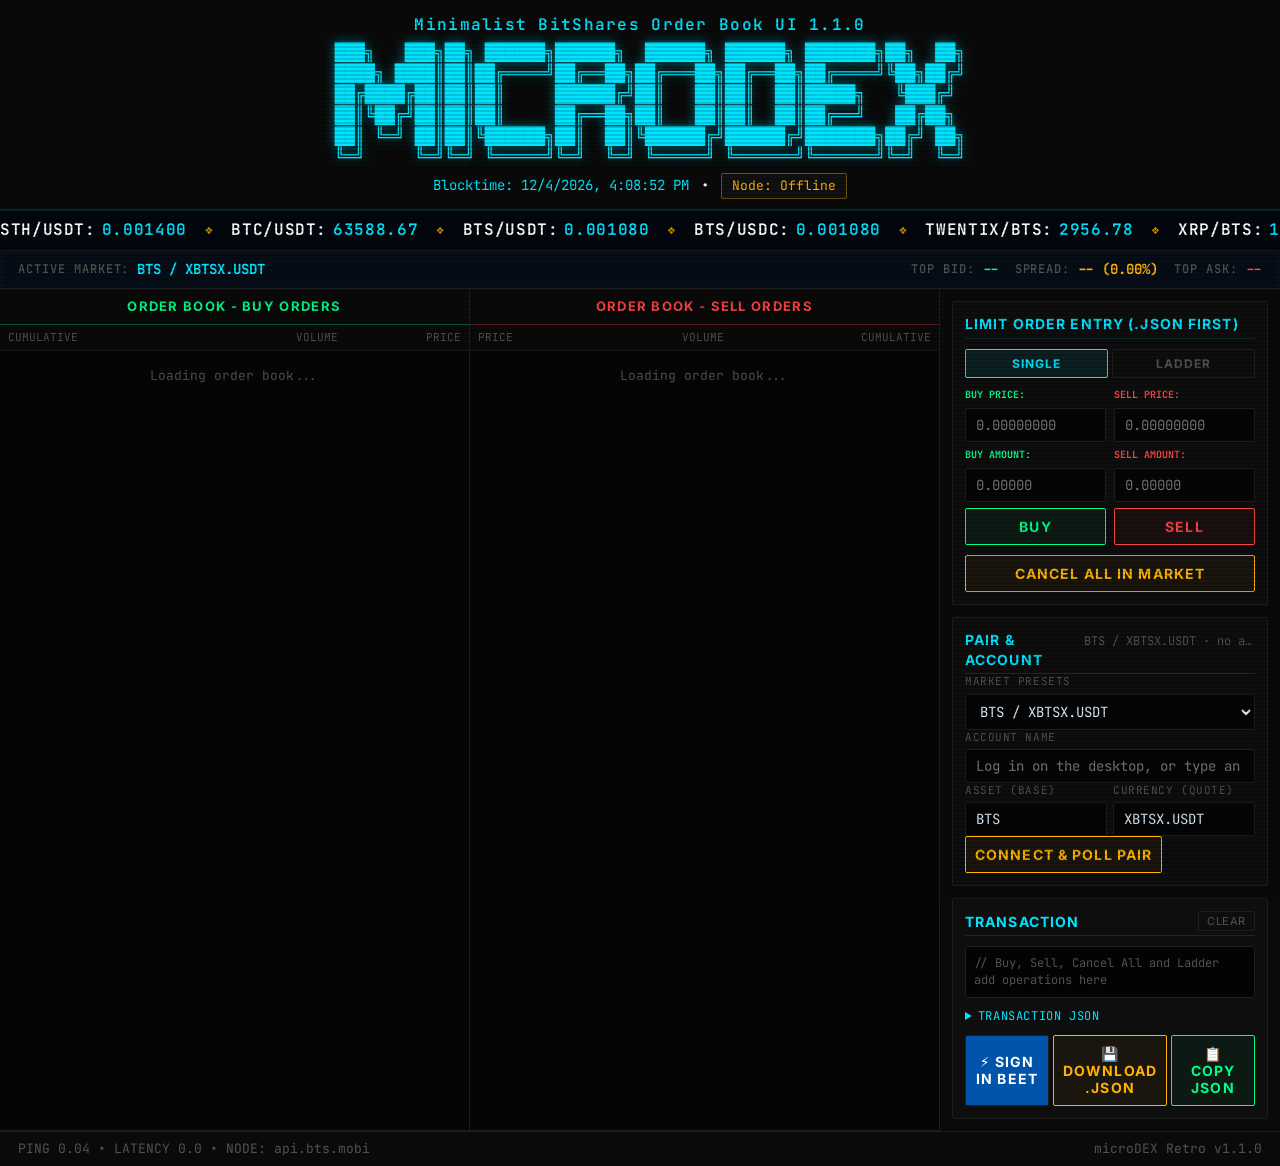
<file: microdex-retro/index.html>
<!DOCTYPE html>
<html lang="en">
<head>
  <meta charset="UTF-8">
  <meta name="viewport" content="width=device-width, initial-scale=1.0">
  <link rel="stylesheet" href="../shared/fonts.css">
  <title>microDEX v1.1.0 — Retro BitShares DEX Terminal</title>
  <style>
    :root {
      --bg: #050505;
      --surface: #0a0a0a;
      --card-bg: #0e0e0e;
      --border: #1e1e1e;
      --border-accent: rgba(0, 255, 136, 0.3);
      --green: #00ff88;
      --green-dim: rgba(0, 255, 136, 0.15);
      --red: #ff4444;
      --red-dim: rgba(255, 68, 68, 0.15);
      --amber: #ffb300;
      --cyan: #00e5ff;
      --text: #e0f2fe;
      --muted: #525252;
      --font-sans: var(--font-ui);
    }

    * { box-sizing: border-box; margin: 0; padding: 0; }

    body {
      background-color: var(--bg);
      color: var(--text);
      font-family: var(--font-mono);
      font-size: 15px;
      line-height: 1.4;
      min-height: 100vh;
      display: flex;
      flex-direction: column;
      overflow-x: hidden;
    }

    /* Scanlines effect overlay */
    body::before {
      content: " ";
      display: block;
      position: fixed;
      top: 0; left: 0; bottom: 0; right: 0;
      background: linear-gradient(rgba(18, 16, 16, 0) 50%, rgba(0, 0, 0, 0.25) 50%);
      background-size: 100% 4px;
      z-index: 9999;
      pointer-events: none;
      opacity: 0.6;
    }

    header {
      background: var(--surface);
      border-bottom: 1px solid var(--border);
      padding: 14px 18px 10px;
      display: flex;
      flex-direction: column;
      align-items: center;
      text-align: center;
      gap: 6px;
    }

    .ascii-title {
      color: var(--cyan);
      font-family: var(--font-mono);
      font-size: clamp(12px, 1.3vw, 17px);
      line-height: 1.25;
      white-space: pre;
      text-shadow: 0 0 12px rgba(0, 229, 255, 0.45);
      user-select: none;
    }

    .sub-title {
      color: var(--cyan);
      font-size: 16px;
      font-weight: 600;
      letter-spacing: 0.08em;
    }

    .header-status {
      display: flex;
      align-items: center;
      gap: 12px;
      font-size: 14px;
    }

    .block-clock {
      color: var(--cyan);
    }

    .node-pill {
      font-size: 13px;
      padding: 3px 10px;
      border-radius: 2px;
      border: 1px solid var(--border);
      background: rgba(255, 255, 255, 0.03);
    }
    .node-pill.online { color: var(--green); border-color: rgba(0, 255, 136, 0.4); }
    .node-pill.connecting { color: var(--amber); border-color: rgba(255, 179, 0, 0.4); }
    .node-pill.offline { color: var(--red); border-color: rgba(255, 68, 68, 0.4); }

    /* Seamless Infinite Marquee Ticker Bar */
    .marquee-container {
      overflow: hidden;
      white-space: nowrap;
      background: #03070d;
      border-top: 1px solid rgba(0, 229, 255, 0.15);
      border-bottom: 1px solid var(--border);
      padding: 8px 0;
      color: var(--cyan);
      font-size: 16px;
      font-weight: 600;
      letter-spacing: 0.04em;
      display: flex;
    }
    .marquee-track {
      display: flex;
      white-space: nowrap;
      animation: marquee-infinite 44s linear infinite;
    }
    .marquee-group {
      display: flex;
      align-items: center;
      gap: 18px;
      white-space: nowrap;
      padding-right: 18px;
    }
    @keyframes marquee-infinite {
      0% { transform: translateX(0); }
      100% { transform: translateX(-50%); }
    }
    .ticker-item { display: inline-flex; gap: 6px; }
    .ticker-sep { color: var(--amber); opacity: 0.8; font-size: 13px; }
    .ticker-symbol { color: #ffffff; }
    .ticker-price { color: var(--cyan); font-family: var(--font-mono); }

    /* Main Grid Layout */
    .main-layout {
      flex: 1;
      display: grid;
      /* minmax(0, …): wide book numbers scroll inside the book instead of pushing order entry off-screen */
      grid-template-columns: minmax(0, 1fr) 340px;
      gap: 0;
      min-height: 0;
    }

    /* Left Area: Order Book & Trades */
    .left-panel {
      display: flex;
      flex-direction: column;
      border-right: 1px solid var(--border);
    }

    .orderbook-grid {
      display: grid;
      grid-template-columns: minmax(0, 1fr) minmax(0, 1fr);
      flex: 1;
      min-height: 280px;
      border-bottom: 1px solid var(--border);
    }

    .book-col {
      display: flex;
      flex-direction: column;
      min-height: 0;
    }
    .book-col:first-child { border-right: 1px solid var(--border); }

    .book-header {
      padding: 8px 12px;
      font-family: var(--font-sans);
      font-size: 13px;
      font-weight: 700;
      text-transform: uppercase;
      letter-spacing: 0.1em;
      border-bottom: 1px solid var(--border);
      background: rgba(255, 255, 255, 0.02);
      text-align: center;
    }
    .book-header.bids { color: var(--green); border-bottom-color: rgba(0, 255, 136, 0.3); }
    .book-header.asks { color: var(--red); border-bottom-color: rgba(255, 68, 68, 0.3); }

    .table-wrap {
      flex: 1;
      overflow: auto;
      min-height: 0;
    }

    table.book-table {
      width: 100%;
      border-collapse: collapse;
      font-size: 13px;
    }
    table.book-table th {
      position: sticky;
      top: 0;
      background: var(--surface);
      color: var(--muted);
      font-weight: 400;
      font-size: 11px;
      text-transform: uppercase;
      padding: 5px 8px;
      text-align: right;
      border-bottom: 1px solid var(--border);
    }
    table.book-table th:first-child { text-align: left; }

    table.book-table td {
      padding: 4px 8px;
      text-align: right;
      cursor: pointer;
      position: relative;
    }
    table.book-table td:first-child { text-align: left; }
    table.book-table tr:hover { background: rgba(255, 255, 255, 0.04); }
    /* The desktop's 880 px window: tighter book columns so three numbers fit beside order entry */
    @media (max-width: 960px) {
      table.book-table { font-size: 12px; }
      table.book-table th, table.book-table td { padding-left: 5px; padding-right: 5px; }
    }

    /* Depth bar fill */
    .depth-bg {
      position: absolute;
      top: 0; bottom: 0;
      pointer-events: none;
    }
    .bids .depth-bg { left: 0; background: var(--green-dim); }
    .asks .depth-bg { right: 0; background: var(--red-dim); }

    /* Promoted Market & Spread Summary Bar */
    .market-summary-bar {
      background: #060d17;
      border-bottom: 1px solid var(--border);
      padding: 9px 18px;
      display: flex;
      justify-content: space-between;
      align-items: center;
      font-size: 14px;
      font-weight: 600;
      font-family: var(--font-mono);
      color: var(--text);
      box-shadow: inset 0 0 10px rgba(0, 229, 255, 0.05);
    }
    .summary-item {
      display: flex;
      align-items: center;
      gap: 8px;
    }
    .summary-label {
      color: var(--muted);
      font-size: 12px;
      letter-spacing: 0.08em;
      text-transform: uppercase;
    }
    .summary-value {
      color: var(--cyan);
      font-weight: 700;
    }

    /* Right Panel: Settings & Order Entry */
    .right-panel {
      background: var(--surface);
      display: flex;
      flex-direction: column;
      gap: 12px;
      padding: 12px;
      overflow-y: auto;
    }

    .card {
      background: var(--card-bg);
      border: 1px solid var(--border);
      border-radius: 2px;
      padding: 12px;
      display: flex;
      flex-direction: column;
      gap: 10px;
    }

    .card-title {
      font-family: var(--font-sans);
      font-size: 14px;
      font-weight: 700;
      text-transform: uppercase;
      letter-spacing: 0.08em;
      color: var(--cyan);
      border-bottom: 1px solid rgba(0, 225, 255, 0.15);
      padding-bottom: 4px;
    }

    .form-group {
      display: flex;
      flex-direction: column;
      gap: 4px;
    }

    label {
      color: var(--muted);
      font-size: 11px;
      text-transform: uppercase;
      letter-spacing: 0.05em;
    }

    input, select {
      background: #050505;
      border: 1px solid var(--border);
      color: var(--text);
      font-family: var(--font-mono);
      font-size: 14px;
      padding: 7px 10px;
      border-radius: 2px;
      width: 100%;
      outline: none;
      transition: border-color 0.15s;
    }

    input:focus, select:focus {
      border-color: var(--green);
      box-shadow: 0 0 6px rgba(0, 255, 136, 0.2);
    }

    .btn {
      font-family: var(--font-sans);
      font-size: 14px;
      font-weight: 700;
      text-transform: uppercase;
      letter-spacing: 0.08em;
      padding: 9px;
      border-radius: 2px;
      border: 1px solid var(--border);
      cursor: pointer;
      background: transparent;
      transition: all 0.15s;
      display: flex;
      align-items: center;
      justify-content: center;
      gap: 6px;
    }
    .btn:active { transform: scale(0.97); }

    .btn-green {
      color: var(--green);
      border-color: var(--green);
      background: rgba(0, 255, 136, 0.05);
    }
    .btn-green:hover { background: rgba(0, 255, 136, 0.15); }

    .btn-red {
      color: var(--red);
      border-color: var(--red);
      background: rgba(255, 68, 68, 0.05);
    }
    .btn-red:hover { background: rgba(255, 68, 68, 0.15); }

    .btn-amber {
      color: var(--amber);
      border-color: var(--amber);
      background: rgba(255, 179, 0, 0.05);
    }
    .btn-amber:hover { background: rgba(255, 179, 0, 0.15); }

    .btn-muted {
      color: var(--muted);
      border-color: var(--border);
    }
    .btn-muted:hover { color: var(--text); border-color: #333; }

    /* JSON Viewer Panel */
    .json-box {
      background: #030303;
      border: 1px solid var(--border);
      border-radius: 2px;
      padding: 8px;
      max-height: 180px;
      overflow-y: auto;
      font-size: 11px;
      color: var(--green);
      white-space: pre-wrap;
      word-break: break-all;
      user-select: all;
    }

    .json-actions {
      display: flex;
      gap: 6px;
    }

    /* Transaction: the operations the order buttons add */
    .bundle-list {
      background: #030303;
      border: 1px solid var(--border);
      border-radius: 2px;
      max-height: 160px;
      overflow-y: auto;
      font-size: 12px;
    }
    .bundle-empty { color: var(--muted); padding: 8px; }
    .bundle-row {
      display: flex;
      align-items: center;
      gap: 6px;
      padding: 4px 8px;
      border-bottom: 1px solid var(--border);
    }
    .bundle-row:last-child { border-bottom: none; }
    .bundle-row .op-kind { font-weight: 700; min-width: 40px; }
    .bundle-row .op-kind.buy { color: var(--green); }
    .bundle-row .op-kind.sell { color: var(--red); }
    .bundle-row .op-kind.cancel { color: var(--amber); }
    .bundle-row .op-desc { flex: 1; overflow-wrap: anywhere; }
    .bundle-row .op-pair { color: var(--muted); white-space: nowrap; }
    .bundle-row button {
      background: none;
      border: none;
      color: var(--muted);
      font-family: var(--font-mono);
      font-size: 14px;
      cursor: pointer;
      padding: 0 4px;
    }
    .bundle-row button:hover { color: var(--red); }

    .bundle-status { font-size: 12px; color: var(--cyan); }
    .bundle-status:empty { display: none; }
    .bundle-status .warn { color: var(--amber); }

    .title-row {
      display: flex;
      justify-content: space-between;
      align-items: center;
    }
    .mini-btn {
      background: none;
      border: 1px solid var(--border);
      border-radius: 2px;
      color: var(--muted);
      font-family: var(--font-sans);
      font-size: 11px;
      text-transform: uppercase;
      letter-spacing: 0.05em;
      padding: 2px 8px;
      cursor: pointer;
    }
    .mini-btn:hover { color: var(--text); border-color: #333; }

    details.fold summary {
      cursor: pointer;
      color: var(--cyan);
      font-size: 12px;
      text-transform: uppercase;
      letter-spacing: 0.05em;
    }
    details.fold[open] summary { margin-bottom: 8px; }

    /* Order entry: Single / Ladder switch, and the ladder's side buttons */
    .seg {
      display: grid;
      grid-template-columns: 1fr 1fr;
      gap: 4px;
    }
    .seg-btn {
      font-family: var(--font-sans);
      font-size: 12px;
      font-weight: 700;
      text-transform: uppercase;
      letter-spacing: 0.08em;
      padding: 6px;
      border-radius: 2px;
      border: 1px solid var(--border);
      background: transparent;
      color: var(--muted);
      cursor: pointer;
    }
    .seg-btn:hover { color: var(--text); border-color: #333; }
    .seg-btn[aria-pressed="true"] { color: var(--cyan); border-color: var(--cyan); background: rgba(0, 229, 255, 0.08); }
    .seg-btn.buy[aria-pressed="true"] { color: var(--green); border-color: var(--green); background: var(--green-dim); }
    .seg-btn.sell[aria-pressed="true"] { color: var(--red); border-color: var(--red); background: var(--red-dim); }
    [hidden] { display: none !important; }
    .hint { color: var(--muted); font-size: 11px; }

    /* Ladder preview: the orders ADD LADDER will add */
    .ladder-preview {
      background: #030303;
      border: 1px solid var(--border);
      border-radius: 2px;
      font-size: 12px;
    }
    .ladder-preview:empty { display: none; }
    .ladder-preview .lp-rows { max-height: 132px; overflow-y: auto; }
    .ladder-preview table { width: 100%; border-collapse: collapse; }
    .ladder-preview th, .ladder-preview td { padding: 2px 8px; text-align: right; white-space: nowrap; }
    .ladder-preview th { color: var(--muted); font-weight: 400; font-size: 11px; text-transform: uppercase; position: sticky; top: 0; background: #030303; }
    .ladder-preview .lp-total td { border-top: 1px solid var(--border); color: var(--cyan); }
    .ladder-preview .lp-note { padding: 4px 8px; color: var(--cyan); border-top: 1px solid var(--border); }
    .ladder-preview .warn { color: var(--amber); }
    .ladder-preview.buy td.lp-price { color: var(--green); }
    .ladder-preview.sell td.lp-price { color: var(--red); }

    /* Pair & account card, folded to a one-line summary once an account is known */
    details.card > summary {
      cursor: pointer;
      list-style: none;
      display: flex;
      align-items: baseline;
      justify-content: space-between;
      gap: 8px;
    }
    details.card > summary::-webkit-details-marker { display: none; }
    details.card > summary .card-title { border-bottom: none; padding-bottom: 0; }
    details.card[open] > summary { border-bottom: 1px solid rgba(0, 225, 255, 0.15); padding-bottom: 4px; }
    .pair-summary { color: var(--muted); font-size: 12px; overflow: hidden; text-overflow: ellipsis; white-space: nowrap; }
    .pair-summary .edit { color: var(--cyan); margin-left: 6px; }
    details.card[open] .pair-summary .edit { display: none; }

    /* Short windows (the desktop opens this at 880 × 580): drop the ASCII banner so order entry fits */
    @media (max-height: 700px) {
      .ascii-title { display: none; }
      header { padding: 8px 18px; flex-direction: row; justify-content: center; gap: 18px; white-space: nowrap; }
      .sub-title { font-size: 14px; }
      .header-status { font-size: 13px; }
    }

    footer {
      background: var(--surface);
      border-top: 1px solid var(--border);
      padding: 8px 18px;
      display: flex;
      justify-content: space-between;
      align-items: center;
      font-size: 13px;
      color: var(--muted);
    }
  </style>
</head>
<body>

  <!-- ── Header ─────────────────────────────────────────────────────────── -->
  <header>
    <div class="sub-title">Minimalist BitShares Order Book UI 1.1.0</div>
    <pre class="ascii-title">  ███╗   ███╗██╗ ██████╗██████╗  ██████╗ ██████╗ ███████╗██╗  ██╗
  ████╗ ████║██║██╔════╝██╔══██╗██╔═══██╗██╔══██╗██╔════╝╚██╗██╔╝
  ██╔████╔██║██║██║     ██████╔╝██║   ██║██║  ██║█████╗   ╚███╔╝ 
  ██║╚██╔╝██║██║██║     ██╔══██╗██║   ██║██║  ██║██╔══╝   ██╔██╗ 
  ██║ ╚═╝ ██║██║╚██████╗██║  ██║╚██████╔╝██████╔╝███████╗██╔╝ ██╗
  ╚═╝     ╚═╝╚═╝ ╚═════╝╚═╝  ╚═╝ ╚═════╝ ╚══════╝╚══════╝╚═╝  ╚═╝</pre>

    <div class="header-status">
      <span class="block-clock" id="clock-display">Blocktime: --</span>
      <span>•</span>
      <span class="node-pill connecting" id="node-status">Node: api.bts.mobi</span>
    </div>
  </header>

  <!-- ── Live Cyan Marquee Ticker Bar (Seamless Infinite Dual-Track) ────── -->
  <div class="marquee-container">
    <div class="marquee-track" id="marquee-track">
      <div class="marquee-group" id="ticker-group-1">
        <span class="ticker-item"><span class="ticker-symbol">STH/USDT:</span> <span class="ticker-price">0.001400</span></span> <span class="ticker-sep">❖</span>
        <span class="ticker-item"><span class="ticker-symbol">BTC/USDT:</span> <span class="ticker-price">63588.67</span></span> <span class="ticker-sep">❖</span>
        <span class="ticker-item"><span class="ticker-symbol">BTS/USDT:</span> <span class="ticker-price">0.001100</span></span> <span class="ticker-sep">❖</span>
        <span class="ticker-item"><span class="ticker-symbol">TWENTIX/BTS:</span> <span class="ticker-price">2956.78</span></span> <span class="ticker-sep">❖</span>
        <span class="ticker-item"><span class="ticker-symbol">RUBLE/BTS:</span> <span class="ticker-price">11.6760</span></span> <span class="ticker-sep">❖</span>
        <span class="ticker-item"><span class="ticker-symbol">XRP/BTS:</span> <span class="ticker-price">1009.63</span></span> <span class="ticker-sep">❖</span>
        <span class="ticker-item"><span class="ticker-symbol">STH/USDT:</span> <span class="ticker-price">0.001400</span></span> <span class="ticker-sep">❖</span>
        <span class="ticker-item"><span class="ticker-symbol">BTC/USDT:</span> <span class="ticker-price">63588.67</span></span> <span class="ticker-sep">❖</span>
        <span class="ticker-item"><span class="ticker-symbol">BTS/USDT:</span> <span class="ticker-price">0.001100</span></span> <span class="ticker-sep">❖</span>
        <span class="ticker-item"><span class="ticker-symbol">TWENTIX/BTS:</span> <span class="ticker-price">2956.78</span></span> <span class="ticker-sep">❖</span>
        <span class="ticker-item"><span class="ticker-symbol">RUBLE/BTS:</span> <span class="ticker-price">11.6760</span></span> <span class="ticker-sep">❖</span>
        <span class="ticker-item"><span class="ticker-symbol">XRP/BTS:</span> <span class="ticker-price">1009.63</span></span> <span class="ticker-sep">❖</span>
        <span class="ticker-item"><span class="ticker-symbol">STH/USDT:</span> <span class="ticker-price">0.001400</span></span> <span class="ticker-sep">❖</span>
        <span class="ticker-item"><span class="ticker-symbol">BTC/USDT:</span> <span class="ticker-price">63588.67</span></span> <span class="ticker-sep">❖</span>
        <span class="ticker-item"><span class="ticker-symbol">BTS/USDT:</span> <span class="ticker-price">0.001100</span></span> <span class="ticker-sep">❖</span>
        <span class="ticker-item"><span class="ticker-symbol">TWENTIX/BTS:</span> <span class="ticker-price">2956.78</span></span> <span class="ticker-sep">❖</span>
        <span class="ticker-item"><span class="ticker-symbol">RUBLE/BTS:</span> <span class="ticker-price">11.6760</span></span> <span class="ticker-sep">❖</span>
        <span class="ticker-item"><span class="ticker-symbol">XRP/BTS:</span> <span class="ticker-price">1009.63</span></span> <span class="ticker-sep">❖</span>
        <span class="ticker-item"><span class="ticker-symbol">STH/USDT:</span> <span class="ticker-price">0.001400</span></span> <span class="ticker-sep">❖</span>
        <span class="ticker-item"><span class="ticker-symbol">BTC/USDT:</span> <span class="ticker-price">63588.67</span></span> <span class="ticker-sep">❖</span>
        <span class="ticker-item"><span class="ticker-symbol">BTS/USDT:</span> <span class="ticker-price">0.001100</span></span> <span class="ticker-sep">❖</span>
        <span class="ticker-item"><span class="ticker-symbol">TWENTIX/BTS:</span> <span class="ticker-price">2956.78</span></span> <span class="ticker-sep">❖</span>
        <span class="ticker-item"><span class="ticker-symbol">RUBLE/BTS:</span> <span class="ticker-price">11.6760</span></span> <span class="ticker-sep">❖</span>
        <span class="ticker-item"><span class="ticker-symbol">XRP/BTS:</span> <span class="ticker-price">1009.63</span></span> <span class="ticker-sep">❖</span>
      </div>
      <div class="marquee-group" id="ticker-group-2">
        <span class="ticker-item"><span class="ticker-symbol">STH/USDT:</span> <span class="ticker-price">0.001400</span></span> <span class="ticker-sep">❖</span>
        <span class="ticker-item"><span class="ticker-symbol">BTC/USDT:</span> <span class="ticker-price">63588.67</span></span> <span class="ticker-sep">❖</span>
        <span class="ticker-item"><span class="ticker-symbol">BTS/USDT:</span> <span class="ticker-price">0.001100</span></span> <span class="ticker-sep">❖</span>
        <span class="ticker-item"><span class="ticker-symbol">TWENTIX/BTS:</span> <span class="ticker-price">2956.78</span></span> <span class="ticker-sep">❖</span>
        <span class="ticker-item"><span class="ticker-symbol">RUBLE/BTS:</span> <span class="ticker-price">11.6760</span></span> <span class="ticker-sep">❖</span>
        <span class="ticker-item"><span class="ticker-symbol">XRP/BTS:</span> <span class="ticker-price">1009.63</span></span> <span class="ticker-sep">❖</span>
        <span class="ticker-item"><span class="ticker-symbol">STH/USDT:</span> <span class="ticker-price">0.001400</span></span> <span class="ticker-sep">❖</span>
        <span class="ticker-item"><span class="ticker-symbol">BTC/USDT:</span> <span class="ticker-price">63588.67</span></span> <span class="ticker-sep">❖</span>
        <span class="ticker-item"><span class="ticker-symbol">BTS/USDT:</span> <span class="ticker-price">0.001100</span></span> <span class="ticker-sep">❖</span>
        <span class="ticker-item"><span class="ticker-symbol">TWENTIX/BTS:</span> <span class="ticker-price">2956.78</span></span> <span class="ticker-sep">❖</span>
        <span class="ticker-item"><span class="ticker-symbol">RUBLE/BTS:</span> <span class="ticker-price">11.6760</span></span> <span class="ticker-sep">❖</span>
        <span class="ticker-item"><span class="ticker-symbol">XRP/BTS:</span> <span class="ticker-price">1009.63</span></span> <span class="ticker-sep">❖</span>
        <span class="ticker-item"><span class="ticker-symbol">STH/USDT:</span> <span class="ticker-price">0.001400</span></span> <span class="ticker-sep">❖</span>
        <span class="ticker-item"><span class="ticker-symbol">BTC/USDT:</span> <span class="ticker-price">63588.67</span></span> <span class="ticker-sep">❖</span>
        <span class="ticker-item"><span class="ticker-symbol">BTS/USDT:</span> <span class="ticker-price">0.001100</span></span> <span class="ticker-sep">❖</span>
        <span class="ticker-item"><span class="ticker-symbol">TWENTIX/BTS:</span> <span class="ticker-price">2956.78</span></span> <span class="ticker-sep">❖</span>
        <span class="ticker-item"><span class="ticker-symbol">RUBLE/BTS:</span> <span class="ticker-price">11.6760</span></span> <span class="ticker-sep">❖</span>
        <span class="ticker-item"><span class="ticker-symbol">XRP/BTS:</span> <span class="ticker-price">1009.63</span></span> <span class="ticker-sep">❖</span>
        <span class="ticker-item"><span class="ticker-symbol">STH/USDT:</span> <span class="ticker-price">0.001400</span></span> <span class="ticker-sep">❖</span>
        <span class="ticker-item"><span class="ticker-symbol">BTC/USDT:</span> <span class="ticker-price">63588.67</span></span> <span class="ticker-sep">❖</span>
        <span class="ticker-item"><span class="ticker-symbol">BTS/USDT:</span> <span class="ticker-price">0.001100</span></span> <span class="ticker-sep">❖</span>
        <span class="ticker-item"><span class="ticker-symbol">TWENTIX/BTS:</span> <span class="ticker-price">2956.78</span></span> <span class="ticker-sep">❖</span>
        <span class="ticker-item"><span class="ticker-symbol">RUBLE/BTS:</span> <span class="ticker-price">11.6760</span></span> <span class="ticker-sep">❖</span>
        <span class="ticker-item"><span class="ticker-symbol">XRP/BTS:</span> <span class="ticker-price">1009.63</span></span> <span class="ticker-sep">❖</span>
      </div>
    </div>
  </div>

  <!-- ── Promoted Market & Spread Summary Bar ────────────────────────────── -->
  <div class="market-summary-bar">
    <div class="summary-item">
      <span class="summary-label">ACTIVE MARKET:</span>
      <span class="summary-value" id="market-pair-display">BTS / XBTSX.USDT</span>
    </div>
    <div class="summary-item" id="spread-display">
      <span class="summary-label">TOP BID:</span> <span style="color:var(--green)">--</span>
      <span class="summary-label" style="margin-left:8px;">SPREAD:</span> <span style="color:var(--amber); font-weight:700;">-- (0.00%)</span>
      <span class="summary-label" style="margin-left:8px;">TOP ASK:</span> <span style="color:var(--red)">--</span>
    </div>
  </div>

  <!-- ── Main Grid ───────────────────────────────────────────────────────── -->
  <div class="main-layout">

    <!-- Left: Bids / Asks -->
    <div class="left-panel">
      <div class="orderbook-grid">
        <!-- Bids -->
        <div class="book-col bids">
          <div class="book-header bids">ORDER BOOK - BUY ORDERS</div>
          <div class="table-wrap">
            <table class="book-table">
              <thead>
                <tr>
                  <th>CUMULATIVE</th>
                  <th>VOLUME</th>
                  <th>PRICE</th>
                </tr>
              </thead>
              <tbody id="bids-body">
                <tr><td colspan="3" style="text-align:center; color:var(--muted); padding:16px;">Loading order book...</td></tr>
              </tbody>
            </table>
          </div>
        </div>

        <!-- Asks -->
        <div class="book-col asks">
          <div class="book-header asks">ORDER BOOK - SELL ORDERS</div>
          <div class="table-wrap">
            <table class="book-table">
              <thead>
                <tr>
                  <th>PRICE</th>
                  <th>VOLUME</th>
                  <th>CUMULATIVE</th>
                </tr>
              </thead>
              <tbody id="asks-body">
                <tr><td colspan="3" style="text-align:center; color:var(--muted); padding:16px;">Loading order book...</td></tr>
              </tbody>
            </table>
          </div>
        </div>
      </div>
    </div>

    <!-- Right: Settings & Order Entry -->
    <div class="right-panel">

      <!-- Order Form Card: every button adds operations to the transaction below -->
      <div class="card">
        <div class="card-title">Limit Order Entry (.json First)</div>

        <div class="seg" role="group" aria-label="Order entry mode">
          <button type="button" class="seg-btn" id="mode-btn-single" aria-pressed="true" onclick="setOrderMode('single')">Single</button>
          <button type="button" class="seg-btn" id="mode-btn-ladder" aria-pressed="false" onclick="setOrderMode('ladder')">Ladder</button>
        </div>

        <!-- Single: one buy or one sell -->
        <div id="mode-single" style="display:grid; grid-template-columns: 1fr 1fr; gap:8px;">
          <!-- Buy Form -->
          <div style="display:flex; flex-direction:column; gap:6px;">
            <div style="color:var(--green); font-size:10px; font-weight:700;">BUY PRICE:</div>
            <div class="form-group">
              <input type="number" id="buy-price" placeholder="0.00000000" step="any">
            </div>
            <div style="color:var(--green); font-size:10px; font-weight:700;">BUY AMOUNT:</div>
            <div class="form-group">
              <input type="number" id="buy-amount" placeholder="0.00000" step="any">
            </div>
            <button class="btn btn-green" onclick="addOrder('buy')" title="Adds this buy order to the transaction">BUY</button>
          </div>

          <!-- Sell Form -->
          <div style="display:flex; flex-direction:column; gap:6px;">
            <div style="color:var(--red); font-size:10px; font-weight:700;">SELL PRICE:</div>
            <div class="form-group">
              <input type="number" id="sell-price" placeholder="0.00000000" step="any">
            </div>
            <div style="color:var(--red); font-size:10px; font-weight:700;">SELL AMOUNT:</div>
            <div class="form-group">
              <input type="number" id="sell-amount" placeholder="0.00000" step="any">
            </div>
            <button class="btn btn-red" onclick="addOrder('sell')" title="Adds this sell order to the transaction">SELL</button>
          </div>
        </div>

        <!-- Ladder: evenly spaced orders from low to high, the total split evenly -->
        <div id="mode-ladder" style="display:flex; flex-direction:column; gap:6px;" hidden>
          <input type="hidden" id="ladder-side" value="buy">
          <div class="seg" role="group" aria-label="Ladder side">
            <button type="button" class="seg-btn buy" id="ladder-side-buy" aria-pressed="true" onclick="setLadderSide('buy')">Buy</button>
            <button type="button" class="seg-btn sell" id="ladder-side-sell" aria-pressed="false" onclick="setLadderSide('sell')">Sell</button>
          </div>
          <div style="display:grid; grid-template-columns: 1fr 1fr; gap:6px;">
            <div class="form-group">
              <label for="ladder-low">Low Price</label>
              <input type="number" id="ladder-low" placeholder="0.00000000" step="any" oninput="renderLadderPreview()">
            </div>
            <div class="form-group">
              <label for="ladder-high">High Price</label>
              <input type="number" id="ladder-high" placeholder="0.00000000" step="any" oninput="renderLadderPreview()">
            </div>
            <div class="form-group">
              <label for="ladder-steps">Steps</label>
              <input type="number" id="ladder-steps" value="5" min="1" max="50" step="1" oninput="renderLadderPreview()">
            </div>
            <div class="form-group">
              <label for="ladder-total">Total (Base)</label>
              <input type="number" id="ladder-total" placeholder="0.00000" step="any" oninput="renderLadderPreview()">
            </div>
          </div>
          <div class="hint">Click a book row for Low, Shift-click for High. The total is split evenly.</div>
          <button class="btn btn-green" id="btn-add-ladder" onclick="addLadder()">ADD LADDER</button>
          <div class="ladder-preview" id="ladder-preview"></div>
        </div>

        <button class="btn btn-amber" onclick="addCancelAll()" title="Adds a cancel for every open order this account has in the pair set under Pair & Account">CANCEL ALL IN MARKET</button>
      </div>

      <!-- Trading Pair Settings Card: folds to a summary line once an account is known -->
      <details class="card" id="pair-card" open>
        <summary>
          <span class="card-title">Pair & Account</span>
          <span class="pair-summary"><span id="pair-summary-text"></span><span class="edit">Edit</span></span>
        </summary>

        <div class="form-group">
          <label>Market Presets</label>
          <select id="select-preset" onchange="onPresetChange(this.value)">
            <option value="BTS_XBTSX.USDT">BTS / XBTSX.USDT</option>
            <option value="BTS_XBTSX.USDC">BTS / XBTSX.USDC</option>
            <option value="BTS_TWENTIX">BTS / TWENTIX</option>
            <option value="BTS_IOB.XRP">BTS / IOB.XRP</option>
            <option value="XBTSX.LTC_BTWTY.BTC">XBTSX.LTC / BTWTY.BTC</option>
            <option value="custom">Custom Pair...</option>
          </select>
        </div>

        <div class="form-group">
          <label>Account Name</label>
          <input type="text" id="input-account" value="" placeholder="Log in on the desktop, or type an account">
        </div>

        <div style="display:grid; grid-template-columns: 1fr 1fr; gap:6px;">
          <div class="form-group">
            <label>Asset (Base)</label>
            <input type="text" id="input-asset" value="BTS">
          </div>
          <div class="form-group">
            <label>Currency (Quote)</label>
            <input type="text" id="input-currency" value="XBTSX.USDT">
          </div>
        </div>

        <button class="btn btn-amber" onclick="connectAndPoll()">Connect & Poll Pair</button>
      </details>

      <!-- Transaction Card: the operations added above, signed as one transaction -->
      <div class="card">
        <div class="card-title title-row">
          <span>Transaction <span id="bundle-count"></span></span>
          <button class="mini-btn" onclick="clearBundle()" title="Remove every operation">Clear</button>
        </div>
        <div class="bundle-list" id="bundle-list"></div>
        <div class="bundle-status" id="bundle-status"></div>
        <details class="fold">
          <summary>Transaction JSON</summary>
          <div class="json-box" id="json-output"></div>
        </details>
        <div class="json-actions" style="display: flex; gap: 4px; flex-wrap: wrap;">
          <button class="btn btn-blue" id="btn-sign-beet" style="flex: 1; background: #0055aa; color: #fff; font-weight: bold;" onclick="signMicrodexDeeplink()">⚡ Sign in Beet</button>
          <button class="btn btn-amber" style="flex: 1;" onclick="downloadJsonPayload()">💾 Download .json</button>
          <button class="btn btn-green" style="flex: 1;" onclick="copyJsonPayload()">📋 Copy JSON</button>
        </div>
      </div>

    </div>

  </div>

  <!-- ── Footer ─────────────────────────────────────────────────────────── -->
  <footer>
    <span>PING 0.04 • LATENCY 0.0 • NODE: api.bts.mobi</span>
    <span id="ping-display">microDEX Retro v1.1.0</span>
  </footer>

  <script src="../shared/b95-bridge.js"></script>
  <script src="../shared/beetvault.js"></script>
  <script src="orders.js"></script>
  <!-- ── Inline JavaScript Backbone ─────────────────────────────────────── -->
  <script>
    let activeCache = { asset: 'BTS', currency: 'XBTSX.USDT', account: '' };
    let currentBook = { asks: [], bids: [] };
    let lastJsonEnvelope = null;

    const PRESETS = {
      'BTS_XBTSX.USDT': { asset: 'BTS', currency: 'XBTSX.USDT' },
      'BTS_XBTSX.USDC': { asset: 'BTS', currency: 'XBTSX.USDC' },
      'BTS_TWENTIX': { asset: 'BTS', currency: 'TWENTIX' },
      'BTS_IOB.XRP': { asset: 'BTS', currency: 'IOB.XRP' },
      'XBTSX.LTC_BTWTY.BTC': { asset: 'XBTSX.LTC', currency: 'BTWTY.BTC' }
    };

    function onPresetChange(val) {
      if (PRESETS[val]) {
        document.getElementById('input-asset').value = PRESETS[val].asset;
        document.getElementById('input-currency').value = PRESETS[val].currency;
      }
    }

    function updateClock() {
      const now = new Date();
      document.getElementById('clock-display').textContent = 'Blocktime: ' + now.toLocaleString();
    }
    setInterval(updateClock, 1000);

    function rpcQuery(api, method, params) {
      const apiId = api === 'database' ? 0 : api;
      return window.B95.rpc(method, params, { api: apiId });
    }

    function updateNodeStatusDisplay(online, url) {
      const statusEl = document.getElementById('node-status');
      if (online) {
        const display = url ? url.replace(/^wss?:\/\//, '').split('/')[0] : 'Shared Node';
        statusEl.textContent = 'Node: ' + display;
      } else {
        statusEl.textContent = 'Node: Offline';
      }
    }

    async function fetchTickerPrices() {
      // get_ticker(base, quote).latest is quoted as base units per 1 quote unit,
      // so the displayed BASE/QUOTE price is always 1 / latest.
      // Pool fallback: pool asset_a must be the base, asset_b the quote.
      const tickerPairs = [
        { label: 'STH/USDT', base: '1.3.4099', quote: '1.3.5589', poolId: '1.19.63', precA: 6, precB: 6, fallback: 0.0014 },
        { label: 'BTC/USDT', base: '1.3.4157', quote: '1.3.5589', poolId: '1.19.160', precA: 8, precB: 6, fallback: 63588.67 },
        { label: 'BTS/USDT', base: '1.3.0', quote: '1.3.5589', fallback: 0.00108 },
        { label: 'BTS/USDC', base: '1.3.0', quote: '1.3.5902', fallback: 0.00108 },
        { label: 'TWENTIX/BTS', base: '1.3.3291', quote: '1.3.0', fallback: 2956.78 },
        { label: 'XRP/BTS', base: '1.3.5537', quote: '1.3.0', fallback: 1009.63 }
      ];

      try {
        // All pairs at once: one round trip instead of one per pair
        const items = await Promise.all(tickerPairs.map(async (p) => {
          let val = p.fallback;
          let live = false;
          try {
            const ticker = await rpcQuery('database', 'get_ticker', [p.base, p.quote]);
            const latest = ticker ? parseFloat(ticker.latest) : 0;
            if (latest > 0) {
              val = 1.0 / latest;
              live = true;
            }
          } catch (e) {}

          if (!live && p.poolId) {
            try {
              const pools = await rpcQuery('database', 'get_liquidity_pools', [[p.poolId]]);
              if (pools && pools[0]) {
                const resA = parseFloat(pools[0].balance_a);
                const resB = parseFloat(pools[0].balance_b);
                if (resA > 0 && resB > 0) {
                  val = (resB / Math.pow(10, p.precB)) / (resA / Math.pow(10, p.precA));
                  live = true;
                }
              }
            } catch (e) {}
          }

          const formattedVal = val < 0.01 ? val.toFixed(6) : (val > 1000 ? val.toFixed(2) : val.toFixed(4));
          return { label: p.label, value: formattedVal };
        }));

        if (items.length > 0) {
          const repeatedItems = [...items, ...items, ...items, ...items, ...items];
          const html = repeatedItems.map(item => `
            <span class="ticker-item">
              <span class="ticker-symbol">${item.label}:</span>
              <span class="ticker-price">${item.value}</span>
            </span>
            <span class="ticker-sep">❖</span>
          `).join('');

          const g1 = document.getElementById('ticker-group-1');
          const g2 = document.getElementById('ticker-group-2');
          if (g1) g1.innerHTML = html;
          if (g2) g2.innerHTML = html;
        }
      } catch (e) {}
    }

    async function fetchOrderBook() {
      const asset = activeCache.asset;
      const currency = activeCache.currency;

      try {
        const book = await rpcQuery('database', 'get_order_book', [currency, asset, 25]);
        renderBook(book);
      } catch (e) {
        console.warn('fetchOrderBook error:', e);
      }
    }

    function renderBook(book) {
      currentBook = book;
      const bidsBody = document.getElementById('bids-body');
      const asksBody = document.getElementById('asks-body');

      let maxBidCum = 0, maxAskCum = 0;
      (book.bids || []).forEach(b => maxBidCum += parseFloat(b.quote));
      (book.asks || []).forEach(a => maxAskCum += parseFloat(a.quote));
      maxBidCum = maxBidCum || 1;
      maxAskCum = maxAskCum || 1;

      // Render Bids
      if (!book.bids || book.bids.length === 0) {
        bidsBody.innerHTML = '<tr><td colspan="3" style="text-align:center; color:var(--muted); padding:12px;">No bid orders</td></tr>';
      } else {
        let cum = 0;
        bidsBody.innerHTML = book.bids.map(b => {
          const p = parseFloat(b.price);
          const v = parseFloat(b.quote);
          cum += v;
          const pct = (cum / maxBidCum) * 100;
          return `<tr onclick="fillPrice(${p}, event)">
            <td><div class="depth-bg" style="width:${pct}%"></div><span style="position:relative">${cum.toFixed(5)}</span></td>
            <td style="color:var(--text)">${v.toFixed(5)}</td>
            <td style="color:var(--green); font-weight:600;">${p.toFixed(8)}</td>
          </tr>`;
        }).join('');
      }

      // Render Asks
      if (!book.asks || book.asks.length === 0) {
        asksBody.innerHTML = '<tr><td colspan="3" style="text-align:center; color:var(--muted); padding:12px;">No ask orders</td></tr>';
      } else {
        let cum = 0;
        asksBody.innerHTML = book.asks.map(a => {
          const p = parseFloat(a.price);
          const v = parseFloat(a.quote);
          cum += v;
          const pct = (cum / maxAskCum) * 100;
          return `<tr onclick="fillPrice(${p}, event)">
            <td style="color:var(--red); font-weight:600;">${p.toFixed(8)}</td>
            <td style="color:var(--text)">${v.toFixed(5)}</td>
            <td><div class="depth-bg" style="width:${pct}%"></div><span style="position:relative">${cum.toFixed(5)}</span></td>
          </tr>`;
        }).join('');
      }

      // Calculate Spread & Update Promoted Summary Bar
      if (book.bids && book.asks && book.bids.length && book.asks.length) {
        const topBid = parseFloat(book.bids[0].price);
        const topAsk = parseFloat(book.asks[0].price);
        const spread = topAsk - topBid;
        const spreadPct = (spread / topAsk) * 100;
        document.getElementById('spread-display').innerHTML =
          `<span class="summary-label">TOP BID:</span> <span style="color:var(--green); font-weight:700;">${topBid.toFixed(8)}</span> ` +
          `<span class="summary-label" style="margin-left:12px;">SPREAD:</span> <span style="color:var(--amber); font-weight:700;">${spread.toFixed(8)} (${spreadPct.toFixed(3)}%)</span> ` +
          `<span class="summary-label" style="margin-left:12px;">TOP ASK:</span> <span style="color:var(--red); font-weight:700;">${topAsk.toFixed(8)}</span>`;
      }
    }

    // A book row click: both single-order prices, or in Ladder mode the low price (Shift: the high)
    function fillPrice(p, ev) {
      if (orderMode === 'ladder') {
        document.getElementById(ev && ev.shiftKey ? 'ladder-high' : 'ladder-low').value = p.toFixed(8);
        renderLadderPreview();
        return;
      }
      document.getElementById('buy-price').value = p.toFixed(8);
      document.getElementById('sell-price').value = p.toFixed(8);
    }

    // ── Order entry mode: Single or Ladder (remembered in this browser) ──
    const ORDER_MODE_KEY = 'microdex_order_mode';
    let orderMode = 'single';

    function setOrderMode(mode) {
      orderMode = mode === 'ladder' ? 'ladder' : 'single';
      document.getElementById('mode-single').hidden = orderMode !== 'single';
      document.getElementById('mode-ladder').hidden = orderMode !== 'ladder';
      document.getElementById('mode-btn-single').setAttribute('aria-pressed', String(orderMode === 'single'));
      document.getElementById('mode-btn-ladder').setAttribute('aria-pressed', String(orderMode === 'ladder'));
      try { localStorage.setItem(ORDER_MODE_KEY, orderMode); } catch (e) { /* per-browser convenience only */ }
      if (orderMode === 'ladder') renderLadderPreview();
    }

    function setLadderSide(side) {
      document.getElementById('ladder-side').value = side;
      document.getElementById('ladder-side-buy').setAttribute('aria-pressed', String(side === 'buy'));
      document.getElementById('ladder-side-sell').setAttribute('aria-pressed', String(side === 'sell'));
      renderLadderPreview();
    }

    // Asset precision for the preview without waiting on the node: the registry, or an earlier lookup
    const resolvedAssets = {};
    function knownAsset(symbol) {
      const norm = (symbol || '').trim().toUpperCase();
      return ASSET_REGISTRY[norm] || resolvedAssets[norm] || null;
    }
    // Account id for the preview's size check, once a lookup has found it
    const resolvedAccounts = {};

    // The orders ADD LADDER would add: price, amount and quote total per rung, the sums, and whether
    // the transaction with them still fits a Sign in Beet link. Nothing here touches the transaction.
    function renderLadderPreview() {
      if (orderMode !== 'ladder') return;
      const side = document.getElementById('ladder-side').value;
      const btn = document.getElementById('btn-add-ladder');
      const box = document.getElementById('ladder-preview');
      box.className = `ladder-preview ${side}`;
      btn.className = `btn ${side === 'sell' ? 'btn-red' : 'btn-green'}`;
      const val = (id) => document.getElementById(id).value.trim();
      const steps = parseInt(val('ladder-steps'), 10);
      btn.textContent = steps >= 1 ? `ADD ${steps} ${side.toUpperCase()} ORDER${steps === 1 ? '' : 'S'}` : 'ADD LADDER';
      if (!val('ladder-low') || !val('ladder-high') || !val('ladder-total')) {
        box.innerHTML = '';
        return;
      }

      const baseSym = document.getElementById('input-asset').value.trim().toUpperCase();
      const quoteSym = document.getElementById('input-currency').value.trim().toUpperCase();
      const base = knownAsset(baseSym), quote = knownAsset(quoteSym);
      if (!base || !quote) {
        box.innerHTML = '<div class="lp-note">Looking up the pair\'s assets…</div>';
        Promise.all([resolveAsset(baseSym), resolveAsset(quoteSym)])
          .then(renderLadderPreview)
          .catch(e => { box.innerHTML = `<div class="lp-note warn">${esc(e.message)}</div>`; });
        return;
      }

      let rungs, totals;
      try {
        rungs = MicrodexOrders.ladder({ low: val('ladder-low'), high: val('ladder-high'), steps: val('ladder-steps'), total: val('ladder-total') });
        totals = MicrodexOrders.ladderTotals(rungs, base, quote);
      } catch (e) {
        box.innerHTML = `<div class="lp-note warn">${esc(e.message)}</div>`;
        return;
      }

      const b = (n) => esc(units(n, base)), q = (n) => esc(units(n, quote));
      const rows = (side === 'sell' ? totals.rows.slice().reverse() : totals.rows).map(r =>
        `<tr><td class="lp-price">${esc(r.price)}</td><td>${b(r.base)}</td><td>${q(r.quote)}</td></tr>`).join('');
      const verb = side === 'buy' ? `Spends ${q(totals.quote)} ${esc(quoteSym)} for ${b(totals.base)} ${esc(baseSym)}`
        : `Sells ${b(totals.base)} ${esc(baseSym)} for ${q(totals.quote)} ${esc(quoteSym)}`;

      // Would the transaction, with these orders added, still fit a Sign in Beet link?
      const accountName = document.getElementById('input-account').value.trim().toLowerCase();
      const sellerId = /^1\.2\.\d+$/.test(accountName) ? accountName : (resolvedAccounts[accountName] || '1.2.1234567');
      const keep = !bundleSent && (!bundle.length || !bundleSigner || bundleSigner.id === sellerId);
      let fit = '';
      try {
        const ops = rungs.map(r => MicrodexOrders.limitOrderOp({
          side, price: r.price, amount: r.amount, base, quote, seller: sellerId,
          expiration: new Date(Date.now() + 86400000 * 30).toISOString().slice(0, 19)
        }));
        const all = keep ? [...MicrodexOrders.bundleOps(bundle.filter(e => e.kind === 'cancel').map(e => e.op), bundle.filter(e => e.kind === 'order')), ...ops] : ops;
        const request = BeetVault.buildRequest(all, { appName: 'microDEX Retro', expiration: new Date(Date.now() + 3600000).toISOString().slice(0, 19) });
        const inTx = keep && bundle.length ? ` with the ${plural(bundle.length, 'operation')} already in the transaction` : '';
        fit = BeetVault.deeplinkFits(request)
          ? `Fits Sign in Beet${inTx}.`
          : `<span class="warn">Too long for Sign in Beet${inTx}: use Download .json.</span>`;
      } catch (e) { /* the size check is a hint only */ }

      box.innerHTML = `<div class="lp-rows"><table>
          <thead><tr><th>Price</th><th>${esc(baseSym)}</th><th>${esc(quoteSym)}</th></tr></thead>
          <tbody>${rows}</tbody>
          <tbody class="lp-total"><tr><td>Total</td><td>${b(totals.base)}</td><td>${q(totals.quote)}</td></tr></tbody>
        </table></div>
        <div class="lp-note">${verb}. ${fit}</div>`;
    }

    // ── Pair & Account card: a summary line, folded once an account is known ──
    let pairCardTouched = false; // the user opened or closed it: leave it as they set it
    function updatePairSummary() {
      const asset = document.getElementById('input-asset').value.trim().toUpperCase() || '?';
      const currency = document.getElementById('input-currency').value.trim().toUpperCase() || '?';
      const account = document.getElementById('input-account').value.trim();
      document.getElementById('pair-summary-text').textContent = `${asset} / ${currency} · ${account || 'no account'}`;
    }
    function foldPairCardFor(account) {
      if (!pairCardTouched) document.getElementById('pair-card').open = !account;
    }

    const ASSET_REGISTRY = {
      'BTS': { id: '1.3.0', prec: 5 },
      'XBTSX.USDT': { id: '1.3.5589', prec: 6 },
      'XBTSX.USDC': { id: '1.3.5902', prec: 6 },
      'TWENTIX': { id: '1.3.3291', prec: 5 },
      'XBTSX.LTC': { id: '1.3.4159', prec: 8 },
      'BTWTY.BTC': { id: '1.3.6637', prec: 8 },
      'BTWTY.EOS': { id: '1.3.6268', prec: 4 },
      'XBTSX.WRAM': { id: '1.3.6574', prec: 2 },
      'XBTSX.STH': { id: '1.3.4099', prec: 6 },
      'STH': { id: '1.3.4099', prec: 6 },
      'TWENTIX.BTSPOOL': { id: '1.3.5773', prec: 5 },
      'IOB.XRP': { id: '1.3.5537', prec: 4 },
      'XBTSX.BTC': { id: '1.3.4157', prec: 8 }
    };

    // Throws if the symbol can't be resolved on-chain — never guess an asset
    // for a transaction.
    async function resolveAsset(symbol) {
      const norm = (symbol || '').trim().toUpperCase();
      if (!norm) throw new Error('No asset symbol given');
      if (ASSET_REGISTRY[norm]) return ASSET_REGISTRY[norm];
      if (resolvedAssets[norm]) return resolvedAssets[norm];
      let res;
      try {
        res = await rpcQuery('database', 'lookup_asset_symbols', [[norm]]);
      } catch (e) {
        throw new Error(`Asset lookup for "${norm}" failed: ${e.message || e}`);
      }
      if (!res || !res[0]) throw new Error(`Unknown asset "${norm}"`);
      return (resolvedAssets[norm] = { id: res[0].id, prec: res[0].precision });
    }

    async function resolveAccountId(accountName) {
      const name = (accountName || '').trim();
      if (/^1\.2\.\d+$/.test(name)) return name;
      try {
        const acc = await rpcQuery('database', 'get_account_by_name', [name]);
        if (acc && acc.id) return (resolvedAccounts[name.toLowerCase()] = acc.id);
      } catch (e) {}
      return null; // never substitute another account
    }

    async function connectAndPoll() {
      activeCache.asset = document.getElementById('input-asset').value.trim().toUpperCase();
      activeCache.currency = document.getElementById('input-currency').value.trim().toUpperCase();
      activeCache.account = document.getElementById('input-account').value.trim();

      const pairEl = document.getElementById('market-pair-display');
      if (pairEl) pairEl.textContent = activeCache.asset + ' / ' + activeCache.currency;

      try {
        await Promise.all([fetchOrderBook(), fetchTickerPrices()]);
      } catch (e) {
        console.error('Fetch failed:', e);
      }
    }

    // The transaction being built, all signed by bundleSigner ({ id, name }):
    //   orders  { kind: 'order', side, price, seller, base, quote, op }
    //   cancels { kind: 'cancel', order, seller, base, quote, op }  (order = the open order cancelled)
    // Cancels are kept ahead of orders, so the funds they free are there for the new orders.
    let bundle = [];
    let bundleSigner = null;
    // Set once the transaction is signed or downloaded; the next addition starts a new one
    let bundleSent = false;
    let bundleCheck = null; // { ops, account } from the last rebuild, for the status line
    let refreshSeq = 0;

    function esc(s) {
      return String(s).replace(/[&<>"']/g, (c) => ({ '&': '&amp;', '<': '&lt;', '>': '&gt;', '"': '&quot;', "'": '&#39;' })[c]);
    }

    // Integer units -> decimal text in the asset's precision
    function units(amount, asset) {
      return MicrodexOrders.formatDecimal(BigInt(amount), asset.prec);
    }

    const plural = (n, word) => `${n} ${word}${n === 1 ? '' : 's'}`;

    // The account that signs: the field as typed now (the desktop login fills it)
    async function signerIdOrFail() {
      activeCache.account = document.getElementById('input-account').value.trim().toLowerCase();
      if (!activeCache.account) {
        B95.notify('microDEX', 'Log in on the desktop or enter the account that will sign');
        return null;
      }
      const id = await resolveAccountId(activeCache.account);
      if (!id) B95.notify('microDEX', 'Account "' + activeCache.account + '" not found on BitShares');
      return id;
    }

    // Signer and the pair as typed now (not the last polled pair), or null after reporting why
    async function orderContext() {
      const sellerId = await signerIdOrFail();
      if (!sellerId) return null;
      const assetSym = document.getElementById('input-asset').value.trim().toUpperCase();
      const currencySym = document.getElementById('input-currency').value.trim().toUpperCase();
      try {
        const [base, quote] = await Promise.all([resolveAsset(assetSym), resolveAsset(currencySym)]);
        if (base.id === quote.id) throw new Error('Asset and currency must be different assets');
        return {
          seller: { id: sellerId, name: activeCache.account },
          base: { ...base, symbol: assetSym },
          quote: { ...quote, symbol: currencySym }
        };
      } catch (e) {
        B95.notify('microDEX', e.message);
        return null;
      }
    }

    // One limit order; throws if the price or amount can't be expressed on-chain
    function orderEntry(ctx, side, price, amount) {
      const expiration = new Date(Date.now() + 86400000 * 30).toISOString().slice(0, 19);
      const op = MicrodexOrders.limitOrderOp({
        side, price, amount, base: ctx.base, quote: ctx.quote, seller: ctx.seller.id, expiration
      });
      return { kind: 'order', side, price, seller: ctx.seller, base: ctx.base, quote: ctx.quote, op };
    }

    async function addOrder(side) {
      const price = document.getElementById(side + '-price').value.trim();
      const amount = document.getElementById(side + '-amount').value.trim();
      if (!(parseFloat(price) > 0) || !(parseFloat(amount) > 0)) {
        B95.notify('microDEX', 'Please enter a valid price and amount');
        return;
      }
      const ctx = await orderContext();
      if (!ctx) return;
      try {
        addToBundle([orderEntry(ctx, side, price, amount)]);
      } catch (e) {
        B95.notify('microDEX', e.message);
      }
    }

    async function addLadder() {
      const side = document.getElementById('ladder-side').value;
      const val = (id) => document.getElementById(id).value.trim();
      let rungs;
      try {
        rungs = MicrodexOrders.ladder({ low: val('ladder-low'), high: val('ladder-high'), steps: val('ladder-steps'), total: val('ladder-total') });
      } catch (e) {
        B95.notify('microDEX', e.message);
        return;
      }
      const ctx = await orderContext();
      if (!ctx) return;
      try {
        addToBundle(rungs.map(r => orderEntry(ctx, side, r.price, r.amount)));
      } catch (e) {
        B95.notify('microDEX', 'Ladder not added: ' + e.message);
      }
    }

    // A cancel for every open order the account has in the pair entered above (either side)
    async function addCancelAll() {
      const ctx = await orderContext();
      if (!ctx) return;
      let full;
      try {
        full = await rpcQuery('database', 'get_full_accounts', [[ctx.seller.id], false]);
      } catch (e) {
        B95.notify('microDEX', `Couldn't load ${ctx.seller.name}'s open orders: ${e.message || e}`);
        return;
      }
      const pair = `${ctx.base.symbol}/${ctx.quote.symbol}`;
      const current = !bundleSent && bundleSigner && bundleSigner.id === ctx.seller.id ? bundle : [];
      const already = new Set(current.filter(e => e.kind === 'cancel').map(e => e.order.id));
      const open = MicrodexOrders.ordersInMarkets(full && full[0] && full[0][1].limit_orders, [[ctx.base.id, ctx.quote.id]]);
      const orders = open.filter(o => !already.has(o.id));
      if (!orders.length) {
        B95.notify('microDEX', open.length ? `Every open ${pair} order is already cancelled in this transaction` : `No open ${pair} orders for ${ctx.seller.name}`);
        return;
      }
      addToBundle(orders.map(o => ({
        kind: 'cancel', order: o, seller: ctx.seller, base: ctx.base, quote: ctx.quote,
        op: MicrodexOrders.cancelOp(ctx.seller.id, o.id)
      })));
    }

    // Every operation in one transaction comes from the same account
    function addToBundle(entries) {
      const seller = entries[0].seller;
      if (bundleSent) {
        bundle = [];
        bundleSent = false;
      }
      if (bundle.length && bundleSigner.id !== seller.id) {
        if (!confirm(`This transaction holds operations for ${bundleSigner.name}. Clear it and start one for ${seller.name}?`)) return;
        bundle = [];
      }
      bundleSigner = seller;
      bundle.push(...entries);
      refreshBundle();
      renderLadderPreview();
    }

    function removeFromBundle(i) {
      bundle.splice(i, 1);
      bundleSent = false;
      refreshBundle();
      renderLadderPreview();
    }

    function clearBundle() {
      bundle = [];
      bundleSent = false;
      refreshBundle();
      renderLadderPreview();
    }

    function renderBundleList() {
      const list = document.getElementById('bundle-list');
      document.getElementById('bundle-count').textContent = bundle.length ? `(${plural(bundle.length, 'op')})` : '';
      if (!bundle.length) {
        list.innerHTML = '<div class="bundle-empty">// Buy, Sell, Cancel All and Ladder add operations here</div>';
        return;
      }
      list.innerHTML = bundle.map((e, i) => {
        const pair = `<span class="op-pair">${esc(e.base.symbol)}/${esc(e.quote.symbol)}</span>`;
        let kind, desc;
        if (e.kind === 'cancel') {
          const asset = e.order.sell_price.base.asset_id === e.base.id ? e.base : e.quote;
          kind = '<span class="op-kind cancel">CNCL</span>';
          desc = `${esc(e.order.id)}: ${esc(units(e.order.for_sale, asset))} ${esc(asset.symbol)} ${pair}`;
        } else {
          const body = e.op[1];
          const baseAmount = e.side === 'buy' ? body.min_to_receive : body.amount_to_sell;
          kind = `<span class="op-kind ${e.side}">${e.side.toUpperCase()}</span>`;
          desc = `${esc(units(baseAmount.amount, e.base))} ${esc(e.base.symbol)} @ ${esc(e.price)} ${pair}`;
        }
        return `<div class="bundle-row">${kind}<span class="op-desc">${desc}</span>` +
          `<button onclick="removeFromBundle(${i})" title="Remove from transaction">×</button></div>`;
      }).join('');
    }

    function renderBundleStatus() {
      const status = document.getElementById('bundle-status');
      if (!bundle.length || !lastJsonEnvelope) {
        status.innerHTML = bundle.length ? 'Building...' : '';
        return;
      }
      const cancels = bundle.filter(e => e.kind === 'cancel');
      const orders = bundle.filter(e => e.kind === 'order');
      const parts = [cancels.length && plural(cancels.length, 'cancel'), orders.length && plural(orders.length, 'order')].filter(Boolean);
      let html = `${parts.join(' + ')} for ${esc(bundleSigner.name)} · ` + (BeetVault.deeplinkFits(lastJsonEnvelope)
        ? 'fits Sign in Beet'
        : '<span class="warn">too long for Sign in Beet: use Download .json</span>');
      if (bundleSent) html += '<br><span class="warn">Sent. The next order starts a new transaction.</span>';
      const account = bundleCheck && bundleCheck.account;
      if (!account) {
        html += '<br><span class="warn">⚠ Balances not checked: the node did not answer</span>';
      } else {
        const assets = {};
        for (const e of bundle) { assets[e.base.id] = e.base; assets[e.quote.id] = e.quote; }
        for (const s of MicrodexOrders.shortfalls(bundleCheck.ops, account.balances, cancels.map(e => e.order))) {
          const a = assets[s.asset_id];
          html += `<br><span class="warn">⚠ Sells ${esc(units(s.needed, a))} ${esc(a.symbol)} but only ${esc(units(s.available, a))} is available. The whole transaction will fail.</span>`;
        }
      }
      status.innerHTML = html;
    }

    // BeetVault request with its expiration taken from chain time
    async function buildEnvelope(ops) {
      let chainTime = new Date();
      try { chainTime = (await rpcQuery('database', 'get_dynamic_global_properties', [])).time; } catch (e) {}
      return BeetVault.buildRequest(ops, { appName: 'microDEX Retro', expiration: BeetVault.expirationFrom(chainTime) });
    }

    async function loadAccount(accountId) {
      try {
        const full = await rpcQuery('database', 'get_full_accounts', [[accountId], false]);
        return (full && full[0] && full[0][1]) || null;
      } catch (e) {
        return null;
      }
    }

    // Redraws the operations and rebuilds the transaction; runs after every change
    async function refreshBundle() {
      const run = ++refreshSeq;
      const cancels = bundle.filter(e => e.kind === 'cancel');
      const orders = bundle.filter(e => e.kind === 'order');
      bundle = [...cancels, ...orders];
      lastJsonEnvelope = null; // nothing to sign until the rebuild finishes
      renderBundleList();
      renderBundleStatus();
      const json = document.getElementById('json-output');
      if (!bundle.length) {
        json.textContent = '// No operations yet';
        return;
      }
      json.textContent = '// Building...';
      const ops = MicrodexOrders.bundleOps(cancels.map(e => e.op), orders);
      const [envelope, account] = await Promise.all([buildEnvelope(ops), loadAccount(bundleSigner.id)]);
      if (run !== refreshSeq) return; // superseded by a newer change
      lastJsonEnvelope = envelope;
      bundleCheck = { ops, account };
      json.textContent = JSON.stringify(envelope, null, 2);
      renderBundleStatus();
    }

    function markSent() {
      bundleSent = true;
      renderBundleStatus();
    }

    function signMicrodexDeeplink() {
      if (!lastJsonEnvelope) { B95.notify('microDEX', 'No transaction yet: add an order first.'); return; }
      if (!BeetVault.launchDeeplink(lastJsonEnvelope)) return;
      markSent();
      if (window.B95 && BeetVault.getWalletScheme() === 'rawbeeteos') {
        B95.notify(
          'BeetEOS Signing Prompt',
          'Sent to Beet. Ensure BeetEOS is unlocked and on the "RAW" page to review.'
        );
      }
    }

    function copyJsonPayload() {
      if (!lastJsonEnvelope) { B95.notify('microDEX', 'No transaction yet: add an order first.'); return; }
      BeetVault.copyText(JSON.stringify(lastJsonEnvelope, null, 2));
    }

    function downloadJsonPayload() {
      if (!lastJsonEnvelope) { B95.notify('microDEX', 'No transaction yet: add an order first.'); return; }
      if (!BeetVault.downloadRequest(lastJsonEnvelope, `tx_microdex_${Date.now()}.json`, { signer: bundleSigner && bundleSigner.name })) return;
      markSent();
    }

    refreshBundle();
    window.onload = connectAndPoll;
    // Polling pauses while the browser tab is in the background or the window is minimized
    setInterval(() => { if (B95.visible()) fetchOrderBook(); }, 3000);
    setInterval(() => { if (B95.visible()) fetchTickerPrices(); }, 10000);

    // BitShares95 desktop login fills the account field until you type your own
    const accountInput = document.getElementById('input-account');
    accountInput.addEventListener('input', () => { accountInput.dataset.userEdited = 'true'; });

    // Pair & Account summary follows the fields; the ladder preview follows the pair's precision
    for (const id of ['input-asset', 'input-currency', 'input-account']) {
      document.getElementById(id).addEventListener('input', () => { updatePairSummary(); renderLadderPreview(); });
    }
    document.getElementById('select-preset').addEventListener('change', () => { updatePairSummary(); renderLadderPreview(); });
    document.querySelector('#pair-card > summary').addEventListener('click', () => { pairCardTouched = true; });
    updatePairSummary();
    foldPairCardFor(accountInput.value.trim());
    let savedMode = 'single';
    try { savedMode = localStorage.getItem(ORDER_MODE_KEY) || 'single'; } catch (e) { /* storage unavailable */ }
    setOrderMode(savedMode);
    let lastNodeStatus = null;
    B95.onContext(({ account, node }) => {
      if (account && !accountInput.dataset.userEdited) {
        accountInput.value = account.name;
        activeCache.account = account.name;
        if (account.id) resolvedAccounts[account.name.toLowerCase()] = account.id;
        updatePairSummary();
        foldPairCardFor(account.name);
        renderLadderPreview();
      }
      if (node) {
        updateNodeStatusDisplay(node.status === 'online', node.url);
        // The desktop re-sends its context every 20 s; the intervals above do the polling,
        // so only fetch right away when the node has just come online
        if (node.status === 'online' && lastNodeStatus !== 'online') {
          fetchOrderBook();
          fetchTickerPrices();
        }
        lastNodeStatus = node.status;
      }
    });
  </script>
</body>
</html>
</file>
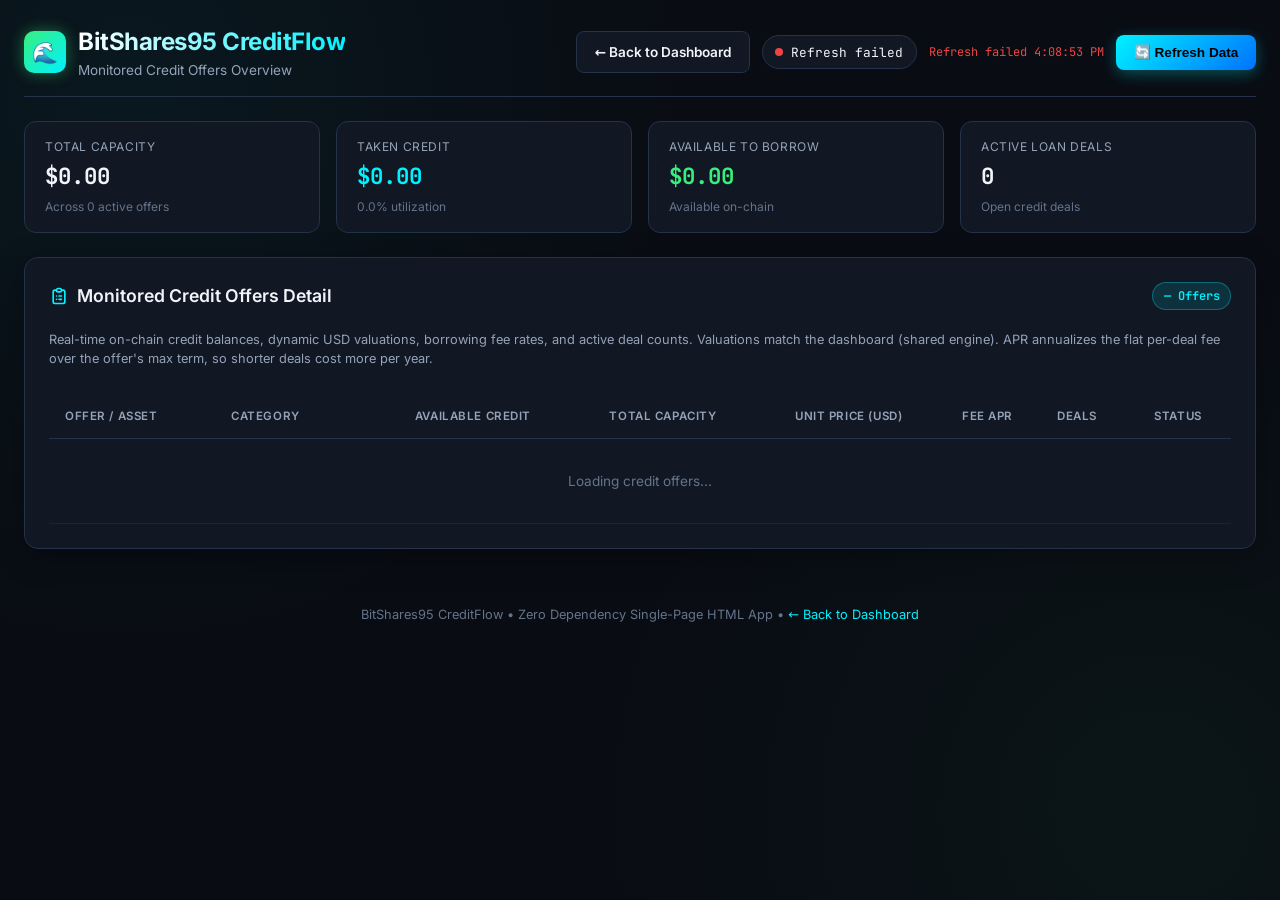
<file: bitshares-creditflow/offers.html>
<!DOCTYPE html>
<html lang="en">
<head>
  <meta charset="UTF-8" />
  <meta name="viewport" content="width=device-width, initial-scale=1.0" />
  <link rel="stylesheet" href="../shared/fonts.css">
  <title>BitShares95 CreditFlow - Monitored Credit Offers Overview</title>
  <meta name="description" content="Detailed overview of monitored BitShares credit offers, capacities, borrowing fees, dynamic valuations, and deal metrics." />
  <style>
    :root {
      --bg-dark: #090c13;
      --bg-card: #111723;
      --bg-card-hover: #172030;
      --bg-input: #182234;
      --border-color: #24324a;
      --text-main: #f1f5f9;
      --text-muted: #94a3b8;
      --text-dim: #64748b;
      --primary: #00f2fe;
      --primary-hover: #4facfe;
      --accent: #38ef7d;
      --warning: #f59e0b;
      --danger: #ef4444;
      --purple: #a855f7;
      --pink: #ec4899;
      --amber: #f59e0b;
      --font-sans: var(--font-ui);
    }

    * {
      box-sizing: border-box;
      margin: 0;
      padding: 0;
    }

    body {
      background-color: var(--bg-dark);
      color: var(--text-main);
      font-family: var(--font-sans);
      min-height: 100vh;
      display: flex;
      flex-direction: column;
      line-height: 1.5;
      padding: 1.5rem;
      background-image: 
        radial-gradient(circle at 10% 10%, rgba(0, 242, 254, 0.05) 0%, transparent 40%),
        radial-gradient(circle at 90% 90%, rgba(56, 239, 125, 0.04) 0%, transparent 40%);
    }

    .container {
      max-width: 1280px;
      margin: 0 auto;
      width: 100%;
    }

    /* Header */
    header {
      display: flex;
      flex-wrap: wrap;
      justify-content: space-between;
      align-items: center;
      gap: 1rem;
      margin-bottom: 1.5rem;
      padding-bottom: 1rem;
      border-bottom: 1px solid var(--border-color);
    }

    .brand {
      display: flex;
      align-items: center;
      gap: 0.75rem;
    }

    .brand-logo {
      width: 42px;
      height: 42px;
      background: linear-gradient(135deg, var(--accent), var(--primary));
      border-radius: 10px;
      display: flex;
      align-items: center;
      justify-content: center;
      font-weight: 700;
      font-size: 1.3rem;
      color: #000;
      box-shadow: 0 0 15px rgba(56, 239, 125, 0.4);
    }

    .brand-text h1 {
      font-size: 1.5rem;
      font-weight: 700;
      letter-spacing: -0.02em;
      background: linear-gradient(90deg, #fff, var(--primary));
      -webkit-background-clip: text;
      -webkit-text-fill-color: transparent;
    }

    .brand-text p {
      font-size: 0.85rem;
      color: var(--text-muted);
    }

    .header-controls {
      display: flex;
      align-items: center;
      gap: 0.75rem;
      flex-wrap: wrap;
    }

    /* Status Badge */
    .status-badge {
      display: flex;
      align-items: center;
      gap: 0.5rem;
      padding: 0.4rem 0.8rem;
      border-radius: 9999px;
      background: var(--bg-card);
      border: 1px solid var(--border-color);
      font-size: 0.8rem;
      font-family: var(--font-mono);
    }

    .status-dot {
      width: 8px;
      height: 8px;
      border-radius: 50%;
      background: var(--text-dim);
    }

    .status-badge.connected .status-dot {
      background: var(--accent);
      box-shadow: 0 0 8px var(--accent);
    }

    .status-badge.connecting .status-dot {
      background: var(--warning);
      animation: pulse 1.5s infinite;
    }

    .status-badge.error .status-dot {
      background: var(--danger);
    }

    @keyframes pulse {
      0%, 100% { opacity: 1; }
      50% { opacity: 0.3; }
    }

    /* Buttons */
    .btn {
      display: inline-flex;
      align-items: center;
      justify-content: center;
      gap: 0.5rem;
      padding: 0.6rem 1.1rem;
      border-radius: 8px;
      font-weight: 600;
      font-size: 0.85rem;
      cursor: pointer;
      border: none;
      transition: all 0.2s ease;
      text-decoration: none;
    }

    .btn-primary {
      background: linear-gradient(135deg, var(--primary), #0072ff);
      color: #000;
      box-shadow: 0 4px 15px rgba(0, 242, 254, 0.3);
    }

    .btn-primary:hover:not(:disabled) {
      transform: translateY(-1px);
      box-shadow: 0 6px 20px rgba(0, 242, 254, 0.5);
    }

    .btn-secondary {
      background: var(--bg-card);
      color: var(--text-main);
      border: 1px solid var(--border-color);
    }

    .btn-secondary:hover:not(:disabled) {
      background: var(--bg-card-hover);
      border-color: var(--primary);
      color: var(--primary);
      transform: translateY(-1px);
    }

    .btn:disabled {
      opacity: 0.5;
      cursor: not-allowed;
      transform: none !important;
    }

    /* Summary Bar */
    .summary-grid {
      display: grid;
      grid-template-columns: repeat(auto-fit, minmax(220px, 1fr));
      gap: 1rem;
      margin-bottom: 1.5rem;
    }

    .summary-card {
      background: var(--bg-card);
      border: 1px solid var(--border-color);
      border-radius: 12px;
      padding: 1rem 1.25rem;
      display: flex;
      flex-direction: column;
      gap: 0.25rem;
    }

    .summary-card .lbl {
      font-size: 0.75rem;
      text-transform: uppercase;
      letter-spacing: 0.05em;
      color: var(--text-muted);
    }

    .summary-card .val {
      font-family: var(--font-mono);
      font-size: 1.4rem;
      font-weight: 700;
      color: var(--text-main);
    }

    .summary-card .sub {
      font-size: 0.75rem;
      color: var(--text-dim);
    }

    /* Card */
    .card {
      background: var(--bg-card);
      border: 1px solid var(--border-color);
      border-radius: 14px;
      padding: 1.5rem;
      backdrop-filter: blur(10px);
      box-shadow: 0 8px 32px rgba(0, 0, 0, 0.3);
      display: flex;
      flex-direction: column;
      gap: 1.25rem;
      margin-bottom: 1.5rem;
    }

    .card-title {
      font-size: 1.1rem;
      font-weight: 600;
      display: flex;
      align-items: center;
      justify-content: space-between;
      color: var(--text-main);
    }

    .card-title-left {
      display: flex;
      align-items: center;
      gap: 0.5rem;
    }

    .card-title svg {
      color: var(--primary);
    }

    .badge-header {
      display: inline-flex;
      align-items: center;
      padding: 0.25rem 0.65rem;
      border-radius: 9999px;
      font-size: 0.75rem;
      font-family: var(--font-mono);
      font-weight: 600;
      background: rgba(0, 242, 254, 0.12);
      color: var(--primary);
      border: 1px solid rgba(0, 242, 254, 0.3);
    }

    /* Offers Table */
    .table-responsive {
      width: 100%;
      overflow-x: auto;
      margin-top: 0.5rem;
    }

    .offers-table {
      width: 100%;
      border-collapse: collapse;
      text-align: left;
      font-size: 0.85rem;
    }

    .offers-table th {
      padding: 0.75rem 1rem;
      color: var(--text-muted);
      font-weight: 600;
      border-bottom: 1px solid var(--border-color);
      text-transform: uppercase;
      font-size: 0.72rem;
      letter-spacing: 0.05em;
      white-space: nowrap;
    }

    .offers-table td {
      padding: 0.85rem 1rem;
      border-bottom: 1px solid rgba(36, 50, 74, 0.5);
      vertical-align: middle;
    }

    .offers-table tr:hover td {
      background: var(--bg-card-hover);
    }

    .offer-title-cell {
      display: flex;
      flex-direction: column;
      gap: 0.2rem;
    }

    .offer-id-badge {
      font-family: var(--font-mono);
      font-size: 0.72rem;
      color: var(--text-dim);
    }

    .badge-cat {
      display: inline-block;
      padding: 0.2rem 0.55rem;
      border-radius: 6px;
      font-size: 0.72rem;
      font-weight: 600;
      white-space: nowrap;
    }

    .badge-cat.usd { background: rgba(56, 239, 125, 0.15); color: var(--accent); border: 1px solid rgba(56, 239, 125, 0.3); }
    .badge-cat.crypto { background: rgba(0, 242, 254, 0.15); color: var(--primary); border: 1px solid rgba(0, 242, 254, 0.3); }
    .badge-cat.commodity { background: rgba(245, 158, 11, 0.15); color: var(--warning); border: 1px solid rgba(245, 158, 11, 0.3); }
    .badge-cat.fiat { background: rgba(168, 85, 247, 0.15); color: var(--purple); border: 1px solid rgba(168, 85, 247, 0.3); }

    .status-pill {
      display: inline-block;
      padding: 0.2rem 0.65rem;
      border-radius: 9999px;
      font-size: 0.72rem;
      font-weight: 600;
      font-family: var(--font-mono);
      white-space: nowrap;
    }

    .status-pill.active { background: rgba(56, 239, 125, 0.15); color: var(--accent); border: 1px solid rgba(56, 239, 125, 0.3); }
    .status-pill.depleted { background: rgba(245, 158, 11, 0.15); color: var(--warning); border: 1px solid rgba(245, 158, 11, 0.3); }
    .status-pill.empty { background: rgba(100, 116, 139, 0.2); color: var(--text-dim); border: 1px solid rgba(100, 116, 139, 0.3); }
    .status-pill.disabled { background: rgba(239, 68, 68, 0.15); color: var(--danger); border: 1px solid rgba(239, 68, 68, 0.3); }

    .table-util-bar-container {
      width: 100%;
      height: 4px;
      background: var(--bg-input);
      border-radius: 999px;
      overflow: hidden;
      margin-top: 4px;
    }

    .table-util-bar-fill {
      height: 100%;
      background: linear-gradient(90deg, var(--primary), var(--accent));
      border-radius: 999px;
      transition: width 0.3s ease;
    }

    .last-updated {
      font-size: 0.75rem;
      font-family: var(--font-mono);
      color: var(--text-dim);
    }

    .last-updated.failed {
      color: var(--danger);
    }

    main.stale {
      opacity: 0.55;
      transition: opacity 0.3s ease;
    }

    .data-notes {
      display: none;
      margin-bottom: 1.5rem;
      padding: 0.6rem 0.9rem;
      border-radius: 10px;
      border: 1px solid rgba(245, 158, 11, 0.4);
      background: rgba(245, 158, 11, 0.08);
      color: var(--warning);
      font-size: 0.8rem;
    }

    .data-notes.visible {
      display: block;
    }

    footer {
      margin-top: auto;
      padding-top: 2rem;
      text-align: center;
      font-size: 0.8rem;
      color: var(--text-dim);
    }
  </style>
</head>
<body>

  <div class="container">
    <header>
      <div class="brand">
        <div class="brand-logo">🌊</div>
        <div class="brand-text">
          <h1>BitShares95 CreditFlow</h1>
          <p>Monitored Credit Offers Overview</p>
        </div>
      </div>

      <div class="header-controls">
        <a href="index.html" class="btn btn-secondary" title="Return to TVL & Collateral Tracker">
          &larr; Back to Dashboard
        </a>

        <div id="connection-status" class="status-badge connecting">
          <span class="status-dot"></span>
          <span class="status-text">Connecting...</span>
        </div>

        <span id="last-updated" class="last-updated">Not yet updated</span>

        <button id="btn-refresh" class="btn btn-primary" title="Fetch fresh chain data">
          🔄 Refresh Data
        </button>
      </div>
    </header>

    <div id="data-notes" class="data-notes"></div>

    <main>
    <!-- Summary KPI Strip -->
    <div class="summary-grid">
      <div class="summary-card">
        <div class="lbl">Total Capacity</div>
        <div id="sum-total-capacity" class="val">$0.00</div>
        <div id="sum-active-offers" class="sub">Across 0 active offers</div>
      </div>
      <div class="summary-card">
        <div class="lbl">Taken Credit</div>
        <div id="sum-taken-credit" class="val" style="color: var(--primary);">$0.00</div>
        <div id="sum-utilization-pct" class="sub">0.0% utilization</div>
      </div>
      <div class="summary-card">
        <div class="lbl">Available to Borrow</div>
        <div id="sum-avail-credit" class="val" style="color: var(--accent);">$0.00</div>
        <div id="sum-avail-sub" class="sub">Available on-chain</div>
      </div>
      <div class="summary-card">
        <div class="lbl">Active Loan Deals</div>
        <div id="sum-active-deals" class="val">0</div>
        <div id="sum-deals-sub" class="sub">Open credit deals</div>
      </div>
    </div>

    <!-- Credit Offers Detail Table -->
    <div class="card" id="offers-card">
      <div class="card-title">
        <div class="card-title-left">
          <svg width="20" height="20" fill="none" stroke="currentColor" viewBox="0 0 24 24"><path stroke-linecap="round" stroke-linejoin="round" stroke-width="2" d="M9 5H7a2 2 0 00-2 2v12a2 2 0 002 2h10a2 2 0 002-2V7a2 2 0 00-2-2h-2M9 5a2 2 0 002 2h2a2 2 0 002-2M9 5a2 2 0 012-2h2a2 2 0 012 2m-3 7h3m-3 4h3m-6-4h.01M9 16h.01"></path></svg>
          Monitored Credit Offers Detail
        </div>
        <span id="offers-count-badge" class="badge-header">— Offers</span>
      </div>
      <div style="font-size: 0.8rem; color: var(--text-muted);">
        Real-time on-chain credit balances, dynamic USD valuations, borrowing fee rates, and active deal counts. Valuations match the dashboard (shared engine). APR annualizes the flat per-deal fee over the offer's max term, so shorter deals cost more per year.
      </div>

      <div class="table-responsive">
        <table class="offers-table">
          <thead>
            <tr>
              <th>Offer / Asset</th>
              <th>Category</th>
              <th style="text-align: right;">Available Credit</th>
              <th style="text-align: right;">Total Capacity</th>
              <th style="text-align: right;">Unit Price (USD)</th>
              <th style="text-align: right;">Fee APR</th>
              <th style="text-align: center;">Deals</th>
              <th style="text-align: center;">Status</th>
            </tr>
          </thead>
          <tbody id="offers-table-body">
            <tr><td colspan="8" style="text-align:center; padding: 2rem; color: var(--text-dim);">Loading credit offers...</td></tr>
          </tbody>
        </table>
      </div>
    </div>
    </main>

    <footer>
      BitShares95 CreditFlow &bull; Zero Dependency Single-Page HTML App &bull; <a href="index.html" style="color: var(--primary); text-decoration: none;">&larr; Back to Dashboard</a>
    </footer>
  </div>

  <script src="../shared/b95-bridge.js"></script>
  <script src="creditflow-engine.js"></script>
  <script>
    /**
     * BitShares95 CreditFlow - Monitored Credit Offers Overview.
     * Chain access and USD valuation live in creditflow-engine.js (shared with
     * other desktop apps); this page renders them.
     */

    // BitShares credit offers store fee_rate against GRAPHENE_FEE_RATE_DENOM
    // (1,000,000 = 100%), charged once per deal regardless of duration.
    const FEE_RATE_DENOM = 1000000;
    const SECONDS_PER_YEAR = 31536000;

    let refreshInFlight = false;
    let lastSuccessAt = null;

    CreditFlowEngine.onStatus(updateStatus);

    function escapeHtml(s) {
      return String(s).replace(/[&<>"']/g, c => ({ '&': '&amp;', '<': '&lt;', '>': '&gt;', '"': '&quot;', "'": '&#39;' }[c]));
    }

    function fmtUsd(v) {
      return `$${v.toLocaleString('en-US', { minimumFractionDigits: 2, maximumFractionDigits: 2 })}`;
    }

    function fmtAmt(v) {
      return v.toLocaleString('en-US', { maximumFractionDigits: v !== 0 && Math.abs(v) < 0.01 ? 6 : 2 });
    }

    async function refreshAllData() {
      if (refreshInFlight) return;
      refreshInFlight = true;

      const btnRefresh = document.getElementById('btn-refresh');
      btnRefresh.disabled = true;
      btnRefresh.textContent = '⏳ Refreshing...';

      try {
        const snap = await CreditFlowEngine.fetchCreditSnapshot({ includeExternal: true });
        const t = snap.totals;

        document.getElementById('sum-total-capacity').textContent = fmtUsd(t.credit);
        document.getElementById('sum-active-offers').textContent = `${snap.activeOffersCount} active of ${snap.rows.length} offers`;
        document.getElementById('sum-taken-credit').textContent = fmtUsd(t.taken);
        document.getElementById('sum-utilization-pct').textContent = `${t.takenPct.toFixed(1)}% utilization rate`;
        document.getElementById('sum-avail-credit').textContent = fmtUsd(t.avail);
        document.getElementById('sum-active-deals').textContent = t.deals;
        document.getElementById('sum-deals-sub').textContent = 'Across monitored offers';
        document.getElementById('offers-count-badge').textContent = `${snap.rows.length} Offers (${snap.activeOffersCount} Active)`;

        renderOffersTable(snap.rows);
        renderDataNotes(snap);

        lastSuccessAt = snap.at;
        setFreshness(true);
      } catch (err) {
        console.error('Refresh error:', err);
        setFreshness(false, err);
      } finally {
        refreshInFlight = false;
        btnRefresh.disabled = false;
        btnRefresh.textContent = '🔄 Refresh Data';
      }
    }

    function renderDataNotes(snap) {
      const notes = [];
      const missing = snap.rows.filter(r => !r.offerObj).map(r => `${r.cfg.symbol} ${r.cfg.offerId}`);
      const unpriced = snap.rows.filter(r => r.evalRes && r.evalRes.unitPrice <= 0).map(r => r.cfg.symbol);
      const failed = snap.rows.filter(r => r.dealsFailed).map(r => r.cfg.symbol);

      if (unpriced.length) notes.push(`Unpriced credit (counted as $0): ${unpriced.join(', ')}`);
      if (missing.length) notes.push(`Not found on chain: ${missing.join(', ')}`);
      if (failed.length) notes.push(`Deal query failed (deal count incomplete): ${failed.join(', ')}`);

      const el = document.getElementById('data-notes');
      el.textContent = notes.length ? `⚠ ${notes.join(' · ')}` : '';
      el.classList.toggle('visible', notes.length > 0);
    }

    function setFreshness(ok, err) {
      const el = document.getElementById('last-updated');
      const main = document.querySelector('main');
      const fmt = d => d.toLocaleTimeString();
      if (ok) {
        el.textContent = `Updated ${fmt(lastSuccessAt)}`;
        el.className = 'last-updated';
        el.title = lastSuccessAt.toISOString();
        main.classList.remove('stale');
      } else {
        el.textContent = lastSuccessAt
          ? `Refresh failed ${fmt(new Date())}: showing ${fmt(lastSuccessAt)} data`
          : `Refresh failed ${fmt(new Date())}`;
        el.className = 'last-updated failed';
        el.title = err?.message || '';
        if (lastSuccessAt) main.classList.add('stale');
        updateStatus('error', 'Refresh failed');
      }
    }

    function offerStatus(evalRes) {
      if (!evalRes.enabled) return '<span class="status-pill disabled">Disabled</span>';
      if (evalRes.total <= 0) return '<span class="status-pill empty">Empty</span>';
      // Matches the dashboard's "depleted" flag: nothing left, or less than one minimum deal
      if (evalRes.avail <= 0 || (evalRes.minDeal > 0 && evalRes.avail < evalRes.minDeal)) {
        return `<span class="status-pill depleted" title="${escapeHtml(`${fmtAmt(evalRes.avail)} available < ${fmtAmt(evalRes.minDeal)} min deal`)}">Depleted</span>`;
      }
      return '<span class="status-pill active">Active</span>';
    }

    function categoryClass(category) {
      if (category === 'Crypto' || category === 'LP Token') return 'crypto';
      if (category === 'Commodity') return 'commodity';
      if (category === 'Fiat') return 'fiat';
      return 'usd';
    }

    function feeDisplay(evalRes) {
      const flatFeePct = (evalRes.feeRate / FEE_RATE_DENOM) * 100;
      if (evalRes.maxDuration <= 0) {
        return { main: evalRes.feeRate > 0 ? `${flatFeePct.toFixed(2)}% fee` : '0.00%', sub: `Flash (${flatFeePct.toFixed(2)}% flat)` };
      }
      const days = Math.round(evalRes.maxDuration / 86400);
      const apr = flatFeePct * (SECONDS_PER_YEAR / evalRes.maxDuration);
      return {
        main: evalRes.feeRate > 0 ? `${apr.toFixed(2)}% APR` : '0.00%',
        sub: `${days}d max term (${flatFeePct.toFixed(2)}% flat)`
      };
    }

    function renderOffersTable(rows) {
      const tbody = document.getElementById('offers-table-body');
      tbody.innerHTML = '';

      if (!rows || rows.length === 0) {
        tbody.innerHTML = `<tr><td colspan="8" style="text-align:center; padding: 2rem; color: var(--text-dim);">No credit offers loaded.</td></tr>`;
        return;
      }

      rows.forEach(({ cfg, evalRes, stats, dealsFailed }) => {
        const titleCell = `
          <td>
            <div class="offer-title-cell">
              <span style="font-weight: 600; color: var(--text-main); font-size: 0.95rem;">${escapeHtml(cfg.symbol)}</span>
              <span class="offer-id-badge">${escapeHtml(cfg.offerId)} &bull; ${escapeHtml(cfg.assetId || 'dynamic')}</span>
            </div>
          </td>
          <td><span class="badge-cat ${categoryClass(cfg.category)}">${escapeHtml(cfg.category)}</span></td>`;

        const tr = document.createElement('tr');

        if (!evalRes) {
          tr.innerHTML = `${titleCell}
            <td colspan="5" style="text-align: center; color: var(--text-dim);">Offer not found on chain</td>
            <td style="text-align: center;"><span class="status-pill empty">Missing</span></td>`;
          tbody.appendChild(tr);
          return;
        }

        const priced = evalRes.unitPrice > 0;
        const usd = v => priced ? `$${Math.round(v).toLocaleString()}` : '<span style="color: var(--warning);" title="No pool price found: counted as $0">unpriced</span>';

        let priceStr = '—';
        if (priced) {
          if (evalRes.unitPrice >= 1) {
            priceStr = `$${evalRes.unitPrice.toLocaleString('en-US', { minimumFractionDigits: 2, maximumFractionDigits: 2 })}`;
          } else if (evalRes.unitPrice >= 0.0001) {
            priceStr = `$${evalRes.unitPrice.toLocaleString('en-US', { minimumFractionDigits: 4, maximumFractionDigits: 6 })}`;
          } else {
            priceStr = `$${evalRes.unitPrice.toExponential(4)}`;
          }
        }

        const fee = feeDisplay(evalRes);
        const dealCount = stats.dealCount;
        const dealsCell = dealsFailed
          ? `<span style="color: var(--warning);" title="Deal query failed: count may be incomplete">${dealCount}?</span>`
          : (dealCount > 0 ? `<span style="color: var(--accent); font-weight: 700;">${dealCount}</span>` : `<span style="color: var(--text-dim);">0</span>`);

        tr.innerHTML = `${titleCell}
          <td style="text-align: right; font-family: var(--font-mono);">
            <div style="color: var(--text-main); font-weight: 600;">${fmtAmt(evalRes.avail)}</div>
            <div style="font-size: 0.73rem; color: var(--text-muted);">${usd(evalRes.usdBalance)}</div>
          </td>
          <td style="text-align: right; font-family: var(--font-mono);">
            <div style="color: var(--text-main); font-weight: 600;">${fmtAmt(evalRes.total)}</div>
            <div style="font-size: 0.73rem; color: var(--text-muted);">${usd(evalRes.usdTotal)}</div>
            <div style="font-size: 0.68rem; color: var(--primary); font-weight: 500; margin-top: 2px;">
              ${evalRes.utilizationPct.toFixed(1)}% taken (${usd(evalRes.usdTaken)})
            </div>
            <div class="table-util-bar-container" title="${evalRes.utilizationPct.toFixed(1)}% taken">
              <div class="table-util-bar-fill" style="width: ${Math.min(100, Math.max(0, evalRes.utilizationPct))}%;"></div>
            </div>
          </td>
          <td style="text-align: right; font-family: var(--font-mono);">
            <div style="color: var(--primary); font-weight: 600;">${priceStr}</div>
            <div style="font-size: 0.7rem; color: var(--text-dim);">${escapeHtml(evalRes.source)}</div>
          </td>
          <td style="text-align: right; font-family: var(--font-mono);">
            <div style="color: var(--accent); font-weight: 600;">${fee.main}</div>
            <div style="font-size: 0.7rem; color: var(--text-dim);">${fee.sub}</div>
          </td>
          <td style="text-align: center; font-family: var(--font-mono);">${dealsCell}</td>
          <td style="text-align: center;">${offerStatus(evalRes)}</td>
        `;
        tbody.appendChild(tr);
      });
    }

    function updateStatus(state, text) {
      const badge = document.getElementById('connection-status');
      badge.className = `status-badge ${state}`;
      badge.querySelector('.status-text').textContent = text;
    }

    document.getElementById('btn-refresh').addEventListener('click', () => refreshAllData());

    // Auto-refresh (60s) while the tab is visible. fetchCreditSnapshot reconnects
    // on its own, so this keeps running after a dropped connection.
    const AUTO_REFRESH_INTERVAL_MS = 60000;
    setInterval(() => {
      if (B95.visible()) refreshAllData();
    }, AUTO_REFRESH_INTERVAL_MS);

    document.addEventListener('visibilitychange', () => {
      if (!document.hidden && (!lastSuccessAt || Date.now() - lastSuccessAt > AUTO_REFRESH_INTERVAL_MS)) {
        refreshAllData();
      }
    });

    // Initial load
    refreshAllData();
  </script>
</body>
</html>
</file>
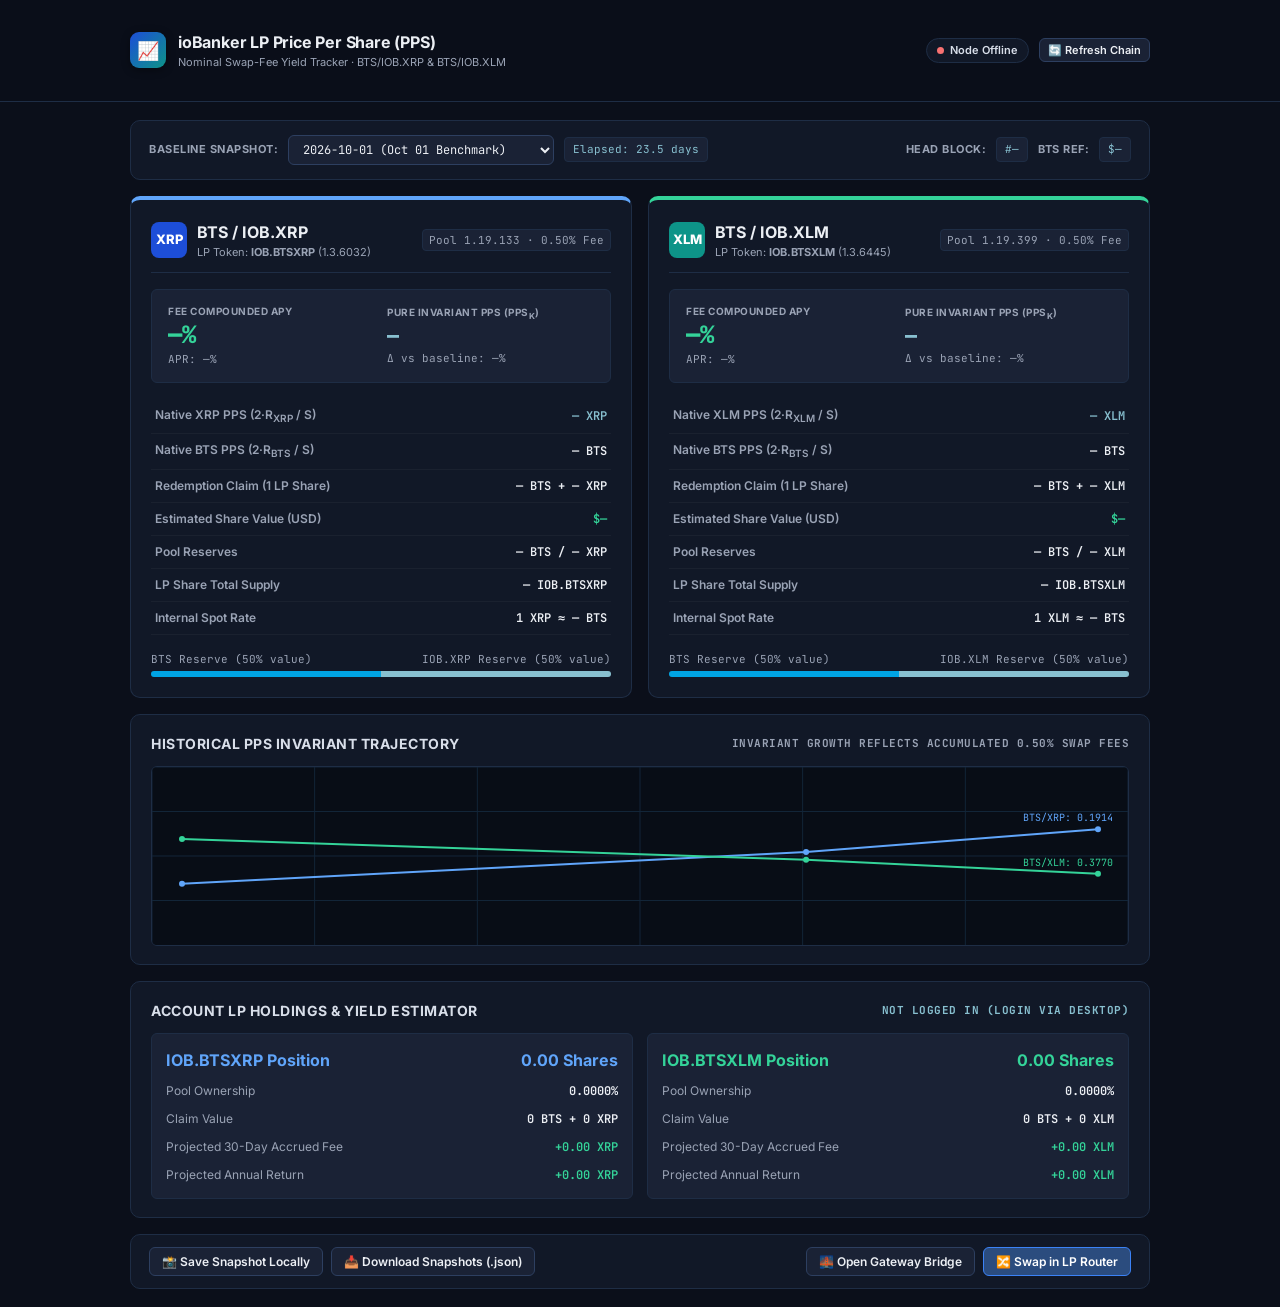
<file: gateway/pps.html>
<!DOCTYPE html>
<html lang="en">
<head>
  <meta charset="UTF-8" />
  <meta name="viewport" content="width=device-width, initial-scale=1.0" />
  <link rel="stylesheet" href="../shared/fonts.css">
  <title>ioBanker LP PPS &amp; Annualized Yield</title>
  <style>
    *, *::before, *::after { box-sizing: border-box; margin: 0; padding: 0; }
    :root {
      --bg: #0b0f1a;
      --surface: #111827;
      --surface2: #1a2235;
      --surface3: #212c45;
      --border: #1e2d45;
      --border2: #2d3f60;
      --accent: #88c0d0;
      --accent-glow: rgba(136, 192, 208, 0.18);
      --xrp: #346aa9;
      --xrp-light: #60a5fa;
      --xrp-glow: rgba(52, 106, 169, 0.2);
      --xlm: #2d6e5e;
      --xlm-light: #34d399;
      --xlm-glow: rgba(45, 110, 94, 0.2);
      --bts: #00a4e4;
      --green: #34d399;
      --green-glow: rgba(52, 211, 153, 0.2);
      --red: #f87171;
      --yellow: #fbbf24;
      --text: #eceff4;
      --text-dim: #d8dee9;
      --text-mute: #9aa3b5;
      --mono: var(--font-mono);
      --radius: 10px;
      --radius-sm: 6px;
      --tr: 180ms ease;
    }

    body {
      font-family: var(--font-ui);
      background: var(--bg);
      color: var(--text);
      min-height: 100vh;
      line-height: 1.5;
      -webkit-font-smoothing: antialiased;
    }

    .wrap { max-width: 1060px; margin: 0 auto; padding: 18px 20px; }

    /* Header */
    header {
      border-bottom: 1px solid var(--border);
      padding: 12px 0;
      background: rgba(11, 15, 26, 0.94);
      position: sticky; top: 0; z-index: 50;
      backdrop-filter: blur(10px);
    }
    .header-inner {
      display: flex; align-items: center; justify-content: space-between; gap: 12px;
    }
    .brand { display: flex; align-items: center; gap: 12px; }
    .brand-icon {
      width: 36px; height: 36px;
      background: linear-gradient(135deg, #1d4ed8 0%, #0d9488 100%);
      border-radius: 9px;
      display: flex; align-items: center; justify-content: center;
      font-size: 18px; color: #fff; flex-shrink: 0;
      box-shadow: 0 2px 8px rgba(0,0,0,0.4);
    }
    .brand-name { font-size: 16px; font-weight: 700; letter-spacing: -0.2px; }
    .brand-sub { font-size: 11px; color: var(--text-mute); }

    .header-right { display: flex; align-items: center; gap: 10px; }
    .status-pill {
      display: flex; align-items: center; gap: 6px;
      font-size: 11px; font-weight: 600; color: var(--text-dim);
      background: var(--surface); border: 1px solid var(--border);
      border-radius: 20px; padding: 3px 10px;
    }
    .status-dot { width: 7px; height: 7px; border-radius: 50%; background: var(--text-mute); }
    .status-pill.connected .status-dot { background: var(--green); box-shadow: 0 0 6px var(--green); }
    .status-pill.connecting .status-dot { background: var(--yellow); }
    .status-pill.offline .status-dot { background: var(--red); }

    /* Buttons */
    .btn {
      font-family: inherit; font-size: 12px; font-weight: 600;
      display: inline-flex; align-items: center; gap: 6px;
      padding: 6px 12px; border-radius: var(--radius-sm);
      border: 1px solid var(--border2); background: var(--surface2);
      color: var(--text); cursor: pointer; transition: var(--tr); text-decoration: none;
    }
    .btn:hover:not(:disabled) { background: var(--surface3); border-color: var(--accent); color: #fff; }
    .btn:active:not(:disabled) { transform: scale(0.98); }
    .btn:disabled { opacity: 0.5; cursor: not-allowed; }
    .btn-primary { background: #2b4c7e; border-color: #3b82f6; color: #fff; }
    .btn-primary:hover:not(:disabled) { background: #3b82f6; }
    .btn-sm { padding: 4px 8px; font-size: 11px; }

    /* Snapshot Control Bar */
    .control-card {
      background: var(--surface);
      border: 1px solid var(--border);
      border-radius: var(--radius);
      padding: 14px 18px;
      margin-bottom: 16px;
      display: flex;
      flex-wrap: wrap;
      align-items: center;
      justify-content: space-between;
      gap: 12px;
    }
    .control-group {
      display: flex; align-items: center; gap: 10px; flex-wrap: wrap;
    }
    .control-label {
      font-size: 11px; font-weight: 700; text-transform: uppercase;
      letter-spacing: 0.5px; color: var(--text-mute);
    }
    .select-input {
      background: var(--surface2);
      border: 1px solid var(--border2);
      border-radius: var(--radius-sm);
      color: var(--text);
      font-size: 12px;
      font-family: var(--mono);
      padding: 5px 10px;
      outline: none;
      cursor: pointer;
    }
    .select-input:focus { border-color: var(--accent); }
    .badge-info {
      font-size: 11px; font-family: var(--mono);
      color: var(--accent); background: var(--surface2);
      border: 1px solid var(--border); border-radius: 4px;
      padding: 3px 8px;
    }

    /* Pool Matrix Grid */
    .pool-grid {
      display: grid;
      grid-template-columns: repeat(auto-fit, minmax(460px, 1fr));
      gap: 16px;
      margin-bottom: 16px;
    }
    .pool-card {
      background: var(--surface);
      border: 1px solid var(--border);
      border-radius: var(--radius);
      padding: 20px;
      position: relative;
      display: flex;
      flex-direction: column;
      gap: 16px;
    }
    .pool-card.xrp { border-top: 4px solid var(--xrp-light); }
    .pool-card.xlm { border-top: 4px solid var(--xlm-light); }

    .card-header {
      display: flex;
      align-items: center;
      justify-content: space-between;
      gap: 12px;
      border-bottom: 1px solid var(--border);
      padding-bottom: 12px;
    }
    .pool-title-group {
      display: flex; align-items: center; gap: 10px;
    }
    .pool-icon {
      width: 36px; height: 36px; border-radius: 8px;
      display: flex; align-items: center; justify-content: center;
      font-size: 13px; font-weight: 800; color: #fff;
    }
    .pool-icon.xrp { background: #1d4ed8; }
    .pool-icon.xlm { background: #0d9488; }
    .pool-name { font-size: 16px; font-weight: 700; color: var(--text); }
    .pool-id-tag {
      font-size: 11px; font-family: var(--mono);
      color: var(--text-mute); background: var(--surface2);
      padding: 2px 6px; border-radius: 4px; border: 1px solid var(--border);
    }

    /* Big Yield Highlight Box */
    .yield-hero {
      background: var(--surface2);
      border: 1px solid var(--border);
      border-radius: var(--radius-sm);
      padding: 14px 16px;
      display: grid;
      grid-template-columns: 1fr 1fr;
      gap: 12px;
      align-items: center;
    }
    .yield-stat { display: flex; flex-direction: column; gap: 3px; }
    .yield-stat-label {
      font-size: 10px; font-weight: 700; text-transform: uppercase;
      letter-spacing: 0.5px; color: var(--text-mute);
    }
    .yield-stat-value {
      font-size: 24px; font-weight: 800; font-family: var(--mono);
      line-height: 1.1; color: var(--green);
    }
    .yield-stat-sub { font-size: 11px; color: var(--text-mute); font-family: var(--mono); }

    /* PPS Metrics Table */
    .pps-table {
      width: 100%; border-collapse: collapse; font-size: 12px;
    }
    .pps-table tr {
      border-bottom: 1px solid rgba(255,255,255,0.04);
    }
    .pps-table td {
      padding: 7px 4px;
    }
    .pps-table td:first-child {
      color: var(--text-mute); font-weight: 600;
    }
    .pps-table td:last-child {
      text-align: right; font-family: var(--mono); font-weight: 600;
    }
    .highlight-val { color: var(--accent); }
    .green-val { color: var(--green); }

    /* Visual Ratio Bar */
    .ratio-bar-wrap {
      display: flex; flex-direction: column; gap: 4px;
    }
    .ratio-bar-labels {
      display: flex; justify-content: space-between;
      font-size: 11px; font-family: var(--mono); color: var(--text-mute);
    }
    .ratio-bar {
      height: 6px; background: var(--surface2);
      border-radius: 3px; overflow: hidden; display: flex;
    }
    .ratio-bar-a { background: var(--bts); }
    .ratio-bar-b { background: var(--accent); }

    /* Detail / Chart Section */
    .card {
      background: var(--surface);
      border: 1px solid var(--border);
      border-radius: var(--radius);
      padding: 18px 20px;
      margin-bottom: 16px;
    }
    .card-title {
      font-size: 14px; font-weight: 700; text-transform: uppercase;
      letter-spacing: 0.5px; color: var(--text-dim); margin-bottom: 12px;
      display: flex; align-items: center; justify-content: space-between;
    }
    .chart-container {
      position: relative; height: 180px; width: 100%;
      background: #080d16; border: 1px solid var(--border);
      border-radius: var(--radius-sm); overflow: hidden;
    }
    canvas { width: 100%; height: 100%; display: block; }

    /* User Position & Calculator */
    .calc-grid {
      display: grid;
      grid-template-columns: repeat(auto-fit, minmax(280px, 1fr));
      gap: 14px;
    }
    .calc-box {
      background: var(--surface2); border: 1px solid var(--border);
      border-radius: var(--radius-sm); padding: 14px;
      display: flex; flex-direction: column; gap: 10px;
    }
    .calc-row {
      display: flex; justify-content: space-between; align-items: center;
      font-size: 12px;
    }
    .calc-row span:first-child { color: var(--text-mute); }
    .calc-row span:last-child { font-family: var(--mono); font-weight: 600; }

    /* Footer Note */
    .footer-bar {
      display: flex; flex-wrap: wrap; align-items: center;
      justify-content: space-between; gap: 12px;
      background: var(--surface); border: 1px solid var(--border);
      border-radius: var(--radius); padding: 12px 18px;
    }

    @media (max-width: 768px) {
      .pool-grid { grid-template-columns: 1fr; }
      .control-card { flex-direction: column; align-items: stretch; }
      .footer-bar { flex-direction: column; align-items: stretch; }
    }
  </style>
</head>
<body>

  <header>
    <div class="wrap header-inner">
      <div class="brand">
        <div class="brand-icon">📈</div>
        <div>
          <div class="brand-name">ioBanker LP Price Per Share (PPS)</div>
          <div class="brand-sub">Nominal Swap-Fee Yield Tracker · BTS/IOB.XRP &amp; BTS/IOB.XLM</div>
        </div>
      </div>
      <div class="header-right">
        <div class="status-pill connected" id="node-pill">
          <div class="status-dot"></div>
          <span id="node-text">Connecting...</span>
        </div>
        <button class="btn btn-sm" id="btn-refresh">🔄 Refresh Chain</button>
      </div>
    </div>
  </header>

  <main class="wrap">

    <!-- Baseline Snapshot & Timeframe Selector -->
    <div class="control-card">
      <div class="control-group">
        <span class="control-label">Baseline Snapshot:</span>
        <select class="select-input" id="select-snapshot">
          <option value="2026-10-01">2026-10-01 (Oct 01 Benchmark)</option>
          <option value="2026-10-17">2026-10-17 (7 Days Ago)</option>
        </select>
        <div class="badge-info" id="timeframe-badge">Elapsed: 23.5 days</div>
      </div>

      <div class="control-group">
        <span class="control-label">Head Block:</span>
        <span class="badge-info" id="head-block-badge">#—</span>
        <span class="control-label">BTS Ref:</span>
        <span class="badge-info" id="bts-price-badge">$—</span>
      </div>
    </div>

    <!-- Pools Grid -->
    <div class="pool-grid">

      <!-- Pool 1: BTS / IOB.XRP (1.19.133) -->
      <div class="pool-card xrp">
        <div class="card-header">
          <div class="pool-title-group">
            <div class="pool-icon xrp">XRP</div>
            <div>
              <div class="pool-name">BTS / IOB.XRP</div>
              <div style="font-size: 11px; color: var(--text-mute);">LP Token: <strong>IOB.BTSXRP</strong> (1.3.6032)</div>
            </div>
          </div>
          <div class="pool-id-tag">Pool 1.19.133 · 0.50% Fee</div>
        </div>

        <!-- Big Hero Yield Box -->
        <div class="yield-hero">
          <div class="yield-stat">
            <span class="yield-stat-label">Fee Compounded APY</span>
            <span class="yield-stat-value" id="xrp-apy-k">—%</span>
            <span class="yield-stat-sub" id="xrp-apr-k">APR: —%</span>
          </div>
          <div class="yield-stat">
            <span class="yield-stat-label">Pure Invariant PPS (PPS<sub>k</sub>)</span>
            <span class="yield-stat-value highlight-val" id="xrp-val-ppsk" style="font-size: 20px;">—</span>
            <span class="yield-stat-sub" id="xrp-delta-ppsk">Δ vs baseline: —%</span>
          </div>
        </div>

        <!-- Metric Details Table -->
        <table class="pps-table">
          <tbody>
            <tr>
              <td>Native XRP PPS (2·R<sub>XRP</sub> / S)</td>
              <td class="highlight-val" id="xrp-val-pps-iob">— XRP</td>
            </tr>
            <tr>
              <td>Native BTS PPS (2·R<sub>BTS</sub> / S)</td>
              <td id="xrp-val-pps-bts">— BTS</td>
            </tr>
            <tr>
              <td>Redemption Claim (1 LP Share)</td>
              <td id="xrp-val-claim">— BTS + — XRP</td>
            </tr>
            <tr>
              <td>Estimated Share Value (USD)</td>
              <td class="green-val" id="xrp-val-usd">$—</td>
            </tr>
            <tr>
              <td>Pool Reserves</td>
              <td id="xrp-val-reserves">— BTS / — XRP</td>
            </tr>
            <tr>
              <td>LP Share Total Supply</td>
              <td id="xrp-val-supply">— IOB.BTSXRP</td>
            </tr>
            <tr>
              <td>Internal Spot Rate</td>
              <td id="xrp-val-spot">1 XRP ≈ — BTS</td>
            </tr>
          </tbody>
        </table>

        <!-- Ratio bar -->
        <div class="ratio-bar-wrap">
          <div class="ratio-bar-labels">
            <span>BTS Reserve (50% value)</span>
            <span>IOB.XRP Reserve (50% value)</span>
          </div>
          <div class="ratio-bar">
            <div class="ratio-bar-a" style="width: 50%;"></div>
            <div class="ratio-bar-b" style="width: 50%;"></div>
          </div>
        </div>
      </div>

      <!-- Pool 2: BTS / IOB.XLM (1.19.399) -->
      <div class="pool-card xlm">
        <div class="card-header">
          <div class="pool-title-group">
            <div class="pool-icon xlm">XLM</div>
            <div>
              <div class="pool-name">BTS / IOB.XLM</div>
              <div style="font-size: 11px; color: var(--text-mute);">LP Token: <strong>IOB.BTSXLM</strong> (1.3.6445)</div>
            </div>
          </div>
          <div class="pool-id-tag">Pool 1.19.399 · 0.50% Fee</div>
        </div>

        <!-- Big Hero Yield Box -->
        <div class="yield-hero">
          <div class="yield-stat">
            <span class="yield-stat-label">Fee Compounded APY</span>
            <span class="yield-stat-value" id="xlm-apy-k">—%</span>
            <span class="yield-stat-sub" id="xlm-apr-k">APR: —%</span>
          </div>
          <div class="yield-stat">
            <span class="yield-stat-label">Pure Invariant PPS (PPS<sub>k</sub>)</span>
            <span class="yield-stat-value highlight-val" id="xlm-val-ppsk" style="font-size: 20px;">—</span>
            <span class="yield-stat-sub" id="xlm-delta-ppsk">Δ vs baseline: —%</span>
          </div>
        </div>

        <!-- Metric Details Table -->
        <table class="pps-table">
          <tbody>
            <tr>
              <td>Native XLM PPS (2·R<sub>XLM</sub> / S)</td>
              <td class="highlight-val" id="xlm-val-pps-iob">— XLM</td>
            </tr>
            <tr>
              <td>Native BTS PPS (2·R<sub>BTS</sub> / S)</td>
              <td id="xlm-val-pps-bts">— BTS</td>
            </tr>
            <tr>
              <td>Redemption Claim (1 LP Share)</td>
              <td id="xlm-val-claim">— BTS + — XLM</td>
            </tr>
            <tr>
              <td>Estimated Share Value (USD)</td>
              <td class="green-val" id="xlm-val-usd">$—</td>
            </tr>
            <tr>
              <td>Pool Reserves</td>
              <td id="xlm-val-reserves">— BTS / — XLM</td>
            </tr>
            <tr>
              <td>LP Share Total Supply</td>
              <td id="xlm-val-supply">— IOB.BTSXLM</td>
            </tr>
            <tr>
              <td>Internal Spot Rate</td>
              <td id="xlm-val-spot">1 XLM ≈ — BTS</td>
            </tr>
          </tbody>
        </table>

        <!-- Ratio bar -->
        <div class="ratio-bar-wrap">
          <div class="ratio-bar-labels">
            <span>BTS Reserve (50% value)</span>
            <span>IOB.XLM Reserve (50% value)</span>
          </div>
          <div class="ratio-bar">
            <div class="ratio-bar-a" style="width: 50%;"></div>
            <div class="ratio-bar-b" style="width: 50%;"></div>
          </div>
        </div>
      </div>

    </div>

    <!-- PPS History Trajectory Chart -->
    <div class="card">
      <div class="card-title">
        <span>Historical PPS Invariant Trajectory</span>
        <span style="font-size: 11px; color: var(--text-mute); font-family: var(--mono);">Invariant Growth reflects accumulated 0.50% swap fees</span>
      </div>
      <div class="chart-container">
        <canvas id="pps-chart"></canvas>
      </div>
    </div>

    <!-- Account Position & Yield Calculator -->
    <div class="card">
      <div class="card-title">
        <span>Account LP Holdings &amp; Yield Estimator</span>
        <span id="account-label" style="font-size: 11px; font-family: var(--mono); color: var(--accent);">Logged out</span>
      </div>

      <div class="calc-grid">
        <!-- XRP Position -->
        <div class="calc-box">
          <div style="font-weight: 700; color: var(--xrp-light); display: flex; justify-content: space-between;">
            <span>IOB.BTSXRP Position</span>
            <span id="user-xrp-shares">0.00 Shares</span>
          </div>
          <div class="calc-row">
            <span>Pool Ownership</span>
            <span id="user-xrp-pct">0.0000%</span>
          </div>
          <div class="calc-row">
            <span>Claim Value</span>
            <span id="user-xrp-claim">0 BTS + 0 XRP</span>
          </div>
          <div class="calc-row">
            <span>Projected 30-Day Accrued Fee</span>
            <span class="green-val" id="user-xrp-30d">+0.00 XRP</span>
          </div>
          <div class="calc-row">
            <span>Projected Annual Return</span>
            <span class="green-val" id="user-xrp-annual">+0.00 XRP</span>
          </div>
        </div>

        <!-- XLM Position -->
        <div class="calc-box">
          <div style="font-weight: 700; color: var(--xlm-light); display: flex; justify-content: space-between;">
            <span>IOB.BTSXLM Position</span>
            <span id="user-xlm-shares">0.00 Shares</span>
          </div>
          <div class="calc-row">
            <span>Pool Ownership</span>
            <span id="user-xlm-pct">0.0000%</span>
          </div>
          <div class="calc-row">
            <span>Claim Value</span>
            <span id="user-xlm-claim">0 BTS + 0 XLM</span>
          </div>
          <div class="calc-row">
            <span>Projected 30-Day Accrued Fee</span>
            <span class="green-val" id="user-xlm-30d">+0.00 XLM</span>
          </div>
          <div class="calc-row">
            <span>Projected Annual Return</span>
            <span class="green-val" id="user-xlm-annual">+0.00 XLM</span>
          </div>
        </div>
      </div>
    </div>

    <!-- Actions Bar -->
    <div class="footer-bar">
      <div style="display: flex; gap: 8px; flex-wrap: wrap;">
        <button class="btn" id="btn-save-checkpoint">📸 Save Snapshot Locally</button>
        <button class="btn" id="btn-download-json">📥 Download Snapshots (.json)</button>
      </div>
      <div style="display: flex; gap: 8px; flex-wrap: wrap;">
        <button class="btn" id="btn-open-gateway">🌉 Open Gateway Bridge</button>
        <button class="btn btn-primary" id="btn-open-swaps">🔀 Swap in LP Router</button>
      </div>
    </div>

  </main>

  <script src="../shared/b95-bridge.js"></script>
  <script src="../shared/pool-math.js"></script>
  <script src="pps-snapshots.js"></script>
  <script>
    (() => {
      'use strict';
      // Canvas text can't read CSS variables: resolve the shared font stacks (shared/fonts.css) once
      const FONT_UI = getComputedStyle(document.documentElement).getPropertyValue('--font-ui').trim() || 'sans-serif';
      const FONT_MONO = getComputedStyle(document.documentElement).getPropertyValue('--font-mono').trim() || 'monospace';

      const CONFIG = {
        pools: {
          '1.19.133': {
            id: '1.19.133',
            name: 'BTS / IOB.XRP',
            shareAssetId: '1.3.6032',
            sharePrecision: 5,
            dynId: '2.3.6032',
            assetA: { id: '1.3.0', symbol: 'BTS', precision: 5 },
            assetB: { id: '1.3.5537', symbol: 'IOB.XRP', precision: 4 },
            prefix: 'xrp'
          },
          '1.19.399': {
            id: '1.19.399',
            name: 'BTS / IOB.XLM',
            shareAssetId: '1.3.6445',
            sharePrecision: 5,
            dynId: '2.3.6445',
            assetA: { id: '1.3.0', symbol: 'BTS', precision: 5 },
            assetB: { id: '1.3.6444', symbol: 'IOB.XLM', precision: 4 },
            prefix: 'xlm'
          }
        },
        refPoolId: '1.19.48'
      };

      let snapshotData = window.IOB_PPS_SNAPSHOTS || { pools: {} };
      let liveChainData = {};
      let currentAccount = null;
      let activeSnapshotId = '2026-10-01';
      let btsUsdPrice = 0;

      // DOM Elements
      const nodePill = document.getElementById('node-pill');
      const nodeText = document.getElementById('node-text');
      const btnRefresh = document.getElementById('btn-refresh');
      const selectSnapshot = document.getElementById('select-snapshot');
      const timeframeBadge = document.getElementById('timeframe-badge');
      const headBlockBadge = document.getElementById('head-block-badge');
      const btsPriceBadge = document.getElementById('bts-price-badge');
      const accountLabel = document.getElementById('account-label');
      const btnSaveCheckpoint = document.getElementById('btn-save-checkpoint');
      const btnDownloadJson = document.getElementById('btn-download-json');
      const btnOpenGateway = document.getElementById('btn-open-gateway');
      const btnOpenSwaps = document.getElementById('btn-open-swaps');

      // Attempt to load fresh pps_snapshots.json if on HTTP, then merge any local checkpoints
      async function loadSnapshotJson() {
        try {
          const res = await fetch('pps_snapshots.json');
          if (res.ok) {
            const data = await res.json();
            if (data && data.pools) {
              snapshotData = data;
              window.IOB_PPS_SNAPSHOTS = data;
            }
          }
        } catch (_) {
          // Keep existing window.IOB_PPS_SNAPSHOTS
        }
        try {
          const saved = JSON.parse(localStorage.getItem('b95-iob-pps-snapshots') || 'null');
          if (saved && saved.pools) {
            Object.entries(saved.pools).forEach(([poolId, entry]) => {
              if (!Array.isArray(entry?.snapshots)) return;
              const target = snapshotData.pools[poolId] || (snapshotData.pools[poolId] = { snapshots: [] });
              const seen = new Set((target.snapshots || []).map(s => s.id));
              entry.snapshots.forEach(s => {
                if (s && s.id && !seen.has(s.id)) {
                  target.snapshots.push(s);
                  seen.add(s.id);
                }
              });
            });
          }
        } catch (_) {
          // localStorage unavailable in strict file:// mode
        }
        populateSnapshotSelect();
      }

      function populateSnapshotSelect() {
        const pool133 = snapshotData.pools && snapshotData.pools['1.19.133'];
        if (!pool133 || !Array.isArray(pool133.snapshots)) return;

        const curVal = selectSnapshot.value;
        selectSnapshot.innerHTML = '';
        pool133.snapshots.forEach(s => {
          const opt = document.createElement('option');
          opt.value = s.id;
          opt.textContent = `${s.id} (${s.label || s.timestamp.slice(0, 10)})`;
          selectSnapshot.appendChild(opt);
        });

        if ([...selectSnapshot.options].some(o => o.value === curVal)) {
          selectSnapshot.value = curVal;
        } else if (selectSnapshot.options.length > 0) {
          selectSnapshot.value = selectSnapshot.options[0].value;
        }
        activeSnapshotId = selectSnapshot.value;
      }

      // Query chain for live pool & share state
      async function queryLivePools() {
        btnRefresh.disabled = true;
        btnRefresh.textContent = '...';

        try {
          const reqIds = ['1.19.133', '1.19.399', CONFIG.refPoolId, '2.3.6032', '2.3.6445'];
          const [dgp, objects] = await Promise.all([
            B95.rpc('get_dynamic_global_properties', []),
            B95.rpc('get_objects', [reqIds])
          ]);

          if (dgp) {
            headBlockBadge.textContent = `#${dgp.head_block_number}`;
          }

          const objMap = {};
          if (Array.isArray(objects)) {
            objects.forEach(o => { if (o) objMap[o.id] = o; });
          }

          // Reference pool BTS/USDT
          const refPool = objMap[CONFIG.refPoolId];
          if (refPool) {
            const btsBal = Number(refPool.balance_a) / 1e5;
            const usdtBal = Number(refPool.balance_b) / 1e6;
            if (btsBal > 0) {
              btsUsdPrice = usdtBal / btsBal;
              btsPriceBadge.textContent = `$${btsUsdPrice.toFixed(4)}`;
            }
          }

          // Process each target pool
          Object.values(CONFIG.pools).forEach(cfg => {
            const poolObj = objMap[cfg.id];
            const dynObj = objMap[cfg.dynId];
            if (poolObj && dynObj) {
              const pps = PoolMath.calculatePoolPps(poolObj, cfg.assetA, cfg.assetB, dynObj.current_supply, {
                sharePrecision: cfg.sharePrecision,
                usdRefs: { usdPerBts: btsUsdPrice }
              });
              liveChainData[cfg.id] = {
                pool: poolObj,
                dyn: dynObj,
                pps,
                timestamp: new Date().toISOString()
              };
            }
          });

          renderPoolMetrics();
          renderChart();
          if (currentAccount && currentAccount.id) {
            fetchUserLpBalances(currentAccount.id);
          }
        } catch (err) {
          console.error('Failed to query live chain pools:', err);
        } finally {
          btnRefresh.disabled = false;
          btnRefresh.textContent = '🔄 Refresh Chain';
        }
      }

      function renderPoolMetrics() {
        Object.values(CONFIG.pools).forEach(cfg => {
          const live = liveChainData[cfg.id];
          if (!live) return;

          const pps = live.pps;
          const p = cfg.prefix;

          // Find baseline snapshot
          const snapshots = snapshotData.pools?.[cfg.id]?.snapshots || [];
          const baseSnap = snapshots.find(s => s.id === activeSnapshotId) || snapshots[0];

          let yieldK = { aprPct: 0, apyPct: 0, growthPct: 0, elapsedDays: 0 };
          if (baseSnap && baseSnap.timestamp) {
            const elapsedMs = Math.max(1, new Date(live.timestamp).getTime() - new Date(baseSnap.timestamp).getTime());
            yieldK = PoolMath.calculatePpsYield(pps.ppsK, baseSnap.pps_k, elapsedMs);
            timeframeBadge.textContent = `Elapsed: ${yieldK.elapsedDays.toFixed(1)} days`;
          }

          // Populate DOM
          const apyEl = document.getElementById(`${p}-apy-k`);
          const aprEl = document.getElementById(`${p}-apr-k`);
          const ppskEl = document.getElementById(`${p}-val-ppsk`);
          const deltaEl = document.getElementById(`${p}-delta-ppsk`);
          const ppsIobEl = document.getElementById(`${p}-val-pps-iob`);
          const ppsBtsEl = document.getElementById(`${p}-val-pps-bts`);
          const claimEl = document.getElementById(`${p}-val-claim`);
          const usdEl = document.getElementById(`${p}-val-usd`);
          const reservesEl = document.getElementById(`${p}-val-reserves`);
          const supplyEl = document.getElementById(`${p}-val-supply`);
          const spotEl = document.getElementById(`${p}-val-spot`);

          if (apyEl) apyEl.textContent = `${yieldK.apyPct.toFixed(2)}%`;
          if (aprEl) aprEl.textContent = `APR: ${yieldK.aprPct.toFixed(2)}%`;
          if (ppskEl) ppskEl.textContent = pps.ppsK.toFixed(6);
          if (deltaEl) deltaEl.textContent = `Δ vs baseline: ${yieldK.growthPct >= 0 ? '+' : ''}${yieldK.growthPct.toFixed(2)}%`;
          if (ppsIobEl) ppsIobEl.textContent = `${pps.ppsB.toFixed(6)} ${cfg.assetB.symbol.replace('IOB.', '')}`;
          if (ppsBtsEl) ppsBtsEl.textContent = `${pps.ppsA.toFixed(4)} BTS`;
          if (claimEl) claimEl.textContent = `${pps.aPerShare.toFixed(4)} BTS + ${pps.bPerShare.toFixed(5)} ${cfg.assetB.symbol.replace('IOB.', '')}`;
          if (usdEl) usdEl.textContent = `$${pps.lpUsdValue.toFixed(4)} / share`;
          if (reservesEl) reservesEl.textContent = `${pps.balA.toLocaleString(undefined, {maximumFractionDigits: 1})} BTS / ${pps.balB.toLocaleString(undefined, {maximumFractionDigits: 2})} ${cfg.assetB.symbol.replace('IOB.', '')}`;
          if (supplyEl) supplyEl.textContent = `${pps.shareSupply.toLocaleString(undefined, {maximumFractionDigits: 2})} Shares`;
          if (spotEl) spotEl.textContent = `1 ${cfg.assetB.symbol.replace('IOB.', '')} ≈ ${pps.spotPriceBInA.toFixed(2)} BTS`;
        });
      }

      // Draw Retro Win95 / CRT style Canvas Chart
      function renderChart() {
        const canvas = document.getElementById('pps-chart');
        if (!canvas) return;
        const ctx = canvas.getContext('2d');
        const dpr = window.devicePixelRatio || 1;
        const rect = canvas.getBoundingClientRect();
        canvas.width = rect.width * dpr;
        canvas.height = rect.height * dpr;
        ctx.scale(dpr, dpr);

        const w = rect.width;
        const h = rect.height;

        // Background
        ctx.fillStyle = '#080d16';
        ctx.fillRect(0, 0, w, h);

        // Retro CRT grid
        ctx.strokeStyle = '#122538';
        ctx.lineWidth = 1;
        const gridStepX = w / 6;
        const gridStepY = h / 4;
        for (let x = 0; x < w; x += gridStepX) {
          ctx.beginPath(); ctx.moveTo(x, 0); ctx.lineTo(x, h); ctx.stroke();
        }
        for (let y = 0; y < h; y += gridStepY) {
          ctx.beginPath(); ctx.moveTo(0, y); ctx.lineTo(w, y); ctx.stroke();
        }

        // Gather points for XRP (1.19.133) and XLM (1.19.399)
        const poolsToDraw = [
          { id: '1.19.133', color: '#60a5fa', name: 'BTS/XRP' },
          { id: '1.19.399', color: '#34d399', name: 'BTS/XLM' }
        ];

        poolsToDraw.forEach((pCfg, pIdx) => {
          const snapshots = snapshotData.pools?.[pCfg.id]?.snapshots || [];
          const pts = snapshots.map(s => ({ t: new Date(s.timestamp).getTime(), val: s.pps_k }));

          const live = liveChainData[pCfg.id];
          if (live && live.pps) {
            pts.push({ t: new Date(live.timestamp).getTime(), val: live.pps.ppsK });
          }

          if (pts.length < 2) return;

          const minVal = Math.min(...pts.map(p => p.val)) * 0.98;
          const maxVal = Math.max(...pts.map(p => p.val)) * 1.02;
          const minT = pts[0].t;
          const maxT = pts[pts.length - 1].t;
          const spanT = Math.max(1, maxT - minT);

          ctx.strokeStyle = pCfg.color;
          ctx.lineWidth = 2;
          ctx.beginPath();

          pts.forEach((pt, i) => {
            const x = 30 + ((pt.t - minT) / spanT) * (w - 60);
            const y = h - 25 - ((pt.val - minVal) / (maxVal - minVal)) * (h - 50);
            if (i === 0) ctx.moveTo(x, y); else ctx.lineTo(x, y);
          });
          ctx.stroke();

          // Dots and text
          pts.forEach((pt, i) => {
            const x = 30 + ((pt.t - minT) / spanT) * (w - 60);
            const y = h - 25 - ((pt.val - minVal) / (maxVal - minVal)) * (h - 50);
            ctx.fillStyle = pCfg.color;
            ctx.beginPath();
            ctx.arc(x, y, 3, 0, Math.PI * 2);
            ctx.fill();

            if (i === pts.length - 1) {
              ctx.font = `10px ${FONT_MONO}`;
              ctx.fillText(`${pCfg.name}: ${pt.val.toFixed(4)}`, x - 75, y - 8);
            }
          });
        });
      }

      // User LP Balances & Yield Projection
      async function fetchUserLpBalances(accountId) {
        if (!accountId) return;
        try {
          const shareAssetIds = ['1.3.6032', '1.3.6445'];
          const bals = await B95.rpc('get_account_balances', [accountId, shareAssetIds]);

          let xrpShareRaw = 0;
          let xlmShareRaw = 0;

          if (Array.isArray(bals)) {
            bals.forEach(b => {
              if (b.asset_id === '1.3.6032') xrpShareRaw = Number(b.amount);
              if (b.asset_id === '1.3.6445') xlmShareRaw = Number(b.amount);
            });
          }

          const live133 = liveChainData['1.19.133'];
          const live399 = liveChainData['1.19.399'];

          // XRP calculation
          if (live133 && live133.pps) {
            const pps = live133.pps;
            const userShares = xrpShareRaw / 1e5;
            const pct = pps.shareSupply > 0 ? (userShares / pps.shareSupply) * 100 : 0;
            const claimBts = userShares * pps.aPerShare;
            const claimXrp = userShares * pps.bPerShare;

            document.getElementById('user-xrp-shares').textContent = `${userShares.toLocaleString(undefined, {maximumFractionDigits: 2})} Shares`;
            document.getElementById('user-xrp-pct').textContent = `${pct.toFixed(4)}%`;
            document.getElementById('user-xrp-claim').textContent = `${claimBts.toFixed(2)} BTS + ${claimXrp.toFixed(2)} XRP`;

            // 0.50% fee velocity projection (using pool APY)
            const apyPct = parseFloat(document.getElementById('xrp-apy-k').textContent) || 0;
            const dailyRate = (apyPct / 100) / 365.25;
            const est30dXrp = claimXrp * dailyRate * 30;
            const estAnnualXrp = claimXrp * (apyPct / 100);

            document.getElementById('user-xrp-30d').textContent = `+${est30dXrp.toFixed(3)} XRP`;
            document.getElementById('user-xrp-annual').textContent = `+${estAnnualXrp.toFixed(2)} XRP (${apyPct.toFixed(1)}% APY)`;
          }

          // XLM calculation
          if (live399 && live399.pps) {
            const pps = live399.pps;
            const userShares = xlmShareRaw / 1e5;
            const pct = pps.shareSupply > 0 ? (userShares / pps.shareSupply) * 100 : 0;
            const claimBts = userShares * pps.aPerShare;
            const claimXlm = userShares * pps.bPerShare;

            document.getElementById('user-xlm-shares').textContent = `${userShares.toLocaleString(undefined, {maximumFractionDigits: 2})} Shares`;
            document.getElementById('user-xlm-pct').textContent = `${pct.toFixed(4)}%`;
            document.getElementById('user-xlm-claim').textContent = `${claimBts.toFixed(2)} BTS + ${claimXlm.toFixed(2)} XLM`;

            const apyPct = parseFloat(document.getElementById('xlm-apy-k').textContent) || 0;
            const dailyRate = (apyPct / 100) / 365.25;
            const est30dXlm = claimXlm * dailyRate * 30;
            const estAnnualXlm = claimXlm * (apyPct / 100);

            document.getElementById('user-xlm-30d').textContent = `+${est30dXlm.toFixed(3)} XLM`;
            document.getElementById('user-xlm-annual').textContent = `+${estAnnualXlm.toFixed(2)} XLM (${apyPct.toFixed(1)}% APY)`;
          }
        } catch (err) {
          console.warn('Failed to fetch user LP balances:', err);
        }
      }

      // Update Node Status
      function updateNodeStatus(node) {
        if (!node) return;
        nodePill.className = 'status-pill';
        if (node.status === 'online') {
          nodePill.classList.add('connected');
          nodeText.textContent = `Node: ${node.latencyMs ? node.latencyMs + 'ms' : 'Online'}`;
        } else if (node.status === 'connecting') {
          nodePill.classList.add('connecting');
          nodeText.textContent = 'Connecting...';
        } else {
          nodePill.classList.add('offline');
          nodeText.textContent = 'Node Offline';
        }
      }

      // Save live snapshot to localStorage
      function saveCheckpointLocally() {
        if (!liveChainData['1.19.133'] || !liveChainData['1.19.399']) {
          B95.notify('LP PPS', 'Chain data not ready yet');
          return;
        }

        const now = new Date();
        const dateStr = now.toISOString().slice(0, 10);
        const timeStr = now.toLocaleTimeString();
        const snapId = `${dateStr}-${Date.now().toString().slice(-4)}`;

        Object.values(CONFIG.pools).forEach(cfg => {
          const live = liveChainData[cfg.id];
          const poolEntry = snapshotData.pools[cfg.id] || (snapshotData.pools[cfg.id] = { snapshots: [] });
          poolEntry.snapshots.push({
            id: snapId,
            label: `Local ${dateStr} ${timeStr}`,
            timestamp: now.toISOString(),
            bal_a: live.pps.balA,
            bal_b: live.pps.balB,
            share_supply: live.pps.shareSupply,
            pps_k: live.pps.ppsK,
            pps_bts: live.pps.ppsA,
            pps_iob: live.pps.ppsB,
            lp_usd: live.pps.lpUsdValue
          });
        });

        try {
          localStorage.setItem('b95-iob-pps-snapshots', JSON.stringify(snapshotData));
        } catch (_) { /* per-browser convenience only */ }
        populateSnapshotSelect();
        selectSnapshot.value = snapId;
        activeSnapshotId = snapId;
        renderPoolMetrics();
        renderChart();
        B95.notify('Snapshot Recorded', `Saved local checkpoint ${snapId}`);
      }

      // Download snapshot JSON
      function downloadSnapshotJson() {
        const str = JSON.stringify(snapshotData, null, 2);
        const blob = new Blob([str], { type: 'application/json' });
        const url = URL.createObjectURL(blob);
        const a = document.createElement('a');
        a.href = url;
        a.download = `pps_snapshots_${new Date().toISOString().slice(0, 10)}.json`;
        document.body.appendChild(a);
        a.click();
        a.remove();
        URL.revokeObjectURL(url);
      }

      // B95 Context hook
      B95.onContext(({ account, node }) => {
        updateNodeStatus(node);
        if (account) {
          currentAccount = account;
          accountLabel.textContent = `Account: ${account.name || account.id} (${account.id})`;
          fetchUserLpBalances(account.id);
        } else {
          currentAccount = null;
          accountLabel.textContent = 'Not logged in (Login via Desktop)';
        }
      });

      // Event Listeners
      btnRefresh.addEventListener('click', queryLivePools);
      selectSnapshot.addEventListener('change', () => {
        activeSnapshotId = selectSnapshot.value;
        renderPoolMetrics();
        renderChart();
      });

      btnSaveCheckpoint.addEventListener('click', saveCheckpointLocally);
      btnDownloadJson.addEventListener('click', downloadSnapshotJson);

      btnOpenGateway.addEventListener('click', () => {
        B95.openApp('gateway');
      });

      btnOpenSwaps.addEventListener('click', () => {
        B95.openApp('lprouter');
      });

      window.addEventListener('resize', renderChart);

      // Startup
      loadSnapshotJson().then(() => {
        queryLivePools();
      });

    })();
  </script>
</body>
</html>
</file>
<file: shared/fonts.css>
/*
 * Shared fonts for the desktop and every app: one place for the UI and monospace stacks.
 *
 * Bundled, so they look the same on every machine and nothing is fetched from a third party:
 *   Inter           SIL OFL 1.1, fonts/OFL-Inter.txt          (@fontsource-variable/inter 5.3.0)
 *   JetBrains Mono  SIL OFL 1.1, fonts/OFL-JetBrainsMono.txt  (@fontsource-variable/jetbrains-mono 5.3.0)
 * Variable weight (100-900), upright only, Latin + Latin Extended + Greek subsets; the browser
 * downloads a subset only when a page uses a character from it. Anything else (emoji, CJK)
 * falls through to the open fonts after them in the stacks, then the platform's own.
 *
 * Use the tokens, never a font name: font-family: var(--font-ui) / var(--font-mono).
 * Canvas text: ctx.font = `12px ${getComputedStyle(document.documentElement).getPropertyValue('--font-mono')}`.
 */

/* inter-greek-wght-normal */
@font-face {
  font-family: "Inter";
  font-style: normal;
  font-display: swap;
  font-weight: 100 900;
  src: url(fonts/inter-greek-wght-normal.woff2) format('woff2');
  unicode-range: U+0370-0377,U+037A-037F,U+0384-038A,U+038C,U+038E-03A1,U+03A3-03FF;
}

/* inter-latin-ext-wght-normal */
@font-face {
  font-family: "Inter";
  font-style: normal;
  font-display: swap;
  font-weight: 100 900;
  src: url(fonts/inter-latin-ext-wght-normal.woff2) format('woff2');
  unicode-range: U+0100-02BA,U+02BD-02C5,U+02C7-02CC,U+02CE-02D7,U+02DD-02FF,U+0304,U+0308,U+0329,U+1D00-1DBF,U+1E00-1E9F,U+1EF2-1EFF,U+2020,U+20A0-20AB,U+20AD-20C0,U+2113,U+2C60-2C7F,U+A720-A7FF;
}

/* inter-latin-wght-normal */
@font-face {
  font-family: "Inter";
  font-style: normal;
  font-display: swap;
  font-weight: 100 900;
  src: url(fonts/inter-latin-wght-normal.woff2) format('woff2');
  unicode-range: U+0000-00FF,U+0131,U+0152-0153,U+02BB-02BC,U+02C6,U+02DA,U+02DC,U+0304,U+0308,U+0329,U+2000-206F,U+20AC,U+2122,U+2191,U+2193,U+2212,U+2215,U+FEFF,U+FFFD;
}

/* jetbrains-mono-greek-wght-normal */
@font-face {
  font-family: "JetBrains Mono";
  font-style: normal;
  font-display: swap;
  font-weight: 100 800;
  src: url(fonts/jetbrains-mono-greek-wght-normal.woff2) format('woff2');
  unicode-range: U+0370-0377,U+037A-037F,U+0384-038A,U+038C,U+038E-03A1,U+03A3-03FF;
}

/* jetbrains-mono-latin-ext-wght-normal */
@font-face {
  font-family: "JetBrains Mono";
  font-style: normal;
  font-display: swap;
  font-weight: 100 800;
  src: url(fonts/jetbrains-mono-latin-ext-wght-normal.woff2) format('woff2');
  unicode-range: U+0100-02BA,U+02BD-02C5,U+02C7-02CC,U+02CE-02D7,U+02DD-02FF,U+0304,U+0308,U+0329,U+1D00-1DBF,U+1E00-1E9F,U+1EF2-1EFF,U+2020,U+20A0-20AB,U+20AD-20C0,U+2113,U+2C60-2C7F,U+A720-A7FF;
}

/* jetbrains-mono-latin-wght-normal */
@font-face {
  font-family: "JetBrains Mono";
  font-style: normal;
  font-display: swap;
  font-weight: 100 800;
  src: url(fonts/jetbrains-mono-latin-wght-normal.woff2) format('woff2');
  unicode-range: U+0000-00FF,U+0131,U+0152-0153,U+02BB-02BC,U+02C6,U+02DA,U+02DC,U+0304,U+0308,U+0329,U+2000-206F,U+20AC,U+2122,U+2191,U+2193,U+2212,U+2215,U+FEFF,U+FFFD;
}

:root {
  --font-ui: "Inter", "Noto Sans", "DejaVu Sans", Cantarell, system-ui, sans-serif;
  --font-mono: "JetBrains Mono", "Fira Code", "Source Code Pro", "DejaVu Sans Mono", "Noto Sans Mono", ui-monospace, monospace;
}
</file>
